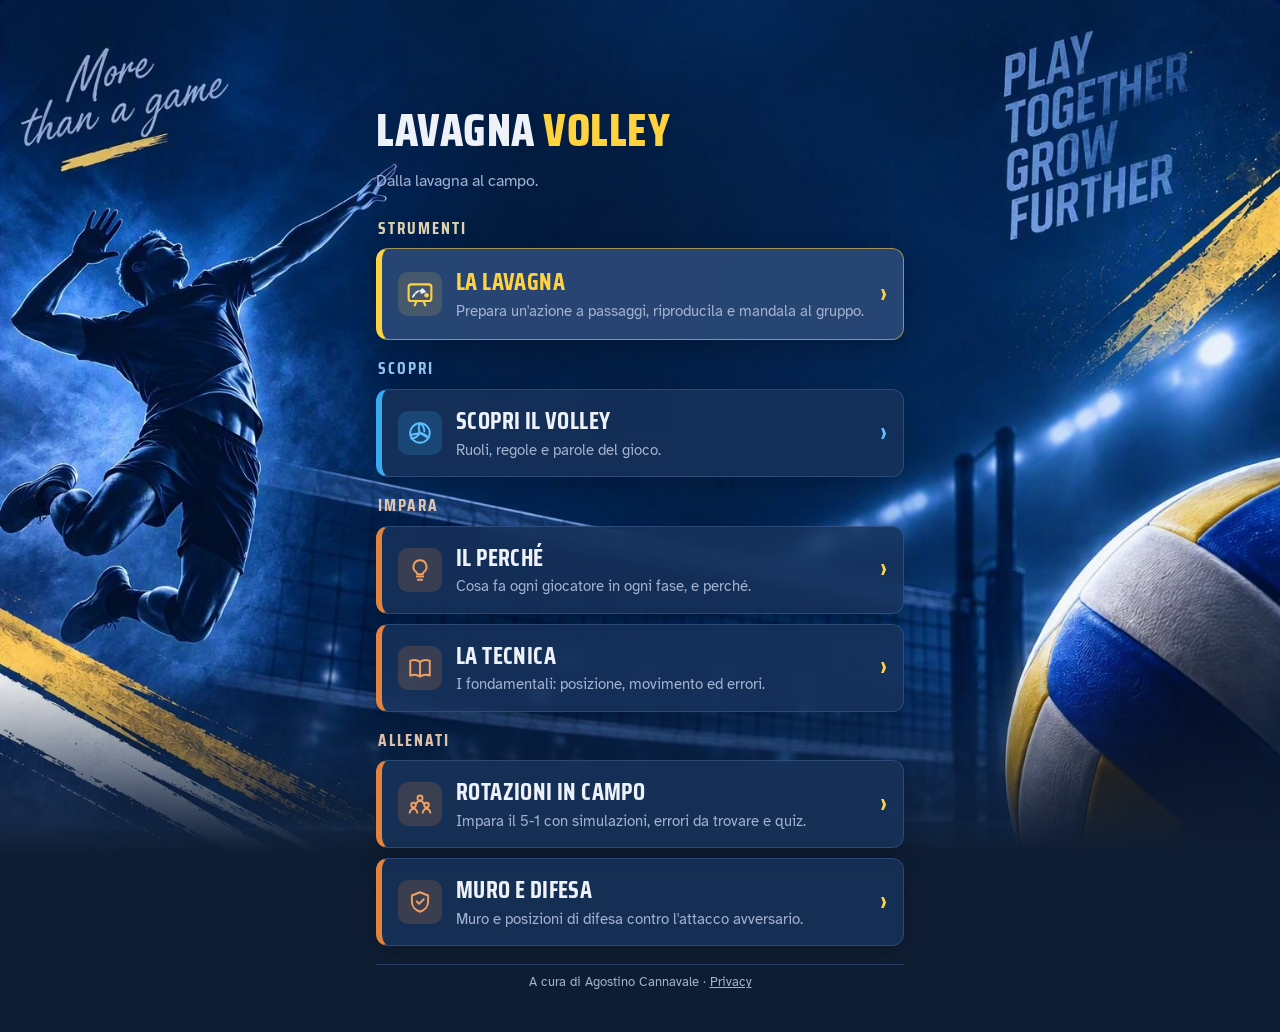
<file: index.html>
<!DOCTYPE html>
<html lang="it">
<head>
<meta charset="utf-8">
<meta name="viewport" content="width=device-width, initial-scale=1">
<title>Lavagna Volley</title>
<link rel="stylesheet" href="fonts/fonts.css">
<meta name="description" content="Dalla lavagna al campo: ruoli, regole, tecnica, rotazioni e una lavagna tattica per il gruppo.">
<meta name="theme-color" content="#0b1426">
<link rel="icon" href="favicon.svg" type="image/svg+xml">
<link rel="icon" href="favicon-32.png" sizes="32x32" type="image/png">
<link rel="apple-touch-icon" href="apple-touch-icon.png">
<link rel="manifest" href="manifest.webmanifest">
<meta property="og:type" content="website">
<meta property="og:site_name" content="Lavagna Volley">
<meta property="og:locale" content="it_IT">
<meta property="og:title" content="Lavagna Volley">
<meta property="og:description" content="Dalla lavagna al campo: ruoli, regole, tecnica, rotazioni e una lavagna tattica per il gruppo.">
<meta property="og:url" content="https://neoramses14031984.github.io/lavagna-volley/">
<meta property="og:image" content="https://neoramses14031984.github.io/lavagna-volley/og-image.jpg">
<meta property="og:image:width" content="1200">
<meta property="og:image:height" content="630">
<meta property="og:image:alt" content="Lavagna Volley: dalla lavagna al campo">
<meta name="twitter:card" content="summary_large_image">
<style>
:root{
  --night:#0f1d33; --panel:#172a4b; --line:#2a4069; --text:#eef2f8; --muted:#a3b3cf;
  --court:#e2843f; --ball:#ffd23f;
  --display:"Saira Condensed","Arial Narrow",sans-serif;
  --body:"Atkinson Hyperlegible",system-ui,-apple-system,"Segoe UI",sans-serif;
  color-scheme:dark;
}
*{box-sizing:border-box}
html,body{margin:0}
body{background:var(--night);color:var(--text);font-family:var(--body);line-height:1.45;min-height:100vh}


.wrap{max-width:560px;margin:0 auto;padding:28px 16px 40px;display:flex;flex-direction:column;gap:18px}
h1{font-family:var(--display);font-weight:800;font-size:46px;line-height:.95;margin:0;text-transform:uppercase;letter-spacing:.5px}
h1 span{color:var(--ball)}
p{margin:0}
.sub{color:var(--muted)}
.list{display:flex;flex-direction:column;gap:12px}
.group{display:flex;flex-direction:column;gap:10px}
.glabel{font-family:var(--display);font-weight:700;font-size:17px;letter-spacing:2px;text-transform:uppercase;color:#f5d3b3;opacity:.9;margin:4px 0 -2px 2px}
.glabel.gy{color:#f3e7b8}
.glabel.gb{color:#9fd6ff}
a.item .ico{flex:0 0 auto;width:44px;height:44px;border-radius:10px;background:rgba(226,132,63,.18);display:flex;align-items:center;justify-content:center}
a.item.blue{border-left-color:#38aaf0}
a.item.blue .ico{background:rgba(56,170,240,.18)}
a.item.blue .go{color:#5cc0ff}
a.item{display:flex;gap:14px;align-items:center;text-decoration:none;color:var(--text);background:rgba(24,51,91,.82);-webkit-backdrop-filter:blur(7px);backdrop-filter:blur(7px);box-shadow:0 8px 25px rgba(0,0,0,.18);border:1px solid rgba(115,155,215,.25);border-left:6px solid var(--court);border-radius:12px;padding:14px 16px;transition:transform .18s ease,border-color .18s ease,box-shadow .18s ease}
a.item .go{transition:transform .18s ease}
a.item:hover,a.item:focus-visible,a.item:active{transform:translateY(-3px);border-color:var(--ball);box-shadow:0 12px 30px rgba(0,0,0,.25),0 0 18px rgba(255,210,63,.22);outline:none}
a.item:hover .go,a.item:focus-visible .go,a.item:active .go{transform:translateX(4px)}
a.item.star{background:rgba(44,74,120,.9);border-color:rgba(255,210,63,.55);border-left-color:var(--ball);padding:16px 16px}
a.item.star .ico{background:rgba(255,210,63,.14)}
a.item.star b{color:var(--ball)}
@media (prefers-reduced-motion:reduce){a.item,a.item .go{transition:none}a.item:hover,a.item:focus-visible,a.item:active{transform:none}a.item:hover .go,a.item:focus-visible .go,a.item:active .go{transform:none}}
a.item b{display:block;font-family:var(--display);font-size:24px;text-transform:uppercase;letter-spacing:.4px}
a.item small{color:var(--muted);font-size:15px}
a.item .go{margin-left:auto;font-family:var(--display);font-size:28px;color:var(--ball)}
footer{color:var(--muted);font-size:13px;text-align:center;border-top:1px solid var(--line);padding-top:8px}
body{position:relative}
.hero{position:absolute;top:0;left:0;right:0;z-index:-1;line-height:0}
.hero img{display:block;width:100%;height:auto}
.hero::after{content:"";position:absolute;inset:0;background:
  radial-gradient(ellipse 26% 34% at 50% 30%, rgba(5,20,45,.50), rgba(5,20,45,0) 80%),
  linear-gradient(180deg, rgba(15,29,51,0) 78%, #0f1d33 100%)}
.wrap{padding-top:clamp(28px,8.5vw,150px)}
@media (max-width:700px){
  .hero{position:relative;z-index:auto;margin:0 -16px}
  .hero::after{background:linear-gradient(180deg, rgba(15,29,51,0) 72%, #0f1d33 100%)}
  .wrap{padding-top:0 !important;gap:14px}
  h1{text-align:center;margin-top:-6px}
  .sub{text-align:center}
}
</style>
</head>
<body>
<div class="wrap">
  <div class="hero" aria-hidden="true"><img src="volley-bg.jpg" alt=""></div>
  <h1>Lavagna <span>Volley</span></h1>
  <p class="sub">Dalla lavagna al campo.</p>
  <div class="list">
    <div class="group">
      <p class="glabel gy">Strumenti</p>
      <a class="item star" href="lavagna/">
        <span class="ico" aria-hidden="true"><svg viewBox="0 0 32 32" width="28" height="28"><rect x="3" y="5" width="26" height="19" rx="3" fill="none" stroke="#ffd23f" stroke-width="2.4"/><path d="M8 19 Q13 10 20 13" fill="none" stroke="#eef2f8" stroke-width="2.2" stroke-dasharray="3 2.5" stroke-linecap="round"/><path d="M18.5 10.5 L21.5 13.3 L17.6 14.6" fill="none" stroke="#eef2f8" stroke-width="2.2" stroke-linecap="round" stroke-linejoin="round"/><circle cx="23.5" cy="17.5" r="2.6" fill="#ffd23f"/><path d="M12 24 L10 29 M20 24 L22 29" stroke="#ffd23f" stroke-width="2.4" stroke-linecap="round"/></svg></span>
        <div><b>La lavagna</b><small>Prepara un'azione a passaggi, riproducila e mandala al gruppo.</small></div>
        <span class="go" aria-hidden="true">›</span>
      </a>
    </div>
    <div class="group">
      <p class="glabel gb">Scopri</p>
      <a class="item blue" href="scopri/">
        <span class="ico" aria-hidden="true"><svg viewBox="0 0 24 24" width="26" height="26" fill="none" stroke="#5cc0ff" stroke-width="1.8" stroke-linecap="round" stroke-linejoin="round"><circle cx="12" cy="12" r="9"/><path d="M12 3a9 9 0 0 1 4 7.5M12 12l7.6 4.6M12 12l-8.7 1.8M12 12c-1.5-3-1.4-6.3 0-9M12 12c3.3.4 6 2.3 7.6 4.6M12 12c-1.7 2.9-4.6 4.8-8 5"/></svg></span>
        <div><b>Scopri il volley</b><small>Ruoli, regole e parole del gioco.</small></div>
        <span class="go" aria-hidden="true">›</span>
      </a>
    </div>
    <div class="group">
      <p class="glabel">Impara</p>
      <a class="item" href="il-perche/">
        <span class="ico" aria-hidden="true"><svg viewBox="0 0 24 24" width="26" height="26" fill="none" stroke="#f0a060" stroke-width="1.8" stroke-linecap="round" stroke-linejoin="round"><path d="M9 18h6M10 21h4"/><path d="M12 3a6 6 0 0 0-3.6 10.8c.6.5 1 1.2 1 2V16h5.2v-.2c0-.8.4-1.5 1-2A6 6 0 0 0 12 3z"/></svg></span>
        <div><b>Il perché</b><small>Cosa fa ogni giocatore in ogni fase, e perché.</small></div>
        <span class="go" aria-hidden="true">›</span>
      </a>
      <a class="item" href="tecnica/">
        <span class="ico" aria-hidden="true"><svg viewBox="0 0 24 24" width="26" height="26" fill="none" stroke="#f0a060" stroke-width="1.8" stroke-linecap="round" stroke-linejoin="round"><path d="M3 5.5c3-1.2 6-1.2 9 .8 3-2 6-2 9-.8V19c-3-1.2-6-1.2-9 .8-3-2-6-2-9-.8z"/><path d="M12 6.3v13.5"/></svg></span>
        <div><b>La tecnica</b><small>I fondamentali: posizione, movimento ed errori.</small></div>
        <span class="go" aria-hidden="true">›</span>
      </a>
    </div>
    <div class="group">
      <p class="glabel">Allenati</p>
      <a class="item" href="rotazioni-in-campo/">
        <span class="ico" aria-hidden="true"><svg viewBox="0 0 24 24" width="26" height="26" fill="none" stroke="#f0a060" stroke-width="1.8" stroke-linecap="round" stroke-linejoin="round"><circle cx="12" cy="6.5" r="2.3"/><circle cx="6" cy="13" r="2.1"/><circle cx="18" cy="13" r="2.1"/><path d="M8.5 11.5c.8-1.6 2-2.4 3.5-2.4s2.7.8 3.5 2.4M2.5 20c.6-2.4 2-3.6 3.5-3.6S8.9 17.6 9.5 20M14.5 20c.6-2.4 2-3.6 3.5-3.6s2.9 1.2 3.5 3.6"/></svg></span>
        <div><b>Rotazioni in campo</b><small>Impara il 5-1 con simulazioni, errori da trovare e quiz.</small></div>
        <span class="go" aria-hidden="true">›</span>
      </a>
      <a class="item" href="muro-e-difesa/">
        <span class="ico" aria-hidden="true"><svg viewBox="0 0 24 24" width="26" height="26" fill="none" stroke="#f0a060" stroke-width="1.8" stroke-linecap="round" stroke-linejoin="round"><path d="M12 3l7.5 3v5.5c0 4.6-3.2 8.2-7.5 9.5-4.3-1.3-7.5-4.9-7.5-9.5V6z"/><path d="M9 11.5l2.2 2.2L15.5 9.5"/></svg></span>
        <div><b>Muro e difesa</b><small>Muro e posizioni di difesa contro l'attacco avversario.</small></div>
        <span class="go" aria-hidden="true">›</span>
      </a>
    </div>
  </div>
  <footer>A cura di Agostino Cannavale · <a href="privacy/" style="color:inherit">Privacy</a></footer>
</div>
</body>
</html>
</file>
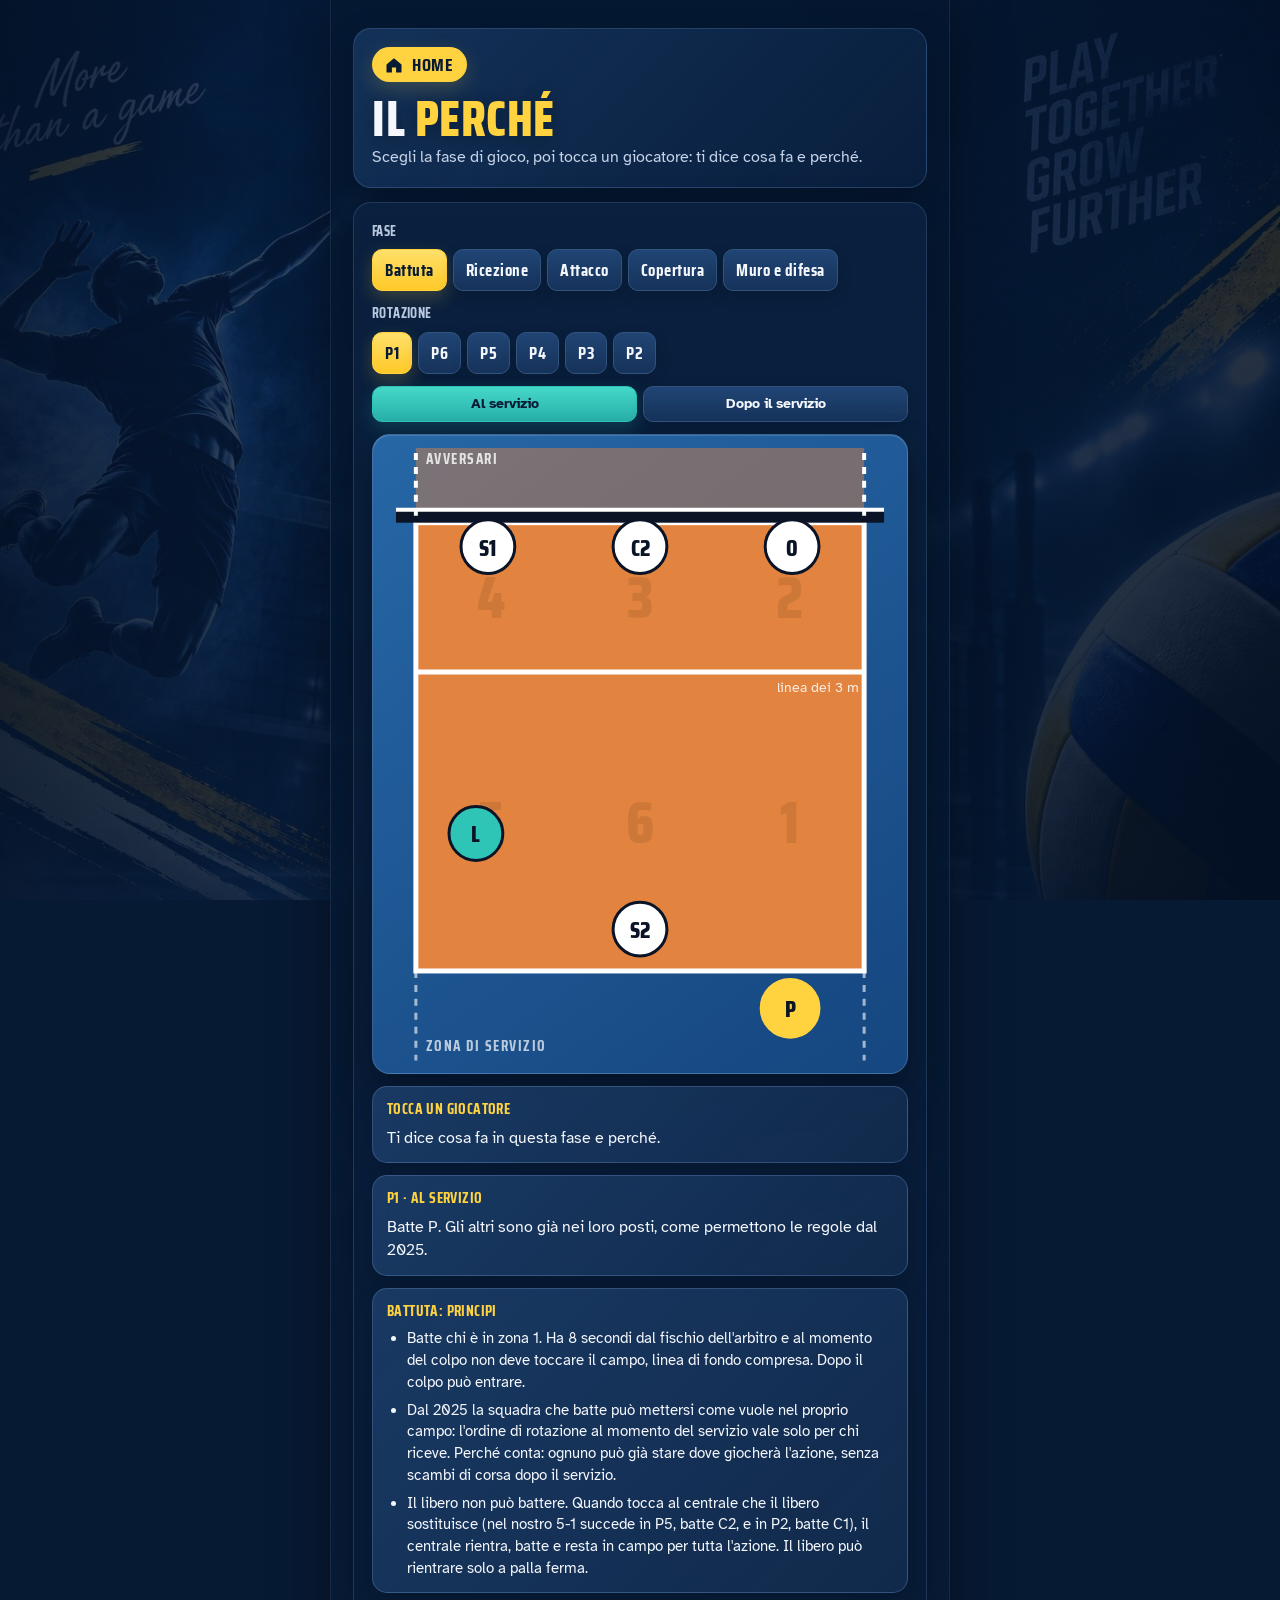
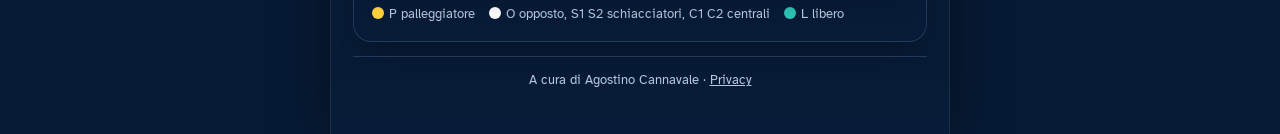
<file: il-perche/index.html>
<!DOCTYPE html>
<html lang="it">
<head>
<meta charset="utf-8">
<meta name="viewport" content="width=device-width, initial-scale=1">
<title>Il perché</title>
<link rel="stylesheet" href="../fonts/fonts.css">
<meta name="description" content="Cosa fa ogni giocatore in ogni fase, e perché.">
<meta name="theme-color" content="#0b1426">
<link rel="icon" href="../favicon.svg" type="image/svg+xml">
<link rel="icon" href="../favicon-32.png" sizes="32x32" type="image/png">
<link rel="apple-touch-icon" href="../apple-touch-icon.png">
<link rel="manifest" href="../manifest.webmanifest">
<meta property="og:type" content="website">
<meta property="og:site_name" content="Lavagna Volley">
<meta property="og:locale" content="it_IT">
<meta property="og:title" content="Il perché · Lavagna Volley">
<meta property="og:description" content="Cosa fa ogni giocatore in ogni fase, e perché.">
<meta property="og:url" content="https://neoramses14031984.github.io/lavagna-volley/il-perche/">
<meta property="og:image" content="https://neoramses14031984.github.io/lavagna-volley/og-image.jpg">
<meta property="og:image:width" content="1200">
<meta property="og:image:height" content="630">
<meta property="og:image:alt" content="Lavagna Volley: dalla lavagna al campo">
<meta name="twitter:card" content="summary_large_image">
<style>
:root{
  --night:#0f1d33;
  --panel:#172a4b;
  --line:#2a4069;
  --text:#eef2f8;
  --muted:#a3b3cf;
  --court:#e2843f;
  --freezone:#2563a8;
  --ball:#ffd23f;
  --libero:#2ec4b6;
  --good:#4cc38a;
  --bad:#ff6b6b;
  --display:"Saira Condensed","Arial Narrow",sans-serif;
  --body:"Atkinson Hyperlegible",system-ui,-apple-system,"Segoe UI",sans-serif;
  color-scheme:dark;
}
*{box-sizing:border-box}
html,body{margin:0}
body{background:var(--night);color:var(--text);font-family:var(--body);font-size:16px;line-height:1.45;-webkit-text-size-adjust:100%}
.wrap{max-width:560px;margin:0 auto;padding:16px 16px 40px;display:flex;flex-direction:column;gap:14px}
header{display:flex;flex-direction:column;gap:2px}
a.home{align-self:flex-start;display:inline-flex;align-items:center;gap:8px;font-family:var(--display);font-weight:700;font-size:18px;text-transform:uppercase;letter-spacing:.5px;color:var(--night);background:var(--ball);text-decoration:none;border-radius:10px;padding:8px 14px 7px 12px;margin-bottom:10px;line-height:1}
a.home:hover{filter:brightness(1.06)}
a.home:focus-visible{outline:3px solid var(--libero);outline-offset:2px}
h1{font-family:var(--display);font-weight:800;font-size:40px;line-height:1;margin:0;letter-spacing:.5px;text-transform:uppercase;text-wrap:balance}
h1 span{color:var(--ball)}
.sub{color:var(--muted);font-size:15px;margin:0}
nav{display:grid;grid-template-columns:repeat(5,1fr);gap:5px;position:sticky;top:0;z-index:5;background:var(--night);padding:8px 0}
nav a{font-family:var(--display);font-weight:700;font-size:15px;text-transform:uppercase;letter-spacing:.4px;text-align:center;text-decoration:none;color:var(--muted);background:var(--panel);border:1px solid var(--line);border-radius:10px;padding:9px 4px;line-height:1.05}
nav a[aria-current="page"]{color:var(--night);background:var(--ball);border-color:var(--ball)}
nav a:focus-visible,button:focus-visible{outline:3px solid var(--libero);outline-offset:2px}
section[hidden]{display:none}
section{display:flex;flex-direction:column;gap:12px}
h2{font-family:var(--display);font-weight:700;font-size:26px;text-transform:uppercase;margin:0;line-height:1.05}
.lead{margin:0;color:var(--muted)}
.chips{display:flex;flex-wrap:wrap;gap:6px}
button{font-family:var(--body);font-size:15px;font-weight:700;color:var(--text);background:var(--panel);border:1px solid var(--line);border-radius:10px;padding:10px 14px;cursor:pointer;touch-action:manipulation}
button.chip{padding:7px 12px;font-family:var(--display);font-size:17px;letter-spacing:.5px}
button.chip[aria-pressed="true"]{background:var(--ball);color:var(--night);border-color:var(--ball)}
button.primary{background:var(--ball);color:var(--night);border-color:var(--ball)}
button:disabled{opacity:.45;cursor:default}
.row{display:flex;gap:8px;flex-wrap:wrap}
.row button{flex:1 1 auto}
.stage{display:grid;grid-template-columns:repeat(3,1fr);gap:6px}
.stage button{padding:9px 6px;font-size:14px;line-height:1.15}
.stage button[aria-pressed="true"]{background:var(--libero);color:var(--night);border-color:var(--libero)}
.courtbox{background:var(--freezone);border-radius:14px;padding:6px;box-shadow:0 10px 30px rgba(0,0,0,.35)}
svg.court{display:block;width:100%;height:auto;user-select:none;-webkit-user-select:none}
svg.drag{touch-action:none}
.tok{transition:transform .75s cubic-bezier(.45,.05,.25,1),opacity .5s}
.tok.dragging{transition:none}
.tok circle{stroke-width:6}
.tok text{font-family:var(--display);font-weight:800;font-size:46px;text-anchor:middle;dominant-baseline:central;pointer-events:none}
.tok.hit circle{stroke:var(--bad);stroke-width:14}
.tok.ok circle{stroke:var(--good);stroke-width:14}
.card{background:var(--panel);border:1px solid var(--line);border-radius:12px;padding:12px 14px;display:flex;flex-direction:column;gap:6px}
.card p{margin:0}
.card .k{font-family:var(--display);font-weight:700;text-transform:uppercase;letter-spacing:.4px;color:var(--ball);font-size:15px}
.lines{display:grid;grid-template-columns:auto 1fr;gap:3px 10px;font-size:15px}
.lines b{font-family:var(--display);font-weight:700;color:var(--muted);text-transform:uppercase;letter-spacing:.3px}
.zonegrid{display:grid;grid-template-columns:repeat(3,1fr);gap:4px;font-size:14px;text-align:center}
.zonegrid div{background:var(--night);border-radius:8px;padding:5px 2px}
.zonegrid small{display:block;color:var(--muted);font-size:12px}
.zonegrid strong{font-family:var(--display);font-size:20px}
.score{display:flex;justify-content:space-between;font-family:var(--display);font-size:20px;font-weight:700;text-transform:uppercase}
.score span:last-child{color:var(--ball)}
.feedback{border-left:5px solid var(--line)}
.feedback.good{border-left-color:var(--good)}
.feedback.bad{border-left-color:var(--bad)}
.feedback .verdict{font-family:var(--display);font-size:22px;font-weight:800;text-transform:uppercase}
.feedback.good .verdict{color:var(--good)}
.feedback.bad .verdict{color:var(--bad)}
.opts{display:flex;flex-direction:column;gap:8px}
.opts button{text-align:left;font-weight:400;padding:12px 14px}
.opts button.right{border-color:var(--good);background:rgba(76,195,138,.18)}
.opts button.wrong{border-color:var(--bad);background:rgba(255,107,107,.16)}
.q{font-size:18px;font-weight:700;margin:0}
.legend{display:flex;flex-wrap:wrap;gap:6px 14px;font-size:13px;color:var(--muted)}
.legend i{display:inline-block;width:12px;height:12px;border-radius:50%;margin-right:5px;vertical-align:-1px}
.save{display:flex;gap:8px;flex-wrap:wrap}
.save input{flex:1 1 160px;font:inherit;font-size:16px;color:var(--text);background:var(--night);border:1px solid var(--line);border-radius:10px;padding:10px 12px}
.save input:focus-visible{outline:3px solid var(--libero);outline-offset:1px}
.board{width:100%;border-collapse:collapse;font-size:15px}
.board th{font-family:var(--display);text-transform:uppercase;letter-spacing:.3px;color:var(--muted);text-align:left;font-weight:700;padding:4px 6px;border-bottom:1px solid var(--line)}
.board td{padding:7px 6px;border-bottom:1px solid var(--line);font-variant-numeric:tabular-nums}
.board td.n{text-align:right;font-family:var(--display);font-size:20px;font-weight:800;color:var(--ball)}
.board tr:first-child td{font-weight:700}
footer{color:var(--muted);font-size:13px;text-align:center;padding-top:6px;border-top:1px solid var(--line)}
@media (prefers-reduced-motion:reduce){.tok{transition:none}}
</style>

<style id="visual-restyling-only">
:root{--night:#071a34;--panel:#112b4e;--line:#31547f;--text:#f4f7fc;--muted:#b8c8df;--ball:#ffd23f;--libero:#2ec4b6}
html{min-height:100%;background:#071a34}
body{min-height:100vh;background-color:#071a34;background-image:linear-gradient(90deg,rgba(4,18,38,.84),rgba(7,26,52,.59) 29%,rgba(7,26,52,.74) 52%,rgba(3,15,33,.79)),linear-gradient(180deg,rgba(6,22,45,.15),rgba(6,22,45,.58)),url("../volley-bg.jpg");background-size:cover;background-position:center top;background-repeat:no-repeat;background-attachment:fixed}
.wrap{position:relative;max-width:620px;min-height:100vh;padding:28px 22px 44px;background:linear-gradient(180deg,rgba(5,23,47,.70),rgba(8,29,57,.84));border-left:1px solid rgba(255,255,255,.08);border-right:1px solid rgba(255,255,255,.08);box-shadow:0 0 55px rgba(0,0,0,.4);backdrop-filter:blur(8px);-webkit-backdrop-filter:blur(8px)}
header{padding:18px;border:1px solid rgba(129,171,230,.22);border-radius:18px;background:linear-gradient(135deg,rgba(22,53,94,.88),rgba(11,34,65,.72));box-shadow:0 14px 35px rgba(0,0,0,.22)}
a.home{border-radius:999px;box-shadow:0 7px 20px rgba(255,210,63,.18);transition:transform .18s ease,filter .18s ease,box-shadow .18s ease}a.home:hover{transform:translateY(-1px);box-shadow:0 10px 24px rgba(255,210,63,.25)}
h1{font-size:clamp(38px,8vw,50px);text-shadow:0 3px 18px rgba(0,0,0,.28)}.sub{font-size:16px;color:#c5d3e8}
nav{top:8px;padding:8px;border:1px solid rgba(129,171,230,.22);border-radius:16px;background:rgba(7,25,51,.88);box-shadow:0 12px 30px rgba(0,0,0,.25);backdrop-filter:blur(12px);-webkit-backdrop-filter:blur(12px)}
nav a{border-radius:11px;background:rgba(29,63,108,.72);transition:transform .16s ease,background .16s ease,border-color .16s ease}nav a:hover{transform:translateY(-1px);background:rgba(39,81,137,.9);color:#fff}nav a[aria-current="page"]{box-shadow:0 6px 18px rgba(255,210,63,.18)}
section:not([hidden]){padding:18px;border:1px solid rgba(129,171,230,.20);border-radius:18px;background:linear-gradient(180deg,rgba(11,34,65,.84),rgba(8,28,55,.91));box-shadow:0 16px 40px rgba(0,0,0,.25)}
h2{font-size:30px;color:#fff}
button{background:linear-gradient(180deg,rgba(33,70,118,.97),rgba(22,51,91,.97));box-shadow:0 6px 15px rgba(0,0,0,.14);transition:transform .16s ease,filter .16s ease,border-color .16s ease}button:hover:not(:disabled){transform:translateY(-1px);filter:brightness(1.08);border-color:rgba(255,255,255,.3)}button:active:not(:disabled){transform:translateY(0)}
button.primary,button.chip[aria-pressed="true"]{background:linear-gradient(180deg,#ffe06a,#ffc928);box-shadow:0 7px 18px rgba(255,210,63,.2)}.stage button[aria-pressed="true"]{background:linear-gradient(180deg,#45d8c8,#28afaa);box-shadow:0 7px 18px rgba(46,196,182,.18)}
.card{background:linear-gradient(135deg,rgba(28,61,104,.9),rgba(18,44,79,.85));border-color:rgba(134,177,235,.27);border-radius:15px;box-shadow:0 10px 25px rgba(0,0,0,.16);backdrop-filter:blur(7px);-webkit-backdrop-filter:blur(7px)}
.courtbox{padding:8px;border:1px solid rgba(255,255,255,.14);border-radius:18px;background:linear-gradient(145deg,rgba(41,108,173,.94),rgba(22,72,131,.96));box-shadow:0 18px 38px rgba(0,0,0,.33),inset 0 1px 0 rgba(255,255,255,.14);overflow:hidden}
.save input{background:rgba(4,20,42,.72);border-color:rgba(132,174,232,.28)}footer{padding:14px 8px 0;border-top-color:rgba(129,171,230,.22);color:#b9c8de}
@media(max-width:700px){body{background-position:36% top;background-attachment:scroll}.wrap{max-width:none;padding:12px 10px 30px;border:0;background:linear-gradient(180deg,rgba(5,22,45,.87),rgba(7,27,53,.94));backdrop-filter:blur(5px);-webkit-backdrop-filter:blur(5px)}header,section:not([hidden]){padding:14px;border-radius:15px}nav{top:4px;gap:4px;padding:6px}nav a{font-size:13px;padding:9px 2px}h1{font-size:39px}h2{font-size:27px}}
@media(max-width:420px){nav{grid-template-columns:repeat(5,minmax(0,1fr))}nav a{font-size:12px;letter-spacing:0}.lines{grid-template-columns:1fr;gap:1px}.lines span{margin-bottom:7px}}
@media(prefers-reduced-motion:reduce){a.home,nav a,button{transition:none}}
</style>

<style>
.ctrl{display:flex;flex-direction:column;gap:8px}
.ctrl .k{font-family:var(--display);font-weight:700;text-transform:uppercase;letter-spacing:.4px;color:var(--muted);font-size:14px;margin:0}
[hidden]{display:none !important}
.tok{cursor:pointer}
.tok.near circle{stroke:var(--libero);stroke-width:14}
.tok.far circle{stroke:#8aa0c2;stroke-width:14;stroke-dasharray:14 10}
.tok.att circle{stroke:var(--ball);stroke-width:14}
.tok.ghost{opacity:.35}
.tok.off{opacity:0;pointer-events:none}
.tok.sel circle{stroke:#ffffff;stroke-width:16;stroke-dasharray:none}
.tok.opp{cursor:default}
ul.pr{margin:0;padding-left:20px;display:flex;flex-direction:column;gap:6px;font-size:15px}
.why{color:var(--text)}
.why b{color:var(--ball);font-family:var(--display);text-transform:uppercase;letter-spacing:.3px;font-weight:700}
#who .k{margin:0}
</style>
</head>
<body>
<div class="wrap">
  <header>
    <a class="home" href="https://neoramses14031984.github.io/lavagna-volley/" aria-label="Torna alla home di Lavagna Volley"><svg viewBox="0 0 24 24" width="20" height="20" aria-hidden="true"><path d="M3 11.5 12 4l9 7.5V20a1 1 0 0 1-1 1h-5.5v-6h-5v6H4a1 1 0 0 1-1-1z" fill="currentColor"/></svg>Home</a>
    <h1>Il <span>perché</span></h1>
    <p class="sub">Scegli la fase di gioco, poi tocca un giocatore: ti dice cosa fa e perché.</p>
  </header>

  <section aria-labelledby="t-why">
    <h2 id="t-why" hidden>Il perché</h2>
    <div class="ctrl"><p class="k">Fase</p><div class="chips" id="phaseChips" role="group" aria-label="Fase di gioco"></div></div>
    <div class="ctrl" id="rotBox"><p class="k">Rotazione</p><div class="chips" id="rotChips" role="group" aria-label="Rotazione"></div></div>
    <div class="ctrl" id="attBox"><p class="k" id="attK">Attacco</p><div class="chips" id="attChips" role="group" aria-label="Attacco"></div></div>
    <div class="stage" id="stageBox" role="group" aria-label="Momento"></div>
    <div class="courtbox"><svg class="court" id="svg" viewBox="-70 -160 1040 1250" role="img" aria-label="Campo con i giocatori: toccane uno per la spiegazione"></svg></div>
    <div class="card" id="who" aria-live="polite"></div>
    <div class="card" id="rotCard"></div>
    <div class="card" id="prCard"></div>
    <div class="legend" id="legend"></div>
  </section>

  <footer>A cura di Agostino Cannavale · <a href="../privacy/" style="color:inherit">Privacy</a></footer>
</div>

<script>
(function(){
"use strict";
const NS="http://www.w3.org/2000/svg";
const START={1:"P",2:"S1",3:"C2",4:"O",5:"S2",6:"C1"};
const SEQ=["P1","P6","P5","P4","P3","P2"];
const toCm=([fx,fy])=>[fx*900/224,fy*6];
function zonesOf(idx){ let z=Object.assign({},START); for(let i=0;i<idx;i++){ const n={}; for(const k in z){ const kk=+k; n[kk===1?6:kk-1]=z[k]; } z=n; } return z; }
function liberoFor(z){ return [5,6,1].map(k=>z[k]).find(p=>p[0]==="C"); }
function shownZones(idx){ const z=zonesOf(idx), c=liberoFor(z), s={}; for(const k in z){ s[k]=([5,6,1].includes(+k)&&z[k]===c)?"L":z[k]; } return s; }
function zoneOf(idx,id){ const z=shownZones(idx); for(const k in z) if(z[k]===id) return +k; return null; }
function defIds(idx){
  const z=shownZones(idx), front=[4,3,2].map(k=>z[k]), back=[5,6,1].map(k=>z[k]);
  const sf=front.find(p=>p[0]==="S"), cf=front.find(p=>p[0]==="C"), sb=back.find(p=>p[0]==="S");
  const avanti=front.includes("P");
  return {F4:sf,F3:cf,F2:avanti?"P":"O",B5:"L",B6:sb,B1:avanti?"O":"P"};
}
const SLOTS=["F4","F3","F2","B5","B6","B1"];
const SLOTZONE={F4:4,F3:3,F2:2,B5:5,B6:6,B1:1};
const WAIT={F4:[36,8],F3:[112,8],F2:[188,8],B5:[30,104],B6:[112,136],B1:[194,104]};
const NAMES={P:"il palleggiatore",O:"l'opposto",S1:"lo schiacciatore S1",S2:"lo schiacciatore S2",C1:"il centrale C1",C2:"il centrale C2",L:"il libero"};
const cap=s=>s.charAt(0).toUpperCase()+s.slice(1);

const RECV={
  P1:{O:[30,18],C2:[100,18],S1:[166,96],P:[206,122],L:[112,116],S2:[40,104]},
  P6:{S2:[36,96],O:[106,16],C2:[192,18],P:[128,46],L:[96,116],S1:[184,108]},
  P5:{C1:[36,14],P:[24,42],S2:[78,100],O:[192,18],S1:[124,116],L:[186,104]},
  P4:{P:[14,12],C1:[30,30],S2:[48,98],S1:[112,110],L:[180,104],O:[208,132]},
  P3:{P:[108,16],C1:[190,16],S1:[36,98],L:[90,116],O:[140,132],S2:[190,104]},
  P2:{C2:[30,16],S1:[74,100],P:[160,16],O:[20,132],S2:[124,118],L:[186,106]}
};
const RECEIVERS={P1:["S2","L","S1"],P6:["S2","L","S1"],P5:["S2","S1","L"],P4:["S2","S1","L"],P3:["S1","L","S2"],P2:["S1","S2","L"]};
const AT={left:[6,62],mid:[128,40],right:[218,60],pipe:[112,82],back1:[205,80],cover:[64,116],set:[152,20]};
const ATTACK={
  P1:{P:"set",O:"left",C2:"mid",S1:"right",S2:"pipe",L:"cover"},
  P6:{P:"set",S2:"left",C2:"mid",O:"right",S1:"pipe",L:"cover"},
  P5:{P:"set",S2:"left",C1:"mid",O:"right",S1:"pipe",L:"cover"},
  P4:{P:"set",S2:"left",C1:"mid",O:"back1",S1:"pipe",L:"cover"},
  P3:{P:"set",S1:"left",C1:"mid",O:"back1",S2:"pipe",L:"cover"},
  P2:{P:"set",S1:"left",C2:"mid",O:"back1",S2:"pipe",L:"cover"}
};
const VIA={P2:{O:[200,136]}};
const DEF={
  "4":{F4:[44,50],F3:[160,7],F2:[190,7],B5:[24,96],B6:[100,138],B1:[206,92]},
  "3":{F4:[56,10],F3:[112,7],F2:[168,10],B5:[32,94],B6:[112,138],B1:[192,94]},
  "2":{F4:[34,7],F3:[64,7],F2:[180,50],B5:[18,92],B6:[124,138],B1:[200,96]}
};
const ATTPOS={"4":[196,-17],"3":[112,-17],"2":[28,-17]};
const SHOTS={"4":[[212,128],[22,128],[56,46]],"3":[[40,124],[184,124],[112,132]],"2":[[12,128],[202,128],[168,46]]};

const TXT={
battuta:{
  pr:["Batte chi è in zona 1. Ha 8 secondi dal fischio dell'arbitro e al momento del colpo non deve toccare il campo, linea di fondo compresa. Dopo il colpo può entrare.",
      "Dal 2025 la squadra che batte può mettersi come vuole nel proprio campo: l'ordine di rotazione al momento del servizio vale solo per chi riceve. Perché conta: ognuno può già stare dove giocherà l'azione, senza scambi di corsa dopo il servizio.",
      "Il libero non può battere. Quando tocca al centrale che il libero sostituisce (nel nostro 5-1 succede in P5, batte C2, e in P2, batte C1), il centrale rientra, batte e resta in campo per tutta l'azione. Il libero può rientrare solo a palla ferma."],
  server:"Prima di tutto la palla deve entrare: un errore in battuta è un punto regalato. Poi deve rendere difficile la ricezione: tra due ricevitori, su chi riceve peggio, lunga nell'angolo di zona 1 o 5, oppure corta davanti ai 3 metri.",
  F4:["è in zona 4, già a rete nel posto di muro","è il posto da cui attacca quando recuperiamo la palla."],
  F3:["è in zona 3, già a rete nel posto di muro","da lì arriva sia in zona 4 sia in zona 2 per chiudere il muro, e mura il primo tempo."],
  F2P:["è in zona 2, a rete","così il palleggiatore è già vicino al punto di alzata."],
  F2O:["è in zona 2, a rete nel posto di muro","l'attacco avversario arriva dopo pochi secondi e chi è già al suo posto è pronto a murare."],
  B1P:["è in zona 1","da lì la corsa verso il punto di alzata è la più corta."],
  B1O:["è in zona 1, il suo posto in seconda linea","difende la sua zona e da lì può attaccare da dietro i 3 metri."],
  B6:["è in zona 6","copre il fondo e da lì può attaccare la pipe."],
  B5:["è in zona 5","lì arriva la diagonale da zona 4 avversaria, l'attacco più frequente, e ci va il difensore migliore."],
  out:"Il libero non può battere: esce mentre batte il centrale e rientra solo a palla ferma."
},
ricezione:{
  pr:["Al colpo di servizio chi riceve deve rispettare l'ordine di rotazione. Ogni avanti è più vicino alla rete del suo difensore (4 con 5, 3 con 6, 2 con 1), e in ogni linea si sta in ordine da sinistra a destra (4, 3, 2 davanti e 5, 6, 1 dietro). Conta dove sono i piedi.",
      "Appena l'avversario colpisce la palla in battuta ci si può muovere liberamente. Prima no: sarebbe fallo di posizione.",
      "Ricevono in 3: i due schiacciatori e il libero. Perché: il campo si divide in tre corsie e ognuno ne copre una. Meglio tre bravi in ricezione che sei che si ostacolano.",
      "Non ricevono il palleggiatore, perché deve alzare (se riceve lui, non c'è chi alza), l'opposto, che si concentra sull'attacco, e il centrale a rete, che si prepara al primo tempo. Si nascondono: a rete o in un angolo, fuori dalla traiettoria della battuta.",
      "I ricevitori stanno in linea a circa 6 metri dalla rete. Perché: una battuta corta si prende correndo in avanti, cosa più facile che correre all'indietro su una battuta lunga."],
  rot:{P1:"Il palleggiatore è in fondo a destra, dietro S1. Ricevono S2, L e S1: S1 è di prima linea in zona 2 ma arretra a ricevere, perché gli schiacciatori ricevono sempre. Il palleggiatore parte da destra, il punto più vicino a quello di alzata. O e C2 restano a rete, fuori dalla ricezione.",
       P6:"Il palleggiatore è al centro, subito dietro O. Ricevono S2, L e S1. Dal centro va dritto verso la rete, appena a destra. O e C2 restano a rete.",
       P5:"Il palleggiatore è a sinistra, nascosto dietro C1 vicino alla rete. È la corsa più lunga: deve attraversare il campo fino al punto di alzata, per questo parte già avanti. Ricevono S2, S1 e L.",
       P4:"Il palleggiatore è a rete in zona 4, stretto a sinistra con C1. S2 scende a ricevere sul lato sinistro, S1 al centro e L a destra. O si nasconde nell'angolo in fondo a destra perché attaccherà da zona 1, dietro i 3 metri. Il palleggiatore scorre lungo la rete verso il punto di alzata.",
       P3:"Il palleggiatore è a rete al centro, a un passo dal punto di alzata. Ricevono S1, L e S2. O si nasconde in fondo al centro, dietro il palleggiatore, e attaccherà da zona 1.",
       P2:"Il palleggiatore è già a rete a destra, sul punto di alzata: è la rotazione più comoda per lui. Ricevono S1, S2 e L. O si nasconde in fondo a sinistra, dietro C2, poi passa dietro i ricevitori fino a zona 1 per attaccare."}
},
attacco:{
  pr:["Il palleggiatore va al punto di alzata: a rete, un po' a destra del centro. Perché: da lì alza in avanti in zona 4, al centro e dietro di sé in zona 2 con la stessa facilità. Per questo la ricezione va mandata lì, alta.",
      "Il centrale va sempre al centro, vicino al palleggiatore, per il primo tempo, anche quando parte da zona 2 o 4. Perché: il primo tempo è l'attacco più veloce, e anche quando non riceve la palla obbliga il centrale avversario a saltare con lui. Così gli schiacciatori trovano un muro con un giocatore in meno.",
      "Gli schiacciatori partono larghi e lontani dalla rete, a circa 3 o 4 metri, vicino alla linea laterale. Perché: servono tre passi di spazio per arrivare veloci al salto, e partendo da fuori si attacca verso il centro del campo, dove ci sono più angoli liberi.",
      "Chi attacca da seconda linea (pipe o zona 1) deve staccare dietro la linea dei 3 metri. Perché: un giocatore di seconda linea può colpire sopra la rete solo se stacca da dietro quella linea. In volo può atterrare oltre.",
      "In P1 si attacca da dove si è: O in 4 e S1 in 2. Ci si scambia (S1 in 4, O in 2) solo quando la nostra palla è passata di là e il gioco continua. Perché: scambiarsi subito costringe a correre incrociandosi proprio mentre arriva la ricezione.",
      "Chi non attacca va a coprire l'attaccante: lo vedi nella fase Copertura."],
  rot:{P1:"P alza partendo da zona 1, a destra. O attacca in 4, C2 primo tempo, S1 in 2, S2 pipe. È la rotazione più scomoda: lo schiacciatore S1 attacca dal lato destro, che non è il suo.",
       P6:"P alza entrando dal centro. S2 in 4, C2 primo tempo, O in 2, S1 pipe.",
       P5:"P fa la corsa più lunga, da sinistra. S2 in 4, C1 primo tempo, O in 2, S1 pipe.",
       P4:"Il palleggiatore è in prima linea, quindi davanti ci sono solo due attaccanti, S2 in 4 e C1 primo tempo. Per questo servono gli attacchi da seconda linea: O da zona 1 e S1 pipe.",
       P3:"Anche qui due attaccanti davanti, S1 in 4 e C1 primo tempo. O attacca da zona 1, S2 pipe.",
       P2:"S1 in 4, C2 primo tempo. O passa dietro i ricevitori e attacca da zona 1, S2 pipe. Il palleggiatore è già sul punto di alzata."},
  role:{set:["va al punto di alzata, a rete un po' a destra del centro","da lì alza in zona 4, al centro e dietro di sé in zona 2 con la stessa facilità."],
        mid:["fa il primo tempo, vicino al palleggiatore","il centrale va sempre al centro, da qualunque zona parta: anche quando non riceve la palla obbliga il centrale avversario a saltare con lui, e gli schiacciatori trovano un muro con un giocatore in meno."],
        left:["attacca in zona 4, partendo largo a circa 3 o 4 metri dalla rete","servono tre passi di spazio per arrivare veloce al salto, e da fuori si attacca verso il centro del campo, dove ci sono più angoli liberi."],
        right:["attacca in zona 2, partendo largo","servono tre passi di spazio per arrivare veloce al salto, e da fuori si attacca verso il centro del campo."],
        pipe:["attacca la pipe, da seconda linea al centro","deve staccare dietro la linea dei 3 metri: un giocatore di seconda linea può colpire sopra la rete solo se stacca da lì. In volo può atterrare oltre."],
        back1:["attacca da zona 1, dietro i 3 metri","è di seconda linea, quindi deve staccare dietro la linea dei 3 metri. In volo può atterrare oltre."],
        cover:["non attacca: copre l'attaccante","se il muro rimanda la palla nel nostro campo, qualcuno deve essere lì a recuperarla (lo vedi nella fase Copertura)."]}
},
copertura:{
  pr:["Perché si copre: il muro avversario spesso rimanda la palla nel nostro campo, vicino alla rete e in un attimo. Se nessuno è lì è punto loro. Con la copertura la palla murata diventa una seconda occasione per attaccare.",
      "Lo schema 3-2: tre giocatori vicini all'attaccante, a mezzo cerchio a circa 1,5-2 metri, e due più lontani che coprono il resto del campo.",
      "Ci si muove appena il palleggiatore alza: si capisce subito chi attacca, e tutti vanno verso di lui.",
      "Si sta bassi, fermi al momento del colpo, braccia pronte, e si guardano le mani del muro, non l'attaccante. Perché: la palla murata scende ripida e veloce, e chi è in piedi non fa in tempo ad abbassarsi.",
      "Vicini ma senza intralciare la rincorsa e l'atterraggio dell'attaccante.",
      "Chi recupera alza alta verso il centro del campo: così il palleggiatore, o chi è libero, può rigiocarla in attacco."]
},
difesa:{
  pr:["Possono murare solo i tre di prima linea. Il libero e i giocatori di seconda linea non possono murare né tentare il muro: sarebbe fallo.",
      "Il muro chiude una parte del campo: dietro le sue mani c'è la sua ombra, dove la palla difficilmente arriva. I difensori si mettono fuori dall'ombra, dove la palla può davvero arrivare.",
      "Muro aperto: se tra i due muranti resta più di un metro e mezzo, la palla passa in mezzo. In più i difensori, che si sono messi fuori dall'ombra di un muro chiuso, quel buco non lo coprono.",
      "Ci si sposta dall'attesa alla difesa quando parte l'alzata avversaria: l'alzata dice da dove arriverà l'attacco."],
  role:{
  "4":{F4:"si stacca dalla rete fino ai 3 metri sul lato sinistro: prende la diagonale stretta e i pallonetti",F3:"chiude il muro a due accanto al compagno, dal lato del centro",F2:"mura vicino all'asta di destra, davanti al braccio dell'attaccante",B5:"difende la diagonale lunga, sul lato sinistro",B6:"sta in fondo al campo, al centro: palle lunghe e palle toccate dal muro",B1:"difende la parallela sul lato destro, fuori dall'ombra del muro"},
  "3":{F4:"resta a rete accanto al centrale, pronto a chiudere se serve",F3:"mura da solo sul primo tempo, saltando quasi insieme all'attaccante",F2:"resta a rete accanto al centrale, pronto a chiudere se serve",B5:"difende sul lato sinistro",B6:"sta in fondo al campo, al centro",B1:"difende sul lato destro"},
  "2":{F4:"mura vicino all'asta di sinistra, davanti al braccio dell'attaccante",F3:"chiude il muro a due accanto al compagno, dal lato del centro",F2:"si stacca dalla rete fino ai 3 metri sul lato destro: prende la diagonale stretta e i pallonetti",B5:"difende la parallela sul lato sinistro, fuori dall'ombra del muro",B6:"sta in fondo al campo, al centro: palle lunghe e palle toccate dal muro",B1:"difende la diagonale lunga, sul lato destro"}},
  why:{
  "4":{F2:"ha davanti l'attaccante. Mettendo le mani davanti al suo braccio toglie il colpo più forte, e stando vicino all'asta non lascia spazio per far passare la palla tra muro e asta.",
       F3:"da solo un murante copre poco, in due si chiude una fetta più grande di campo. Se resta lontano dal compagno, tra le mani dei due si apre un buco da cui passa la palla.",
       F4:"l'attacco è lontano da lui, a muro non arriverebbe. Arretrando prende i colpi corti e angolati (diagonale stretta e pallonetti), che il muro non tocca e che dal fondo nessuno raggiunge in tempo.",
       B5:"per chi attacca da zona 4 è il colpo più naturale. Passa a fianco del muro e finisce nel nostro angolo in fondo a sinistra: se lì non c'è nessuno, è punto loro.",
       B6:"con il muro a rete e i difensori sui lati, il fondo del campo resta scoperto. Lì arrivano le palle spinte lunghe e quelle che toccano le mani del muro e volano dietro.",
       B1:"il muro chiude il colpo dritto ma non tutta la riga laterale, e l'attaccante può tirare lungo la linea. Sta fuori dall'ombra del muro: dietro il muro aspetterebbe una palla che il muro ha già fermato."},
  "2":{F4:"ha davanti l'attaccante. Mettendo le mani davanti al suo braccio toglie il colpo più forte, e stando vicino all'asta non lascia spazio per far passare la palla tra muro e asta.",
       F3:"in due si chiude una fetta più grande di campo. Se resta lontano dal compagno, tra le mani si apre un buco.",
       F2:"a muro non arriverebbe. Arretrando prende diagonale stretta e pallonetti, che il muro non tocca e che dal fondo nessuno raggiunge in tempo.",
       B5:"il muro non chiude tutta la riga laterale sinistra. Sta fuori dall'ombra del muro, dove la palla può davvero arrivare.",
       B6:"prende le palle lunghe e quelle che toccano il muro e volano dietro.",
       B1:"è il colpo più naturale per chi attacca da zona 2. Finisce nel nostro angolo in fondo a destra."},
  "3":{F3:"il primo tempo è velocissimo e non c'è tempo di arrivare in due. Salta quasi insieme all'attaccante perché la palla parte subito dopo l'alzata: se salta tardi, la palla è già passata.",
       F4:"se l'attacco è un po' più lento può chiudere il muro. E se l'alzatore avversario finta e alza in banda, è già pronto a murare: staccandosi non ci arriverebbe più.",
       F2:"se l'attacco è un po' più lento può chiudere il muro. E se l'alzatore avversario finta e alza in banda, è già pronto a murare: staccandosi non ci arriverebbe più.",
       B5:"il muro del centrale copre il centro, quindi i colpi passano a destra e a sinistra delle sue mani.",
       B6:"prende le palle che il muro tocca e manda lunghe, e quelle spinte sopra il muro.",
       B1:"il muro del centrale copre il centro, quindi i colpi passano a destra e a sinistra delle sue mani."}}
}
};

const COVER={
  "4":{name:"Attacco da zona 4",toks:[
    ["A","ATT",[20,12],"att","attacca da zona 4","gli altri cinque si muovono verso di lui appena il palleggiatore alza."],
    ["C","C",[62,24],"near","vicino: dopo la finta del primo tempo si abbassa accanto all'attaccante, dal lato del centro","la palla murata scende vicino alla rete: chi è già lì la prende."],
    ["Z5","5",[24,46],"near","vicino: il difensore di zona 5 si mette dietro l'attaccante","copre la palla che il muro rimanda dritta dietro l'attaccante."],
    ["P","P",[56,44],"near","vicino: dopo l'alzata segue la palla e si mette tra l'attaccante e il centro del campo","è il terzo del mezzo cerchio, dal lato interno."],
    ["Z6","6",[100,84],"far","lontano: il difensore di zona 6 sta al centro, a metà campo","prende le palle murate alte e lunghe."],
    ["DX","DX",[150,70],"far","lontano: il giocatore di destra (zona 2 o zona 1) si sposta verso il centro","prende le palle che il muro manda dall'altra parte."]]},
  "2":{name:"Attacco da zona 2",toks:[
    ["A","ATT",[204,12],"att","attacca da zona 2","gli altri cinque si muovono verso di lui appena il palleggiatore alza."],
    ["C","C",[162,24],"near","vicino: si abbassa accanto all'attaccante, dal lato del centro","la palla murata scende vicino alla rete: chi è già lì la prende."],
    ["Z1","1",[200,46],"near","vicino: il difensore di zona 1 si mette dietro l'attaccante","copre la palla che il muro rimanda dritta dietro l'attaccante."],
    ["P","P",[168,44],"near","vicino: è già lì vicino e si abbassa tra l'attaccante e il centro","è il terzo del mezzo cerchio, dal lato interno."],
    ["Z6","6",[124,84],"far","lontano: il difensore di zona 6 sta al centro, a metà campo","prende le palle murate alte e lunghe."],
    ["SX","SX",[74,70],"far","lontano: il giocatore di sinistra (zona 4 o zona 5) si sposta verso il centro","prende le palle che il muro manda dall'altra parte."]]},
  "3":{name:"Primo tempo al centro",toks:[
    ["A","C",[112,10],"att","il centrale attacca il primo tempo","l'attacco è così veloce che la palla murata torna in un attimo."],
    ["P","P",[146,26],"near","vicino: è già lì dopo l'alzata e si abbassa","copre chi è già vicino: non c'è tempo per arrivare da lontano."],
    ["SX","SX",[74,28],"near","vicino: ha fatto la rincorsa in zona 4 e si abbassa al lato del centrale","copre chi è già vicino: non c'è tempo per arrivare da lontano."],
    ["DX","DX",[176,34],"near","vicino: ha fatto la rincorsa in zona 2 e si abbassa al lato del centrale","copre chi è già vicino: non c'è tempo per arrivare da lontano."],
    ["Z5","5",[36,84],"far","la seconda linea fa un passo avanti dalla posizione di difesa, senza correre","resta pronta anche per il gioco che continua."],
    ["Z1","1",[188,84],"far","la seconda linea fa un passo avanti dalla posizione di difesa, senza correre","resta pronta anche per il gioco che continua."]]},
  "pipe":{name:"Pipe (seconda linea al centro)",toks:[
    ["A","S",[112,58],"att","attacca la pipe, staccando dietro i 3 metri","come per il primo tempo copre chi è vicino, ma l'attacco parte da più lontano e la seconda linea ha il tempo di avvicinarsi."],
    ["P","P",[150,28],"near","vicino: dopo l'alzata si abbassa davanti all'attaccante","la palla murata scende vicino alla rete."],
    ["C","C",[96,26],"near","vicino: dopo la finta del primo tempo si abbassa vicino alla rete","la palla murata scende vicino alla rete."],
    ["SX","SX",[62,42],"near","vicino: si stringe verso il centro dal lato sinistro","chiude il mezzo cerchio dal lato sinistro."],
    ["DX","DX",[166,48],"near","vicino: si stringe verso il centro dal lato destro","chiude il mezzo cerchio dal lato destro."],
    ["D","D",[112,104],"far","lontano: il difensore rimasto si avvicina dietro l'attaccante","l'attacco parte da più lontano: la seconda linea ha il tempo di avvicinarsi."]]}
};

function el(tag,attrs,parent){ const e=document.createElementNS(NS,tag); for(const k in attrs) e.setAttribute(k,attrs[k]); if(parent) parent.appendChild(e); return e; }
const svg=document.getElementById("svg");
el("rect",{x:0,y:-150,width:900,height:124,fill:"var(--court)",opacity:".45"},svg);
el("rect",{x:0,y:0,width:900,height:900,fill:"var(--court)"},svg);
const zg=el("g",{"font-family":"Saira Condensed, sans-serif","font-weight":"800","font-size":"120",fill:"#000","fill-opacity":".09","text-anchor":"middle","dominant-baseline":"central"},svg);
[[4,150,150],[3,450,150],[2,750,150],[5,150,600],[6,450,600],[1,750,600]].forEach(([n,x,y])=>{ el("text",{x,y},zg).textContent=n; });
el("rect",{x:0,y:0,width:900,height:900,fill:"none",stroke:"#fff","stroke-width":10},svg);
el("line",{x1:0,x2:900,y1:300,y2:300,stroke:"#fff","stroke-width":10},svg);
el("rect",{x:-40,y:-26,width:980,height:26,fill:"#0b1426"},svg);
el("line",{x1:-40,x2:940,y1:-26,y2:-26,stroke:"#fff","stroke-width":8},svg);
el("line",{x1:0,x2:0,y1:-140,y2:0,stroke:"#fff","stroke-width":8,"stroke-dasharray":"14 14"},svg);
el("line",{x1:900,x2:900,y1:-140,y2:0,stroke:"#fff","stroke-width":8,"stroke-dasharray":"14 14"},svg);
el("text",{x:890,y:340,"text-anchor":"end","font-family":"Atkinson Hyperlegible, sans-serif","font-size":"28",fill:"#fff","fill-opacity":".85"},svg).textContent="linea dei 3 m";
el("text",{x:20,y:-118,"font-family":"Saira Condensed, sans-serif","font-weight":"700","font-size":"30",fill:"#fff","fill-opacity":".8","letter-spacing":"3"},svg).textContent="AVVERSARI";
el("text",{x:20,y:1060,"font-family":"Saira Condensed, sans-serif","font-weight":"700","font-size":"30",fill:"#fff","fill-opacity":".7","letter-spacing":"3"},svg).textContent="ZONA DI SERVIZIO";
el("line",{x1:0,x2:0,y1:900,y2:1080,stroke:"#fff","stroke-width":6,"stroke-dasharray":"14 14",opacity:".6"},svg);
el("line",{x1:900,x2:900,y1:900,y2:1080,stroke:"#fff","stroke-width":6,"stroke-dasharray":"14 14",opacity:".6"},svg);
const fx=el("g",{},svg);
const layer=el("g",{},svg);
const opp=el("g",{class:"tok opp off"},layer);
el("circle",{r:46,fill:"var(--bad)",stroke:"#0b1426","stroke-width":6},opp);
el("text",{x:0,y:2,fill:"#0b1426"},opp).textContent="A";
const toks={};
function tok(key,label,fill){
  if(!toks[key]){
    const g=el("g",{class:"tok off","data-k":key},layer);
    el("circle",{r:54,fill:fill,stroke:"#0b1426"},g);
    el("text",{x:0,y:2,fill:"#0b1426"},g);
    g.addEventListener("click",()=>pick(key));
    toks[key]=g;
  }
  const g=toks[key]; g.querySelector("text").textContent=label; g.querySelector("circle").setAttribute("fill",fill);
  return g;
}
function fillOf(id){ return id==="P"?"var(--ball)":id==="L"?"var(--libero)":"#fff"; }
function place(g,x,y){ g.style.transform=`translate(${x}px, ${y}px)`; }

const st={phase:"battuta",rot:0,att:"4",cov:"4",stage:0,sel:null,info:{},timer:null};
const PHASES=[["battuta","Battuta"],["ricezione","Ricezione"],["attacco","Attacco"],["copertura","Copertura"],["difesa","Muro e difesa"]];

function show(list){
  const used=new Set(list.map(x=>x.key));
  for(const k in toks){ if(!used.has(k)) toks[k].classList.add("off"); }
  for(const x of list){
    const g=tok(x.key,x.label,x.fill);
    g.classList.remove("off","near","far","att","ghost");
    if(x.cls) g.classList.add(x.cls);
    place(g,x.pos[0],x.pos[1]);
  }
}
function arrows(att){
  fx.textContent="";
  if(att==null) return;
  const a=toCm(ATTPOS[att]);
  for(const s of SHOTS[att]){ const b=toCm(s);
    el("line",{x1:a[0],y1:a[1],x2:b[0],y2:b[1],stroke:"var(--bad)","stroke-width":6,"stroke-dasharray":"18 14","stroke-linecap":"round",opacity:".75"},fx);
    el("circle",{cx:b[0],cy:b[1],r:12,fill:"var(--bad)",opacity:".75"},fx); }
}

function buildBattuta(){
  const idx=st.rot, rot=SEQ[idx], z=zonesOf(idx), d=defIds(idx), server=z[1], mid=liberoFor(z);
  const midServes=server===mid;
  const T=TXT.battuta, list=[], info={};
  for(const s of SLOTS){
    let id=d[s];
    if(midServes&&s==="B5") id=server;
    const isServer=id===server;
    const pos=isServer&&st.stage===0?[toCm([187,0])[0],975]:toCm(WAIT[s]);
    list.push({key:id,label:id,fill:fillOf(id),pos,cls:isServer?"att":""});
    let what,why;
    if(s==="F2"){ [what,why]=id==="P"?T.F2P:T.F2O; }
    else if(s==="B1"){ [what,why]=id==="P"?T.B1P:T.B1O; }
    else [what,why]=T[s];
    if(isServer){
      const dest= midServes ? "difende in zona 5 al posto del libero" : `va nel suo posto di difesa, in zona ${SLOTZONE[s]}`;
      info[id]={t:`${id} · batte`,what:`batte da dietro la linea di fondo (era in zona 1). Dopo il colpo entra in campo e ${dest}`,why:T.server};
    } else info[id]={t:`${id} · zona ${SLOTZONE[s]}`,what,why};
  }
  if(midServes){ list.push({key:"L",label:"L",fill:fillOf("L"),pos:[905,1010],cls:"ghost"}); info.L={t:"L · fuori",what:"è fuori dal campo",why:T.out}; }
  show(list); opp.classList.add("off"); arrows(null);
  st.info=info;
  return {rot:`<p class="k">${rot} · al servizio</p><p>Batte ${server}${midServes?`, il centrale che di solito il libero sostituisce: il libero esce e rientra a palla ferma`:""}. ${st.stage===0?"Gli altri sono già nei loro posti, come permettono le regole dal 2025.":"Dopo il colpo chi ha battuto entra nel suo posto di difesa."}</p>`};
}
function buildRicezione(){
  const idx=st.rot, rot=SEQ[idx], z=zonesOf(idx), mid=liberoFor(z), T=TXT.ricezione, list=[], info={};
  for(const id in RECV[rot]){
    list.push({key:id,label:id,fill:fillOf(id),pos:toCm(RECV[rot][id]),cls:RECEIVERS[rot].includes(id)?"near":""});
    const zn=zoneOf(idx,id), front=[2,3,4].includes(zn);
    let what,why;
    if(id==="L"){ what="riceve"; why=`è lo specialista di ricezione e difesa: riceve sempre. Gioca al posto di ${mid}, il centrale di seconda linea.`; }
    else if(id[0]==="S"){ what=front?"riceve, anche se è di prima linea":"riceve"; why="gli schiacciatori ricevono sempre: il campo si divide in tre corsie e ognuno ne copre una."+(front?" Al colpo di servizio deve solo restare più vicino alla rete del suo difensore e nell'ordine della sua linea, poi arretra.":""); }
    else if(id==="P"){ what="non riceve: si prepara ad alzare"; why="se ricevesse lui non ci sarebbe chi alza. "+T.rot[rot].split(".")[0]+"."; }
    else if(id==="O"){ what="non riceve: si nasconde fuori dalla traiettoria della battuta"; why="si concentra sull'attacco. "+({P1:"In P1 attacca da zona 4, da dove si trova.",P6:"Attaccherà in zona 2.",P5:"Attaccherà in zona 2.",P4:"Attaccherà da zona 1, dietro i 3 metri.",P3:"Attaccherà da zona 1, dietro i 3 metri.",P2:"Passerà dietro i ricevitori fino a zona 1 per attaccare."})[rot]; }
    else { what="resta a rete, fuori dalla ricezione"; why="si prepara al primo tempo: deve essere pronto a saltare appena la palla arriva al palleggiatore."; }
    info[id]={t:`${id} · zona ${zn} di rotazione`,what,why};
  }
  show(list); opp.classList.add("off"); arrows(null); st.info=info;
  return {rot:`<p class="k">${rot} · ricezione</p><p>${T.rot[rot]}</p><p class="lead">Bordo verde: chi riceve.</p>`};
}
function buildAttacco(){
  const idx=st.rot, rot=SEQ[idx], T=TXT.attacco, list=[], info={};
  if(st.timer){ clearTimeout(st.timer); st.timer=null; }
  for(const id in ATTACK[rot]){
    const k=ATTACK[rot][id];
    let pos=st.stage===0?toCm(RECV[rot][id]):toCm(AT[k]);
    list.push({key:id,label:id,fill:fillOf(id),pos,cls:""});
    let [what,why]=T.role[k];
    if(rot==="P1"&&(id==="O"||id==="S1")) why+=" In P1 si attacca da dove si è: O e S1 si scambiano solo quando la nostra palla è passata di là e il gioco continua.";
    if(id==="O"&&(rot==="P6"||rot==="P5")) why+=" L'opposto è già comodo per andare in zona 2.";
    if(rot==="P2"&&id==="O") what+=", passando dietro i ricevitori";
    info[id]={t:`${id} · ${({set:"alza",mid:"primo tempo",left:"zona 4",right:"zona 2",pipe:"pipe",back1:"zona 1",cover:"copre"})[k]}`,what,why};
  }
  show(list);
  if(st.stage===1&&VIA[rot]){ for(const id in VIA[rot]){ const v=toCm(VIA[rot][id]), f=toCm(AT[ATTACK[rot][id]]); place(toks[id],v[0],v[1]); st.timer=setTimeout(()=>{ place(toks[id],f[0],f[1]); st.timer=null; },760); } }
  opp.classList.add("off"); arrows(null); st.info=info;
  return {rot:`<p class="k">${rot} · attacco</p><p>${T.rot[rot]}</p>`};
}
function buildCopertura(){
  const c=COVER[st.cov], list=[], info={};
  for(const [key,label,p,cls,what,why] of c.toks){
    list.push({key:"cv"+key,label,fill:label==="P"?"var(--ball)":"#fff",pos:toCm(p),cls});
    info["cv"+key]={t:`${label} · ${cls==="att"?"attaccante":cls==="near"?"copertura vicina":"copertura lontana"}`,what,why};
  }
  show(list); opp.classList.add("off"); arrows(null); st.info=info;
  return {rot:`<p class="k">${c.name}</p><p>Bordo verde: i tre vicini. Bordo tratteggiato: i due lontani. Bordo giallo: chi attacca.</p>`};
}
function buildDifesa(){
  const idx=st.rot, rot=SEQ[idx], d=defIds(idx), T=TXT.difesa, list=[], info={};
  for(const s of SLOTS){
    const id=d[s];
    list.push({key:id,label:id,fill:fillOf(id),pos:toCm(DEF[st.att][s]),cls:""});
    info[id]={t:`${id} · zona ${SLOTZONE[s]}`,what:T.role[st.att][s],why:T.why[st.att][s]};
  }
  show(list);
  const a=toCm(ATTPOS[st.att]); opp.classList.remove("off"); place(opp,a[0],a[1]); arrows(st.att);
  st.info=info;
  const pset=d.F2==="P"?"palleggiatore in prima linea":"palleggiatore in seconda linea";
  return {rot:`<p class="k">${rot} · ${({"4":"attacco da zona 4","3":"attacco dal centro","2":"attacco da zona 2"})[st.att]}</p><p>Ognuno è già nel suo ruolo (${pset}). Le frecce rosse sono i colpi più probabili.</p>`};
}

function pick(key){
  st.sel=key;
  for(const k in toks) toks[k].classList.toggle("sel",k===key);
  const i=st.info[key], w=document.getElementById("who");
  if(!i){ w.innerHTML=`<p class="k">Tocca un giocatore</p><p>Ti dice cosa fa in questa fase e perché.</p>`; return; }
  w.innerHTML=`<p class="k">${i.t}</p><p>${cap(i.what)}.</p><p class="why"><b>Perché:</b> ${cap(i.why)}</p>`;
}
function chips(box,items,cur,cb){
  box.textContent="";
  items.forEach(([k,t])=>{ const b=document.createElement("button"); b.className="chip"; b.textContent=t; b.setAttribute("aria-pressed",k===cur); b.addEventListener("click",()=>cb(k)); box.appendChild(b); });
}
function render(){
  const ph=st.phase;
  chips(document.getElementById("phaseChips"),PHASES,ph,k=>{ st.phase=k; st.stage=k==="attacco"?1:0; st.sel=null; render(); });
  document.getElementById("rotBox").hidden=ph==="copertura";
  chips(document.getElementById("rotChips"),SEQ.map((r,i)=>[i,r]),st.rot,k=>{ st.rot=k; render(); });
  const ab=document.getElementById("attBox");
  ab.hidden=!(ph==="copertura"||ph==="difesa");
  if(ph==="difesa"){ document.getElementById("attK").textContent="Attacco avversario"; chips(document.getElementById("attChips"),[["4","Da zona 4"],["3","Dal centro"],["2","Da zona 2"]],st.att,k=>{ st.att=k; render(); }); }
  if(ph==="copertura"){ document.getElementById("attK").textContent="Chi attacca"; chips(document.getElementById("attChips"),[["4","Da zona 4"],["3","Primo tempo"],["2","Da zona 2"],["pipe","Pipe"]],st.cov,k=>{ st.cov=k; st.sel=null; render(); }); }
  const sb=document.getElementById("stageBox");
  const stages=ph==="battuta"?["Al servizio","Dopo il servizio"]:ph==="attacco"?["In ricezione","In attacco"]:null;
  sb.hidden=!stages; sb.textContent="";
  sb.style.gridTemplateColumns="repeat(2,1fr)";
  if(stages) stages.forEach((t,i)=>{ const b=document.createElement("button"); b.textContent=t; b.setAttribute("aria-pressed",i===st.stage); b.addEventListener("click",()=>{ st.stage=i; render(); }); sb.appendChild(b); });
  const r=({battuta:buildBattuta,ricezione:buildRicezione,attacco:buildAttacco,copertura:buildCopertura,difesa:buildDifesa})[ph]();
  document.getElementById("rotCard").innerHTML=r.rot;
  document.getElementById("prCard").innerHTML=`<p class="k">${({battuta:"Battuta",ricezione:"Ricezione",attacco:"Attacco (cambio palla)",copertura:"Copertura d'attacco",difesa:"Muro e difesa"})[ph]}: principi</p><ul class="pr">${TXT[ph].pr.map(t=>`<li>${t}</li>`).join("")}</ul>`;
  document.getElementById("legend").innerHTML=ph==="copertura"?`<span><i style="background:var(--ball)"></i>P palleggiatore</span><span><i style="background:#fff"></i>C centrale, SX e DX i giocatori ai lati, 5 6 1 i difensori</span>`:`<span><i style="background:var(--ball)"></i>P palleggiatore</span><span><i style="background:#fff"></i>O opposto, S1 S2 schiacciatori, C1 C2 centrali</span><span><i style="background:var(--libero)"></i>L libero</span>${ph==="difesa"?`<span><i style="background:var(--bad)"></i>A attaccante avversario</span>`:""}`;
  if(st.sel&&!st.info[st.sel]) st.sel=null;
  pick(st.sel);
}
render();
})();
</script>
</body>
</html>
</file>
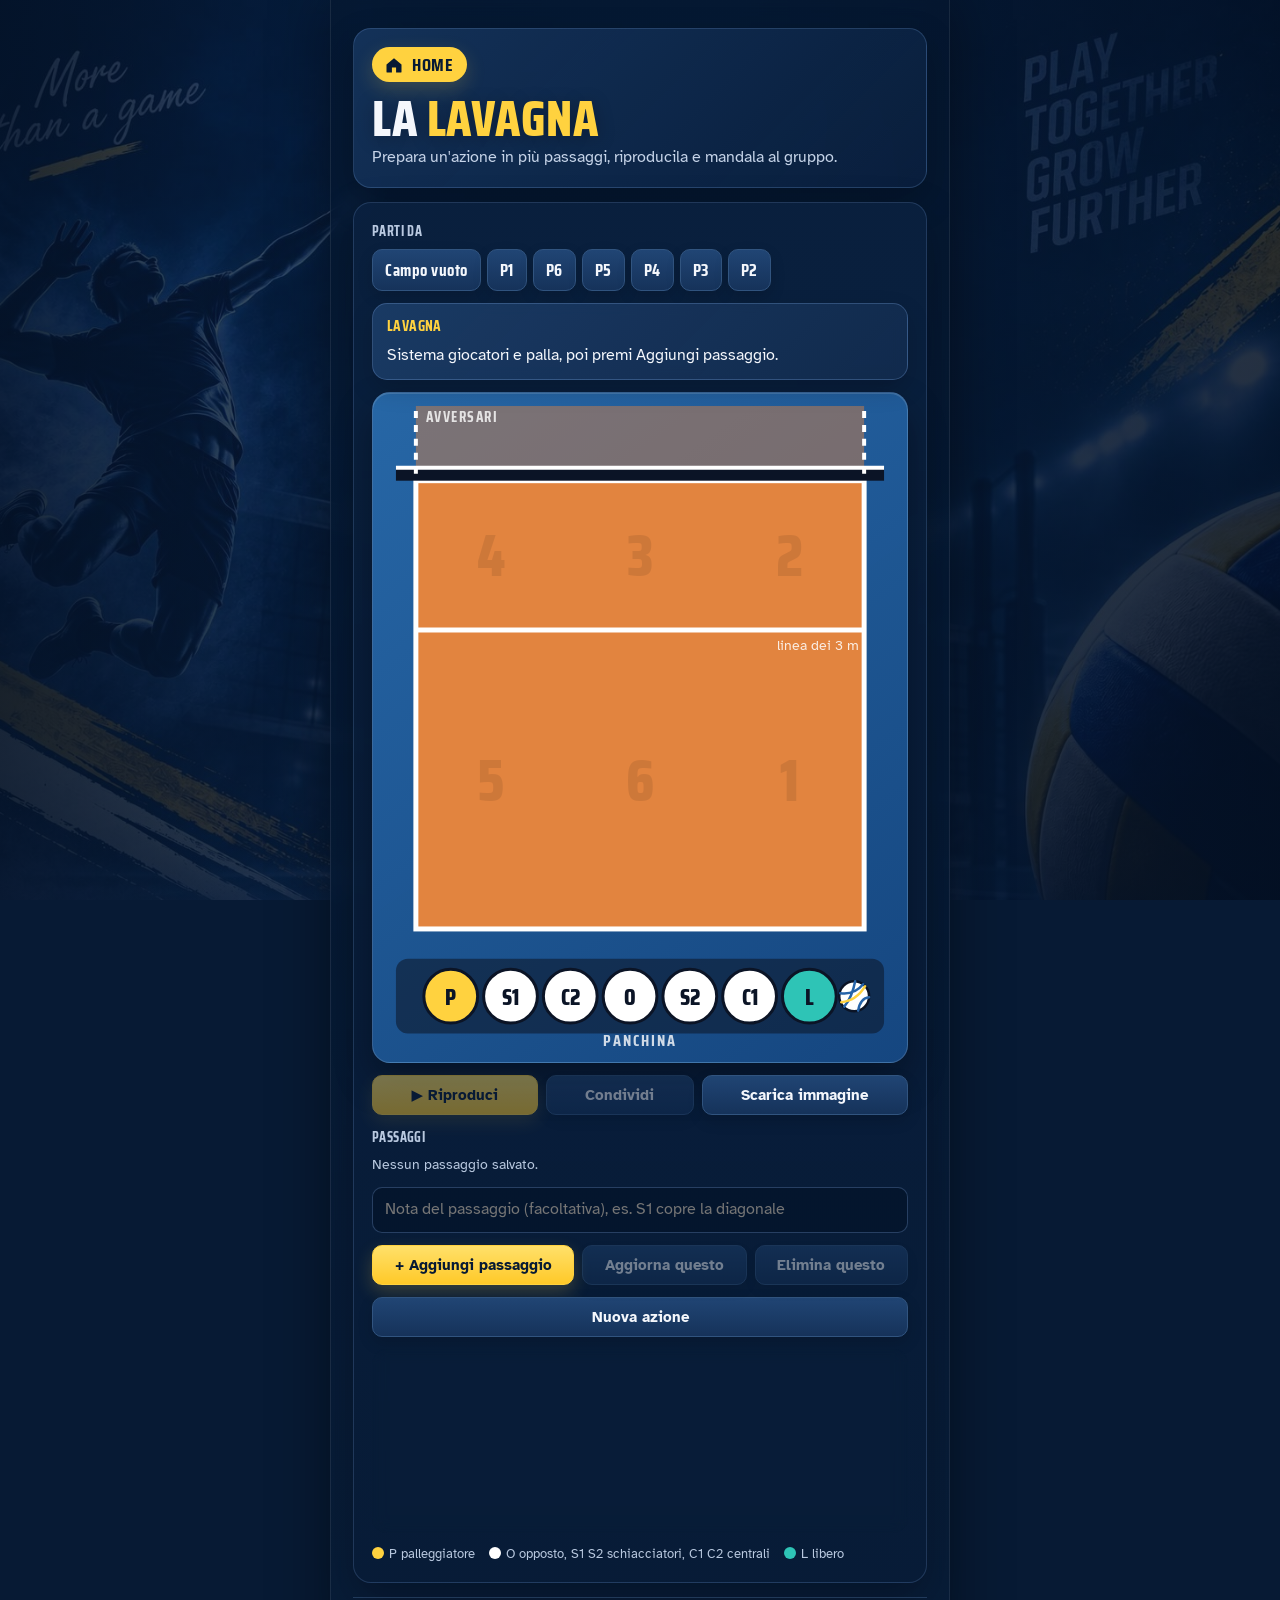
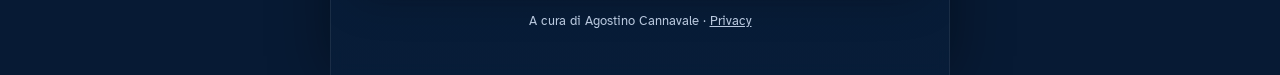
<file: lavagna/index.html>
<!DOCTYPE html>
<html lang="it">
<head>
<meta charset="utf-8">
<meta name="viewport" content="width=device-width, initial-scale=1">
<title>Lavagna</title>
<link rel="stylesheet" href="../fonts/fonts.css">
<meta name="description" content="Prepara un'azione a passaggi, riproducila e mandala al gruppo.">
<meta name="theme-color" content="#0b1426">
<link rel="icon" href="../favicon.svg" type="image/svg+xml">
<link rel="icon" href="../favicon-32.png" sizes="32x32" type="image/png">
<link rel="apple-touch-icon" href="../apple-touch-icon.png">
<link rel="manifest" href="../manifest.webmanifest">
<meta property="og:type" content="website">
<meta property="og:site_name" content="Lavagna Volley">
<meta property="og:locale" content="it_IT">
<meta property="og:title" content="La lavagna · Lavagna Volley">
<meta property="og:description" content="Prepara un'azione a passaggi, riproducila e mandala al gruppo.">
<meta property="og:url" content="https://neoramses14031984.github.io/lavagna-volley/lavagna/">
<meta property="og:image" content="https://neoramses14031984.github.io/lavagna-volley/og-image.jpg">
<meta property="og:image:width" content="1200">
<meta property="og:image:height" content="630">
<meta property="og:image:alt" content="Lavagna Volley: dalla lavagna al campo">
<meta name="twitter:card" content="summary_large_image">
<style>
:root{
  --night:#0f1d33;
  --panel:#172a4b;
  --line:#2a4069;
  --text:#eef2f8;
  --muted:#a3b3cf;
  --court:#e2843f;
  --freezone:#2563a8;
  --ball:#ffd23f;
  --libero:#2ec4b6;
  --good:#4cc38a;
  --bad:#ff6b6b;
  --display:"Saira Condensed","Arial Narrow",sans-serif;
  --body:"Atkinson Hyperlegible",system-ui,-apple-system,"Segoe UI",sans-serif;
  color-scheme:dark;
}
*{box-sizing:border-box}
html,body{margin:0}
body{background:var(--night);color:var(--text);font-family:var(--body);font-size:16px;line-height:1.45;-webkit-text-size-adjust:100%}
.wrap{max-width:560px;margin:0 auto;padding:16px 16px 40px;display:flex;flex-direction:column;gap:14px}
header{display:flex;flex-direction:column;gap:2px}
a.home{align-self:flex-start;display:inline-flex;align-items:center;gap:8px;font-family:var(--display);font-weight:700;font-size:18px;text-transform:uppercase;letter-spacing:.5px;color:var(--night);background:var(--ball);text-decoration:none;border-radius:10px;padding:8px 14px 7px 12px;margin-bottom:10px;line-height:1}
a.home:hover{filter:brightness(1.06)}
a.home:focus-visible{outline:3px solid var(--libero);outline-offset:2px}
h1{font-family:var(--display);font-weight:800;font-size:40px;line-height:1;margin:0;letter-spacing:.5px;text-transform:uppercase;text-wrap:balance}
h1 span{color:var(--ball)}
.sub{color:var(--muted);font-size:15px;margin:0}
nav{display:grid;grid-template-columns:repeat(5,1fr);gap:5px;position:sticky;top:0;z-index:5;background:var(--night);padding:8px 0}
nav a{font-family:var(--display);font-weight:700;font-size:15px;text-transform:uppercase;letter-spacing:.4px;text-align:center;text-decoration:none;color:var(--muted);background:var(--panel);border:1px solid var(--line);border-radius:10px;padding:9px 4px;line-height:1.05}
nav a[aria-current="page"]{color:var(--night);background:var(--ball);border-color:var(--ball)}
nav a:focus-visible,button:focus-visible{outline:3px solid var(--libero);outline-offset:2px}
section[hidden]{display:none}
section{display:flex;flex-direction:column;gap:12px}
h2{font-family:var(--display);font-weight:700;font-size:26px;text-transform:uppercase;margin:0;line-height:1.05}
.lead{margin:0;color:var(--muted)}
.chips{display:flex;flex-wrap:wrap;gap:6px}
button{font-family:var(--body);font-size:15px;font-weight:700;color:var(--text);background:var(--panel);border:1px solid var(--line);border-radius:10px;padding:10px 14px;cursor:pointer;touch-action:manipulation}
button.chip{padding:7px 12px;font-family:var(--display);font-size:17px;letter-spacing:.5px}
button.chip[aria-pressed="true"]{background:var(--ball);color:var(--night);border-color:var(--ball)}
button.primary{background:var(--ball);color:var(--night);border-color:var(--ball)}
button:disabled{opacity:.45;cursor:default}
.row{display:flex;gap:8px;flex-wrap:wrap}
.row button{flex:1 1 auto}
.stage{display:grid;grid-template-columns:repeat(3,1fr);gap:6px}
.stage button{padding:9px 6px;font-size:14px;line-height:1.15}
.stage button[aria-pressed="true"]{background:var(--libero);color:var(--night);border-color:var(--libero)}
.courtbox{background:var(--freezone);border-radius:14px;padding:6px;box-shadow:0 10px 30px rgba(0,0,0,.35)}
svg.court{display:block;width:100%;height:auto;user-select:none;-webkit-user-select:none}
svg.drag{touch-action:none}
.tok{transition:transform .75s cubic-bezier(.45,.05,.25,1),opacity .5s}
.tok.dragging{transition:none}
.tok circle{stroke-width:6}
.tok text{font-family:var(--display);font-weight:800;font-size:46px;text-anchor:middle;dominant-baseline:central;pointer-events:none}
.tok.hit circle{stroke:var(--bad);stroke-width:14}
.tok.ok circle{stroke:var(--good);stroke-width:14}
.card{background:var(--panel);border:1px solid var(--line);border-radius:12px;padding:12px 14px;display:flex;flex-direction:column;gap:6px}
.card p{margin:0}
.card .k{font-family:var(--display);font-weight:700;text-transform:uppercase;letter-spacing:.4px;color:var(--ball);font-size:15px}
.lines{display:grid;grid-template-columns:auto 1fr;gap:3px 10px;font-size:15px}
.lines b{font-family:var(--display);font-weight:700;color:var(--muted);text-transform:uppercase;letter-spacing:.3px}
.zonegrid{display:grid;grid-template-columns:repeat(3,1fr);gap:4px;font-size:14px;text-align:center}
.zonegrid div{background:var(--night);border-radius:8px;padding:5px 2px}
.zonegrid small{display:block;color:var(--muted);font-size:12px}
.zonegrid strong{font-family:var(--display);font-size:20px}
.score{display:flex;justify-content:space-between;font-family:var(--display);font-size:20px;font-weight:700;text-transform:uppercase}
.score span:last-child{color:var(--ball)}
.feedback{border-left:5px solid var(--line)}
.feedback.good{border-left-color:var(--good)}
.feedback.bad{border-left-color:var(--bad)}
.feedback .verdict{font-family:var(--display);font-size:22px;font-weight:800;text-transform:uppercase}
.feedback.good .verdict{color:var(--good)}
.feedback.bad .verdict{color:var(--bad)}
.opts{display:flex;flex-direction:column;gap:8px}
.opts button{text-align:left;font-weight:400;padding:12px 14px}
.opts button.right{border-color:var(--good);background:rgba(76,195,138,.18)}
.opts button.wrong{border-color:var(--bad);background:rgba(255,107,107,.16)}
.q{font-size:18px;font-weight:700;margin:0}
.legend{display:flex;flex-wrap:wrap;gap:6px 14px;font-size:13px;color:var(--muted)}
.legend i{display:inline-block;width:12px;height:12px;border-radius:50%;margin-right:5px;vertical-align:-1px}
.save{display:flex;gap:8px;flex-wrap:wrap}
.save input{flex:1 1 160px;font:inherit;font-size:16px;color:var(--text);background:var(--night);border:1px solid var(--line);border-radius:10px;padding:10px 12px}
.save input:focus-visible{outline:3px solid var(--libero);outline-offset:1px}
.board{width:100%;border-collapse:collapse;font-size:15px}
.board th{font-family:var(--display);text-transform:uppercase;letter-spacing:.3px;color:var(--muted);text-align:left;font-weight:700;padding:4px 6px;border-bottom:1px solid var(--line)}
.board td{padding:7px 6px;border-bottom:1px solid var(--line);font-variant-numeric:tabular-nums}
.board td.n{text-align:right;font-family:var(--display);font-size:20px;font-weight:800;color:var(--ball)}
.board tr:first-child td{font-weight:700}
footer{color:var(--muted);font-size:13px;text-align:center;padding-top:6px;border-top:1px solid var(--line)}
@media (prefers-reduced-motion:reduce){.tok{transition:none}}
</style>

<style id="visual-restyling-only">
:root{--night:#071a34;--panel:#112b4e;--line:#31547f;--text:#f4f7fc;--muted:#b8c8df;--ball:#ffd23f;--libero:#2ec4b6}
html{min-height:100%;background:#071a34}
body{min-height:100vh;background-color:#071a34;background-image:linear-gradient(90deg,rgba(4,18,38,.84),rgba(7,26,52,.59) 29%,rgba(7,26,52,.74) 52%,rgba(3,15,33,.79)),linear-gradient(180deg,rgba(6,22,45,.15),rgba(6,22,45,.58)),url("../volley-bg.jpg");background-size:cover;background-position:center top;background-repeat:no-repeat;background-attachment:fixed}
.wrap{position:relative;max-width:620px;min-height:100vh;padding:28px 22px 44px;background:linear-gradient(180deg,rgba(5,23,47,.70),rgba(8,29,57,.84));border-left:1px solid rgba(255,255,255,.08);border-right:1px solid rgba(255,255,255,.08);box-shadow:0 0 55px rgba(0,0,0,.4);backdrop-filter:blur(8px);-webkit-backdrop-filter:blur(8px)}
header{padding:18px;border:1px solid rgba(129,171,230,.22);border-radius:18px;background:linear-gradient(135deg,rgba(22,53,94,.88),rgba(11,34,65,.72));box-shadow:0 14px 35px rgba(0,0,0,.22)}
a.home{border-radius:999px;box-shadow:0 7px 20px rgba(255,210,63,.18);transition:transform .18s ease,filter .18s ease,box-shadow .18s ease}a.home:hover{transform:translateY(-1px);box-shadow:0 10px 24px rgba(255,210,63,.25)}
h1{font-size:clamp(38px,8vw,50px);text-shadow:0 3px 18px rgba(0,0,0,.28)}.sub{font-size:16px;color:#c5d3e8}
nav{top:8px;padding:8px;border:1px solid rgba(129,171,230,.22);border-radius:16px;background:rgba(7,25,51,.88);box-shadow:0 12px 30px rgba(0,0,0,.25);backdrop-filter:blur(12px);-webkit-backdrop-filter:blur(12px)}
nav a{border-radius:11px;background:rgba(29,63,108,.72);transition:transform .16s ease,background .16s ease,border-color .16s ease}nav a:hover{transform:translateY(-1px);background:rgba(39,81,137,.9);color:#fff}nav a[aria-current="page"]{box-shadow:0 6px 18px rgba(255,210,63,.18)}
section:not([hidden]){padding:18px;border:1px solid rgba(129,171,230,.20);border-radius:18px;background:linear-gradient(180deg,rgba(11,34,65,.84),rgba(8,28,55,.91));box-shadow:0 16px 40px rgba(0,0,0,.25)}
h2{font-size:30px;color:#fff}
button{background:linear-gradient(180deg,rgba(33,70,118,.97),rgba(22,51,91,.97));box-shadow:0 6px 15px rgba(0,0,0,.14);transition:transform .16s ease,filter .16s ease,border-color .16s ease}button:hover:not(:disabled){transform:translateY(-1px);filter:brightness(1.08);border-color:rgba(255,255,255,.3)}button:active:not(:disabled){transform:translateY(0)}
button.primary,button.chip[aria-pressed="true"]{background:linear-gradient(180deg,#ffe06a,#ffc928);box-shadow:0 7px 18px rgba(255,210,63,.2)}.stage button[aria-pressed="true"]{background:linear-gradient(180deg,#45d8c8,#28afaa);box-shadow:0 7px 18px rgba(46,196,182,.18)}
.card{background:linear-gradient(135deg,rgba(28,61,104,.9),rgba(18,44,79,.85));border-color:rgba(134,177,235,.27);border-radius:15px;box-shadow:0 10px 25px rgba(0,0,0,.16);backdrop-filter:blur(7px);-webkit-backdrop-filter:blur(7px)}
.courtbox{padding:8px;border:1px solid rgba(255,255,255,.14);border-radius:18px;background:linear-gradient(145deg,rgba(41,108,173,.94),rgba(22,72,131,.96));box-shadow:0 18px 38px rgba(0,0,0,.33),inset 0 1px 0 rgba(255,255,255,.14);overflow:hidden}
.save input{background:rgba(4,20,42,.72);border-color:rgba(132,174,232,.28)}footer{padding:14px 8px 0;border-top-color:rgba(129,171,230,.22);color:#b9c8de}
@media(max-width:700px){body{background-position:36% top;background-attachment:scroll}.wrap{max-width:none;padding:12px 10px 30px;border:0;background:linear-gradient(180deg,rgba(5,22,45,.87),rgba(7,27,53,.94));backdrop-filter:blur(5px);-webkit-backdrop-filter:blur(5px)}header,section:not([hidden]){padding:14px;border-radius:15px}nav{top:4px;gap:4px;padding:6px}nav a{font-size:13px;padding:9px 2px}h1{font-size:39px}h2{font-size:27px}}
@media(max-width:420px){nav{grid-template-columns:repeat(5,minmax(0,1fr))}nav a{font-size:12px;letter-spacing:0}.lines{grid-template-columns:1fr;gap:1px}.lines span{margin-bottom:7px}}
@media(prefers-reduced-motion:reduce){a.home,nav a,button{transition:none}}
</style>

<style>
.ballg{transition:transform .75s cubic-bezier(.45,.05,.25,1);cursor:grab}
.ballg.dragging{transition:none}
.ctrl{display:flex;flex-direction:column;gap:8px}
.ctrl .k{font-family:var(--display);font-weight:700;text-transform:uppercase;letter-spacing:.4px;color:var(--muted);font-size:14px;margin:0}
.ctrl[hidden]{display:none}
[hidden]{display:none !important}
.steps{display:flex;flex-wrap:wrap;gap:6px;align-items:center}
.steps button.chip{min-width:44px}
.steps .empty{color:var(--muted);font-size:14px}
.note{font:inherit;font-size:16px;color:var(--text);background:rgba(4,20,42,.72);border:1px solid rgba(132,174,232,.28);border-radius:10px;padding:10px 12px;width:100%}
.note:focus-visible{outline:3px solid var(--libero);outline-offset:1px}
.cap{min-height:52px}
.cap .k{margin:0}
.link{word-break:break-all;font-size:14px;color:var(--muted)}
ol.how{margin:0;padding-left:20px;color:var(--muted);font-size:15px}
</style>
</head>
<body>
<div class="wrap">
  <header>
    <a class="home" href="https://neoramses14031984.github.io/lavagna-volley/" aria-label="Torna alla home di Lavagna Volley"><svg viewBox="0 0 24 24" width="20" height="20" aria-hidden="true"><path d="M3 11.5 12 4l9 7.5V20a1 1 0 0 1-1 1h-5.5v-6h-5v6H4a1 1 0 0 1-1-1z" fill="currentColor"/></svg>Home</a>
    <h1>La <span>lavagna</span></h1>
    <p class="sub">Prepara un'azione in più passaggi, riproducila e mandala al gruppo.</p>
  </header>

  <section aria-labelledby="t-lav">
    <h2 id="t-lav" hidden>Lavagna</h2>
    <div class="card" id="recv" hidden><p class="k">Azione ricevuta</p><p>Premi Riproduci per vederla muoversi, oppure tocca i numeri dei passaggi.</p></div>
    <div class="ctrl"><p class="k">Parti da</p><div class="chips" id="startChips" role="group" aria-label="Posizione di partenza"></div></div>
    <div class="card cap" id="cap" aria-live="polite"></div>
    <div class="courtbox"><svg class="court drag" id="svg" viewBox="-70 -160 1040 1310" role="img" aria-label="Lavagna con il campo, i giocatori e la palla da trascinare"></svg></div>
    <div class="row">
      <button id="btnPlay" class="primary">▶ Riproduci</button>
      <button id="btnShare">Condividi</button>
      <button id="btnImg">Scarica immagine</button>
    </div>
    <div class="card" id="shareBox" hidden></div>
    <div class="ctrl"><p class="k">Passaggi</p><div class="steps" id="stepChips"></div></div>
    <input class="note" id="note" type="text" maxlength="120" placeholder="Nota del passaggio (facoltativa), es. S1 copre la diagonale">
    <div class="row">
      <button id="btnAdd" class="primary">+ Aggiungi passaggio</button>
      <button id="btnUpd">Aggiorna questo</button>
      <button id="btnDel">Elimina questo</button>
    </div>
    <div class="row"><button id="btnNew">Nuova azione</button></div>
    <div class="card">
      <p class="k">Come si usa</p>
      <ol class="how">
        <li>Sistema giocatori e palla, poi premi Aggiungi passaggio.</li>
        <li>Spostali dove vanno dopo e aggiungi il passaggio successivo. Ripeti quante volte vuoi.</li>
        <li>Riproduci l'azione: le frecce mostrano chi si è mosso.</li>
        <li>Con Condividi mandi il link su WhatsApp: chi lo apre vede la stessa azione.</li>
      </ol>
    </div>
    <div class="legend">
      <span><i style="background:var(--ball)"></i>P palleggiatore</span>
      <span><i style="background:#fff"></i>O opposto, S1 S2 schiacciatori, C1 C2 centrali</span>
      <span><i style="background:var(--libero)"></i>L libero</span>
    </div>
  </section>

  <footer>A cura di Agostino Cannavale · <a href="../privacy/" style="color:inherit">Privacy</a></footer>
</div>

<script>
(function(){
"use strict";
const NS="http://www.w3.org/2000/svg";
const START={1:"P",2:"S1",3:"C2",4:"O",5:"S2",6:"C1"};
const SEQ=["P1","P6","P5","P4","P3","P2"];
const ZC={4:[37,25],3:[112,25],2:[187,25],5:[37,100],6:[112,100],1:[187,100]};
const IDS=["P","S1","C2","O","S2","C1","L"];
const ITEMS=IDS.concat("ball");
const BENCH_Y=1035;
const STEP_MS=1500;
const toCm=([fx,fy])=>[fx*900/224,fy*6];
function zonesOf(idx){ let z=Object.assign({},START); for(let i=0;i<idx;i++){ const n={}; for(const k in z){ const kk=+k; n[kk===1?6:kk-1]=z[k]; } z=n; } return z; }
function liberoFor(z){ return [5,6,1].map(k=>z[k]).find(p=>p[0]==="C"); }

function el(tag,attrs,parent){ const e=document.createElementNS(NS,tag); for(const k in attrs) e.setAttribute(k,attrs[k]); if(parent) parent.appendChild(e); return e; }
const svg=document.getElementById("svg");
const defs=el("defs",{},svg);
[["mw","#ffffff"],["mb","#ffd23f"]].forEach(([id,c])=>{ const m=el("marker",{id,viewBox:"0 0 10 10",refX:"8",refY:"5",markerWidth:"5",markerHeight:"5",orient:"auto-start-reverse"},defs); el("path",{d:"M0 0 L10 5 L0 10 z",fill:c},m); });
el("rect",{x:0,y:-150,width:900,height:124,fill:"#e2843f",opacity:".45"},svg);
el("rect",{x:0,y:0,width:900,height:900,fill:"#e2843f"},svg);
const zg=el("g",{"font-family":"Saira Condensed, Arial Narrow, sans-serif","font-weight":"800","font-size":"120",fill:"#000","fill-opacity":".09","text-anchor":"middle","dominant-baseline":"central"},svg);
[[4,150,150],[3,450,150],[2,750,150],[5,150,600],[6,450,600],[1,750,600]].forEach(([n,x,y])=>{ el("text",{x,y},zg).textContent=n; });
el("rect",{x:0,y:0,width:900,height:900,fill:"none",stroke:"#fff","stroke-width":10},svg);
el("line",{x1:0,x2:900,y1:300,y2:300,stroke:"#fff","stroke-width":10},svg);
el("rect",{x:-40,y:-26,width:980,height:26,fill:"#0b1426"},svg);
el("line",{x1:-40,x2:940,y1:-26,y2:-26,stroke:"#fff","stroke-width":8},svg);
el("line",{x1:0,x2:0,y1:-140,y2:0,stroke:"#fff","stroke-width":8,"stroke-dasharray":"14 14"},svg);
el("line",{x1:900,x2:900,y1:-140,y2:0,stroke:"#fff","stroke-width":8,"stroke-dasharray":"14 14"},svg);
el("text",{x:890,y:340,"text-anchor":"end","font-family":"Atkinson Hyperlegible, Arial, sans-serif","font-size":"28",fill:"#fff","fill-opacity":".85"},svg).textContent="linea dei 3 m";
el("text",{x:20,y:-118,"font-family":"Saira Condensed, Arial Narrow, sans-serif","font-weight":"700","font-size":"30",fill:"#fff","fill-opacity":".8","letter-spacing":"3"},svg).textContent="AVVERSARI";
el("rect",{x:-40,y:960,width:980,height:150,rx:24,fill:"#0b1426","fill-opacity":".55"},svg);
el("text",{x:450,y:1135,"text-anchor":"middle","font-family":"Saira Condensed, Arial Narrow, sans-serif","font-weight":"700","font-size":"32",fill:"#fff","fill-opacity":".8","letter-spacing":"4"},svg).textContent="PANCHINA";
const fx=el("g",{},svg);
const layer=el("g",{},svg);
const toks={};
for(const id of IDS){
  const g=el("g",{class:"tok"},layer);
  el("circle",{r:54,cx:0,cy:0,fill:id==="P"?"#ffd23f":id==="L"?"#2ec4b6":"#fff",stroke:"#0b1426","stroke-width":6},g);
  el("text",{x:0,y:2,fill:"#0b1426","font-family":"Saira Condensed, Arial Narrow, sans-serif","font-weight":"800","font-size":"46","text-anchor":"middle","dominant-baseline":"central"},g).textContent=id;
  toks[id]=g;
}
const ball=el("g",{class:"ballg"},layer);
el("circle",{r:30,fill:"#fff",stroke:"#0b1426","stroke-width":5},ball);
el("path",{d:"M-28 -6 Q0 -2 18 -24 M-20 21 Q-4 2 2 -30 M8 29 Q12 4 30 2",fill:"none",stroke:"#2563a8","stroke-width":5,"stroke-linecap":"round"},ball);
el("path",{d:"M-26 12 Q4 10 22 -20",fill:"none",stroke:"#ffd23f","stroke-width":5,"stroke-linecap":"round"},ball);
toks.ball=ball;

function place(g,x,y){ g.style.transform=`translate(${x}px, ${y}px)`; g._x=x; g._y=y; }
function board(){ return ITEMS.map(id=>[Math.round(toks[id]._x),Math.round(toks[id]._y)]); }
function setBoard(b){ ITEMS.forEach((id,i)=>place(toks[id],b[i][0],b[i][1])); }
function emptyBoard(){ return ITEMS.map((id,i)=>[70+i*120,BENCH_Y].map((v,k)=>k===0&&id==="ball"?880:v)); }
function rotationBoard(idx){
  const z=zonesOf(idx), c=liberoFor(z), pos={};
  for(const k in z){ const id=([5,6,1].includes(+k)&&z[k]===c)?"L":z[k]; pos[id]=toCm(ZC[k]); }
  pos[c]=[450,BENCH_Y]; pos.ball=[880,BENCH_Y];
  return ITEMS.map(id=>pos[id].map(Math.round));
}

const st={steps:[],sel:-1,playing:false,timer:null,newArmed:false};

function arrowsBetween(a,b){
  fx.textContent="";
  if(!a||!b) return;
  ITEMS.forEach((id,i)=>{
    const p=a[i], q=b[i], d=Math.hypot(q[0]-p[0],q[1]-p[1]);
    if(d<60) return;
    const r=id==="ball"?34:60, ux=(q[0]-p[0])/d, uy=(q[1]-p[1])/d;
    el("line",{x1:p[0]+ux*r,y1:p[1]+uy*r,x2:q[0]-ux*r,y2:q[1]-uy*r,stroke:id==="ball"?"#ffd23f":"#ffffff","stroke-width":id==="ball"?6:7,"stroke-dasharray":"18 12","stroke-linecap":"round",opacity:".85","marker-end":`url(#${id==="ball"?"mb":"mw"})`},fx);
  });
}
function caption(){
  const c=document.getElementById("cap"), n=st.steps.length;
  if(st.sel<0){ c.innerHTML=n?`<p class="k">Passaggio ${n+1} in preparazione</p><p>${n===1?"Il passaggio 1 è salvato":`Hai salvato ${n} passaggi`}. Sposta giocatori e palla e premi Aggiungi passaggio${n>1?", oppure Riproduci":""}.</p>`:`<p class="k">Lavagna</p><p>Sistema giocatori e palla, poi premi Aggiungi passaggio.</p>`; return; }
  const note=st.steps[st.sel].n;
  c.innerHTML=`<p class="k">Passaggio ${st.sel+1} di ${n}</p>${note?`<p>${esc(note)}</p>`:""}`;
}
function esc(t){ return t.replace(/[&<>"]/g,ch=>({"&":"&amp;","<":"&lt;",">":"&gt;",'"':"&quot;"}[ch])); }
function ui(){
  const box=document.getElementById("stepChips"); box.textContent="";
  if(!st.steps.length){ const s=document.createElement("span"); s.className="empty"; s.textContent="Nessun passaggio salvato."; box.appendChild(s); }
  st.steps.forEach((x,i)=>{ const b=document.createElement("button"); b.className="chip"; b.textContent=i+1; b.setAttribute("aria-pressed",i===st.sel); b.setAttribute("aria-label","Passaggio "+(i+1)); b.addEventListener("click",()=>{ stop(); select(i); }); box.appendChild(b); });
  const has=st.steps.length>0, sel=st.sel>=0;
  document.getElementById("btnUpd").disabled=!sel||st.playing;
  document.getElementById("btnDel").disabled=!sel||st.playing;
  document.getElementById("btnAdd").disabled=st.playing;
  document.getElementById("btnPlay").disabled=st.steps.length<2&&!st.playing;
  document.getElementById("btnPlay").textContent=st.playing?"■ Ferma":"▶ Riproduci";
  document.getElementById("btnShare").disabled=!has;
  document.getElementById("btnNew").textContent=st.newArmed?"Sicuro? Premi di nuovo per cancellare tutto":"Nuova azione";
  document.querySelectorAll("#startChips button").forEach(b=>b.disabled=st.playing);
  caption();
}
function select(i){
  st.sel=i; setBoard(st.steps[i].b);
  arrowsBetween(i>0?st.steps[i-1].b:null, st.steps[i].b);
  document.getElementById("note").value=st.steps[i].n||"";
  ui();
}
function deselect(){ st.sel=-1; fx.textContent=""; ui(); }

function enc(steps){
  const flat=steps.map(s=>[s.b.flat().map(v=>Math.round(v/5)),s.n||""]);
  const json=JSON.stringify({v:1,s:flat});
  const bytes=new TextEncoder().encode(json); let bin=""; bytes.forEach(b=>bin+=String.fromCharCode(b));
  return btoa(bin).replace(/\+/g,"-").replace(/\//g,"_").replace(/=+$/,"");
}
function dec(str){
  try{
    let b=str.replace(/-/g,"+").replace(/_/g,"/"); while(b.length%4) b+="=";
    const bin=atob(b), bytes=Uint8Array.from(bin,c=>c.charCodeAt(0));
    const o=JSON.parse(new TextDecoder().decode(bytes));
    if(!o||!Array.isArray(o.s)) return null;
    const out=[];
    for(const [f,n] of o.s.slice(0,40)){
      if(!Array.isArray(f)||f.length!==ITEMS.length*2) return null;
      const bd=[]; for(let i=0;i<ITEMS.length;i++){ const x=+f[2*i]*5, y=+f[2*i+1]*5; if(!isFinite(x)||!isFinite(y)) return null; bd.push([Math.max(-30,Math.min(930,x)),Math.max(-140,Math.min(1090,y))]); }
      out.push({b:bd,n:typeof n==="string"?n.slice(0,120):""});
    }
    return out.length?out:null;
  }catch(e){ return null; }
}
function saveHash(){
  const h=st.steps.length?"#a="+enc(st.steps):" ";
  try{ history.replaceState(null,"",st.steps.length?h:location.pathname+location.search); }catch(e){}
}
function shareUrl(){ return location.origin+location.pathname+"#a="+enc(st.steps); }

function stop(){ if(st.timer){ clearTimeout(st.timer); st.timer=null; } if(st.playing){ st.playing=false; ui(); } }
function play(){
  if(st.playing){ stop(); return; }
  if(st.steps.length<2) return;
  st.playing=true; document.getElementById("recv").hidden=true;
  fx.textContent=""; st.sel=0; setBoard(st.steps[0].b); document.getElementById("note").value=st.steps[0].n||""; ui();
  const next=i=>{ st.timer=setTimeout(()=>{
    if(i>=st.steps.length){ st.playing=false; st.timer=null; ui(); return; }
    select(i); next(i+1);
  }, i===1?900:STEP_MS); };
  next(1);
}

const sc=document.getElementById("startChips");
[["vuoto","Campo vuoto"]].concat(SEQ.map((r,i)=>[i,r])).forEach(([k,t])=>{
  const b=document.createElement("button"); b.className="chip"; b.textContent=t;
  b.addEventListener("click",()=>{ stop(); fx.textContent=""; setBoard(k==="vuoto"?emptyBoard():rotationBoard(k)); st.sel=-1; document.getElementById("note").value=""; ui(); });
  sc.appendChild(b);
});
document.getElementById("btnAdd").addEventListener("click",()=>{
  stop(); const n=document.getElementById("note").value.trim();
  st.steps.push({b:board(),n}); st.newArmed=false; saveHash();
  st.sel=-1; fx.textContent="";
  document.getElementById("note").value=""; ui();
});
document.getElementById("btnUpd").addEventListener("click",()=>{
  if(st.sel<0) return; st.steps[st.sel]={b:board(),n:document.getElementById("note").value.trim()}; saveHash(); select(st.sel);
});
document.getElementById("btnDel").addEventListener("click",()=>{
  if(st.sel<0) return; st.steps.splice(st.sel,1); saveHash();
  if(st.steps.length) select(Math.min(st.sel,st.steps.length-1)); else { document.getElementById("note").value=""; deselect(); }
});
document.getElementById("btnNew").addEventListener("click",()=>{
  if(!st.newArmed){ st.newArmed=true; ui(); setTimeout(()=>{ st.newArmed=false; ui(); },4000); return; }
  stop(); st.newArmed=false; st.steps=[]; saveHash(); setBoard(emptyBoard()); document.getElementById("note").value=""; document.getElementById("shareBox").hidden=true; document.getElementById("recv").hidden=true; deselect();
});
document.getElementById("note").addEventListener("input",e=>{ if(st.sel>=0){ st.steps[st.sel].n=e.target.value.trim(); saveHash(); caption(); } });
document.getElementById("btnPlay").addEventListener("click",play);
document.getElementById("btnShare").addEventListener("click",async()=>{
  const url=shareUrl(), box=document.getElementById("shareBox");
  const text="Guarda questa azione sulla Lavagna Volley";
  if(navigator.share){ try{ await navigator.share({title:"Lavagna Volley",text,url}); return; }catch(e){ if(e&&e.name==="AbortError") return; } }
  let copied=false; try{ await navigator.clipboard.writeText(url); copied=true; }catch(e){}
  box.hidden=false;
  box.innerHTML=`<p class="k">${copied?"Link copiato":"Copia questo link"}</p><p>${copied?"Incollalo su WhatsApp.":"Tienilo premuto per copiarlo e incollalo su WhatsApp."}</p><p class="link"></p><div class="row"><a class="primary" id="waLink" target="_blank" rel="noopener"></a></div>`;
  box.querySelector(".link").textContent=url;
  const wa=box.querySelector("#waLink"); wa.href="https://wa.me/?text="+encodeURIComponent(text+": "+url); wa.textContent="Apri WhatsApp";
  wa.style.cssText="display:block;text-align:center;flex:1;font-weight:700;color:#071a34;background:#ffd23f;border-radius:10px;padding:10px 14px;text-decoration:none";
});
document.getElementById("btnImg").addEventListener("click",()=>{
  const clone=svg.cloneNode(true);
  clone.setAttribute("xmlns",NS); clone.setAttribute("width","1040"); clone.setAttribute("height","1310");
  const live=svg.querySelectorAll("g.tok, g.ballg"), cl=clone.querySelectorAll("g.tok, g.ballg");
  live.forEach((g,i)=>{ cl[i].removeAttribute("style"); cl[i].setAttribute("transform",`translate(${g._x},${g._y})`); });
  const bg=el("rect",{x:-70,y:-160,width:1040,height:1310,fill:"#2563a8"}); clone.insertBefore(bg,clone.firstChild);
  const data="data:image/svg+xml;charset=utf-8,"+encodeURIComponent(new XMLSerializer().serializeToString(clone));
  const img=new Image();
  img.onload=()=>{
    const c=document.createElement("canvas"); c.width=1040; c.height=1310;
    const ctx=c.getContext("2d"); ctx.drawImage(img,0,0);
    const a=document.createElement("a"); a.download=st.sel>=0?`lavagna-passaggio-${st.sel+1}.png`:"lavagna.png"; a.href=c.toDataURL("image/png");
    document.body.appendChild(a); a.click(); a.remove();
  };
  img.src=data;
});

let drag=null;
function pt(e){ const p=svg.createSVGPoint(); p.x=e.clientX; p.y=e.clientY; return p.matrixTransform(svg.getScreenCTM().inverse()); }
ITEMS.forEach(id=>{
  const g=toks[id]; g.style.cursor="grab";
  g.addEventListener("pointerdown",e=>{ e.preventDefault(); stop(); if(g.parentNode.lastChild!==g) g.parentNode.appendChild(g); g.setPointerCapture(e.pointerId); const p=pt(e); drag={g,dx:g._x-p.x,dy:g._y-p.y}; g.classList.add("dragging"); });
  g.addEventListener("pointermove",e=>{ if(!drag||drag.g!==g) return; const p=pt(e); place(g,Math.max(-30,Math.min(930,p.x+drag.dx)),Math.max(-140,Math.min(1090,p.y+drag.dy))); });
  const end=()=>{ if(drag&&drag.g===g){ g.classList.remove("dragging"); drag=null; } };
  g.addEventListener("pointerup",end); g.addEventListener("pointercancel",end);
});

const m=(location.hash||"").match(/^#a=([A-Za-z0-9_-]+)/);
const got=m?dec(m[1]):null;
if(got){ st.steps=got; document.getElementById("recv").hidden=false; select(0); }
else { setBoard(emptyBoard()); ui(); }
})();
</script>
</body>
</html>
</file>
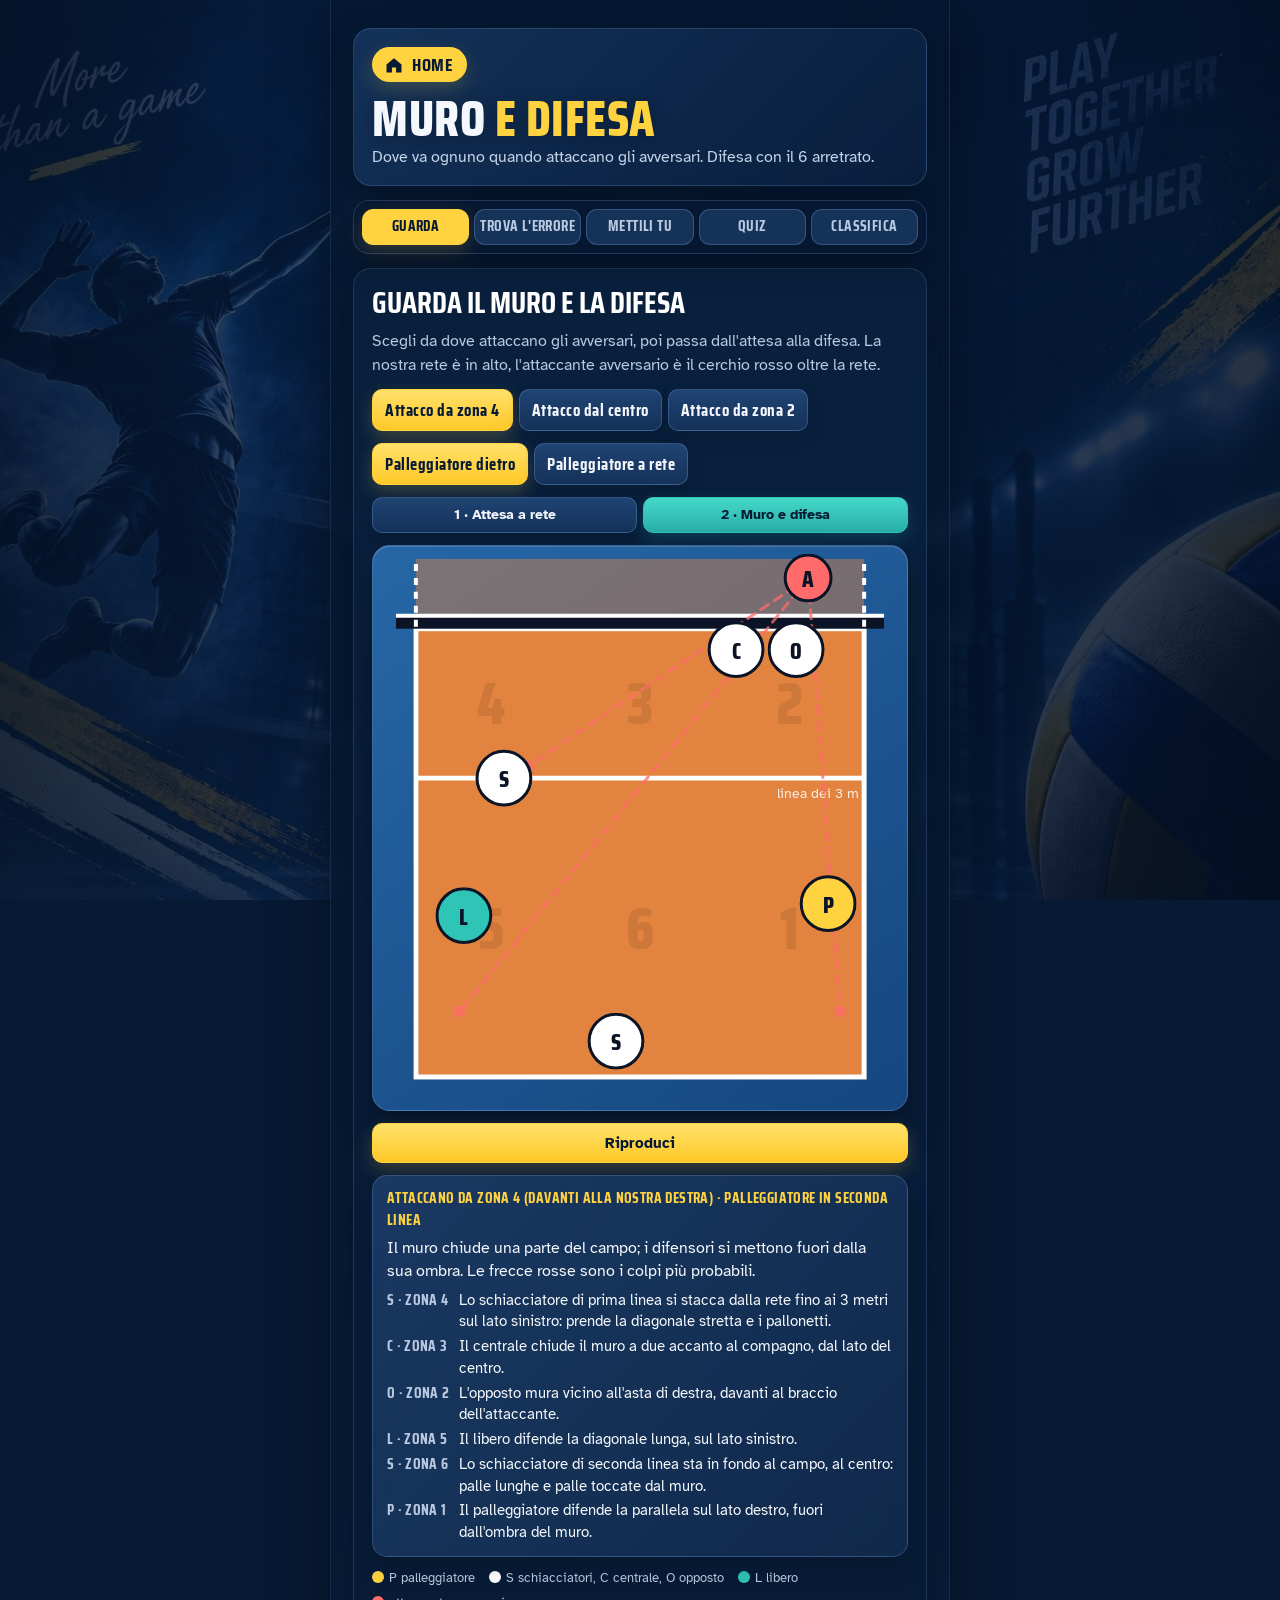
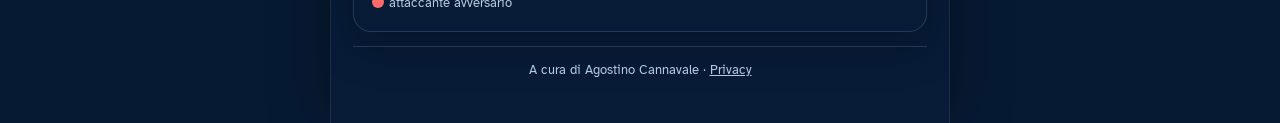
<file: muro-e-difesa/index.html>
<!DOCTYPE html>
<html lang="it">
<head>
<meta charset="utf-8">
<meta name="viewport" content="width=device-width, initial-scale=1">
<title>Muro e difesa</title>
<link rel="stylesheet" href="../fonts/fonts.css">
<meta name="description" content="Muro e posizioni di difesa contro l'attacco avversario.">
<meta name="theme-color" content="#0b1426">
<link rel="icon" href="../favicon.svg" type="image/svg+xml">
<link rel="icon" href="../favicon-32.png" sizes="32x32" type="image/png">
<link rel="apple-touch-icon" href="../apple-touch-icon.png">
<link rel="manifest" href="../manifest.webmanifest">
<meta property="og:type" content="website">
<meta property="og:site_name" content="Lavagna Volley">
<meta property="og:locale" content="it_IT">
<meta property="og:title" content="Muro e difesa · Lavagna Volley">
<meta property="og:description" content="Muro e posizioni di difesa contro l'attacco avversario.">
<meta property="og:url" content="https://neoramses14031984.github.io/lavagna-volley/muro-e-difesa/">
<meta property="og:image" content="https://neoramses14031984.github.io/lavagna-volley/og-image.jpg">
<meta property="og:image:width" content="1200">
<meta property="og:image:height" content="630">
<meta property="og:image:alt" content="Lavagna Volley: dalla lavagna al campo">
<meta name="twitter:card" content="summary_large_image">
<style>
:root{
  --night:#0f1d33;
  --panel:#172a4b;
  --line:#2a4069;
  --text:#eef2f8;
  --muted:#a3b3cf;
  --court:#e2843f;
  --freezone:#2563a8;
  --ball:#ffd23f;
  --libero:#2ec4b6;
  --good:#4cc38a;
  --bad:#ff6b6b;
  --display:"Saira Condensed","Arial Narrow",sans-serif;
  --body:"Atkinson Hyperlegible",system-ui,-apple-system,"Segoe UI",sans-serif;
  color-scheme:dark;
}
*{box-sizing:border-box}
html,body{margin:0}
body{background:var(--night);color:var(--text);font-family:var(--body);font-size:16px;line-height:1.45;-webkit-text-size-adjust:100%}
.wrap{max-width:560px;margin:0 auto;padding:16px 16px 40px;display:flex;flex-direction:column;gap:14px}
header{display:flex;flex-direction:column;gap:2px}
a.home{align-self:flex-start;display:inline-flex;align-items:center;gap:8px;font-family:var(--display);font-weight:700;font-size:18px;text-transform:uppercase;letter-spacing:.5px;color:var(--night);background:var(--ball);text-decoration:none;border-radius:10px;padding:8px 14px 7px 12px;margin-bottom:10px;line-height:1}
a.home:hover{filter:brightness(1.06)}
a.home:focus-visible{outline:3px solid var(--libero);outline-offset:2px}
h1{font-family:var(--display);font-weight:800;font-size:40px;line-height:1;margin:0;letter-spacing:.5px;text-transform:uppercase;text-wrap:balance}
h1 span{color:var(--ball)}
.sub{color:var(--muted);font-size:15px;margin:0}
nav{display:grid;grid-template-columns:repeat(5,1fr);gap:5px;position:sticky;top:0;z-index:5;background:var(--night);padding:8px 0}
nav a{font-family:var(--display);font-weight:700;font-size:15px;text-transform:uppercase;letter-spacing:.4px;text-align:center;text-decoration:none;color:var(--muted);background:var(--panel);border:1px solid var(--line);border-radius:10px;padding:9px 4px;line-height:1.05}
nav a[aria-current="page"]{color:var(--night);background:var(--ball);border-color:var(--ball)}
nav a:focus-visible,button:focus-visible{outline:3px solid var(--libero);outline-offset:2px}
section[hidden]{display:none}
section{display:flex;flex-direction:column;gap:12px}
h2{font-family:var(--display);font-weight:700;font-size:26px;text-transform:uppercase;margin:0;line-height:1.05}
.lead{margin:0;color:var(--muted)}
.chips{display:flex;flex-wrap:wrap;gap:6px}
button{font-family:var(--body);font-size:15px;font-weight:700;color:var(--text);background:var(--panel);border:1px solid var(--line);border-radius:10px;padding:10px 14px;cursor:pointer;touch-action:manipulation}
button.chip{padding:7px 12px;font-family:var(--display);font-size:17px;letter-spacing:.5px}
button.chip[aria-pressed="true"]{background:var(--ball);color:var(--night);border-color:var(--ball)}
button.primary{background:var(--ball);color:var(--night);border-color:var(--ball)}
button:disabled{opacity:.45;cursor:default}
.row{display:flex;gap:8px;flex-wrap:wrap}
.row button{flex:1 1 auto}
.stage{display:grid;grid-template-columns:repeat(3,1fr);gap:6px}
.stage button{padding:9px 6px;font-size:14px;line-height:1.15}
.stage button[aria-pressed="true"]{background:var(--libero);color:var(--night);border-color:var(--libero)}
.courtbox{background:var(--freezone);border-radius:14px;padding:6px;box-shadow:0 10px 30px rgba(0,0,0,.35)}
svg.court{display:block;width:100%;height:auto;user-select:none;-webkit-user-select:none}
svg.drag{touch-action:none}
.tok{transition:transform .75s cubic-bezier(.45,.05,.25,1),opacity .5s}
.tok.dragging{transition:none}
.tok circle{stroke-width:6}
.tok text{font-family:var(--display);font-weight:800;font-size:46px;text-anchor:middle;dominant-baseline:central;pointer-events:none}
.tok.hit circle{stroke:var(--bad);stroke-width:14}
.tok.ok circle{stroke:var(--good);stroke-width:14}
.card{background:var(--panel);border:1px solid var(--line);border-radius:12px;padding:12px 14px;display:flex;flex-direction:column;gap:6px}
.card p{margin:0}
.card .k{font-family:var(--display);font-weight:700;text-transform:uppercase;letter-spacing:.4px;color:var(--ball);font-size:15px}
.lines{display:grid;grid-template-columns:auto 1fr;gap:3px 10px;font-size:15px}
.lines b{font-family:var(--display);font-weight:700;color:var(--muted);text-transform:uppercase;letter-spacing:.3px}
.zonegrid{display:grid;grid-template-columns:repeat(3,1fr);gap:4px;font-size:14px;text-align:center}
.zonegrid div{background:var(--night);border-radius:8px;padding:5px 2px}
.zonegrid small{display:block;color:var(--muted);font-size:12px}
.zonegrid strong{font-family:var(--display);font-size:20px}
.score{display:flex;justify-content:space-between;font-family:var(--display);font-size:20px;font-weight:700;text-transform:uppercase}
.score span:last-child{color:var(--ball)}
.feedback{border-left:5px solid var(--line)}
.feedback.good{border-left-color:var(--good)}
.feedback.bad{border-left-color:var(--bad)}
.feedback .verdict{font-family:var(--display);font-size:22px;font-weight:800;text-transform:uppercase}
.feedback.good .verdict{color:var(--good)}
.feedback.bad .verdict{color:var(--bad)}
.opts{display:flex;flex-direction:column;gap:8px}
.opts button{text-align:left;font-weight:400;padding:12px 14px}
.opts button.right{border-color:var(--good);background:rgba(76,195,138,.18)}
.opts button.wrong{border-color:var(--bad);background:rgba(255,107,107,.16)}
.q{font-size:18px;font-weight:700;margin:0}
.legend{display:flex;flex-wrap:wrap;gap:6px 14px;font-size:13px;color:var(--muted)}
.legend i{display:inline-block;width:12px;height:12px;border-radius:50%;margin-right:5px;vertical-align:-1px}
.save{display:flex;gap:8px;flex-wrap:wrap}
.save input{flex:1 1 160px;font:inherit;font-size:16px;color:var(--text);background:var(--night);border:1px solid var(--line);border-radius:10px;padding:10px 12px}
.save input:focus-visible{outline:3px solid var(--libero);outline-offset:1px}
.board{width:100%;border-collapse:collapse;font-size:15px}
.board th{font-family:var(--display);text-transform:uppercase;letter-spacing:.3px;color:var(--muted);text-align:left;font-weight:700;padding:4px 6px;border-bottom:1px solid var(--line)}
.board td{padding:7px 6px;border-bottom:1px solid var(--line);font-variant-numeric:tabular-nums}
.board td.n{text-align:right;font-family:var(--display);font-size:20px;font-weight:800;color:var(--ball)}
.board tr:first-child td{font-weight:700}
footer{color:var(--muted);font-size:13px;text-align:center;padding-top:6px;border-top:1px solid var(--line)}
@media (prefers-reduced-motion:reduce){.tok{transition:none}}
</style>

<style id="visual-restyling-only">
:root{
  --night:#071a34;
  --panel:rgba(17,43,78,.88);
  --line:rgba(129,171,230,.28);
  --text:#f4f7fc;
  --muted:#b8c8df;
  --ball:#ffd23f;
}
html{
  min-height:100%;
  background:#071a34;
}
body{
  min-height:100vh;
  background-color:#071a34;
  background-image:
    linear-gradient(90deg,rgba(4,18,38,.82) 0%,rgba(7,26,52,.60) 24%,rgba(7,26,52,.72) 50%,rgba(5,20,43,.68) 76%,rgba(3,15,33,.78) 100%),
    linear-gradient(180deg,rgba(6,22,45,.18),rgba(6,22,45,.54)),
    url("../volley-bg.jpg");
  background-size:cover;
  background-position:center top;
  background-repeat:no-repeat;
  background-attachment:fixed;
}
.wrap{
  position:relative;
  max-width:620px;
  min-height:100vh;
  padding:28px 22px 44px;
  background:linear-gradient(180deg,rgba(5,23,47,.72),rgba(8,29,57,.82));
  border-left:1px solid rgba(255,255,255,.08);
  border-right:1px solid rgba(255,255,255,.08);
  box-shadow:0 0 55px rgba(0,0,0,.38);
  backdrop-filter:blur(8px);
  -webkit-backdrop-filter:blur(8px);
}
header{
  padding:18px 18px 16px;
  border:1px solid rgba(129,171,230,.22);
  border-radius:18px;
  background:linear-gradient(135deg,rgba(22,53,94,.88),rgba(11,34,65,.72));
  box-shadow:0 14px 35px rgba(0,0,0,.22);
}
a.home{
  border-radius:999px;
  box-shadow:0 7px 20px rgba(255,210,63,.18);
  transition:transform .18s ease,filter .18s ease,box-shadow .18s ease;
}
a.home:hover{transform:translateY(-1px);box-shadow:0 10px 24px rgba(255,210,63,.25)}
h1{font-size:clamp(38px,8vw,50px);text-shadow:0 3px 18px rgba(0,0,0,.28)}
.sub{font-size:16px;color:#c5d3e8}
nav{
  top:8px;
  padding:8px;
  border:1px solid rgba(129,171,230,.22);
  border-radius:16px;
  background:rgba(7,25,51,.86);
  box-shadow:0 12px 30px rgba(0,0,0,.25);
  backdrop-filter:blur(12px);
  -webkit-backdrop-filter:blur(12px);
}
nav a{
  border-radius:11px;
  background:rgba(29,63,108,.70);
  transition:transform .16s ease,background .16s ease,border-color .16s ease;
}
nav a:hover{transform:translateY(-1px);background:rgba(39,81,137,.88);color:#fff}
nav a[aria-current="page"]{
  box-shadow:0 6px 18px rgba(255,210,63,.18);
}
section:not([hidden]){
  padding:18px;
  border:1px solid rgba(129,171,230,.20);
  border-radius:18px;
  background:linear-gradient(180deg,rgba(11,34,65,.82),rgba(8,28,55,.90));
  box-shadow:0 16px 40px rgba(0,0,0,.25);
}
h2{font-size:30px;color:#fff}
button{
  background:linear-gradient(180deg,rgba(33,70,118,.95),rgba(22,51,91,.95));
  box-shadow:0 6px 15px rgba(0,0,0,.14);
  transition:transform .16s ease,filter .16s ease,border-color .16s ease;
}
button:hover:not(:disabled){transform:translateY(-1px);filter:brightness(1.08);border-color:rgba(255,255,255,.30)}
button:active:not(:disabled){transform:translateY(0)}
button.primary,button.chip[aria-pressed="true"]{
  background:linear-gradient(180deg,#ffe06a,#ffc928);
  box-shadow:0 7px 18px rgba(255,210,63,.20);
}
.stage button[aria-pressed="true"]{
  background:linear-gradient(180deg,#45d8c8,#28afaa);
  box-shadow:0 7px 18px rgba(46,196,182,.18);
}
.card{
  background:linear-gradient(135deg,rgba(28,61,104,.88),rgba(18,44,79,.82));
  border-color:rgba(134,177,235,.26);
  border-radius:15px;
  box-shadow:0 10px 25px rgba(0,0,0,.16);
  backdrop-filter:blur(7px);
  -webkit-backdrop-filter:blur(7px);
}
.courtbox{
  padding:8px;
  border:1px solid rgba(255,255,255,.14);
  border-radius:18px;
  background:linear-gradient(145deg,rgba(41,108,173,.94),rgba(22,72,131,.96));
  box-shadow:0 18px 38px rgba(0,0,0,.33),inset 0 1px 0 rgba(255,255,255,.14);
  overflow:hidden;
}
.save input{
  background:rgba(4,20,42,.70);
  border-color:rgba(132,174,232,.28);
}
footer{
  padding:14px 8px 0;
  border-top-color:rgba(129,171,230,.22);
  color:#b9c8de;
}
@media (max-width:700px){
  body{
    background-position:36% top;
    background-attachment:scroll;
  }
  .wrap{
    max-width:none;
    padding:12px 10px 30px;
    border:0;
    background:linear-gradient(180deg,rgba(5,22,45,.86),rgba(7,27,53,.93));
    backdrop-filter:blur(5px);
    -webkit-backdrop-filter:blur(5px);
  }
  header,section:not([hidden]){padding:14px;border-radius:15px}
  nav{top:4px;gap:4px;padding:6px}
  nav a{font-size:13px;padding:9px 2px}
  h1{font-size:39px}
  h2{font-size:27px}
}
@media (max-width:420px){
  nav{grid-template-columns:repeat(5,minmax(0,1fr))}
  nav a{font-size:12px;letter-spacing:0}
  .lines{grid-template-columns:1fr;gap:1px}
  .lines span{margin-bottom:7px}
}
@media (prefers-reduced-motion:reduce){
  a.home,nav a,button{transition:none}
}
</style>

</head>
<body>
<div class="wrap">
  <header>
    <a class="home" href="https://neoramses14031984.github.io/lavagna-volley/" aria-label="Torna alla home di Lavagna Volley"><svg viewBox="0 0 24 24" width="20" height="20" aria-hidden="true"><path d="M3 11.5 12 4l9 7.5V20a1 1 0 0 1-1 1h-5.5v-6h-5v6H4a1 1 0 0 1-1-1z" fill="currentColor"/></svg>Home</a>
    <h1>Muro <span>e difesa</span></h1>
    <p class="sub">Dove va ognuno quando attaccano gli avversari. Difesa con il 6 arretrato.</p>
  </header>

  <nav aria-label="Sezioni">
    <a href="#guarda" data-view="guarda">Guarda</a>
    <a href="#errore" data-view="errore">Trova l'errore</a>
    <a href="#mettili" data-view="mettili">Mettili tu</a>
    <a href="#quiz" data-view="quiz">Quiz</a>
    <a href="#classifica" data-view="classifica">Classi&shy;fica</a>
  </nav>

  <section id="v-guarda" aria-labelledby="t-g">
    <h2 id="t-g">Guarda il muro e la difesa</h2>
    <p class="lead">Scegli da dove attaccano gli avversari, poi passa dall'attesa alla difesa. La nostra rete è in alto, l'attaccante avversario è il cerchio rosso oltre la rete.</p>
    <div class="chips" id="attChips" role="group" aria-label="Da dove attaccano"></div>
    <div class="chips" id="setChips" role="group" aria-label="Il nostro palleggiatore"></div>
    <div class="stage" role="group" aria-label="Fase" style="grid-template-columns:repeat(2,1fr)">
      <button data-stage="0">1 · Attesa a rete</button>
      <button data-stage="1">2 · Muro e difesa</button>
    </div>
    <div class="courtbox"><svg class="court" id="gSvg" viewBox="-70 -150 1040 1100" role="img" aria-label="Campo con muro e difesa"></svg></div>
    <div class="row"><button id="btnPlay" class="primary">Riproduci</button></div>
    <div class="card" id="gInfo" aria-live="polite"></div>
    <div class="legend">
      <span><i style="background:var(--ball)"></i>P palleggiatore</span>
      <span><i style="background:#fff"></i>S schiacciatori, C centrale, O opposto</span>
      <span><i style="background:var(--libero)"></i>L libero</span>
      <span><i style="background:var(--bad)"></i>attaccante avversario</span>
    </div>
  </section>

  <section id="v-errore" aria-labelledby="t-e" hidden>
    <h2 id="t-e">Trova l'errore</h2>
    <p class="lead">Gli avversari stanno attaccando. Se qualcuno è nel posto sbagliato, toccalo. Se è tutto giusto, premi il pulsante sotto il campo.</p>
    <div class="score"><span id="errRound">Turno 1 di 10</span><span id="errPts">0 punti</span></div>
    <div class="card"><p class="k" id="errSit">Situazione</p></div>
    <div class="courtbox"><svg class="court" id="eSvg" viewBox="-70 -150 1040 1100" role="img" aria-label="Difesa da controllare"></svg></div>
    <div class="row">
      <button id="btnRegular">È tutto giusto</button>
      <button id="btnNext" class="primary" disabled>Avanti</button>
    </div>
    <div class="card feedback" id="errFb" aria-live="polite"><p>Tocca il giocatore nel posto sbagliato, oppure dichiara che è tutto giusto.</p></div>
  </section>

  <section id="v-mettili" aria-labelledby="t-m" hidden>
    <h2 id="t-m">Mettili tu</h2>
    <p class="lead">Gli avversari attaccano dal punto indicato. Trascina i sei giocatori dalla panchina al campo, nelle posizioni di muro e difesa. Nella sfida fai punto se è tutto giusto al primo Controlla.</p>
    <div class="row"><button id="btnChallenge" class="primary">Sfida: tutte e 6 le situazioni</button></div>
    <div class="score" id="chScore" hidden><span id="chRound">Situazione 1 di 6</span><span id="chPts">0 punti</span></div>
    <div class="card"><p class="k" id="putSit">Situazione</p><p id="putWho" class="lead"></p></div>
    <div class="courtbox"><svg class="court drag" id="mSvg" viewBox="-70 -150 1040 1290" role="img" aria-label="Campo su cui trascinare i giocatori"></svg></div>
    <div class="row">
      <button id="btnCheck" class="primary">Controlla</button>
      <button id="btnShow">Mostra la soluzione</button>
      <button id="btnReset">Ricomincia</button>
      <button id="btnRandom">Nuova situazione a caso</button>
    </div>
    <div class="card feedback" id="putFb" aria-live="polite"><p>Quando hai sistemato tutti, premi Controlla.</p></div>
  </section>

  <section id="v-quiz" aria-labelledby="t-q" hidden>
    <h2 id="t-q">Quiz</h2>
    <div class="score"><span id="qCount">Domanda 1 di 8</span><span id="qPts">0 punti</span></div>
    <div class="card" id="qBox"></div>
    <div class="row"><button id="qNext" class="primary" disabled>Avanti</button></div>
  </section>

  <section id="v-classifica" aria-labelledby="t-c" hidden>
    <h2 id="t-c">Classifica del gruppo</h2>
    <p class="lead">Il miglior punteggio di ognuno. A fine partita scrivi il tuo nome e premi "Salva in classifica".</p>
    <div class="row"><button id="clsRefresh">Aggiorna</button></div>
    <div class="card"><p class="k">Quiz · su 8</p><div id="cls-md-quiz"><p class="lead">Caricamento...</p></div></div>
    <div class="card"><p class="k">Trova l'errore · su 10</p><div id="cls-md-errore"><p class="lead">Caricamento...</p></div></div>
    <div class="card"><p class="k">Mettili tu · sfida su 6</p><div id="cls-md-mettili"><p class="lead">Caricamento...</p></div></div>
  </section>

  <footer>A cura di Agostino Cannavale · <a href="../privacy/" style="color:inherit">Privacy</a></footer>
</div>

<script>
(function(){
"use strict";
const NS="http://www.w3.org/2000/svg";

const SLOTS=["F4","F3","F2","B5","B6","B1"];
const BACK=["B5","B6","B1"];
const LINEUP={
  dietro:{F4:"SA",F3:"C",F2:"O",B5:"L",B6:"SD",B1:"P"},
  avanti:{F4:"SA",F3:"C",F2:"P",B5:"L",B6:"SD",B1:"O"}
};
const LABEL={SA:"S",SD:"S",C:"C",O:"O",P:"P",L:"L"};
const NAMES={SA:"lo schiacciatore di prima linea",SD:"lo schiacciatore di seconda linea",C:"il centrale",O:"l'opposto",P:"il palleggiatore",L:"il libero"};
const ALL=["SA","C","O","P","L","SD"];
const WAIT={F4:[36,8],F3:[112,8],F2:[188,8],B5:[30,104],B6:[112,136],B1:[194,104]};
const DEF={
  "4":{F4:[44,50],F3:[160,7],F2:[190,7],B5:[24,96],B6:[100,138],B1:[206,92]},
  "3":{F4:[56,10],F3:[112,7],F2:[168,10],B5:[32,94],B6:[112,138],B1:[192,94]},
  "2":{F4:[34,7],F3:[64,7],F2:[180,50],B5:[18,92],B6:[124,138],B1:[200,96]}
};
const ATT={ "4":[196,-17], "3":[112,-17], "2":[28,-17] };
const SHOTS={
  "4":[[212,128],[22,128],[56,46]],
  "3":[[40,124],[184,124],[112,132]],
  "2":[[12,128],[202,128],[168,46]]
};
const BLOCKERS={ "4":["F3","F2"], "3":["F3"], "2":["F4","F3"] };
const ATTNAME={ "4":"Attaccano da zona 4 (davanti alla nostra destra)", "3":"Attaccano dal centro (primo tempo)", "2":"Attaccano da zona 2 (davanti alla nostra sinistra)" };
const ATTSHORT={ "4":"da zona 4", "3":"dal centro", "2":"da zona 2" };
const SETNAME={ dietro:"palleggiatore in seconda linea", avanti:"palleggiatore in prima linea" };
const ROLE={
  "4":{F4:"si stacca dalla rete fino ai 3 metri sul lato sinistro: prende la diagonale stretta e i pallonetti",
       F3:"chiude il muro a due accanto al compagno, dal lato del centro",
       F2:"mura vicino all'asta di destra, davanti al braccio dell'attaccante",
       B5:"difende la diagonale lunga, sul lato sinistro",
       B6:"sta in fondo al campo, al centro: palle lunghe e palle toccate dal muro",
       B1:"difende la parallela sul lato destro, fuori dall'ombra del muro"},
  "3":{F4:"resta a rete accanto al centrale, pronto a chiudere se serve",
       F3:"mura da solo sul primo tempo, saltando quasi insieme all'attaccante",
       F2:"resta a rete accanto al centrale, pronto a chiudere se serve",
       B5:"difende sul lato sinistro",
       B6:"sta in fondo al campo, al centro",
       B1:"difende sul lato destro"},
  "2":{F4:"mura vicino all'asta di sinistra, davanti al braccio dell'attaccante",
       F3:"chiude il muro a due accanto al compagno, dal lato del centro",
       F2:"si stacca dalla rete fino ai 3 metri sul lato destro: prende la diagonale stretta e i pallonetti",
       B5:"difende la parallela sul lato sinistro, fuori dall'ombra del muro",
       B6:"sta in fondo al campo, al centro: palle lunghe e palle toccate dal muro",
       B1:"difende la diagonale lunga, sul lato destro"}
};
const toCm=([fx,fy])=>[fx*900/224, fy*6];
const cap=s=>s.charAt(0).toUpperCase()+s.slice(1);
const rnd=(a,b)=>a+Math.random()*(b-a);
function shuffle(a){ for(let i=a.length-1;i>0;i--){ const j=Math.floor(Math.random()*(i+1)); [a[i],a[j]]=[a[j],a[i]]; } return a; }
function who(setter, slot){ return LINEUP[setter][slot]; }
function slotOf(setter, id){ return SLOTS.find(s=>LINEUP[setter][s]===id); }

function el(tag, attrs, parent){ const e=document.createElementNS(NS,tag); for(const k in attrs) e.setAttribute(k,attrs[k]); if(parent) parent.appendChild(e); return e; }
function drawCourt(svg, opt){
  svg.textContent="";
  el("rect",{x:0,y:0,width:900,height:900,fill:"var(--court)"},svg);
  const zg=el("g",{"font-family":"Saira Condensed, sans-serif","font-weight":"800","font-size":"120",fill:"#000","fill-opacity":".09","text-anchor":"middle","dominant-baseline":"central"},svg);
  [[4,150,150],[3,450,150],[2,750,150],[5,150,600],[6,450,600],[1,750,600]].forEach(([n,x,y])=>{ const t=el("text",{x:x,y:y},zg); t.textContent=n; });
  el("rect",{x:0,y:0,width:900,height:900,fill:"none",stroke:"#fff","stroke-width":10},svg);
  el("line",{x1:0,x2:900,y1:300,y2:300,stroke:"#fff","stroke-width":10},svg);
  el("rect",{x:0,y:-140,width:900,height:114,fill:"var(--court)",opacity:".45"},svg);
  el("rect",{x:-40,y:-26,width:980,height:26,fill:"#0b1426"},svg);
  el("line",{x1:-40,x2:940,y1:-26,y2:-26,stroke:"#fff","stroke-width":8},svg);
  el("line",{x1:0,x2:0,y1:-130,y2:0,stroke:"#fff","stroke-width":8,"stroke-dasharray":"14 14"},svg);
  el("line",{x1:900,x2:900,y1:-130,y2:0,stroke:"#fff","stroke-width":8,"stroke-dasharray":"14 14"},svg);
  const l3=el("text",{x:890,y:340,"text-anchor":"end","font-family":"Atkinson Hyperlegible, sans-serif","font-size":"28",fill:"#fff","fill-opacity":".85"},svg);
  l3.textContent="linea dei 3 m";
  if(opt && opt.bench){
    el("rect",{x:-40,y:960,width:980,height:150,rx:24,fill:"#0b1426","fill-opacity":".55"},svg);
    const b=el("text",{x:450,y:1135,"text-anchor":"middle","font-family":"Saira Condensed, sans-serif","font-weight":"700","font-size":"32",fill:"#fff","fill-opacity":".8","letter-spacing":"4"},svg);
    b.textContent="PANCHINA";
  }
  const fx=el("g",{},svg);
  const opp=el("g",{class:"tok"},svg);
  el("circle",{r:46,fill:"var(--bad)",stroke:"#0b1426","stroke-width":6},opp);
  const ot=el("text",{x:0,y:2,fill:"#0b1426"},opp); ot.textContent="A";
  const layer=el("g",{},svg);
  const toks={};
  for(const id of ALL){
    const g=el("g",{class:"tok","data-id":id},layer);
    const fill = id==="P" ? "var(--ball)" : id==="L" ? "var(--libero)" : "#fff";
    el("circle",{r:54,cx:0,cy:0,fill:fill,stroke:"#0b1426"},g);
    const t=el("text",{x:0,y:2,fill:"#0b1426"},g); t.textContent=LABEL[id];
    toks[id]=g;
  }
  return {toks, fx, opp};
}
function place(g,x,y){ g.style.transform=`translate(${x}px, ${y}px)`; g._x=x; g._y=y; }
function showAttack(c, att, arrows){
  const a=toCm(ATT[att]); place(c.opp,a[0],a[1]); c.fx.textContent="";
  if(!arrows) return;
  for(const s of SHOTS[att]){ const b=toCm(s);
    el("line",{x1:a[0],y1:a[1],x2:b[0],y2:b[1],stroke:"var(--bad)","stroke-width":6,"stroke-dasharray":"18 14","stroke-linecap":"round",opacity:".75"},c.fx);
    el("circle",{cx:b[0],cy:b[1],r:12,fill:"var(--bad)",opacity:".75"},c.fx); }
}

const VIEWS=["guarda","errore","mettili","quiz","classifica"];
const state={view:"guarda", att:"4", setter:"dietro", stage:1};
function route(){
  let v=(location.hash||"").replace("#",""); if(!VIEWS.includes(v)) v="guarda";
  VIEWS.forEach(n=>{ document.getElementById("v-"+n).hidden = n!==v; });
  document.querySelectorAll("nav a").forEach(a=>{ if(a.dataset.view===v) a.setAttribute("aria-current","page"); else a.removeAttribute("aria-current"); });
  state.view=v;
}

const G=drawCourt(document.getElementById("gSvg"));
const attChips=document.getElementById("attChips"), setChips=document.getElementById("setChips");
[["4","Attacco da zona 4"],["3","Attacco dal centro"],["2","Attacco da zona 2"]].forEach(([k,t])=>{ const b=document.createElement("button"); b.className="chip"; b.textContent=t; b.dataset.k=k; b.addEventListener("click",()=>{ state.att=k; renderG(); }); attChips.appendChild(b); });
[["dietro","Palleggiatore dietro"],["avanti","Palleggiatore a rete"]].forEach(([k,t])=>{ const b=document.createElement("button"); b.className="chip"; b.textContent=t; b.dataset.k=k; b.addEventListener("click",()=>{ state.setter=k; renderG(); }); setChips.appendChild(b); });
document.querySelectorAll("#v-guarda .stage button").forEach(b=>b.addEventListener("click",()=>{ stopPlay(); state.stage=+b.dataset.stage; renderG(); }));
let playT=null; function stopPlay(){ if(playT){ clearTimeout(playT); playT=null; } }
document.getElementById("btnPlay").addEventListener("click",()=>{ stopPlay(); state.stage=0; renderG(); playT=setTimeout(()=>{ state.stage=1; renderG(); playT=null; },1400); });
function renderG(){
  [...attChips.children].forEach(b=>b.setAttribute("aria-pressed", b.dataset.k===state.att));
  [...setChips.children].forEach(b=>b.setAttribute("aria-pressed", b.dataset.k===state.setter));
  document.querySelectorAll("#v-guarda .stage button").forEach(b=>b.setAttribute("aria-pressed", +b.dataset.stage===state.stage));
  const pos = state.stage===0 ? WAIT : DEF[state.att];
  for(const s of SLOTS){ const id=who(state.setter,s), [x,y]=toCm(pos[s]); place(G.toks[id],x,y); }
  showAttack(G, state.att, state.stage===1);
  const lu=LINEUP[state.setter];
  let html=`<p class="k">${ATTNAME[state.att]} · ${SETNAME[state.setter]}</p>`;
  if(state.stage===0){
    html+=`<p>In attesa i tre di prima linea stanno a rete, distribuiti su tutta la larghezza. I difensori stanno sui lati in zona 5 e 1, il 6 in fondo. Quando parte l'alzata avversaria, tutti si spostano.</p>`;
  } else {
    html+=`<p>Il muro chiude una parte del campo; i difensori si mettono fuori dalla sua ombra. Le frecce rosse sono i colpi più probabili.</p><div class="lines">`;
    for(const s of SLOTS){ const id=lu[s]; html+=`<b>${LABEL[id]} · zona ${s.slice(1)}</b><span>${cap(NAMES[id])} ${ROLE[state.att][s]}.</span>`; }
    html+=`</div>`;
  }
  document.getElementById("gInfo").innerHTML=html;
}

const R=190;
function evaluate(pos, att, setter){
  const problems=[];
  for(const s of SLOTS){
    const id=who(setter,s), p=pos[id], t=toCm(DEF[att][s]);
    const isBack=BACK.includes(s), atNet=p[1]<=110;
    if(isBack && atNet && p[0]>=0 && p[0]<=900){
      problems.push({id, rule:true, text: id==="L" ? `${cap(NAMES[id])} è a rete come per murare: il libero non può murare né tentare il muro.` : `${cap(NAMES[id])} è a rete come per murare, ma è di seconda linea: non può murare.`});
      continue;
    }
    if(BLOCKERS[att].includes(s) && p[1]>110 && Math.hypot(p[0]-t[0],p[1]-t[1])>R){
      problems.push({id, text:`${cap(NAMES[id])} deve andare a muro: ${ROLE[att][s]}.`}); continue;
    }
    if(Math.hypot(p[0]-t[0],p[1]-t[1])>R) problems.push({id, text:`${cap(NAMES[id])} ${ROLE[att][s]}.`});
  }
  if(BLOCKERS[att].length===2){
    const [a,b]=BLOCKERS[att].map(s=>pos[who(setter,s)]);
    if(a[1]<=110 && b[1]<=110 && Math.abs(a[0]-b[0])>150){
      const id=who(setter,"F3");
      if(!problems.some(x=>x.id===id)) problems.push({id, text:`Il muro è aperto: ${NAMES[id]} deve chiudere accanto al compagno, senza lasciare un buco.`});
    }
  }
  return problems;
}

const E=drawCourt(document.getElementById("eSvg"));
const err={round:0,pts:0,done:false,cur:null,final:false};
function makeRound(){
  const att=["4","3","2"][Math.floor(Math.random()*3)], setter=Math.random()<.5?"dietro":"avanti";
  const pos={}; for(const s of SLOTS){ pos[who(setter,s)]=toCm(DEF[att][s]); }
  const kinds=[];
  if(att!=="3"){ kinds.push("ombra","laterale","aperto"); }
  kinds.push("sei","difensore","libero");
  if(Math.random()<0.3){
    for(const id in pos){ pos[id]=[pos[id][0]+rnd(-12,12), pos[id][1]+(pos[id][1]<60?0:rnd(-12,12))]; }
    return {att,setter,pos,culprits:[],text:"Era tutto giusto: muro chiuso e difensori fuori dalla sua ombra."};
  }
  const k=kinds[Math.floor(Math.random()*kinds.length)];
  const set=(slot,xy)=>{ const id=who(setter,slot); pos[id]=toCm(xy); return id; };
  let culprits=[], text="";
  if(k==="ombra"){ const slot=att==="4"?"B1":"B5"; const id=set(slot, att==="4"?[172,36]:[52,36]);
    culprits=[id]; text=`${cap(NAMES[id])} si è messo subito dietro il muro, nella sua ombra: lì la palla difficilmente arriva. Doveva difendere la parallela, sulla linea laterale.`; }
  if(k==="laterale"){ const slot=att==="4"?"F4":"F2"; const id=set(slot, att==="4"?[36,8]:[188,8]);
    culprits=[id]; text=`${cap(NAMES[id])} è rimasto attaccato alla rete: doveva staccarsi fino ai 3 metri per prendere la diagonale stretta e i pallonetti.`; }
  if(k==="aperto"){ const id=set("F3", att==="4"?[118,7]:[106,7]); const outer=who(setter, att==="4"?"F2":"F4");
    culprits=[id,outer]; text=`Il muro è aperto: ${NAMES[id]} è rimasto lontano dal compagno e tra i due c'è un buco da cui passa la palla.`; }
  if(k==="sei"){ const id=set("B6",[112,70]);
    culprits=[id]; text=`${cap(NAMES[id])} in zona 6 è a metà campo: con il 6 arretrato deve stare in fondo, per le palle lunghe e quelle toccate dal muro.`; }
  if(k==="difensore"){ const slot = att==="2" ? "B6" : "B1"; const xy = att==="4"?[128,7]: att==="3"?[140,7]:[96,7];
    const id=set(slot,xy); culprits=[id]; text=`${cap(NAMES[id])} è di seconda linea e si è messo a muro: un difensore non può murare, sarebbe fallo.`; }
  if(k==="libero"){ const xy = att==="4"?[128,7]: att==="3"?[84,7]:[96,7];
    const id=set("B5",xy); culprits=[id]; text=`Il libero si è messo a muro: il libero non può murare né tentare il muro.`; }
  return {att,setter,pos,culprits,text};
}
function newErr(){
  err.cur=makeRound(); err.done=false;
  const r=err.cur;
  document.getElementById("errRound").textContent=`Turno ${err.round+1} di 10`;
  document.getElementById("errPts").textContent=`${err.pts} punti`;
  document.getElementById("errSit").textContent=`${ATTNAME[r.att]} · ${SETNAME[r.setter]}`;
  for(const id of ALL){ E.toks[id].classList.remove("hit","ok"); place(E.toks[id], r.pos[id][0], r.pos[id][1]); }
  showAttack(E, r.att, false);
  document.getElementById("btnNext").disabled=true; document.getElementById("btnRegular").disabled=false;
  const fb=document.getElementById("errFb"); fb.className="card feedback"; fb.innerHTML="<p>Tocca il giocatore nel posto sbagliato, oppure dichiara che è tutto giusto.</p>";
}
function answerErr(tapped){
  if(err.done) return; err.done=true;
  const r=err.cur, fb=document.getElementById("errFb");
  const right = tapped===null ? r.culprits.length===0 : r.culprits.includes(tapped);
  if(right) err.pts++;
  r.culprits.forEach(id=>E.toks[id].classList.add("hit"));
  if(tapped && !r.culprits.includes(tapped)) E.toks[tapped].classList.add("ok");
  showAttack(E, r.att, true);
  fb.className="card feedback "+(right?"good":"bad");
  fb.innerHTML=`<p class="verdict">${right?"Giusto":"Sbagliato"}</p><p>${r.text}</p>`;
  document.getElementById("errPts").textContent=`${err.pts} punti`;
  document.getElementById("btnRegular").disabled=true;
  const nx=document.getElementById("btnNext"); nx.disabled=false; if(err.round===9) nx.textContent="Vedi il risultato";
}
for(const id of ALL){ E.toks[id].style.cursor="pointer"; E.toks[id].addEventListener("click",()=>answerErr(id)); }
document.getElementById("btnRegular").addEventListener("click",()=>answerErr(null));
document.getElementById("btnNext").addEventListener("click",()=>{
  const nx=document.getElementById("btnNext");
  if(err.round===9 && err.done && !err.final){
    err.final=true; const fb=document.getElementById("errFb"); fb.className="card feedback good";
    fb.innerHTML=`<p class="verdict">${err.pts} su 10</p><p>${err.pts>=9?"Difesa da serie A.":err.pts>=6?"Buona base: ripassa la sezione Guarda.":"Riguarda la sezione Guarda e riprova."}</p>`;
    fb.appendChild(saveBox("md-errore", err.pts));
    nx.textContent="Gioca di nuovo"; return;
  }
  if(err.final){ err.round=0; err.pts=0; err.final=false; nx.textContent="Avanti"; newErr(); return; }
  err.round++; newErr();
});

const mSvg=document.getElementById("mSvg");
const M=drawCourt(mSvg,{bench:true});
const SITS=[]; ["4","3","2"].forEach(a=>["dietro","avanti"].forEach(s=>SITS.push([a,s])));
const put={sit:Math.floor(Math.random()*6)};
function resetPut(){
  const [att,setter]=SITS[put.sit];
  document.getElementById("putSit").textContent=`${ATTNAME[att]} · ${SETNAME[setter]}`;
  const lu=LINEUP[setter];
  document.getElementById("putWho").textContent=`Prima linea: ${LABEL[lu.F4]} in zona 4, ${LABEL[lu.F3]} in zona 3, ${LABEL[lu.F2]} in zona 2. Seconda linea: ${LABEL[lu.B5]} in zona 5, ${LABEL[lu.B6]} in zona 6, ${LABEL[lu.B1]} in zona 1.`;
  shuffle(ALL.slice()).forEach((id,i)=>{ M.toks[id].classList.remove("hit","ok"); place(M.toks[id], 100+i*140, 1035); });
  showAttack(M, att, false);
  const fb=document.getElementById("putFb"); fb.className="card feedback"; fb.innerHTML="<p>Quando hai sistemato tutti, premi Controlla.</p>";
}
let drag=null;
function svgPoint(svg,e){ const p=svg.createSVGPoint(); p.x=e.clientX; p.y=e.clientY; return p.matrixTransform(svg.getScreenCTM().inverse()); }
for(const id of ALL){
  const g=M.toks[id]; g.style.cursor="grab";
  g.addEventListener("pointerdown",e=>{ e.preventDefault(); if(g.parentNode.lastChild!==g) g.parentNode.appendChild(g); g.setPointerCapture(e.pointerId); const p=svgPoint(mSvg,e); drag={g,dx:g._x-p.x,dy:g._y-p.y}; g.classList.add("dragging"); g.classList.remove("hit","ok"); });
  g.addEventListener("pointermove",e=>{ if(!drag||drag.g!==g) return; const p=svgPoint(mSvg,e); place(g, Math.max(-20,Math.min(920,p.x+drag.dx)), Math.max(0,Math.min(1080,p.y+drag.dy))); });
  const end=()=>{ if(drag&&drag.g===g){ g.classList.remove("dragging"); drag=null; } };
  g.addEventListener("pointerup",end); g.addEventListener("pointercancel",end);
}
const ch={on:false,order:[],i:0,pts:0,checked:false};
function chUI(){
  document.getElementById("chScore").hidden=!ch.on;
  ["btnShow","btnRandom"].forEach(id=>document.getElementById(id).disabled=ch.on);
  document.getElementById("btnChallenge").textContent= ch.on ? "Esci dalla sfida" : "Sfida: tutte e 6 le situazioni";
  if(ch.on){ document.getElementById("chRound").textContent=`Situazione ${ch.i+1} di 6`; document.getElementById("chPts").textContent=`${ch.pts} punti`; }
}
document.getElementById("btnChallenge").addEventListener("click",()=>{
  if(ch.on){ ch.on=false; chUI(); resetPut(); return; }
  ch.on=true; ch.order=shuffle([0,1,2,3,4,5]); ch.i=0; ch.pts=0; ch.checked=false; put.sit=ch.order[0]; resetPut(); chUI();
});
document.getElementById("btnReset").addEventListener("click",resetPut);
document.getElementById("btnRandom").addEventListener("click",()=>{ let n; do{ n=Math.floor(Math.random()*6); }while(n===put.sit); put.sit=n; resetPut(); });
document.getElementById("btnShow").addEventListener("click",()=>{
  const [att,setter]=SITS[put.sit];
  for(const s of SLOTS){ const id=who(setter,s), [x,y]=toCm(DEF[att][s]); M.toks[id].classList.remove("hit","ok"); place(M.toks[id],x,y); }
  showAttack(M, att, true);
  const fb=document.getElementById("putFb"); fb.className="card feedback good";
  fb.innerHTML=`<p class="verdict">Soluzione</p><div class="lines">${SLOTS.map(s=>{ const id=who(setter,s); return `<b>${LABEL[id]} · zona ${s.slice(1)}</b><span>${cap(NAMES[id])} ${ROLE[att][s]}.</span>`; }).join("")}</div>`;
});
function chAfter(ok){
  if(!ch.on || ch.checked) return; ch.checked=true; if(ok) ch.pts++; chUI();
  const fb=document.getElementById("putFb");
  const p=document.createElement("p"); p.className="lead"; p.textContent= ok ? "Punto!" : "Niente punto per questa situazione: puoi correggere e ricontrollare per imparare."; fb.appendChild(p);
  const row=document.createElement("div"); row.className="row"; const b=document.createElement("button"); b.className="primary";
  if(ch.i<5){ b.textContent="Prossima situazione"; b.addEventListener("click",()=>{ ch.i++; ch.checked=false; put.sit=ch.order[ch.i]; resetPut(); chUI(); }); }
  else { b.textContent="Vedi il risultato"; b.addEventListener("click",()=>{ const tot=ch.pts; ch.on=false; chUI();
    fb.className="card feedback good"; fb.innerHTML=`<p class="verdict">${tot} su 6</p><p>${tot===6?"Muro e difesa perfetti.":tot>=4?"Buono: ripassa le situazioni sbagliate nella sezione Guarda.":"Riguarda la sezione Guarda e riprova la sfida."}</p>`;
    fb.appendChild(saveBox("md-mettili", tot)); }); }
  row.appendChild(b); fb.appendChild(row);
}
document.getElementById("btnCheck").addEventListener("click",()=>{
  const [att,setter]=SITS[put.sit], fb=document.getElementById("putFb");
  const pos={}, out=[];
  for(const id of ALL){ const g=M.toks[id]; pos[id]=[g._x,g._y]; g.classList.remove("hit","ok"); if(g._x<0||g._x>900||g._y<0||g._y>900) out.push(id); }
  if(out.length){ out.forEach(id=>M.toks[id].classList.add("hit")); fb.className="card feedback bad";
    fb.innerHTML=`<p class="verdict">Manca qualcuno</p><p>${out.map(id=>cap(NAMES[id])).join(", ")} ${out.length>1?"non sono":"non è"} ancora in campo.</p>`; return; }
  const pr=evaluate(pos,att,setter);
  showAttack(M, att, true);
  if(!pr.length){ ALL.forEach(id=>M.toks[id].classList.add("ok")); fb.className="card feedback good";
    fb.innerHTML=`<p class="verdict">Giusto</p><p>Muro chiuso e difensori nei posti giusti.</p>`; chAfter(true); return; }
  pr.forEach(x=>M.toks[x.id].classList.add("hit"));
  fb.className="card feedback bad";
  fb.innerHTML=`<p class="verdict">${pr.some(x=>x.rule)?"Fallo":"Da sistemare"}</p>${pr.map(x=>`<p>${x.text}</p>`).join("")}`;
  chAfter(false);
});

const QUIZ=[
{q:"Chi può fare muro?",o:["Solo i tre giocatori di prima linea","Tutti e sei","Anche il libero","Solo i centrali"],e:"I difensori e il libero non possono murare."},
{q:"Il libero può tentare il muro?",o:["No, mai","Sì, se è in zona 6","Solo sul primo tempo","Sì, ma non può schiacciare"],e:"Il libero non può murare né tentare il muro."},
{q:"Il palleggiatore di seconda linea arriva a rete. Può murare?",o:["No, resta un difensore","Sì, una volta a rete","Solo sul primo tempo","Solo se il muro è a tre"],e:"Chi è di seconda linea al momento della battuta resta difensore per tutta l'azione."},
{q:"Il tocco di muro conta tra i tre tocchi di squadra?",o:["No","Sì","Conta come mezzo tocco","Solo se il muro è a due"],e:"Dopo il muro la squadra ha ancora tre tocchi."},
{q:"Dopo un tocco di muro, quanti tocchi restano alla squadra?",o:["3","2","1","Nessuno"],e:"Il muro non si conta."},
{q:"Chi ha murato può toccare di nuovo la palla subito dopo?",o:["Sì","No, è doppia","Solo se è il centrale","Solo dopo un tocco di un compagno"],e:"Il tocco di muro non fa scattare il doppio tocco."},
{q:"Si può murare la battuta avversaria?",o:["No","Sì","Solo se è lenta","Solo il centrale"],e:"Murare il servizio è fallo."},
{q:"A muro si può mettere le mani oltre la rete?",o:["Sì, ma senza toccare la palla prima dell'attacco avversario","No, mai","Sì, sempre e comunque","Solo con una mano"],e:"Toccare la palla nello spazio avversario prima o insieme al colpo d'attacco è fallo."},
{q:"Il murante tocca la rete tra le aste durante l'azione. Cosa succede?",o:["È fallo","È regolare","Si ripete l'azione","È fallo solo se fa punto"],e:"Il contatto con la rete tra le aste durante l'azione è fallo."},
{q:"La palla tocca il muro ed esce dal campo. Di chi è il punto?",o:["Di chi ha attaccato","Di chi ha murato","Si ripete","Dipende da dove esce"],e:"È il mani e fuori: l'ultimo tocco è del muro."},
{q:"Quanti giocatori possono partecipare al muro al massimo?",o:["Tre, quelli di prima linea","Due","Quattro","Sei"],e:"Possono murare solo i tre di prima linea."},
{q:"Gli avversari attaccano da zona 4. Chi forma il nostro muro a due?",o:["Il nostro giocatore di zona 2 e il centrale","Il nostro zona 4 e il centrale","I due laterali","Il centrale da solo"],e:"La zona 4 avversaria sta davanti alla nostra destra, cioè alla nostra zona 2."},
{q:"Gli avversari attaccano da zona 2. Chi forma il nostro muro a due?",o:["Il nostro giocatore di zona 4 e il centrale","Il nostro zona 2 e il centrale","I due laterali","Il libero e il centrale"],e:"La zona 2 avversaria sta davanti alla nostra sinistra."},
{q:"Gli avversari attaccano da zona 4. Cosa fa il nostro giocatore di zona 4?",o:["Si stacca dalla rete fino ai 3 metri","Va a murare a destra","Resta fermo a rete","Va in fondo al campo"],e:"Non serve a muro: copre la diagonale stretta e i pallonetti."},
{q:"Perché il laterale che non mura si stacca dalla rete?",o:["Per prendere la diagonale stretta e i pallonetti","Per prepararsi a battere","Per lasciare spazio al libero","Perché è obbligatorio"],e:"Sono i colpi che arrivano vicino alla rete, lontano dal muro."},
{q:"Nella difesa con il 6 arretrato, dove sta il giocatore di zona 6?",o:["In fondo al campo, al centro","Dietro il muro","Sulla linea dei 3 metri","A rete"],e:"È il sistema descritto nel manuale."},
{q:"Cosa copre il 6 arretrato?",o:["Le palle lunghe e quelle toccate dal muro","I pallonetti","La diagonale stretta","Il primo tempo"],e:"I pallonetti li prende il laterale che si stacca."},
{q:"Gli avversari attaccano da zona 4. Chi difende la parallela?",o:["Il nostro difensore di zona 1","Il nostro difensore di zona 5","Il 6","Il laterale di zona 4"],e:"La parallela di un attacco da zona 4 avversaria finisce lungo la nostra linea laterale destra."},
{q:"Gli avversari attaccano da zona 4. Chi difende la diagonale lunga?",o:["Il nostro difensore di zona 5","Il nostro difensore di zona 1","Il centrale","Il 6"],e:"La diagonale lunga va verso la nostra sinistra in fondo."},
{q:"Gli avversari attaccano da zona 2. Chi difende la parallela?",o:["Il nostro difensore di zona 5","Il nostro difensore di zona 1","Il 6","Il laterale di zona 2"],e:"È la situazione speculare: la parallela finisce lungo la nostra linea laterale sinistra."},
{q:"Cos'è l'ombra del muro?",o:["La zona dietro il muro dove la palla difficilmente arriva diretta","La parte di campo vicino alla rete","Un tipo di muro","La zona del libero"],e:"I difensori si mettono fuori dall'ombra, dove la palla può arrivare."},
{q:"Dove non deve mettersi un difensore?",o:["Nell'ombra del muro","Sulla linea laterale","In fondo al campo","In zona 5"],e:"Lì la palla difficilmente arriva: sarebbe un difensore sprecato."},
{q:"Dove si mette il murante vicino all'asta?",o:["Davanti al braccio d'attacco dell'attaccante","Al centro della rete","Dietro il centrale","Dove vuole"],e:"Così chiude il colpo principale."},
{q:"Nel muro a due, chi va a chiudere vicino al compagno?",o:["Il centrale","Il libero","Il difensore di zona 6","Il palleggiatore di seconda linea"],e:"Il centrale si sposta lungo la rete verso il laterale."},
{q:"Cosa vuol dire muro aperto?",o:["Tra i due muranti c'è un buco","Il muro salta in anticipo","Le mani sono troppo larghe","Il muro è a tre"],e:"La palla passa in mezzo ai due muranti."},
{q:"Su una palla alta in banda, quando salta il muro?",o:["Dopo l'attaccante","Prima dell'attaccante","Quando l'alzatore tocca la palla","Non salta"],e:"Sulla palla alta l'attaccante salta per primo."},
{q:"Sul primo tempo avversario, chi mura di solito?",o:["Il centrale, quasi insieme all'attaccante","I due laterali","Il libero","Nessuno"],e:"Il primo tempo è veloce: c'è tempo solo per il centrale."},
{q:"Gli avversari attaccano dal centro con un primo tempo. Cosa fanno i nostri laterali di prima linea?",o:["Restano a rete accanto al centrale, pronti a chiudere","Vanno in fondo al campo","Si staccano fino ai 3 metri","Escono dal campo"],e:"Se il primo tempo è veloce, il centrale mura da solo."},
{q:"Cos'è il muro a lettura?",o:["Si aspetta di vedere dove va l'alzata e poi ci si sposta","Si salta sempre sul centrale","Si mura senza saltare","Si legge il numero di maglia"],e:"È il modo più sicuro per chi è all'inizio."},
{q:"Cos'è il muro a opzione?",o:["Il centrale decide prima di saltare sul primo tempo","Si sceglie chi mura con il sorteggio","Si mura solo sulle palle alte","Murano tutti e tre sempre"],e:"Si rischia per fermare il primo tempo."},
{q:"Come deve essere il difensore al momento del colpo avversario?",o:["Basso e fermo","In corsa verso la palla","In piedi e dritto","Girato verso la rete"],e:"Chi si sta ancora muovendo difende male."},
{q:"In difesa, dove conviene mandare la palla?",o:["Alta e verso il centro del campo","Subito di là","Fuori dal campo","Bassa e veloce sull'alzatore"],e:"Una palla alta è sempre rigiocabile."},
{q:"Come orienta la mano esterna il murante vicino all'asta?",o:["Verso il campo, per evitare il mani e fuori","Verso l'esterno","Verso l'alto","Non conta"],e:"Così la palla toccata resta in campo."},
{q:"In fase break, dove difende di solito il libero?",o:["In zona 5","In zona 1","A rete","In zona 6"],e:"È lo schema standard del manuale."},
{q:"In fase break, dove difende il palleggiatore di seconda linea?",o:["In zona 1","In zona 5","In zona 6","A rete"],e:"Da zona 1 la corsa al punto di alzata è la più corta."},
{q:"In attesa del muro, dove stanno i tre di prima linea?",o:["A rete, distribuiti su tutta la larghezza","Tutti al centro","Sui 3 metri","In fondo al campo"],e:"Da lì possono spostarsi verso qualsiasi zona d'attacco."},
{q:"Quando si spostano i giocatori dall'attesa alla difesa?",o:["Quando parte l'alzata avversaria","Al fischio dell'arbitro","Quando la palla supera la rete","Dopo il punto"],e:"L'alzata dice da dove arriverà l'attacco."},
{q:"Cos'è la copertura dell'attacco?",o:["I compagni si avvicinano all'attaccante per recuperare la palla murata","Un muro a tre","La difesa del libero","Coprire la rete con le mani"],e:"Lo schema base è con tre giocatori vicini e due più indietro."},
{q:"Dopo una difesa riuscita, cosa succede?",o:["Si contrattacca: l'alzatore corre al punto di alzata","Si aspetta il fischio","Si rimanda subito di là","Si cambia campo"],e:"La difesa diventa subito attacco."},
{q:"Se la difesa è imprecisa, cosa conviene alzare?",o:["Una palla alta in banda o all'opposto","Un primo tempo","Una fast","Niente: si rimanda di là di bagher"],e:"La palla alta dà tempo all'attaccante."},
{q:"Un difensore salta a muro vicino alla rete e tocca la palla attaccata. Cosa succede?",o:["È fallo: muro di un difensore","È regolare","È regolare se fa punto","Si ripete l'azione"],e:"Solo i giocatori di prima linea possono murare."},
{q:"Perché il 6 arretrato non sta dietro al muro?",o:["Perché i pallonetti li copre il laterale staccato da rete","Perché il regolamento lo vieta","Perché deve battere","Perché è il libero"],e:"In fondo al campo copre le palle lunghe, il pericolo più grande."},
{q:"Attacco avversario da zona 4: in che zona si stacca il nostro laterale che non mura?",o:["Ai 3 metri, sul lato sinistro","Ai 3 metri, sul lato destro","In fondo a destra","Al centro della rete"],e:"È il nostro zona 4, che si trova a sinistra."}
];
const quiz={list:[],i:0,pts:0,answered:false};
function startQuiz(){ quiz.list=shuffle(QUIZ.slice()).slice(0,8).map(q=>{ const idx=shuffle([0,1,2,3]); return {q:q.q,e:q.e,o:idx.map(k=>q.o[k]),a:idx.indexOf(0)}; }); quiz.i=0; quiz.pts=0; renderQ(); }
function renderQ(){
  const box=document.getElementById("qBox"), nx=document.getElementById("qNext");
  document.getElementById("qPts").textContent=`${quiz.pts} punti`;
  if(quiz.i>=quiz.list.length){
    document.getElementById("qCount").textContent="Fine";
    box.innerHTML=`<p style="font-family:var(--display);font-size:30px;font-weight:800;color:var(--ball);margin:0">${quiz.pts} su ${quiz.list.length}</p><p>${quiz.pts===quiz.list.length?"Perfetto.":quiz.pts>=6?"Bene: ripassa solo quelle sbagliate.":"Riguarda la sezione Guarda e riprova."}</p>`;
    box.appendChild(saveBox("md-quiz", quiz.pts));
    nx.textContent="Nuovo quiz"; nx.disabled=false; return;
  }
  const q=quiz.list[quiz.i]; quiz.answered=false;
  document.getElementById("qCount").textContent=`Domanda ${quiz.i+1} di ${quiz.list.length}`;
  box.innerHTML=`<p class="q">${q.q}</p><div class="opts">${q.o.map((t,k)=>`<button data-k="${k}">${t}</button>`).join("")}</div><p id="qExp" class="lead" aria-live="polite"></p>`;
  box.querySelectorAll(".opts button").forEach(b=>b.addEventListener("click",()=>{
    if(quiz.answered) return; quiz.answered=true; const k=+b.dataset.k; if(k===q.a) quiz.pts++;
    box.querySelectorAll(".opts button").forEach(x=>{ const kk=+x.dataset.k; if(kk===q.a) x.classList.add("right"); else if(kk===k) x.classList.add("wrong"); x.disabled=true; x.style.opacity="1"; });
    document.getElementById("qExp").textContent=(k===q.a?"Giusto. ":"Sbagliato. ")+q.e;
    document.getElementById("qPts").textContent=`${quiz.pts} punti`; nx.disabled=false;
  }));
  nx.textContent= quiz.i===quiz.list.length-1 ? "Vedi il risultato" : "Avanti"; nx.disabled=true;
}
document.getElementById("qNext").addEventListener("click",()=>{ if(quiz.i>=quiz.list.length){ startQuiz(); return; } quiz.i++; renderQ(); });

const FORM_URL="https://docs.google.com/forms/d/e/1FAIpQLSeoBKGKZ9ho7xn4QdgMTyGoWLD7bphUE9ISE8ZzMyUqsAV8xQ/formResponse";
const F_NOME="entry.870443580", F_GIOCO="entry.816963454", F_PUNTI="entry.916483719";
const SHEET_URL="https://docs.google.com/spreadsheets/d/1Pnt6-Z_t76KyywXV4TSuCRX8pqZkldjfLWj0Q6hdLUY/gviz/tq?tqx=out:json&headers=1&tq="+encodeURIComponent("select A,B,C,D");
const MAXP={"md-quiz":8,"md-errore":10,"md-mettili":6};
function getName(){ try{ return localStorage.getItem("lv-nome")||""; }catch(e){ return ""; } }
function setName(n){ try{ localStorage.setItem("lv-nome",n); }catch(e){} }
function cleanName(n){ return n.replace(/\s+/g," ").trim().slice(0,20); }
function saveBox(gioco, punti){
  const id="save-"+gioco, wrap=document.createElement("div");
  wrap.innerHTML=`<div class="save"><label for="${id}-in" class="lead" style="flex-basis:100%">Il tuo nome per la classifica</label><input id="${id}-in" maxlength="20" autocomplete="nickname" placeholder="Nome o soprannome"><button id="${id}-btn" class="primary">Salva in classifica</button></div><p id="${id}-msg" class="lead" aria-live="polite"></p>`;
  const inp=wrap.querySelector("input"), btn=wrap.querySelector("button"), msg=wrap.querySelector("#"+id+"-msg");
  inp.value=getName();
  btn.addEventListener("click", async ()=>{
    const n=cleanName(inp.value);
    if(n.length<2){ msg.textContent="Scrivi un nome di almeno 2 lettere."; inp.focus(); return; }
    btn.disabled=true; msg.textContent="Salvataggio..."; setName(n);
    try{ await fetch(FORM_URL,{method:"POST",mode:"no-cors",body:new URLSearchParams({[F_NOME]:n,[F_GIOCO]:gioco,[F_PUNTI]:String(punti)})});
      msg.textContent=`Salvato: ${n}, ${punti} su ${MAXP[gioco]}. Lo trovi nella sezione Classifica.`;
    }catch(e){ btn.disabled=false; msg.textContent="Non sono riuscito a salvare: controlla la connessione e riprova."; }
  });
  return wrap;
}
function renderBoard(box, rows){
  box.textContent="";
  if(!rows.length){ const p=document.createElement("p"); p.className="lead"; p.textContent="Ancora nessun punteggio: inizia tu."; box.appendChild(p); return; }
  const t=document.createElement("table"); t.className="board";
  t.innerHTML='<thead><tr><th>#</th><th>Nome</th><th>Partite</th><th style="text-align:right">Record</th></tr></thead>';
  const tb=document.createElement("tbody");
  rows.slice(0,15).forEach((r,i)=>{ const tr=document.createElement("tr");
    [String(i+1), r.nome, String(r.partite)].forEach(v=>{ const td=document.createElement("td"); td.textContent=v; tr.appendChild(td); });
    const td=document.createElement("td"); td.className="n"; td.textContent=r.best; tr.appendChild(td); tb.appendChild(tr); });
  t.appendChild(tb); box.appendChild(t);
}
async function loadBoard(){
  const keys=Object.keys(MAXP), boxes=keys.map(k=>document.getElementById("cls-"+k));
  try{
    const txt=await (await fetch(SHEET_URL+"&t="+Date.now())).text();
    const data=JSON.parse(txt.slice(txt.indexOf("(")+1, txt.lastIndexOf(")")));
    const agg={}; keys.forEach(k=>agg[k]={});
    (data.table.rows||[]).forEach(r=>{
      const c=r.c||[]; const nome=c[1]&&c[1].v, gioco=c[2]&&c[2].v, p=c[3]&&c[3].v;
      if(!nome||!(gioco in agg)||typeof p!=="number") return;
      if(p<0||p>MAXP[gioco]||Math.round(p)!==p) return;
      const n=cleanName(String(nome)); if(n.length<2) return;
      const k=n.toLowerCase(), a=agg[gioco][k]||(agg[gioco][k]={nome:n,best:0,partite:0});
      a.partite++; if(p>a.best) a.best=p;
    });
    keys.forEach((k,i)=>renderBoard(boxes[i], Object.values(agg[k]).sort((x,y)=>y.best-x.best||y.partite-x.partite||x.nome.localeCompare(y.nome))));
  }catch(e){
    boxes.forEach(b=>{ b.innerHTML='<p class="lead">Classifica non raggiungibile da qui. Aprila dal sito Lavagna Volley: neoramses14031984.github.io/lavagna-volley</p>'; });
  }
}
document.getElementById("clsRefresh").addEventListener("click",loadBoard);
window.addEventListener("hashchange",()=>{ route(); if(location.hash==="#classifica") loadBoard(); });

route(); renderG(); newErr(); resetPut(); startQuiz(); if(state.view==="classifica") loadBoard();
})();
</script>
</body>
</html>
</file>
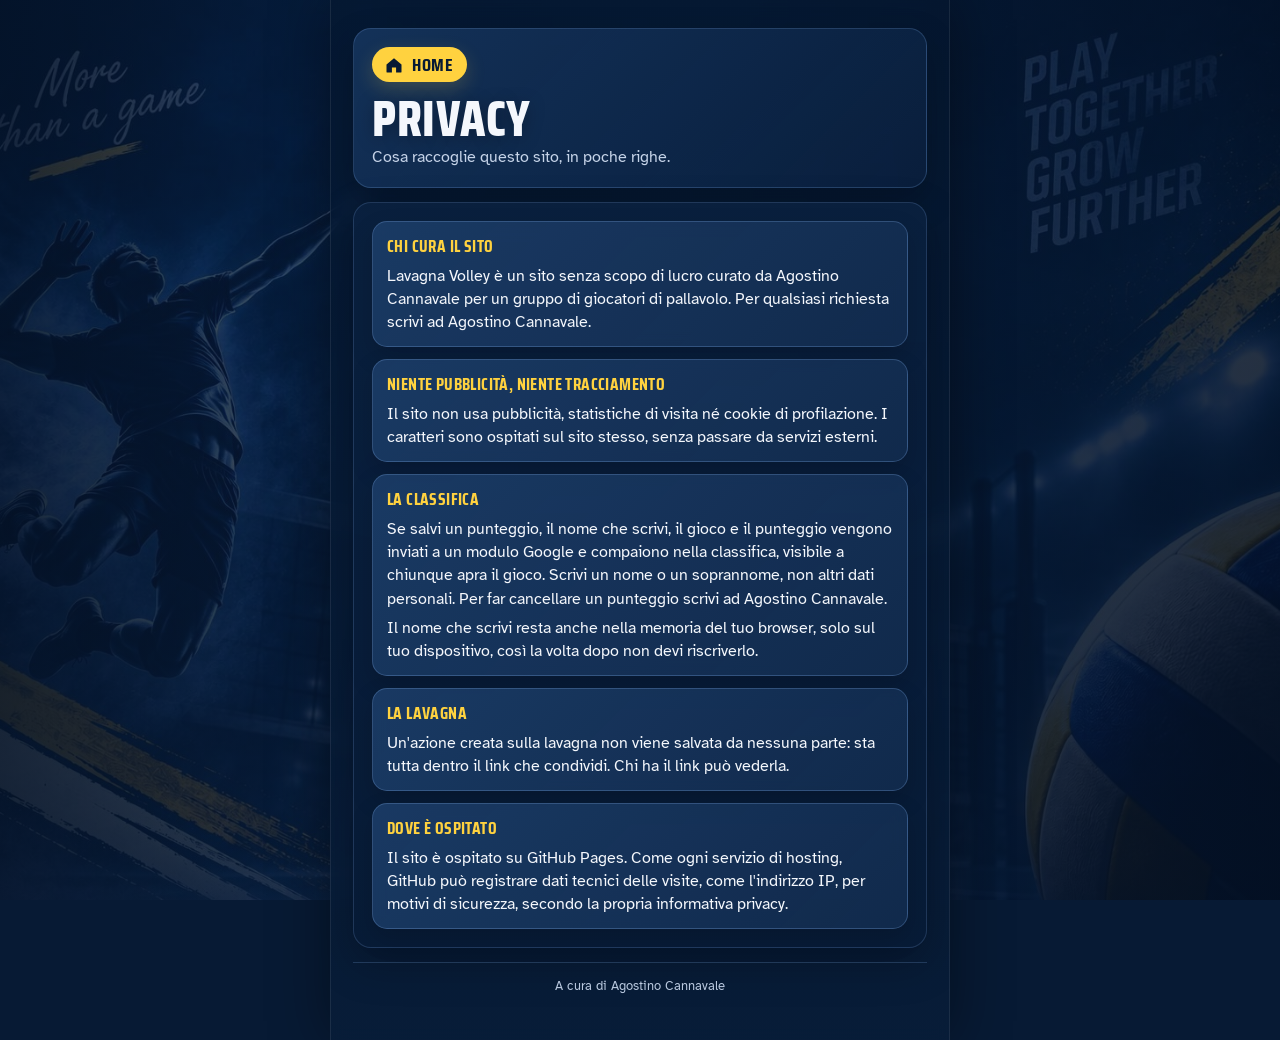
<file: privacy/index.html>
<!DOCTYPE html>
<html lang="it">
<head>
<meta charset="utf-8">
<meta name="viewport" content="width=device-width, initial-scale=1">
<title>Privacy</title>
<link rel="stylesheet" href="../fonts/fonts.css">
<meta name="description" content="Cosa raccoglie il sito Lavagna Volley.">
<meta name="theme-color" content="#0b1426">
<link rel="icon" href="../favicon.svg" type="image/svg+xml">
<link rel="icon" href="../favicon-32.png" sizes="32x32" type="image/png">
<link rel="apple-touch-icon" href="../apple-touch-icon.png">
<link rel="manifest" href="../manifest.webmanifest">
<meta property="og:type" content="website">
<meta property="og:site_name" content="Lavagna Volley">
<meta property="og:locale" content="it_IT">
<meta property="og:title" content="Privacy · Lavagna Volley">
<meta property="og:description" content="Cosa raccoglie il sito Lavagna Volley.">
<meta property="og:url" content="https://neoramses14031984.github.io/lavagna-volley/privacy/">
<meta property="og:image" content="https://neoramses14031984.github.io/lavagna-volley/og-image.jpg">
<meta property="og:image:width" content="1200">
<meta property="og:image:height" content="630">
<meta property="og:image:alt" content="Lavagna Volley: dalla lavagna al campo">
<meta name="twitter:card" content="summary_large_image">
<style>
:root{
  --night:#0f1d33;
  --panel:#172a4b;
  --line:#2a4069;
  --text:#eef2f8;
  --muted:#a3b3cf;
  --court:#e2843f;
  --freezone:#2563a8;
  --ball:#ffd23f;
  --libero:#2ec4b6;
  --good:#4cc38a;
  --bad:#ff6b6b;
  --display:"Saira Condensed","Arial Narrow",sans-serif;
  --body:"Atkinson Hyperlegible",system-ui,-apple-system,"Segoe UI",sans-serif;
  color-scheme:dark;
}
*{box-sizing:border-box}
html,body{margin:0}
body{background:var(--night);color:var(--text);font-family:var(--body);font-size:16px;line-height:1.45;-webkit-text-size-adjust:100%}
.wrap{max-width:560px;margin:0 auto;padding:16px 16px 40px;display:flex;flex-direction:column;gap:14px}
header{display:flex;flex-direction:column;gap:2px}
a.home{align-self:flex-start;display:inline-flex;align-items:center;gap:8px;font-family:var(--display);font-weight:700;font-size:18px;text-transform:uppercase;letter-spacing:.5px;color:var(--night);background:var(--ball);text-decoration:none;border-radius:10px;padding:8px 14px 7px 12px;margin-bottom:10px;line-height:1}
a.home:hover{filter:brightness(1.06)}
a.home:focus-visible{outline:3px solid var(--libero);outline-offset:2px}
h1{font-family:var(--display);font-weight:800;font-size:40px;line-height:1;margin:0;letter-spacing:.5px;text-transform:uppercase;text-wrap:balance}
h1 span{color:var(--ball)}
.sub{color:var(--muted);font-size:15px;margin:0}
nav{display:grid;grid-template-columns:repeat(5,1fr);gap:5px;position:sticky;top:0;z-index:5;background:var(--night);padding:8px 0}
nav a{font-family:var(--display);font-weight:700;font-size:15px;text-transform:uppercase;letter-spacing:.4px;text-align:center;text-decoration:none;color:var(--muted);background:var(--panel);border:1px solid var(--line);border-radius:10px;padding:9px 4px;line-height:1.05}
nav a[aria-current="page"]{color:var(--night);background:var(--ball);border-color:var(--ball)}
nav a:focus-visible,button:focus-visible{outline:3px solid var(--libero);outline-offset:2px}
section[hidden]{display:none}
section{display:flex;flex-direction:column;gap:12px}
h2{font-family:var(--display);font-weight:700;font-size:26px;text-transform:uppercase;margin:0;line-height:1.05}
.lead{margin:0;color:var(--muted)}
.chips{display:flex;flex-wrap:wrap;gap:6px}
button{font-family:var(--body);font-size:15px;font-weight:700;color:var(--text);background:var(--panel);border:1px solid var(--line);border-radius:10px;padding:10px 14px;cursor:pointer;touch-action:manipulation}
button.chip{padding:7px 12px;font-family:var(--display);font-size:17px;letter-spacing:.5px}
button.chip[aria-pressed="true"]{background:var(--ball);color:var(--night);border-color:var(--ball)}
button.primary{background:var(--ball);color:var(--night);border-color:var(--ball)}
button:disabled{opacity:.45;cursor:default}
.row{display:flex;gap:8px;flex-wrap:wrap}
.row button{flex:1 1 auto}
.stage{display:grid;grid-template-columns:repeat(3,1fr);gap:6px}
.stage button{padding:9px 6px;font-size:14px;line-height:1.15}
.stage button[aria-pressed="true"]{background:var(--libero);color:var(--night);border-color:var(--libero)}
.courtbox{background:var(--freezone);border-radius:14px;padding:6px;box-shadow:0 10px 30px rgba(0,0,0,.35)}
svg.court{display:block;width:100%;height:auto;user-select:none;-webkit-user-select:none}
svg.drag{touch-action:none}
.tok{transition:transform .75s cubic-bezier(.45,.05,.25,1),opacity .5s}
.tok.dragging{transition:none}
.tok circle{stroke-width:6}
.tok text{font-family:var(--display);font-weight:800;font-size:46px;text-anchor:middle;dominant-baseline:central;pointer-events:none}
.tok.hit circle{stroke:var(--bad);stroke-width:14}
.tok.ok circle{stroke:var(--good);stroke-width:14}
.card{background:var(--panel);border:1px solid var(--line);border-radius:12px;padding:12px 14px;display:flex;flex-direction:column;gap:6px}
.card p{margin:0}
.card .k{font-family:var(--display);font-weight:700;text-transform:uppercase;letter-spacing:.4px;color:var(--ball);font-size:15px}
.lines{display:grid;grid-template-columns:auto 1fr;gap:3px 10px;font-size:15px}
.lines b{font-family:var(--display);font-weight:700;color:var(--muted);text-transform:uppercase;letter-spacing:.3px}
.zonegrid{display:grid;grid-template-columns:repeat(3,1fr);gap:4px;font-size:14px;text-align:center}
.zonegrid div{background:var(--night);border-radius:8px;padding:5px 2px}
.zonegrid small{display:block;color:var(--muted);font-size:12px}
.zonegrid strong{font-family:var(--display);font-size:20px}
.score{display:flex;justify-content:space-between;font-family:var(--display);font-size:20px;font-weight:700;text-transform:uppercase}
.score span:last-child{color:var(--ball)}
.feedback{border-left:5px solid var(--line)}
.feedback.good{border-left-color:var(--good)}
.feedback.bad{border-left-color:var(--bad)}
.feedback .verdict{font-family:var(--display);font-size:22px;font-weight:800;text-transform:uppercase}
.feedback.good .verdict{color:var(--good)}
.feedback.bad .verdict{color:var(--bad)}
.opts{display:flex;flex-direction:column;gap:8px}
.opts button{text-align:left;font-weight:400;padding:12px 14px}
.opts button.right{border-color:var(--good);background:rgba(76,195,138,.18)}
.opts button.wrong{border-color:var(--bad);background:rgba(255,107,107,.16)}
.q{font-size:18px;font-weight:700;margin:0}
.legend{display:flex;flex-wrap:wrap;gap:6px 14px;font-size:13px;color:var(--muted)}
.legend i{display:inline-block;width:12px;height:12px;border-radius:50%;margin-right:5px;vertical-align:-1px}
.save{display:flex;gap:8px;flex-wrap:wrap}
.save input{flex:1 1 160px;font:inherit;font-size:16px;color:var(--text);background:var(--night);border:1px solid var(--line);border-radius:10px;padding:10px 12px}
.save input:focus-visible{outline:3px solid var(--libero);outline-offset:1px}
.board{width:100%;border-collapse:collapse;font-size:15px}
.board th{font-family:var(--display);text-transform:uppercase;letter-spacing:.3px;color:var(--muted);text-align:left;font-weight:700;padding:4px 6px;border-bottom:1px solid var(--line)}
.board td{padding:7px 6px;border-bottom:1px solid var(--line);font-variant-numeric:tabular-nums}
.board td.n{text-align:right;font-family:var(--display);font-size:20px;font-weight:800;color:var(--ball)}
.board tr:first-child td{font-weight:700}
footer{color:var(--muted);font-size:13px;text-align:center;padding-top:6px;border-top:1px solid var(--line)}
@media (prefers-reduced-motion:reduce){.tok{transition:none}}
</style>

<style id="visual-restyling-only">
:root{--night:#071a34;--panel:#112b4e;--line:#31547f;--text:#f4f7fc;--muted:#b8c8df;--ball:#ffd23f;--libero:#2ec4b6}
html{min-height:100%;background:#071a34}
body{min-height:100vh;background-color:#071a34;background-image:linear-gradient(90deg,rgba(4,18,38,.84),rgba(7,26,52,.59) 29%,rgba(7,26,52,.74) 52%,rgba(3,15,33,.79)),linear-gradient(180deg,rgba(6,22,45,.15),rgba(6,22,45,.58)),url("../volley-bg.jpg");background-size:cover;background-position:center top;background-repeat:no-repeat;background-attachment:fixed}
.wrap{position:relative;max-width:620px;min-height:100vh;padding:28px 22px 44px;background:linear-gradient(180deg,rgba(5,23,47,.70),rgba(8,29,57,.84));border-left:1px solid rgba(255,255,255,.08);border-right:1px solid rgba(255,255,255,.08);box-shadow:0 0 55px rgba(0,0,0,.4);backdrop-filter:blur(8px);-webkit-backdrop-filter:blur(8px)}
header{padding:18px;border:1px solid rgba(129,171,230,.22);border-radius:18px;background:linear-gradient(135deg,rgba(22,53,94,.88),rgba(11,34,65,.72));box-shadow:0 14px 35px rgba(0,0,0,.22)}
a.home{border-radius:999px;box-shadow:0 7px 20px rgba(255,210,63,.18);transition:transform .18s ease,filter .18s ease,box-shadow .18s ease}a.home:hover{transform:translateY(-1px);box-shadow:0 10px 24px rgba(255,210,63,.25)}
h1{font-size:clamp(38px,8vw,50px);text-shadow:0 3px 18px rgba(0,0,0,.28)}.sub{font-size:16px;color:#c5d3e8}
nav{top:8px;padding:8px;border:1px solid rgba(129,171,230,.22);border-radius:16px;background:rgba(7,25,51,.88);box-shadow:0 12px 30px rgba(0,0,0,.25);backdrop-filter:blur(12px);-webkit-backdrop-filter:blur(12px)}
nav a{border-radius:11px;background:rgba(29,63,108,.72);transition:transform .16s ease,background .16s ease,border-color .16s ease}nav a:hover{transform:translateY(-1px);background:rgba(39,81,137,.9);color:#fff}nav a[aria-current="page"]{box-shadow:0 6px 18px rgba(255,210,63,.18)}
section:not([hidden]){padding:18px;border:1px solid rgba(129,171,230,.20);border-radius:18px;background:linear-gradient(180deg,rgba(11,34,65,.84),rgba(8,28,55,.91));box-shadow:0 16px 40px rgba(0,0,0,.25)}
h2{font-size:30px;color:#fff}
button{background:linear-gradient(180deg,rgba(33,70,118,.97),rgba(22,51,91,.97));box-shadow:0 6px 15px rgba(0,0,0,.14);transition:transform .16s ease,filter .16s ease,border-color .16s ease}button:hover:not(:disabled){transform:translateY(-1px);filter:brightness(1.08);border-color:rgba(255,255,255,.3)}button:active:not(:disabled){transform:translateY(0)}
button.primary,button.chip[aria-pressed="true"]{background:linear-gradient(180deg,#ffe06a,#ffc928);box-shadow:0 7px 18px rgba(255,210,63,.2)}.stage button[aria-pressed="true"]{background:linear-gradient(180deg,#45d8c8,#28afaa);box-shadow:0 7px 18px rgba(46,196,182,.18)}
.card{background:linear-gradient(135deg,rgba(28,61,104,.9),rgba(18,44,79,.85));border-color:rgba(134,177,235,.27);border-radius:15px;box-shadow:0 10px 25px rgba(0,0,0,.16);backdrop-filter:blur(7px);-webkit-backdrop-filter:blur(7px)}
.courtbox{padding:8px;border:1px solid rgba(255,255,255,.14);border-radius:18px;background:linear-gradient(145deg,rgba(41,108,173,.94),rgba(22,72,131,.96));box-shadow:0 18px 38px rgba(0,0,0,.33),inset 0 1px 0 rgba(255,255,255,.14);overflow:hidden}
.save input{background:rgba(4,20,42,.72);border-color:rgba(132,174,232,.28)}footer{padding:14px 8px 0;border-top-color:rgba(129,171,230,.22);color:#b9c8de}
@media(max-width:700px){body{background-position:36% top;background-attachment:scroll}.wrap{max-width:none;padding:12px 10px 30px;border:0;background:linear-gradient(180deg,rgba(5,22,45,.87),rgba(7,27,53,.94));backdrop-filter:blur(5px);-webkit-backdrop-filter:blur(5px)}header,section:not([hidden]){padding:14px;border-radius:15px}nav{top:4px;gap:4px;padding:6px}nav a{font-size:13px;padding:9px 2px}h1{font-size:39px}h2{font-size:27px}}
@media(max-width:420px){nav{grid-template-columns:repeat(5,minmax(0,1fr))}nav a{font-size:12px;letter-spacing:0}.lines{grid-template-columns:1fr;gap:1px}.lines span{margin-bottom:7px}}
@media(prefers-reduced-motion:reduce){a.home,nav a,button{transition:none}}
</style>

<style>
.ctrl{display:flex;flex-direction:column;gap:8px}
.ctrl .k{font-family:var(--display);font-weight:700;text-transform:uppercase;letter-spacing:.4px;color:var(--muted);font-size:14px;margin:0}
.draw{background:rgba(4,20,42,.55);border:1px solid rgba(132,174,232,.22);border-radius:14px;padding:10px}
.draw svg{display:block;width:100%;height:auto}
.intro{font-size:16px}
ul.pts{margin:0;padding-left:20px;display:flex;flex-direction:column;gap:7px;font-size:15px}
.card h3{font-family:var(--display);font-weight:700;text-transform:uppercase;letter-spacing:.4px;color:var(--ball);font-size:17px;margin:0}
.nav2{display:flex;gap:8px}
.nav2 button{flex:1}
</style>
</head>
<body>
<div class="wrap">
  <header>
    <a class="home" href="https://neoramses14031984.github.io/lavagna-volley/" aria-label="Torna alla home di Lavagna Volley"><svg viewBox="0 0 24 24" width="20" height="20" aria-hidden="true"><path d="M3 11.5 12 4l9 7.5V20a1 1 0 0 1-1 1h-5.5v-6h-5v6H4a1 1 0 0 1-1-1z" fill="currentColor"/></svg>Home</a>
    <h1>Privacy</h1>
    <p class="sub">Cosa raccoglie questo sito, in poche righe.</p>
  </header>
  <section>
    <div class="card"><h3>Chi cura il sito</h3><p>Lavagna Volley è un sito senza scopo di lucro curato da Agostino Cannavale per un gruppo di giocatori di pallavolo. Per qualsiasi richiesta scrivi ad Agostino Cannavale.</p></div>
    <div class="card"><h3>Niente pubblicità, niente tracciamento</h3><p>Il sito non usa pubblicità, statistiche di visita né cookie di profilazione. I caratteri sono ospitati sul sito stesso, senza passare da servizi esterni.</p></div>
    <div class="card"><h3>La classifica</h3><p>Se salvi un punteggio, il nome che scrivi, il gioco e il punteggio vengono inviati a un modulo Google e compaiono nella classifica, visibile a chiunque apra il gioco. Scrivi un nome o un soprannome, non altri dati personali. Per far cancellare un punteggio scrivi ad Agostino Cannavale.</p><p>Il nome che scrivi resta anche nella memoria del tuo browser, solo sul tuo dispositivo, così la volta dopo non devi riscriverlo.</p></div>
    <div class="card"><h3>La lavagna</h3><p>Un'azione creata sulla lavagna non viene salvata da nessuna parte: sta tutta dentro il link che condividi. Chi ha il link può vederla.</p></div>
    <div class="card"><h3>Dove è ospitato</h3><p>Il sito è ospitato su GitHub Pages. Come ogni servizio di hosting, GitHub può registrare dati tecnici delle visite, come l'indirizzo IP, per motivi di sicurezza, secondo la propria informativa privacy.</p></div>
  </section>
  <footer>A cura di Agostino Cannavale</footer>
</div>
</body>
</html>
</file>
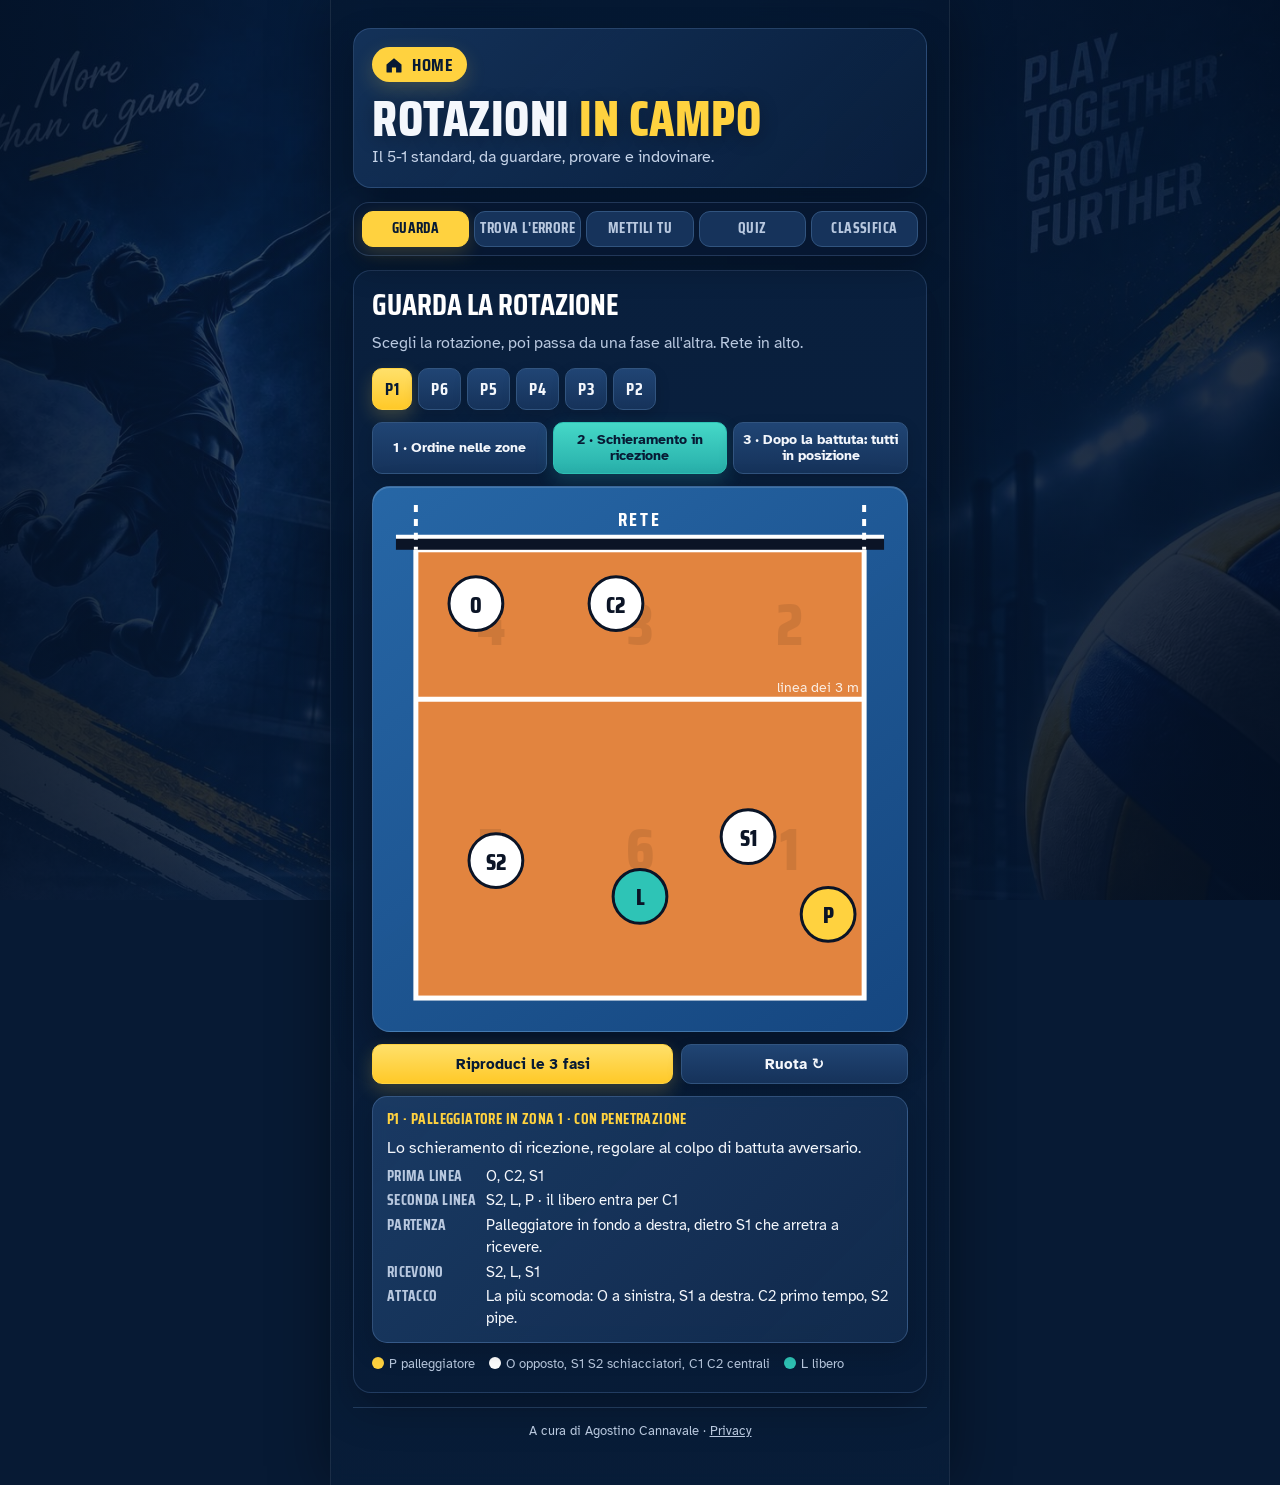
<file: rotazioni-in-campo/index.html>
<!DOCTYPE html>
<html lang="it">
<head>
<meta charset="utf-8">
<meta name="viewport" content="width=device-width, initial-scale=1">
<title>Rotazioni in campo</title>
<link rel="stylesheet" href="../fonts/fonts.css">
<meta name="description" content="Impara il 5-1 con simulazioni, errori da trovare e quiz.">
<meta name="theme-color" content="#0b1426">
<link rel="icon" href="../favicon.svg" type="image/svg+xml">
<link rel="icon" href="../favicon-32.png" sizes="32x32" type="image/png">
<link rel="apple-touch-icon" href="../apple-touch-icon.png">
<link rel="manifest" href="../manifest.webmanifest">
<meta property="og:type" content="website">
<meta property="og:site_name" content="Lavagna Volley">
<meta property="og:locale" content="it_IT">
<meta property="og:title" content="Rotazioni in campo · Lavagna Volley">
<meta property="og:description" content="Impara il 5-1 con simulazioni, errori da trovare e quiz.">
<meta property="og:url" content="https://neoramses14031984.github.io/lavagna-volley/rotazioni-in-campo/">
<meta property="og:image" content="https://neoramses14031984.github.io/lavagna-volley/og-image.jpg">
<meta property="og:image:width" content="1200">
<meta property="og:image:height" content="630">
<meta property="og:image:alt" content="Lavagna Volley: dalla lavagna al campo">
<meta name="twitter:card" content="summary_large_image">
<style>
:root{
  --night:#0f1d33;
  --panel:#172a4b;
  --line:#2a4069;
  --text:#eef2f8;
  --muted:#a3b3cf;
  --court:#e2843f;
  --freezone:#2563a8;
  --ball:#ffd23f;
  --libero:#2ec4b6;
  --good:#4cc38a;
  --bad:#ff6b6b;
  --display:"Saira Condensed","Arial Narrow",sans-serif;
  --body:"Atkinson Hyperlegible",system-ui,-apple-system,"Segoe UI",sans-serif;
  color-scheme:dark;
}
*{box-sizing:border-box}
html,body{margin:0}
body{background:var(--night);color:var(--text);font-family:var(--body);font-size:16px;line-height:1.45;-webkit-text-size-adjust:100%}
.wrap{max-width:560px;margin:0 auto;padding:16px 16px 40px;display:flex;flex-direction:column;gap:14px}
header{display:flex;flex-direction:column;gap:2px}
a.home{align-self:flex-start;display:inline-flex;align-items:center;gap:8px;font-family:var(--display);font-weight:700;font-size:18px;text-transform:uppercase;letter-spacing:.5px;color:var(--night);background:var(--ball);text-decoration:none;border-radius:10px;padding:8px 14px 7px 12px;margin-bottom:10px;line-height:1}
a.home:hover{filter:brightness(1.06)}
a.home:focus-visible{outline:3px solid var(--libero);outline-offset:2px}
h1{font-family:var(--display);font-weight:800;font-size:40px;line-height:1;margin:0;letter-spacing:.5px;text-transform:uppercase;text-wrap:balance}
h1 span{color:var(--ball)}
.sub{color:var(--muted);font-size:15px;margin:0}
nav{display:grid;grid-template-columns:repeat(5,1fr);gap:5px;position:sticky;top:0;z-index:5;background:var(--night);padding:8px 0}
nav a{font-family:var(--display);font-weight:700;font-size:15px;text-transform:uppercase;letter-spacing:.4px;text-align:center;text-decoration:none;color:var(--muted);background:var(--panel);border:1px solid var(--line);border-radius:10px;padding:9px 4px;line-height:1.05}
nav a[aria-current="page"]{color:var(--night);background:var(--ball);border-color:var(--ball)}
nav a:focus-visible,button:focus-visible{outline:3px solid var(--libero);outline-offset:2px}
section[hidden]{display:none}
section{display:flex;flex-direction:column;gap:12px}
h2{font-family:var(--display);font-weight:700;font-size:26px;text-transform:uppercase;margin:0;line-height:1.05}
.lead{margin:0;color:var(--muted)}
.chips{display:flex;flex-wrap:wrap;gap:6px}
button{font-family:var(--body);font-size:15px;font-weight:700;color:var(--text);background:var(--panel);border:1px solid var(--line);border-radius:10px;padding:10px 14px;cursor:pointer;touch-action:manipulation}
button.chip{padding:7px 12px;font-family:var(--display);font-size:17px;letter-spacing:.5px}
button.chip[aria-pressed="true"]{background:var(--ball);color:var(--night);border-color:var(--ball)}
button.primary{background:var(--ball);color:var(--night);border-color:var(--ball)}
button:disabled{opacity:.45;cursor:default}
.row{display:flex;gap:8px;flex-wrap:wrap}
.row button{flex:1 1 auto}
.stage{display:grid;grid-template-columns:repeat(3,1fr);gap:6px}
.stage button{padding:9px 6px;font-size:14px;line-height:1.15}
.stage button[aria-pressed="true"]{background:var(--libero);color:var(--night);border-color:var(--libero)}
.courtbox{background:var(--freezone);border-radius:14px;padding:6px;box-shadow:0 10px 30px rgba(0,0,0,.35)}
svg.court{display:block;width:100%;height:auto;user-select:none;-webkit-user-select:none}
svg.drag{touch-action:none}
.tok{transition:transform .75s cubic-bezier(.45,.05,.25,1),opacity .5s}
.tok.dragging{transition:none}
.tok circle{stroke-width:6}
.tok text{font-family:var(--display);font-weight:800;font-size:46px;text-anchor:middle;dominant-baseline:central;pointer-events:none}
.tok.hit circle{stroke:var(--bad);stroke-width:14}
.tok.ok circle{stroke:var(--good);stroke-width:14}
.card{background:var(--panel);border:1px solid var(--line);border-radius:12px;padding:12px 14px;display:flex;flex-direction:column;gap:6px}
.card p{margin:0}
.card .k{font-family:var(--display);font-weight:700;text-transform:uppercase;letter-spacing:.4px;color:var(--ball);font-size:15px}
.lines{display:grid;grid-template-columns:auto 1fr;gap:3px 10px;font-size:15px}
.lines b{font-family:var(--display);font-weight:700;color:var(--muted);text-transform:uppercase;letter-spacing:.3px}
.zonegrid{display:grid;grid-template-columns:repeat(3,1fr);gap:4px;font-size:14px;text-align:center}
.zonegrid div{background:var(--night);border-radius:8px;padding:5px 2px}
.zonegrid small{display:block;color:var(--muted);font-size:12px}
.zonegrid strong{font-family:var(--display);font-size:20px}
.score{display:flex;justify-content:space-between;font-family:var(--display);font-size:20px;font-weight:700;text-transform:uppercase}
.score span:last-child{color:var(--ball)}
.feedback{border-left:5px solid var(--line)}
.feedback.good{border-left-color:var(--good)}
.feedback.bad{border-left-color:var(--bad)}
.feedback .verdict{font-family:var(--display);font-size:22px;font-weight:800;text-transform:uppercase}
.feedback.good .verdict{color:var(--good)}
.feedback.bad .verdict{color:var(--bad)}
.opts{display:flex;flex-direction:column;gap:8px}
.opts button{text-align:left;font-weight:400;padding:12px 14px}
.opts button.right{border-color:var(--good);background:rgba(76,195,138,.18)}
.opts button.wrong{border-color:var(--bad);background:rgba(255,107,107,.16)}
.q{font-size:18px;font-weight:700;margin:0}
.legend{display:flex;flex-wrap:wrap;gap:6px 14px;font-size:13px;color:var(--muted)}
.legend i{display:inline-block;width:12px;height:12px;border-radius:50%;margin-right:5px;vertical-align:-1px}
.save{display:flex;gap:8px;flex-wrap:wrap}
.save input{flex:1 1 160px;font:inherit;font-size:16px;color:var(--text);background:var(--night);border:1px solid var(--line);border-radius:10px;padding:10px 12px}
.save input:focus-visible{outline:3px solid var(--libero);outline-offset:1px}
.board{width:100%;border-collapse:collapse;font-size:15px}
.board th{font-family:var(--display);text-transform:uppercase;letter-spacing:.3px;color:var(--muted);text-align:left;font-weight:700;padding:4px 6px;border-bottom:1px solid var(--line)}
.board td{padding:7px 6px;border-bottom:1px solid var(--line);font-variant-numeric:tabular-nums}
.board td.n{text-align:right;font-family:var(--display);font-size:20px;font-weight:800;color:var(--ball)}
.board tr:first-child td{font-weight:700}
footer{color:var(--muted);font-size:13px;text-align:center;padding-top:6px;border-top:1px solid var(--line)}
@media (prefers-reduced-motion:reduce){.tok{transition:none}}
</style>

<style id="visual-restyling-only">
:root{--night:#071a34;--panel:#112b4e;--line:#31547f;--text:#f4f7fc;--muted:#b8c8df;--ball:#ffd23f;--libero:#2ec4b6}
html{min-height:100%;background:#071a34}
body{min-height:100vh;background-color:#071a34;background-image:linear-gradient(90deg,rgba(4,18,38,.84),rgba(7,26,52,.59) 29%,rgba(7,26,52,.74) 52%,rgba(3,15,33,.79)),linear-gradient(180deg,rgba(6,22,45,.15),rgba(6,22,45,.58)),url("../volley-bg.jpg");background-size:cover;background-position:center top;background-repeat:no-repeat;background-attachment:fixed}
.wrap{position:relative;max-width:620px;min-height:100vh;padding:28px 22px 44px;background:linear-gradient(180deg,rgba(5,23,47,.70),rgba(8,29,57,.84));border-left:1px solid rgba(255,255,255,.08);border-right:1px solid rgba(255,255,255,.08);box-shadow:0 0 55px rgba(0,0,0,.4);backdrop-filter:blur(8px);-webkit-backdrop-filter:blur(8px)}
header{padding:18px;border:1px solid rgba(129,171,230,.22);border-radius:18px;background:linear-gradient(135deg,rgba(22,53,94,.88),rgba(11,34,65,.72));box-shadow:0 14px 35px rgba(0,0,0,.22)}
a.home{border-radius:999px;box-shadow:0 7px 20px rgba(255,210,63,.18);transition:transform .18s ease,filter .18s ease,box-shadow .18s ease}a.home:hover{transform:translateY(-1px);box-shadow:0 10px 24px rgba(255,210,63,.25)}
h1{font-size:clamp(38px,8vw,50px);text-shadow:0 3px 18px rgba(0,0,0,.28)}.sub{font-size:16px;color:#c5d3e8}
nav{top:8px;padding:8px;border:1px solid rgba(129,171,230,.22);border-radius:16px;background:rgba(7,25,51,.88);box-shadow:0 12px 30px rgba(0,0,0,.25);backdrop-filter:blur(12px);-webkit-backdrop-filter:blur(12px)}
nav a{border-radius:11px;background:rgba(29,63,108,.72);transition:transform .16s ease,background .16s ease,border-color .16s ease}nav a:hover{transform:translateY(-1px);background:rgba(39,81,137,.9);color:#fff}nav a[aria-current="page"]{box-shadow:0 6px 18px rgba(255,210,63,.18)}
section:not([hidden]){padding:18px;border:1px solid rgba(129,171,230,.20);border-radius:18px;background:linear-gradient(180deg,rgba(11,34,65,.84),rgba(8,28,55,.91));box-shadow:0 16px 40px rgba(0,0,0,.25)}
h2{font-size:30px;color:#fff}
button{background:linear-gradient(180deg,rgba(33,70,118,.97),rgba(22,51,91,.97));box-shadow:0 6px 15px rgba(0,0,0,.14);transition:transform .16s ease,filter .16s ease,border-color .16s ease}button:hover:not(:disabled){transform:translateY(-1px);filter:brightness(1.08);border-color:rgba(255,255,255,.3)}button:active:not(:disabled){transform:translateY(0)}
button.primary,button.chip[aria-pressed="true"]{background:linear-gradient(180deg,#ffe06a,#ffc928);box-shadow:0 7px 18px rgba(255,210,63,.2)}.stage button[aria-pressed="true"]{background:linear-gradient(180deg,#45d8c8,#28afaa);box-shadow:0 7px 18px rgba(46,196,182,.18)}
.card{background:linear-gradient(135deg,rgba(28,61,104,.9),rgba(18,44,79,.85));border-color:rgba(134,177,235,.27);border-radius:15px;box-shadow:0 10px 25px rgba(0,0,0,.16);backdrop-filter:blur(7px);-webkit-backdrop-filter:blur(7px)}
.courtbox{padding:8px;border:1px solid rgba(255,255,255,.14);border-radius:18px;background:linear-gradient(145deg,rgba(41,108,173,.94),rgba(22,72,131,.96));box-shadow:0 18px 38px rgba(0,0,0,.33),inset 0 1px 0 rgba(255,255,255,.14);overflow:hidden}
.save input{background:rgba(4,20,42,.72);border-color:rgba(132,174,232,.28)}footer{padding:14px 8px 0;border-top-color:rgba(129,171,230,.22);color:#b9c8de}
@media(max-width:700px){body{background-position:36% top;background-attachment:scroll}.wrap{max-width:none;padding:12px 10px 30px;border:0;background:linear-gradient(180deg,rgba(5,22,45,.87),rgba(7,27,53,.94));backdrop-filter:blur(5px);-webkit-backdrop-filter:blur(5px)}header,section:not([hidden]){padding:14px;border-radius:15px}nav{top:4px;gap:4px;padding:6px}nav a{font-size:13px;padding:9px 2px}h1{font-size:39px}h2{font-size:27px}}
@media(max-width:420px){nav{grid-template-columns:repeat(5,minmax(0,1fr))}nav a{font-size:12px;letter-spacing:0}.lines{grid-template-columns:1fr;gap:1px}.lines span{margin-bottom:7px}}
@media(prefers-reduced-motion:reduce){a.home,nav a,button{transition:none}}
</style>

</head>
<body>
<div class="wrap">
  <header>
    <a class="home" href="https://neoramses14031984.github.io/lavagna-volley/" aria-label="Torna alla home di Lavagna Volley"><svg viewBox="0 0 24 24" width="20" height="20" aria-hidden="true"><path d="M3 11.5 12 4l9 7.5V20a1 1 0 0 1-1 1h-5.5v-6h-5v6H4a1 1 0 0 1-1-1z" fill="currentColor"/></svg>Home</a>
    <h1>Rotazioni <span>in campo</span></h1>
    <p class="sub">Il 5-1 standard, da guardare, provare e indovinare.</p>
  </header>

  <nav aria-label="Sezioni">
    <a href="#rotazione" data-view="rotazione">Guarda</a>
    <a href="#errore" data-view="errore">Trova l'errore</a>
    <a href="#mettili" data-view="mettili">Mettili tu</a>
    <a href="#quiz" data-view="quiz">Quiz</a>
    <a href="#classifica" data-view="classifica">Classi&shy;fica</a>
  </nav>

  <section id="v-rotazione" aria-labelledby="t-rot">
    <h2 id="t-rot">Guarda la rotazione</h2>
    <p class="lead">Scegli la rotazione, poi passa da una fase all'altra. Rete in alto.</p>
    <div class="chips" id="rotChips" role="group" aria-label="Rotazione"></div>
    <div class="stage" role="group" aria-label="Fase">
      <button id="st0" data-stage="0">1 · Ordine nelle zone</button>
      <button id="st1" data-stage="1">2 · Schieramento in ricezione</button>
      <button id="st2" data-stage="2">3 · Dopo la battuta: tutti in posizione</button>
    </div>
    <div class="courtbox"><svg class="court" id="simSvg" viewBox="-70 -110 1040 1060" role="img" aria-label="Campo con i giocatori"></svg></div>
    <div class="row">
      <button id="btnPlay" class="primary">Riproduci le 3 fasi</button>
      <button id="btnRotate">Ruota ↻</button>
    </div>
    <div class="card" id="simInfo" aria-live="polite"></div>
    <div class="legend">
      <span><i style="background:var(--ball)"></i>P palleggiatore</span>
      <span><i style="background:#fff"></i>O opposto, S1 S2 schiacciatori, C1 C2 centrali</span>
      <span><i style="background:var(--libero)"></i>L libero</span>
    </div>
  </section>

  <section id="v-errore" aria-labelledby="t-err" hidden>
    <h2 id="t-err">Trova l'errore</h2>
    <p class="lead">Questa squadra sta per ricevere. Se qualcuno è fuori posizione, toccalo. Se è tutto regolare, premi il pulsante sotto il campo.</p>
    <div class="score"><span id="errRound">Turno 1 di 10</span><span id="errPts">0 punti</span></div>
    <div class="card"><p class="k" id="errRot">Rotazione</p><div class="zonegrid" id="errZones"></div></div>
    <div class="courtbox"><svg class="court" id="errSvg" viewBox="-70 -110 1040 1060" role="img" aria-label="Schieramento da controllare"></svg></div>
    <div class="row">
      <button id="btnRegular">È tutto regolare</button>
      <button id="btnNext" class="primary" disabled>Avanti</button>
    </div>
    <div class="card feedback" id="errFb" aria-live="polite"><p>Tocca il giocatore fuori posizione, oppure dichiara lo schieramento regolare.</p></div>
  </section>

  <section id="v-mettili" aria-labelledby="t-put" hidden>
    <h2 id="t-put">Mettili tu</h2>
    <p class="lead">Trascina i sei giocatori dalla panchina al campo e crea uno schieramento di ricezione regolare. Le zone qui sotto dicono chi corrisponde a chi. Nella sfida fai punto se lo schieramento è regolare al primo Controlla.</p>
    <div class="row"><button id="btnChallenge" class="primary">Sfida: tutte e 6 le rotazioni</button></div>
    <div class="score" id="chScore" hidden><span id="chRound">Rotazione 1 di 6</span><span id="chPts">0 punti</span></div>
    <div class="chips" id="putChips" role="group" aria-label="Rotazione"></div>
    <div class="card"><p class="k" id="putRot">Rotazione</p><div class="zonegrid" id="putZones"></div></div>
    <div class="courtbox"><svg class="court drag" id="putSvg" viewBox="-70 -110 1040 1250" role="img" aria-label="Campo su cui trascinare i giocatori"></svg></div>
    <div class="row">
      <button id="btnCheck" class="primary">Controlla</button>
      <button id="btnShow">Mostra la soluzione</button>
      <button id="btnReset">Ricomincia</button>
      <button id="btnRandom">Nuova rotazione a caso</button>
    </div>
    <div class="card feedback" id="putFb" aria-live="polite"><p>Quando hai sistemato tutti, premi Controlla.</p></div>
  </section>

  <section id="v-quiz" aria-labelledby="t-quiz" hidden>
    <h2 id="t-quiz">Quiz</h2>
    <div class="score"><span id="qCount">Domanda 1 di 8</span><span id="qPts">0 punti</span></div>
    <div class="card" id="qBox"></div>
    <div class="row"><button id="qNext" class="primary" disabled>Avanti</button></div>
  </section>

  <section id="v-classifica" aria-labelledby="t-cls" hidden>
    <h2 id="t-cls">Classifica del gruppo</h2>
    <p class="lead">Il miglior punteggio di ognuno. A fine partita scrivi il tuo nome e premi "Salva in classifica".</p>
    <div class="row"><button id="clsRefresh">Aggiorna</button></div>
    <div class="card"><p class="k">Quiz · su 8</p><div id="clsQuiz"><p class="lead">Caricamento...</p></div></div>
    <div class="card"><p class="k">Trova l'errore · su 10</p><div id="clsErr"><p class="lead">Caricamento...</p></div></div>
    <div class="card"><p class="k">Mettili tu · sfida su 6</p><div id="clsPut"><p class="lead">Caricamento...</p></div></div>
  </section>

  <footer>A cura di Agostino Cannavale · <a href="../privacy/" style="color:inherit">Privacy</a></footer>
</div>

<script>
(function(){
"use strict";
const NS = "http://www.w3.org/2000/svg";

const START = {1:"P",2:"S1",3:"C2",4:"O",5:"S2",6:"C1"};
const SEQ = ["P1","P6","P5","P4","P3","P2"];
const RECV = {
  P1:{O:[30,18],C2:[100,18],S1:[166,96],P:[206,122],L:[112,116],S2:[40,104]},
  P6:{S2:[36,96],O:[106,16],C2:[192,18],P:[128,46],L:[96,116],S1:[184,108]},
  P5:{C1:[36,14],P:[24,42],S2:[78,100],O:[192,18],S1:[124,116],L:[186,104]},
  P4:{P:[14,12],C1:[30,30],S2:[48,98],S1:[112,110],L:[180,104],O:[208,132]},
  P3:{P:[108,16],C1:[190,16],S1:[36,98],L:[90,116],O:[140,132],S2:[190,104]},
  P2:{C2:[30,16],S1:[74,100],P:[160,16],O:[20,132],S2:[124,118],L:[186,106]}
};
const INFO = {
  P1:{start:"Palleggiatore in fondo a destra, dietro S1 che arretra a ricevere.",recv:"S2, L, S1",att:"La più scomoda: O a sinistra, S1 a destra. C2 primo tempo, S2 pipe."},
  P6:{start:"Palleggiatore al centro, subito dietro O.",recv:"S2, L, S1",att:"O va ad attaccare in 2, C2 primo tempo, S2 in 4, S1 pipe."},
  P5:{start:"Palleggiatore a sinistra, dietro C1: è la corsa più lunga.",recv:"S2, S1, L",att:"S2 in 4, C1 primo tempo, O in 2, S1 pipe."},
  P4:{start:"Palleggiatore e C1 stretti a sinistra a rete; S2 scende a ricevere sul lato sinistro e gli altri traslano a destra.",recv:"S2, S1, L",att:"S2 in 4, C1 primo tempo, O da seconda linea, S1 pipe."},
  P3:{start:"Palleggiatore in prima linea al centro: un passo a destra.",recv:"S1, L, S2",att:"S1 in 4, C1 primo tempo, O da seconda linea, S2 pipe."},
  P2:{start:"Palleggiatore già al punto di alzata; O in fondo a sinistra, dietro C2.",recv:"S1, S2, L",att:"S1 in 4, C2 primo tempo, O passa dietro e attacca da zona 1, S2 pipe."}
};
const AT = {
  left:[6,62],
  mid:[128,40],
  right:[218,60],
  pipe:[112,82],
  back1:[205,80],
  cover:[64,116]
};
const ATTACK = {
  P1:{P:"set",O:"left",C2:"mid",S1:"right",S2:"pipe",L:"cover"},
  P6:{P:"set",S2:"left",C2:"mid",O:"right",S1:"pipe",L:"cover"},
  P5:{P:"set",S2:"left",C1:"mid",O:"right",S1:"pipe",L:"cover"},
  P4:{P:"set",S2:"left",C1:"mid",O:"back1",S1:"pipe",L:"cover"},
  P3:{P:"set",S1:"left",C1:"mid",O:"back1",S2:"pipe",L:"cover"},
  P2:{P:"set",S1:"left",C2:"mid",O:"back1",S2:"pipe",L:"cover"}
};
const VIA = {P2:{O:[200,136]}};
const ROLEWORD = {left:"attacca in zona 4",mid:"primo tempo",right:"attacca in zona 2",pipe:"pipe da seconda linea",back1:"attacca da zona 1, dietro i 3 m",cover:"copre e difende",set:"alza"};
const NAMES = {P:"il palleggiatore (P)",O:"l'opposto (O)",S1:"lo schiacciatore S1",S2:"lo schiacciatore S2",C1:"il centrale C1",C2:"il centrale C2",L:"il libero (L)"};
const ALL = ["P","S1","C2","O","S2","C1","L"];
const ZC = {4:[37,25],3:[112,25],2:[187,25],5:[37,100],6:[112,100],1:[187,100]};
const SETPT = [152,20];

const toCm = ([fx,fy]) => [fx*900/224, fy*6];

function zonesOf(idx){
  let z = Object.assign({}, START);
  for(let i=0;i<idx;i++){ const n={}; for(const k in z){ const kk=+k; n[kk===1?6:kk-1]=z[k]; } z=n; }
  return z;
}
function liberoFor(z){ return [5,6,1].map(k=>z[k]).find(p=>p[0]==="C"); }
function shownZones(idx){
  const z = zonesOf(idx), c = liberoFor(z), s = {};
  for(const k in z){ s[k] = ([5,6,1].includes(+k) && z[k]===c) ? "L" : z[k]; }
  return s;
}

const FB = [[4,5],[3,6],[2,1]], LAT = [[4,3],[3,2],[5,6],[6,1]];
function violations(pos, sz){
  const out=[];
  for(const [f,b] of FB){ const A=pos[sz[f]], B=pos[sz[b]]; if(B[1] < A[1]) out.push({type:"fb",front:f,back:b,amt:A[1]-B[1]}); }
  for(const [l,r] of LAT){ const A=pos[sz[l]], B=pos[sz[r]]; if(A[0] > B[0]) out.push({type:"lat",left:l,right:r,amt:A[0]-B[0]}); }
  return out;
}
function involved(v, sz){ return v.type==="fb" ? [sz[v.front],sz[v.back]] : [sz[v.left],sz[v.right]]; }
function explain(v, sz){
  if(v.type==="fb"){
    return `${cap(NAMES[sz[v.back]])} (zona ${v.back}) è più vicino alla rete del suo avanti, ${NAMES[sz[v.front]]} (zona ${v.front}).`;
  }
  if(v.left===4||v.left===5) return `${cap(NAMES[sz[v.left]])} (zona ${v.left}) deve stare più a sinistra di ${NAMES[sz[v.right]]} (zona ${v.right}).`;
  return `${cap(NAMES[sz[v.right]])} (zona ${v.right}) deve stare più a destra di ${NAMES[sz[v.left]]} (zona ${v.left}).`;
}
const cap = s => s.charAt(0).toUpperCase()+s.slice(1);

function el(tag, attrs, parent){ const e=document.createElementNS(NS,tag); for(const k in attrs) e.setAttribute(k,attrs[k]); if(parent) parent.appendChild(e); return e; }
function drawCourt(svg, opt){
  svg.textContent="";
  el("rect",{x:0,y:0,width:900,height:900,fill:"var(--court)"},svg);
  const zg=el("g",{"font-family":"Saira Condensed, sans-serif","font-weight":"800","font-size":"120",fill:"#000","fill-opacity":".09","text-anchor":"middle","dominant-baseline":"central"},svg);
  [[4,150,150],[3,450,150],[2,750,150],[5,150,600],[6,450,600],[1,750,600]].forEach(([n,x,y])=>{ const t=el("text",{x:x,y:y},zg); t.textContent=n; });
  el("rect",{x:0,y:0,width:900,height:900,fill:"none",stroke:"#fff","stroke-width":10},svg);
  el("line",{x1:0,x2:900,y1:300,y2:300,stroke:"#fff","stroke-width":10},svg);
  el("rect",{x:-40,y:-26,width:980,height:26,fill:"#0b1426"},svg);
  el("line",{x1:-40,x2:940,y1:-26,y2:-26,stroke:"#fff","stroke-width":8},svg);
  el("line",{x1:0,x2:0,y1:-90,y2:0,stroke:"#fff","stroke-width":8,"stroke-dasharray":"14 14"},svg);
  el("line",{x1:900,x2:900,y1:-90,y2:0,stroke:"#fff","stroke-width":8,"stroke-dasharray":"14 14"},svg);
  const lab=el("text",{x:450,y:-48,"text-anchor":"middle","font-family":"Saira Condensed, sans-serif","font-weight":"700","font-size":"38",fill:"#fff","letter-spacing":"6"},svg);
  lab.textContent="RETE";
  const l3=el("text",{x:890,y:285,"text-anchor":"end","font-family":"Atkinson Hyperlegible, sans-serif","font-size":"28",fill:"#fff","fill-opacity":".85"},svg);
  l3.textContent="linea dei 3 m";
  if(opt && opt.bench){
    el("rect",{x:-40,y:960,width:980,height:150,rx:24,fill:"#0b1426","fill-opacity":".55"},svg);
    const b=el("text",{x:450,y:1135,"text-anchor":"middle","font-family":"Saira Condensed, sans-serif","font-weight":"700","font-size":"32",fill:"#fff","fill-opacity":".8","letter-spacing":"4"},svg);
    b.textContent="PANCHINA";
  }
  el("g",{id:svg.id+"-fx"},svg);
  const layer=el("g",{id:svg.id+"-tok"},svg);
  const toks={};
  for(const id of ALL){
    const g=el("g",{class:"tok","data-id":id},layer);
    const fill = id==="P" ? "var(--ball)" : id==="L" ? "var(--libero)" : "#fff";
    el("circle",{r:54,cx:0,cy:0,fill:fill,stroke:"#0b1426"},g);
    const t=el("text",{x:0,y:2,fill:"#0b1426"},g); t.textContent=id;
    toks[id]=g;
  }
  return toks;
}
function place(g, x, y){ g.style.transform=`translate(${x}px, ${y}px)`; g._x=x; g._y=y; }
function show(g, on){ g.style.opacity = on ? "1" : "0"; g.style.pointerEvents = on ? "" : "none"; }

function zoneCard(box, idx){
  const sz=shownZones(idx), z=zonesOf(idx), c=liberoFor(z);
  box.textContent="";
  [4,3,2,5,6,1].forEach(n=>{
    const d=document.createElement("div");
    d.innerHTML=`<small>zona ${n}</small><strong>${sz[n]}</strong>`;
    box.appendChild(d);
  });
  return c;
}

const VIEWS=["rotazione","errore","mettili","quiz","classifica"];
function route(){
  let v=(location.hash||"").replace("#","");
  if(!VIEWS.includes(v)) v="rotazione";
  VIEWS.forEach(n=>{ document.getElementById("v-"+n).hidden = n!==v; });
  document.querySelectorAll("nav a").forEach(a=>{ if(a.dataset.view===v) a.setAttribute("aria-current","page"); else a.removeAttribute("aria-current"); });
  state.view=v;
}

const state = {view:"rotazione", simIdx:0, simStage:1, putIdx:Math.floor(Math.random()*6)};

const simSvg=document.getElementById("simSvg");
const simToks=drawCourt(simSvg);
const simFx=document.getElementById("simSvg-fx");
const rotChips=document.getElementById("rotChips");
SEQ.forEach((n,i)=>{ const b=document.createElement("button"); b.className="chip"; b.textContent=n; b.addEventListener("click",()=>{ stopPlay(); state.simIdx=i; renderSim(); }); rotChips.appendChild(b); });
document.querySelectorAll(".stage button").forEach(b=>b.addEventListener("click",()=>{ stopPlay(); state.simStage=+b.dataset.stage; renderSim(); }));
let playTimer=null;
function stopPlay(){ if(playTimer){ clearTimeout(playTimer); playTimer=null; } }
document.getElementById("btnPlay").addEventListener("click",()=>{
  stopPlay(); state.simStage=0; renderSim();
  playTimer=setTimeout(()=>{ state.simStage=1; renderSim(); playTimer=setTimeout(()=>{ state.simStage=2; renderSim(); playTimer=null; },1500); },1500);
});
document.getElementById("btnRotate").addEventListener("click",()=>{ stopPlay(); state.simIdx=(state.simIdx+1)%6; state.simStage=0; renderSim(); });

function renderSim(){
  const idx=state.simIdx, name=SEQ[idx], z=zonesOf(idx), sz=shownZones(idx), c=liberoFor(z);
  [...rotChips.children].forEach((b,i)=>b.setAttribute("aria-pressed", i===idx));
  document.querySelectorAll(".stage button").forEach(b=>b.setAttribute("aria-pressed", +b.dataset.stage===state.simStage));
  simFx.textContent="";
  for(const k in z){ if(z[k]===c){ const [x,y]=toCm(ZC[k]); place(simToks[c],x,y); show(simToks[c],false); } }
  const benchC = c;
  for(const id of ALL){
    if(id===benchC) continue;
    let xy;
    if(state.simStage===0){ const zone=+Object.keys(sz).find(k=>sz[k]===id); xy=toCm(ZC[zone]); }
    else if(state.simStage===1){ xy=toCm(RECV[name][id]); }
    else { const r=ATTACK[name][id]; xy = r==="set" ? (name==="P2" ? toCm(RECV.P2.P) : toCm(SETPT)) : toCm(AT[r]); }
    const via = state.simStage===2 && VIA[name] && VIA[name][id];
    if(via){ const v=toCm(via), g=simToks[id], fin=xy; place(g,v[0],v[1]); show(g,true); clearTimeout(g._t); g._t=setTimeout(()=>{ if(state.simStage===2 && SEQ[state.simIdx]===name) place(g,fin[0],fin[1]); },750); }
    else { clearTimeout(simToks[id]._t); place(simToks[id],xy[0],xy[1]); show(simToks[id],true); }
  }
  if(state.simStage===2){
    for(const id in ATTACK[name]){
      const a=toCm(RECV[name][id]), r=ATTACK[name][id];
      const b = r==="set" ? (name==="P2" ? a : toCm(SETPT)) : toCm(AT[r]);
      if(Math.hypot(a[0]-b[0],a[1]-b[1])<30) continue;
      const isP=id==="P";
      const via=VIA[name] && VIA[name][id];
      if(via){ const v=toCm(via); el("polyline",{points:`${a[0]},${a[1]} ${v[0]},${v[1]} ${b[0]},${b[1]}`,fill:"none",stroke:"#fff","stroke-width":7,"stroke-dasharray":"16 14","stroke-linecap":"round","stroke-linejoin":"round",opacity:".7"},simFx); continue; }
      el("line",{x1:a[0],y1:a[1],x2:b[0],y2:b[1],stroke:isP?"var(--ball)":"#fff","stroke-width":isP?10:7,"stroke-dasharray":isP?"26 18":"16 14","stroke-linecap":"round",opacity:isP?".95":".7"},simFx);
    }
    const s=toCm(SETPT);
    el("circle",{cx:s[0],cy:s[1],r:78,fill:"none",stroke:"#fff","stroke-width":5,"stroke-dasharray":"10 10",opacity:".8"},simFx);
  }
  const front=[4,3,2].map(n=>sz[n]).join(", "), back=[5,6,1].map(n=>sz[n]).join(", ");
  const phase = ["Le zone: chi è davanti a chi. Premendo Ruota tutti si spostano di un posto in senso orario.",
                 "Lo schieramento di ricezione, regolare al colpo di battuta avversario.",
                 "Dopo il colpo di battuta ognuno può andare ovunque: " + (name==="P2" ? "il palleggiatore è già al punto di alzata" : (["P1","P6","P5"].includes(name) ? "il palleggiatore penetra fino al punto di alzata" : "il palleggiatore si sposta lungo la rete al punto di alzata")) + ", gli altri vanno nelle posizioni da cui partono per attaccare o coprire."][state.simStage];
  const roles = state.simStage===2 ? `<b>Dopo la battuta</b><span>${Object.keys(ATTACK[name]).filter(id=>id!=="P").map(id=>`${id} ${ROLEWORD[ATTACK[name][id]]}`).join(" · ")}</span>` : "";
  document.getElementById("simInfo").innerHTML =
    `<p class="k">${name} · palleggiatore in zona ${name.slice(1)}${["P1","P6","P5"].includes(name)?" · con penetrazione":""}</p>
     <p>${phase}</p>
     <div class="lines"><b>Prima linea</b><span>${front}</span><b>Seconda linea</b><span>${back} · il libero entra per ${c}</span><b>Partenza</b><span>${INFO[name].start}</span><b>Ricevono</b><span>${INFO[name].recv}</span><b>Attacco</b><span>${INFO[name].att}</span>${roles}</div>`;
}

const errSvg=document.getElementById("errSvg");
const errToks=drawCourt(errSvg);
const err={round:0,pts:0,done:false,cur:null};
const rnd=(a,b)=>a+Math.random()*(b-a);
const dist=(a,b)=>Math.hypot(a[0]-b[0],a[1]-b[1]);
function makeRound(){
  const idx=Math.floor(Math.random()*6), name=SEQ[idx], sz=shownZones(idx);
  const base={}; for(const id in RECV[name]) base[id]=toCm(RECV[name][id]);
  const ids=Object.keys(base);
  const wantFault = Math.random() < 0.72;
  for(let tries=0;tries<4000;tries++){
    const who=ids[Math.floor(Math.random()*ids.length)];
    const np=[rnd(70,830),rnd(70,830)];
    if(ids.some(o=>o!==who && dist(np,base[o])<140)) continue;
    const pos=Object.assign({},base,{[who]:np});
    const v=violations(pos,sz);
    if(wantFault){
      if(!v.length) continue;
      if(v.some(x=>x.amt<70)) continue;
      return {idx,name,sz,pos,v,moved:who};
    } else {
      if(v.length) continue;
      let tight=false;
      for(const [f,b] of FB){ if(pos[sz[b]][1]-pos[sz[f]][1] < 40) tight=true; }
      for(const [l,r] of LAT){ if(pos[sz[r]][0]-pos[sz[l]][0] < 40) tight=true; }
      if(tight) continue;
      return {idx,name,sz,pos,v:[],moved:null};
    }
  }
  const pos=base; return {idx,name,sz,pos,v:[],moved:null};
}
function renderErr(){
  const r=err.cur;
  document.getElementById("errRound").textContent=`Turno ${err.round+1} di 10`;
  document.getElementById("errPts").textContent=`${err.pts} punti`;
  document.getElementById("errRot").textContent=`${r.name} · zone di questa rotazione`;
  zoneCard(document.getElementById("errZones"), r.idx);
  const c=liberoFor(zonesOf(r.idx));
  for(const id of ALL){
    const g=errToks[id]; g.classList.remove("hit","ok");
    if(id===c){ show(g,false); continue; }
    place(g,r.pos[id][0],r.pos[id][1]); show(g,true);
  }
}
function newErr(){ err.cur=makeRound(); err.done=false; renderErr();
  document.getElementById("btnNext").disabled=true; document.getElementById("btnRegular").disabled=false;
  const fb=document.getElementById("errFb"); fb.className="card feedback"; fb.innerHTML="<p>Tocca il giocatore fuori posizione, oppure dichiara lo schieramento regolare.</p>"; }
function answerErr(tapped){
  if(err.done) return; err.done=true;
  const r=err.cur, fb=document.getElementById("errFb");
  const culprits=new Set(); r.v.forEach(v=>involved(v,r.sz).forEach(p=>culprits.add(p)));
  let right;
  if(tapped===null) right = r.v.length===0;
  else right = culprits.has(tapped);
  if(right) err.pts++;
  culprits.forEach(p=>errToks[p].classList.add("hit"));
  if(tapped && !culprits.has(tapped)) errToks[tapped].classList.add("ok");
  let body;
  if(r.v.length===0) body="<p>Lo schieramento era regolare: ogni giocatore rispetta chi ha davanti, dietro e di fianco.</p>";
  else body=r.v.map(v=>`<p>${explain(v,r.sz)}</p>`).join("") + "<p>Vale anche toccare l'altro giocatore della coppia: il fallo riguarda tutti e due.</p>";
  fb.className="card feedback "+(right?"good":"bad");
  fb.innerHTML=`<p class="verdict">${right?"Giusto":"Sbagliato"}</p>${body}`;
  document.getElementById("errPts").textContent=`${err.pts} punti`;
  document.getElementById("btnRegular").disabled=true;
  const nx=document.getElementById("btnNext");
  nx.disabled=false;
  if(err.round===9){ nx.textContent="Vedi il risultato"; }
}
for(const id of ALL){ errToks[id].style.cursor="pointer"; errToks[id].addEventListener("click",()=>answerErr(id)); }
document.getElementById("btnRegular").addEventListener("click",()=>answerErr(null));
document.getElementById("btnNext").addEventListener("click",()=>{
  const nx=document.getElementById("btnNext");
  if(err.round===9 && err.done && !err.final){
    err.final=true;
    const fb=document.getElementById("errFb"); fb.className="card feedback good";
    fb.innerHTML=`<p class="verdict">${err.pts} su 10</p><p>${err.pts>=9?"Occhio da arbitro.":err.pts>=6?"Buona base: ripassa le coppie avanti e dietro.":"Riguarda la sezione Guarda e riprova."}</p><div class="row"><button id="errCopy">Copia il risultato</button></div><p id="errCopied" class="lead"></p>`;
    document.getElementById("errCopy").addEventListener("click",()=>copy(`Rotazioni in campo · Trova l'errore: ${err.pts}/10`,"errCopied"));
    fb.appendChild(saveBox("errore", err.pts));
    nx.textContent="Gioca di nuovo"; return;
  }
  if(err.final){ err.round=0; err.pts=0; err.final=false; nx.textContent="Avanti"; newErr(); return; }
  err.round++; newErr();
});

const putSvg=document.getElementById("putSvg");
const putToks=drawCourt(putSvg,{bench:true});
const putChips=document.getElementById("putChips");
SEQ.forEach((n,i)=>{ const b=document.createElement("button"); b.className="chip"; b.textContent=n; b.addEventListener("click",()=>{ state.putIdx=i; resetPut(); }); putChips.appendChild(b); });
function resetPut(){
  const idx=state.putIdx, c=liberoFor(zonesOf(idx));
  [...putChips.children].forEach((b,i)=>b.setAttribute("aria-pressed", i===idx));
  document.getElementById("putRot").textContent=`${SEQ[idx]} · zone di questa rotazione`;
  zoneCard(document.getElementById("putZones"), idx);
  const order=shuffle(ALL.filter(id=>id!==c));
  show(putToks[c],false); putToks[c].classList.remove("hit","ok");
  order.forEach((id,i)=>{ const g=putToks[id]; g.classList.remove("hit","ok"); place(g, 100+i*140, 1035); show(g,true); });
  const fb=document.getElementById("putFb"); fb.className="card feedback"; fb.innerHTML="<p>Quando hai sistemato tutti, premi Controlla.</p>";
}
let drag=null;
function svgPoint(svg, e){ const p=svg.createSVGPoint(); p.x=e.clientX; p.y=e.clientY; return p.matrixTransform(svg.getScreenCTM().inverse()); }
for(const id of ALL){
  const g=putToks[id]; g.style.cursor="grab";
  g.addEventListener("pointerdown",e=>{
    e.preventDefault(); if(g.parentNode.lastChild!==g) g.parentNode.appendChild(g); g.setPointerCapture(e.pointerId);
    const p=svgPoint(putSvg,e); drag={g,dx:g._x-p.x,dy:g._y-p.y}; g.classList.add("dragging");
    g.classList.remove("hit","ok");
  });
  g.addEventListener("pointermove",e=>{ if(!drag||drag.g!==g) return; const p=svgPoint(putSvg,e);
    const x=Math.max(-20,Math.min(920,p.x+drag.dx)), y=Math.max(-20,Math.min(1080,p.y+drag.dy)); place(g,x,y); });
  const end=()=>{ if(drag&&drag.g===g){ g.classList.remove("dragging"); drag=null; } };
  g.addEventListener("pointerup",end); g.addEventListener("pointercancel",end);
}
document.getElementById("btnReset").addEventListener("click",resetPut);
document.getElementById("btnRandom").addEventListener("click",()=>{ let n; do{ n=Math.floor(Math.random()*6); }while(n===state.putIdx); state.putIdx=n; resetPut(); });
document.getElementById("btnShow").addEventListener("click",()=>{
  const name=SEQ[state.putIdx];
  for(const id in RECV[name]){ const [x,y]=toCm(RECV[name][id]); putToks[id].classList.remove("hit","ok"); place(putToks[id],x,y); }
  const fb=document.getElementById("putFb"); fb.className="card feedback good";
  fb.innerHTML=`<p class="verdict">Soluzione standard</p><p>${INFO[name].start} Ricevono ${INFO[name].recv}.</p>`;
});
const ch={on:false,order:[],i:0,pts:0,checked:false};
function chUI(){
  const on=ch.on;
  document.getElementById("chScore").hidden=!on;
  ["btnShow","btnRandom"].forEach(id=>document.getElementById(id).disabled=on);
  [...putChips.children].forEach(b=>b.disabled=on);
  document.getElementById("btnChallenge").textContent= on ? "Esci dalla sfida" : "Sfida: tutte e 6 le rotazioni";
  if(on){ document.getElementById("chRound").textContent=`Rotazione ${ch.i+1} di 6`; document.getElementById("chPts").textContent=`${ch.pts} punti`; }
}
function chStart(){ ch.on=true; ch.order=shuffle([0,1,2,3,4,5]); ch.i=0; ch.pts=0; ch.checked=false; state.putIdx=ch.order[0]; resetPut(); chUI(); }
function chStop(){ ch.on=false; chUI(); resetPut(); }
document.getElementById("btnChallenge").addEventListener("click",()=>{ ch.on ? chStop() : chStart(); });
function chAfterCheck(ok){
  if(!ch.on || ch.checked) return;
  ch.checked=true; if(ok) ch.pts++;
  chUI();
  const fb=document.getElementById("putFb");
  const p=document.createElement("p"); p.className="lead";
  p.textContent= ok ? "Punto! " : "Niente punto per questa rotazione: puoi correggere e ricontrollare per imparare, ma il punto non conta più.";
  fb.appendChild(p);
  const row=document.createElement("div"); row.className="row";
  const b=document.createElement("button"); b.className="primary";
  if(ch.i<5){ b.textContent="Prossima rotazione"; b.addEventListener("click",()=>{ ch.i++; ch.checked=false; state.putIdx=ch.order[ch.i]; resetPut(); chUI(); }); }
  else { b.textContent="Vedi il risultato"; b.addEventListener("click",()=>{
      const tot=ch.pts; ch.on=false; chUI();
      fb.className="card feedback good";
      fb.innerHTML=`<p class="verdict">${tot} su 6</p><p>${tot===6?"Sei pronto per la partita.":tot>=4?"Buono: ripassa le rotazioni sbagliate nella sezione Guarda.":"Riguarda la sezione Guarda e riprova la sfida."}</p>`;
      fb.appendChild(saveBox("mettili", tot));
    }); }
  row.appendChild(b); fb.appendChild(row);
}
document.getElementById("btnCheck").addEventListener("click",()=>{
  const idx=state.putIdx, sz=shownZones(idx), fb=document.getElementById("putFb");
  const pos={}; const out=[];
  for(const z in sz){ const id=sz[z], g=putToks[id]; pos[id]=[g._x,g._y]; putToks[id].classList.remove("hit","ok");
    if(g._x<0||g._x>900||g._y<0||g._y>900) out.push(id); }
  if(out.length){ out.forEach(id=>putToks[id].classList.add("hit")); fb.className="card feedback bad";
    fb.innerHTML=`<p class="verdict">Manca qualcuno</p><p>${out.map(id=>cap(NAMES[id])).join(", ")} ${out.length>1?"non sono":"non è"} ancora dentro al campo.</p>`; return; }
  const v=violations(pos,sz);
  if(!v.length){
    Object.values(sz).forEach(id=>putToks[id].classList.add("ok"));
    fb.className="card feedback good";
    fb.innerHTML=`<p class="verdict">Regolare</p><p>Ognuno rispetta chi ha davanti, dietro e di fianco. Nella pratica, in ${SEQ[idx]} ricevono ${INFO[SEQ[idx]].recv}.</p>`;
    chAfterCheck(true); return;
  }
  v.forEach(x=>involved(x,sz).forEach(p=>putToks[p].classList.add("hit")));
  fb.className="card feedback bad";
  fb.innerHTML=`<p class="verdict">Fallo di posizione</p>${v.map(x=>`<p>${explain(x,sz)}</p>`).join("")}`;
  chAfterCheck(false);
});

const QUIZ=[
{q:"La tua squadra riceve e vince il punto. Cosa succede?",o:["Ruotate di un posto in senso orario e battete voi","Ruotate in senso antiorario","Non ruotate: batte chi aveva battuto prima","Ruota solo la prima linea"],e:"Chi conquista il servizio dalla ricezione ruota di un posto in senso orario."},
{q:"Dopo la rotazione, chi va a battere?",o:["Chi era in zona 2","Chi era in zona 6","Chi era in zona 1","Chi era in zona 4"],e:"Il giocatore di zona 2 scende in zona 1 e batte."},
{q:"La squadra al servizio vince il punto. Cosa succede?",o:["Non ruota: batte di nuovo lo stesso giocatore","Ruota di un posto","Batte il giocatore di zona 2","Cambia il battitore ma non ruota"],e:"Si ruota solo quando si conquista il servizio partendo dalla ricezione."},
{q:"Dopo una rotazione, il giocatore che era in zona 1 dove va?",o:["In zona 6","In zona 2","In zona 5","Resta in zona 1"],e:"Si ruota in senso orario: 2 va in 1, 1 va in 6, 6 va in 5."},
{q:"Dopo una rotazione, il giocatore che era in zona 5 dove va?",o:["Sale in zona 4","Va in zona 6","Va in zona 1","Resta in seconda linea"],e:"Da 5 si sale in 4: è uno dei due passaggi tra le linee, insieme a quello da 2 a 1."},
{q:"Dopo quante rotazioni ogni giocatore torna al posto di partenza?",o:["6","3","12","4"],e:"Le zone sono sei: dopo sei rotazioni il giro è completo."},
{q:"In quale istante la squadra in ricezione deve essere in posizione regolare?",o:["Al colpo di battuta avversario","Al fischio dell'arbitro","Quando il battitore lancia la palla","Quando la palla passa la rete"],e:"Conta il momento in cui il battitore colpisce la palla. Subito dopo ci si può muovere ovunque."},
{q:"Quali sono le coppie avanti e dietro che si controllano?",o:["4 e 5, 3 e 6, 2 e 1","4 e 1, 3 e 6, 2 e 5","4 e 6, 3 e 5, 2 e 1","Solo 3 e 6"],e:"Ogni difensore non deve essere più vicino alla rete del suo avanti: 5 con 4, 6 con 3, 1 con 2."},
{q:"Il giocatore di zona 6 è alla stessa distanza dalla rete di quello di zona 3. È fallo?",o:["No, alla stessa altezza è regolare","Sì, deve stare almeno un metro dietro","Sì, è sempre fallo","Dipende dall'arbitro"],e:"È fallo solo se il difensore è più vicino alla rete del suo avanti."},
{q:"Il giocatore di zona 1 sta più avanti del giocatore di zona 3. È fallo?",o:["No, 1 e 3 non sono corrispondenti","Sì, è sempre fallo","Sì, se la battuta è in salto","No, ma solo per il libero"],e:"Si controllano solo le coppie corrispondenti. È questa libertà che permette di nascondere l'alzatore."},
{q:"Guardando la rete, dove deve stare il giocatore di zona 4 rispetto a quello di zona 3?",o:["Non più a destra di lui","Più avanti di lui","Più indietro di lui","Non c'è nessun vincolo"],e:"Nella stessa linea il laterale non deve superare il centrale verso l'interno."},
{q:"Guardando la rete, dove deve stare il giocatore di zona 6 rispetto a quello di zona 1?",o:["Non più a destra di lui","Più a destra di lui","Più avanti di lui","Non c'è nessun vincolo"],e:"Il 6 è il centrale della seconda linea: deve restare tra il 5 a sinistra e l'1 a destra."},
{q:"Come si giudica se un giocatore è in posizione?",o:["Dalla posizione dei piedi a terra","Dalla posizione delle mani","Dalla posizione della testa","Dal numero di maglia"],e:"La regola guarda il contatto dei piedi con il terreno."},
{q:"Con le regole 2025-2028, la squadra al servizio deve rispettare l'ordine di rotazione in campo?",o:["No, può schierarsi come vuole","Sì, come la squadra in ricezione","Solo la prima linea","Solo nel tie break"],e:"Il vincolo di posizione vale solo per chi riceve. L'ordine di battuta invece va sempre rispettato."},
{q:"Dopo il colpo di battuta, dove possono andare i giocatori in ricezione?",o:["Ovunque nel proprio campo e nella zona libera","Devono restare nella propria zona","Solo nella propria linea","Solo dopo il primo tocco"],e:"Le posizioni contano solo nell'istante della battuta."},
{q:"Cos'è il fallo di posizione?",o:["Un giocatore in ricezione è fuori posto al colpo di battuta","Va a battere il giocatore sbagliato","Un difensore attacca davanti ai 3 metri","Il libero entra senza autorizzazione"],e:"Riguarda la posizione rispetto ai compagni corrispondenti, nell'istante della battuta."},
{q:"Cos'è il fallo di rotazione?",o:["Va a battere il giocatore sbagliato","Un giocatore è fuori posto in ricezione","La squadra ruota in senso antiorario durante l'azione","Il libero va in prima linea"],e:"È l'errore nell'ordine di servizio."},
{q:"Qual è la conseguenza di un fallo di posizione?",o:["Punto e servizio agli avversari","Si ripete l'azione","Cartellino giallo","Nessuna, solo un richiamo"],e:"Si perde l'azione e si correggono le posizioni."},
{q:"Un giocatore di seconda linea va a giocare a rete dopo la battuta. Cosa diventa?",o:["Resta un difensore per tutta l'azione","Diventa un avanti","Diventa avanti solo se tocca la palla","Diventa avanti se supera i 3 metri"],e:"La linea di appartenenza si decide al colpo di battuta e vale fino al punto."},
{q:"Rotazione P1 significa:",o:["Il palleggiatore è in zona 1","È la prima rotazione del set","Il palleggiatore batte per primo","C'è un solo palleggiatore"],e:"Le rotazioni prendono il nome dalla zona in cui si trova il palleggiatore."},
{q:"Cos'è la penetrazione dell'alzatore?",o:["La corsa dell'alzatore di seconda linea fino al punto di alzata","Un attacco dell'alzatore al secondo tocco","Lo scambio tra alzatore e libero","Il muro dell'alzatore sul centrale avversario"],e:"Serve ad avere tre attaccanti di prima linea invece di due."},
{q:"In quali rotazioni del 5-1 l'alzatore fa la penetrazione?",o:["P1, P6, P5","P4, P3, P2","Solo in P1","In tutte"],e:"Penetra quando è in seconda linea: zone 1, 6 e 5."},
{q:"Quale rotazione ha la penetrazione più lunga?",o:["P5","P1","P6","P2"],e:"In P5 l'alzatore parte da sinistra e attraversa la rete fino al punto di alzata."},
{q:"In P6 l'alzatore si nasconde dietro:",o:["Il giocatore di zona 3","Il giocatore di zona 4","Il libero","Il giocatore di zona 1"],e:"In zona 6 il suo avanti corrispondente è il giocatore di zona 3."},
{q:"Quando parte l'alzatore che penetra?",o:["Sul colpo di battuta, senza superare i suoi corrispondenti prima","Al fischio dell'arbitro","Quando la palla supera la rete","Dopo la ricezione"],e:"Può già muoversi, ma fino al colpo di battuta deve rispettare le posizioni."},
{q:"Dove deve arrivare l'alzatore che penetra?",o:["Vicino a rete, tra zona 2 e zona 3","In zona 4","Al centro del campo","Sulla linea dei 3 metri"],e:"È il punto di alzata, dove arriva la ricezione."},
{q:"L'alzatore di seconda linea è corso a rete. Può murare?",o:["No, resta un difensore per tutta l'azione","Sì, una volta arrivato a rete","Sì, ma solo in zona 2","Solo se lo chiama il capitano"],e:"Un difensore non può murare né partecipare a un muro."},
{q:"L'alzatore di seconda linea è a rete e la palla è tutta sopra il nastro. Può mandarla di là di seconda?",o:["No, sarebbe attacco irregolare di un difensore","Sì, sempre","Sì, ma solo di palleggio","Solo in P1"],e:"Un difensore dentro i 3 metri non può attaccare una palla interamente sopra il bordo della rete."},
{q:"Se il primo tocco lo fa l'alzatore, chi alza di solito?",o:["Un compagno stabilito prima, spesso opposto o libero","Nessuno: si rimanda di là","Il centrale, sempre","Lo stesso alzatore"],e:"Bisogna deciderlo prima, per non perdere tempo."},
{q:"In P4 standard, lo schiacciatore di zona 2 dove riceve?",o:["Sul lato sinistro, così è già in banda per attaccare","Sul lato destro","Non riceve","Vicino a rete"],e:"Palleggiatore e centrale si stringono a sinistra, lo schiacciatore scende a sinistra e gli altri traslano a destra."},
{q:"In P2 standard, l'opposto in zona 5 dove si mette in ricezione?",o:["In fondo a sinistra, poi passa dietro verso zona 1","Sulla linea dei 3 metri","In prima linea","Al centro a ricevere"],e:"Resta fuori dalla ricezione e poi attacca da seconda linea in zona 1."},
{q:"Cosa significa il sistema 5-1?",o:["5 attaccanti e 1 alzatore","5 giocatori e 1 libero","5 set e 1 tie break","5 ricevitori e 1 attaccante"],e:"Un solo alzatore per tutte e sei le rotazioni."},
{q:"Nel sistema 4-2, chi alza?",o:["L'alzatore che è in prima linea","L'alzatore di seconda linea","Sempre lo stesso","Il libero"],e:"I due alzatori sono in diagonale: alza quello che è a rete."},
{q:"Nel sistema 6-2, chi alza?",o:["L'alzatore che è in seconda linea","L'alzatore di prima linea","Il centrale","Sempre lo stesso"],e:"Alza chi è dietro e penetra, così a rete restano sempre tre attaccanti."},
{q:"Quale sistema non prevede la penetrazione?",o:["4-2","6-2","5-1","Tutti la prevedono"],e:"Nel 4-2 alza sempre l'alzatore di prima linea."},
{q:"Nel 5-1, quanti attaccanti di prima linea ci sono quando l'alzatore è a rete?",o:["2","3","1","4"],e:"Per questo l'opposto attacca da seconda linea."},
{q:"Qual è il sistema più usato dalle squadre di buon livello?",o:["5-1","4-2","6-6","3-3"],e:"È lo standard dalla prima divisione alla Serie A."},
{q:"Chi fa di norma il secondo tocco?",o:["Il palleggiatore","Il libero","Il centrale","L'opposto"],e:"Il secondo tocco è l'alzata."},
{q:"In formazione, dove sta l'opposto rispetto al palleggiatore?",o:["In diagonale, a tre posti di distanza","Accanto a lui","Sempre in prima linea","Sempre in zona 1"],e:"I ruoli che si alternano stanno in diagonale."},
{q:"I due centrali, nella formazione, come sono disposti?",o:["In diagonale, a tre posti di distanza","Uno accanto all'altro","Tutti e due in prima linea","Tutti e due in seconda linea"],e:"Così in ogni rotazione c'è un centrale a rete e uno dietro."},
{q:"Qual è l'ordine classico partendo dal palleggiatore?",o:["P, S1, C2, O, S2, C1","P, O, S1, S2, C1, C2","P, C1, C2, S1, S2, O","P, S1, S2, C1, C2, O"],e:"Ruoli uguali in diagonale: P con O, S1 con S2, C1 con C2."},
{q:"Quale ruolo di solito non riceve ed è l'attaccante principale?",o:["L'opposto","Lo schiacciatore","Il libero","Il palleggiatore"],e:"L'opposto viene tenuto fuori dalla ricezione per attaccare."},
{q:"Quale ruolo riceve e attacca, ed è il più completo?",o:["Lo schiacciatore (banda)","Il centrale","L'opposto","Il palleggiatore"],e:"Riceve la battuta e attacca soprattutto da zona 4 e con la pipe."},
{q:"Il primo tempo è l'attacco tipico di:",o:["Centrale","Libero","Opposto","Palleggiatore"],e:"Palla bassa e veloce, attaccata vicino all'alzatore."},
{q:"Chi riceve la battuta nel 5-1 standard?",o:["Il libero e i due schiacciatori","I due centrali e il libero","L'alzatore e l'opposto","Tutti e sei"],e:"Si riceve in tre. L'alzatore non riceve mai, l'opposto di solito no."},
{q:"In fase break, dove difende di solito il palleggiatore di seconda linea?",o:["In zona 1","In zona 5","In zona 6","A rete"],e:"Da zona 1 la corsa verso il punto di alzata è la più corta."},
{q:"Il libero può murare?",o:["No, mai","Sì, se è in zona 6","Solo sulle palle alte","Sì, ma non può attaccare"],e:"Il libero non può murare né tentare il muro."},
{q:"Il libero può battere?",o:["No","Sì, sempre","Solo nel tie break","Solo se è il capitano"],e:"Tra i limiti del libero c'è anche la battuta."},
{q:"Nel 5-1 standard, al posto di chi entra di solito il libero?",o:["Del centrale di seconda linea","Del palleggiatore","Dell'opposto","Dello schiacciatore di prima linea"],e:"Il libero sostituisce il centrale quando va in seconda linea."},
{q:"Il centrale sostituito dal libero ruota fino in zona 4. Cosa succede?",o:["Il libero esce e rientra il centrale","Il libero va in zona 4","Entra un altro libero","Il centrale resta fuori"],e:"Il libero può giocare solo in seconda linea."},
{q:"Il cambio del libero conta come sostituzione?",o:["No","Sì","Conta come mezza sostituzione","Solo dopo il terzo cambio"],e:"Gli scambi del libero sono a parte e non hanno un limite di numero."},
{q:"Tra due ingressi del libero cosa deve passare?",o:["Almeno un'azione di gioco","Niente","Un set intero","Un tempo di riposo"],e:"Non può uscire e rientrare senza un'azione in mezzo."},
{q:"Come si riconosce il libero in campo?",o:["Maglia di colore diverso dai compagni","Numero sempre 1","Fascia al braccio","Cappellino"],e:"Il colore dominante della sua divisa deve essere diverso da quello dei compagni."},
{q:"Il libero può attaccare con la palla interamente sopra il bordo della rete?",o:["No, da nessun punto del campo","Sì, se stacca da dietro i 3 metri","Sì, sempre","Solo di pallonetto"],e:"È uno dei limiti del libero."},
{q:"Il libero alza in palleggio con i piedi dentro i 3 metri. Il compagno può schiacciare la palla sopra il nastro?",o:["No, quell'attacco è fallo","Sì, sempre","Solo se è di prima linea","Solo l'opposto"],e:"La limitazione vale per l'alzata in palleggio dalla zona d'attacco."},
{q:"Il libero alza in bagher da dentro i 3 metri. Il compagno può attaccare sopra il nastro?",o:["Sì, l'attacco è libero","No, mai","Solo se il libero era fermo","Solo da seconda linea"],e:"Il limite riguarda solo l'alzata in palleggio dentro la zona d'attacco."},
{q:"Quanti liberi si possono iscrivere a referto al massimo?",o:["2","1","3","Nessun limite"],e:"Si possono iscrivere due liberi, ma in campo ce n'è uno alla volta."},
{q:"Quanto misura il campo da pallavolo?",o:["18 x 9 metri","18 x 12 metri","16 x 8 metri","20 x 10 metri"],e:"Due metà quadrate di 9 x 9 metri."},
{q:"Quanto è alta la rete maschile?",o:["2,43 m","2,24 m","2,35 m","2,50 m"],e:"Quella femminile è 2,24 m."},
{q:"Quanto è alta la rete femminile?",o:["2,24 m","2,43 m","2,15 m","2,30 m"],e:"Quella maschile è 2,43 m."},
{q:"A che distanza dalla rete è la linea d'attacco?",o:["3 metri","2 metri","4,5 metri","6 metri"],e:"Separa la zona d'attacco dalla zona di difesa."},
{q:"Quanti giocatori ha in campo ogni squadra?",o:["6","7","5","6 più il libero"],e:"Il libero entra al posto di un compagno: in campo sono sempre sei."},
{q:"Quanti punti servono per vincere un set normale?",o:["25, con almeno 2 di scarto","21","25 esatti","30"],e:"Sul 24 pari si continua finché una squadra va a +2."},
{q:"Sul 24 pari cosa succede?",o:["Si continua finché una squadra ha 2 punti di vantaggio","Vince chi fa il 25","Si gioca un punto secco","Si passa al tie break"],e:"Serve sempre uno scarto di almeno due punti."},
{q:"A quanti punti si gioca il quinto set?",o:["15, con 2 di scarto","25","21","15 esatti"],e:"È il tie break."},
{q:"Quanti set bisogna vincere per vincere la partita?",o:["3","2","4","5"],e:"Si gioca al meglio dei cinque set."},
{q:"Con il rally point system, chi fa punto?",o:["Chi vince l'azione, a prescindere da chi ha battuto","Solo la squadra al servizio","Solo la squadra in ricezione","Chi tocca la palla per ultimo"],e:"Ogni azione assegna un punto."},
{q:"Quanti tempi di riposo ha ogni squadra per set?",o:["2","1","3","Illimitati"],e:"Ognuno dura 30 secondi."},
{q:"Quanto dura un tempo di riposo?",o:["30 secondi","60 secondi","45 secondi","15 secondi"],e:"Ogni squadra ne ha due per set."},
{q:"Quante sostituzioni ha ogni squadra per set, secondo la regola base?",o:["6","3","12","Illimitate"],e:"Alcuni campionati possono avere limiti diversi."},
{q:"Un titolare sostituito può rientrare nello stesso set?",o:["Sì, una volta, solo al posto di chi lo aveva sostituito","No, mai","Sì, quante volte vuole","Solo nel set successivo"],e:"Ogni titolare può uscire e rientrare una sola volta per set."},
{q:"Quanti tocchi ha una squadra per rimandare la palla?",o:["3","2","4","Illimitati"],e:"Il tocco di muro non si conta."},
{q:"Quanti tocchi ha una squadra dopo un tocco di muro?",o:["Ancora 3","2","1","Nessuno, la palla va rimandata subito"],e:"Il tocco di muro non conta tra i tre tocchi di squadra."},
{q:"Lo stesso giocatore può toccare la palla due volte di seguito?",o:["No, tranne dopo il proprio tocco di muro","Sì, sempre","Sì, in ricezione","Sì, se è il libero"],e:"È il doppio tocco. Il muro fa eccezione."},
{q:"In ricezione la palla tocca braccio e spalla nella stessa azione. È fallo?",o:["No, al primo tocco di squadra è ammesso","Sì, è doppia","Sì, è palla trattenuta","Si ripete l'azione"],e:"Al primo tocco sono ammessi contatti consecutivi in un'unica azione."},
{q:"Con quali parti del corpo si può colpire la palla?",o:["Con qualsiasi parte","Solo con braccia e mani","Solo sopra la vita","Con tutto tranne i piedi"],e:"Conta che la palla non sia trattenuta o lanciata."},
{q:"Quando c'è palla trattenuta?",o:["Quando la palla viene fermata o lanciata","Quando tocca due mani insieme","Quando tocca la rete","Quando la tocca il libero"],e:"Il contatto deve essere breve."},
{q:"La palla tocca la linea di fondo. È dentro o fuori?",o:["Dentro","Fuori","Si ripete","Dipende dalla velocità"],e:"Le linee fanno parte del campo."},
{q:"La palla tocca l'asta. Cosa succede?",o:["È fuori","È buona","Si ripete l'azione","È buona se poi passa di là"],e:"Le aste segnano lo spazio di passaggio della palla."},
{q:"Toccare la rete tra le aste durante l'azione è:",o:["Fallo","Regolare","Fallo solo con le mani","Fallo solo per chi mura"],e:"Il contatto con la rete tra le aste durante l'azione di gioco è fallo."},
{q:"Il piede supera la linea centrale. Quando è fallo?",o:["Quando il piede la supera completamente","Appena la tocca","Mai","Solo se tocca un avversario"],e:"È regolare finché una parte del piede resta sulla linea o sopra di essa."},
{q:"Una palla del primo tocco va oltre la rete fuori dalle aste. Si può recuperare?",o:["Sì, senza toccare il campo avversario e rimandandola dallo stesso lato","No, mai","Sì, sempre","Solo il libero"],e:"Va riportata indietro passando di nuovo fuori dalle aste, dallo stesso lato."},
{q:"Una palla del terzo tocco passa fuori dalle aste verso il campo avversario. Cosa succede?",o:["È fuori quando supera il piano della rete","Si può recuperare","Si ripete l'azione","È buona se cade dentro"],e:"Solo la palla del primo tocco di squadra si può recuperare."},
{q:"Entro quanti secondi dal fischio bisogna battere?",o:["8","5","10","15"],e:"Oltre gli 8 secondi è fallo di servizio."},
{q:"Il battitore calpesta la linea di fondo prima del colpo. Cosa succede?",o:["Fallo di servizio","È regolare","Si ripete la battuta","Solo un richiamo"],e:"Al momento del colpo non si deve toccare il campo né la linea di fondo."},
{q:"In battuta in salto, si può atterrare dentro il campo dopo il colpo?",o:["Sì","No","Solo il libero","Solo nel femminile"],e:"Conta dove si stacca, non dove si atterra."},
{q:"Si può murare la battuta avversaria?",o:["No","Sì","Solo il centrale","Solo se è lenta"],e:"Murare il servizio è fallo."},
{q:"Si può attaccare direttamente la battuta avversaria?",o:["No, se la palla è in zona d'attacco e interamente sopra la rete","Sì, sempre","No, mai in nessun caso","Solo il libero"],e:"È uno dei falli d'attacco."},
{q:"Cos'è il velo?",o:["La squadra al servizio nasconde battitore e traiettoria","La rete che si abbassa","Un tipo di battuta","Una palla che sfiora la rete"],e:"Gli avversari devono poter vedere il colpo e la traiettoria."},
{q:"Durante la battuta, i compagni del battitore possono alzare le mani sopra la testa?",o:["No, finché la palla non ha superato la rete","Sì","Solo il capitano","Solo in seconda linea"],e:"Con le regole 2025-2028 è vietato: rischia di essere giudicato velo."},
{q:"Che caratteristica ha la battuta float?",o:["Va senza rotazione e la traiettoria cambia","Ha molta rotazione in avanti","È lanciata dal basso","Si batte solo da fermi a un metro dal campo"],e:"Colpo secco al centro della palla con mano rigida."},
{q:"Che caratteristica ha la battuta in salto spin?",o:["Massima potenza, ma con più errori","È la più sicura","Va senza rotazione","Si usa solo nel minivolley"],e:"Cerca l'ace o una ricezione lontana da rete."},
{q:"Dove conviene battere, tatticamente?",o:["Sul ricevitore più debole o tra due ricevitori","Sempre sul libero","Sempre al centro del campo","Sempre in zona 1"],e:"Si cerca di mettere in difficoltà la ricezione."},
{q:"Cos'è un ace?",o:["Un punto diretto in battuta","Un muro vincente","Un attacco in primo tempo","Una ricezione perfetta"],e:"La palla non viene ricevuta o la ricezione non è giocabile."},
{q:"In bagher, dove deve toccare la palla?",o:["Sugli avambracci, sopra i polsi","Sulle mani","Sui gomiti","Sui palmi"],e:"Le braccia unite formano il piano di rimbalzo."},
{q:"In bagher, cosa si muove per primo?",o:["I piedi, per arrivare fermi sotto la palla","Le braccia","Le spalle","Le mani"],e:"Le braccia si uniscono solo all'ultimo momento."},
{q:"Su una battuta molto forte, cosa devono fare le braccia in ricezione?",o:["Ammortizzare, senza spingere","Spingere forte in avanti","Alzarsi sopra la testa","Allargarsi"],e:"La palla ha già velocità: basta orientare il piano."},
{q:"Qual è l'obiettivo della ricezione?",o:["Una palla alta a circa un metro dalla rete, tra zona 2 e 3","Rimandare subito la palla di là","Mandarla verso zona 4","Tenerla bassa e veloce"],e:"È lì che arriva l'alzatore."},
{q:"In palleggio, con quale parte delle mani si tocca la palla?",o:["Con i polpastrelli","Con i palmi","Con il dorso","Con i pugni"],e:"Le dita formano una coppa sopra la fronte."},
{q:"Dove si colpisce la palla in palleggio?",o:["Sopra la fronte","All'altezza del petto","Dietro la testa","All'altezza della vita"],e:"Ci si mette sotto la palla, con la fronte dietro di essa."},
{q:"Da dove parte la spinta del palleggio?",o:["Dalle gambe","Solo dai polsi","Dalle spalle","Dalla schiena"],e:"Le gambe spingono, braccia e polsi completano verso il bersaglio."},
{q:"Rincorsa d'attacco di un destro a tre passi: quale sequenza?",o:["Sinistro, destro, sinistro","Destro, sinistro, destro","Destro, destro, sinistro","Sinistro, sinistro, destro"],e:"Il secondo passo è lungo, il terzo chiude per frenare e saltare."},
{q:"In schiacciata, dove si colpisce la palla?",o:["Nel punto più alto, davanti alla spalla","Dietro la testa","All'altezza del petto","Dopo che è scesa"],e:"Mano aperta, con chiusura del polso."},
{q:"Cos'è il pallonetto?",o:["Un tocco morbido che scavalca il muro","Una battuta dal basso","Un attacco in primo tempo","Una difesa in tuffo"],e:"Si usa per mettere la palla nella zona scoperta dietro il muro."},
{q:"Cos'è il mani e fuori?",o:["Un attacco che cerca le mani del muro per mandare la palla fuori","Un fallo del muro","Una ricezione con le mani","Un'alzata fuori dal campo"],e:"Si colpisce sulla mano esterna del muro."},
{q:"Cos'è la pipe?",o:["Un attacco di seconda linea dal centro","Un primo tempo","Una battuta in salto","Un'alzata alta in zona 4"],e:"La attacca di solito lo schiacciatore che è in zona 6."},
{q:"Cos'è la fast?",o:["Una palla tesa dietro l'alzatore, attaccata staccando su un piede","Una battuta veloce","Una ricezione in palleggio","Un muro a tre"],e:"È tipica del centrale, soprattutto nel femminile."},
{q:"Cos'è la seconda intenzione?",o:["L'alzatore manda la palla di là al secondo tocco","Una seconda battuta","Il secondo tempo di un attacco","Un cambio del libero"],e:"Sorprende il muro che si aspetta l'alzata."},
{q:"Muro su una palla alta: quando si salta?",o:["Dopo l'attaccante","Prima dell'attaccante","Quando tocca l'alzatore","Non si salta"],e:"Sui primi tempi invece si salta quasi insieme all'attaccante."},
{q:"Chi mura all'esterno come orienta la mano esterna?",o:["Verso il campo, per evitare il mani e fuori","Verso l'esterno","Verso l'alto","Non conta"],e:"Così la palla che tocca il muro resta in campo."},
{q:"Il giocatore a muro tocca la palla nello spazio avversario prima dell'attacco avversario. È fallo?",o:["Sì","No","Solo se è a muro da solo","Solo per il centrale"],e:"Non si può toccare la palla di là prima o insieme al colpo d'attacco avversario."},
{q:"Chi può fare il muro?",o:["Solo i giocatori di prima linea","Tutti","Anche il libero","Solo i centrali"],e:"Difensori e libero non possono murare."},
{q:"Dopo il proprio tocco di muro, lo stesso giocatore può ritoccare la palla?",o:["Sì","No","Solo se il muro era a due","Solo il centrale"],e:"Il tocco di muro non conta come tocco di squadra."},
{q:"Un difensore stacca calpestando la linea dei 3 metri e schiaccia sopra la rete. È fallo?",o:["Sì","No","Solo se fa punto","Solo se è l'opposto"],e:"Il difensore deve staccare da dietro la linea, senza toccarla."},
{q:"Un giocatore di prima linea può attaccare saltando da dietro i 3 metri?",o:["Sì, può attaccare da dove vuole","No","Solo se è il centrale","Solo in seconda linea"],e:"I limiti di posizione per l'attacco valgono solo per i difensori."},
{q:"In difesa, com'è la posizione giusta al momento del colpo avversario?",o:["Bassi e fermi","In corsa verso la palla","In piedi e dritti","Con le braccia già unite"],e:"Chi si sta ancora muovendo difende male."},
{q:"In difesa, qual è l'obiettivo principale?",o:["Tenere la palla alta e verso il centro del campo","Rimandarla subito di là","Mandarla precisa sull'alzatore a ogni costo","Mandarla fuori"],e:"Una palla alta è sempre rigiocabile."},
{q:"Cosa si intende per fase break?",o:["La fase in cui la propria squadra batte","La pausa tra due set","Un tempo di riposo","Il tie break"],e:"È la fase in cui si cerca di fare punto con battuta, muro e contrattacco."},
{q:"Cosa si intende per cambio palla?",o:["Punto della squadra in ricezione, che conquista il servizio","La sostituzione del pallone","Lo scambio tra libero e centrale","Il cambio di campo"],e:"È la fase ricezione e attacco."},
{q:"Cos'è la copertura dell'attacco?",o:["I compagni si avvicinano all'attaccante per recuperare la palla murata","Un muro a tre","Una difesa in seconda linea","Coprire il libero"],e:"Lo schema base è con tre giocatori vicini e due più arretrati."},
{q:"Nel muro a due sullo schiacciatore avversario, chi si sposta ad affiancare il laterale?",o:["Il centrale","Il libero","Il difensore di zona 6","Il palleggiatore di seconda linea"],e:"Il centrale si muove lungo la rete per chiudere il muro."}
];
const quiz={list:[],i:0,pts:0,answered:false};
function shuffle(a){ for(let i=a.length-1;i>0;i--){ const j=Math.floor(Math.random()*(i+1)); [a[i],a[j]]=[a[j],a[i]]; } return a; }
function startQuiz(){ quiz.list=shuffle(QUIZ.slice()).slice(0,8).map(q=>{ const idx=shuffle([0,1,2,3]); return {q:q.q,e:q.e,o:idx.map(k=>q.o[k]),a:idx.indexOf(q.a||0)}; }); quiz.i=0; quiz.pts=0; renderQ(); }
function renderQ(){
  const box=document.getElementById("qBox"), nx=document.getElementById("qNext");
  document.getElementById("qPts").textContent=`${quiz.pts} punti`;
  if(quiz.i>=quiz.list.length){
    document.getElementById("qCount").textContent="Fine";
    box.innerHTML=`<p class="verdict" style="font-family:var(--display);font-size:30px;font-weight:800;color:var(--ball)">${quiz.pts} su ${quiz.list.length}</p><p>${quiz.pts===quiz.list.length?"Perfetto.":quiz.pts>=6?"Bene: ripassa solo quelle sbagliate.":"Riguarda il manuale e la sezione Guarda, poi riprova."}</p><div class="row"><button id="qCopy">Copia il risultato</button></div><p id="qCopied" class="lead"></p>`;
    document.getElementById("qCopy").addEventListener("click",()=>copy(`Rotazioni in campo · Quiz: ${quiz.pts}/${quiz.list.length}`,"qCopied"));
    box.appendChild(saveBox("quiz", quiz.pts));
    nx.textContent="Nuovo quiz"; nx.disabled=false; return;
  }
  const q=quiz.list[quiz.i]; quiz.answered=false;
  document.getElementById("qCount").textContent=`Domanda ${quiz.i+1} di ${quiz.list.length}`;
  box.innerHTML=`<p class="q">${q.q}</p><div class="opts">${q.o.map((t,k)=>`<button data-k="${k}">${t}</button>`).join("")}</div><p id="qExp" class="lead" aria-live="polite"></p>`;
  box.querySelectorAll(".opts button").forEach(b=>b.addEventListener("click",()=>{
    if(quiz.answered) return; quiz.answered=true; const k=+b.dataset.k;
    if(k===q.a) quiz.pts++;
    box.querySelectorAll(".opts button").forEach(x=>{ const kk=+x.dataset.k; if(kk===q.a) x.classList.add("right"); else if(kk===k) x.classList.add("wrong"); x.disabled=true; x.style.opacity="1"; });
    document.getElementById("qExp").textContent=(k===q.a?"Giusto. ":"Sbagliato. ")+q.e;
    document.getElementById("qPts").textContent=`${quiz.pts} punti`;
    nx.disabled=false;
  }));
  nx.textContent= quiz.i===quiz.list.length-1 ? "Vedi il risultato" : "Avanti"; nx.disabled=true;
}
document.getElementById("qNext").addEventListener("click",()=>{ if(quiz.i>=quiz.list.length){ startQuiz(); return; } quiz.i++; renderQ(); });

function copy(text, outId){
  const out=document.getElementById(outId);
  try{
    navigator.clipboard.writeText(text).then(()=>{ out.textContent="Copiato: incollalo nel gruppo."; },()=>{ out.textContent="Copia questo testo: "+text; });
  }catch(e){ out.textContent="Copia questo testo: "+text; }
}

const FORM_URL="https://docs.google.com/forms/d/e/1FAIpQLSeoBKGKZ9ho7xn4QdgMTyGoWLD7bphUE9ISE8ZzMyUqsAV8xQ/formResponse";
const F_NOME="entry.870443580", F_GIOCO="entry.816963454", F_PUNTI="entry.916483719";
const SHEET_URL="https://docs.google.com/spreadsheets/d/1Pnt6-Z_t76KyywXV4TSuCRX8pqZkldjfLWj0Q6hdLUY/gviz/tq?tqx=out:json&headers=1&tq="+encodeURIComponent("select A,B,C,D");
const MAXP={quiz:8,errore:10,mettili:6};
function getName(){ try{ return localStorage.getItem("lv-nome")||""; }catch(e){ return ""; } }
function setName(n){ try{ localStorage.setItem("lv-nome",n); }catch(e){} }
function cleanName(n){ return n.replace(/\s+/g," ").trim().slice(0,20); }
function saveBox(gioco, punti){
  const id="save-"+gioco, wrap=document.createElement("div");
  wrap.innerHTML=`<div class="save"><label for="${id}-in" class="lead" style="flex-basis:100%">Il tuo nome per la classifica</label><input id="${id}-in" maxlength="20" autocomplete="nickname" placeholder="Nome o soprannome"><button id="${id}-btn" class="primary">Salva in classifica</button></div><p id="${id}-msg" class="lead" aria-live="polite"></p>`;
  const inp=wrap.querySelector("input"), btn=wrap.querySelector("button"), msg=wrap.querySelector("#"+id+"-msg");
  inp.value=getName();
  btn.addEventListener("click", async ()=>{
    const n=cleanName(inp.value);
    if(n.length<2){ msg.textContent="Scrivi un nome di almeno 2 lettere."; inp.focus(); return; }
    btn.disabled=true; msg.textContent="Salvataggio...";
    setName(n);
    try{
      const body=new URLSearchParams({[F_NOME]:n,[F_GIOCO]:gioco,[F_PUNTI]:String(punti)});
      await fetch(FORM_URL,{method:"POST",mode:"no-cors",body});
      msg.textContent=`Salvato: ${n}, ${punti} su ${MAXP[gioco]}. Lo trovi nella sezione Classifica.`;
    }catch(e){ btn.disabled=false; msg.textContent="Non sono riuscito a salvare: controlla la connessione e riprova."; }
  });
  return wrap;
}
function renderBoard(box, rows){
  box.textContent="";
  if(!rows.length){ const p=document.createElement("p"); p.className="lead"; p.textContent="Ancora nessun punteggio: inizia tu."; box.appendChild(p); return; }
  const t=document.createElement("table"); t.className="board";
  t.innerHTML="<thead><tr><th>#</th><th>Nome</th><th>Partite</th><th style=\"text-align:right\">Record</th></tr></thead>";
  const tb=document.createElement("tbody");
  rows.slice(0,15).forEach((r,i)=>{ const tr=document.createElement("tr");
    [String(i+1), r.nome, String(r.partite)].forEach(v=>{ const td=document.createElement("td"); td.textContent=v; tr.appendChild(td); });
    const td=document.createElement("td"); td.className="n"; td.textContent=r.best; tr.appendChild(td); tb.appendChild(tr); });
  t.appendChild(tb); box.appendChild(t);
}
async function loadBoard(){
  const bq=document.getElementById("clsQuiz"), be=document.getElementById("clsErr"), bp=document.getElementById("clsPut");
  try{
    const txt=await (await fetch(SHEET_URL+"&t="+Date.now())).text();
    const data=JSON.parse(txt.slice(txt.indexOf("(")+1, txt.lastIndexOf(")")));
    const agg={quiz:{},errore:{},mettili:{}};
    (data.table.rows||[]).forEach(r=>{
      const c=r.c||[]; const nome=c[1]&&c[1].v, gioco=c[2]&&c[2].v, p=c[3]&&c[3].v;
      if(!nome||!(gioco in agg)||typeof p!=="number") return;
      if(p<0||p>MAXP[gioco]||Math.round(p)!==p) return;
      const n=cleanName(String(nome)); if(n.length<2) return;
      const k=n.toLowerCase(), a=agg[gioco][k]||(agg[gioco][k]={nome:n,best:0,partite:0});
      a.partite++; if(p>a.best) a.best=p;
    });
    const sort=o=>Object.values(o).sort((x,y)=>y.best-x.best||y.partite-x.partite||x.nome.localeCompare(y.nome));
    renderBoard(bq,sort(agg.quiz)); renderBoard(be,sort(agg.errore)); renderBoard(bp,sort(agg.mettili));
  }catch(e){
    [bq,be,bp].forEach(b=>{ b.innerHTML='<p class="lead">Classifica non raggiungibile da qui. Aprila dal sito Lavagna Volley: neoramses14031984.github.io/lavagna-volley</p>'; });
  }
}
document.getElementById("clsRefresh").addEventListener("click",loadBoard);
window.addEventListener("hashchange",()=>{ if(location.hash==="#classifica") loadBoard(); });

window.addEventListener("hashchange",route);
route(); renderSim(); newErr(); resetPut(); startQuiz(); if(state.view==="classifica") loadBoard();
})();
</script>
</body>
</html>
</file>
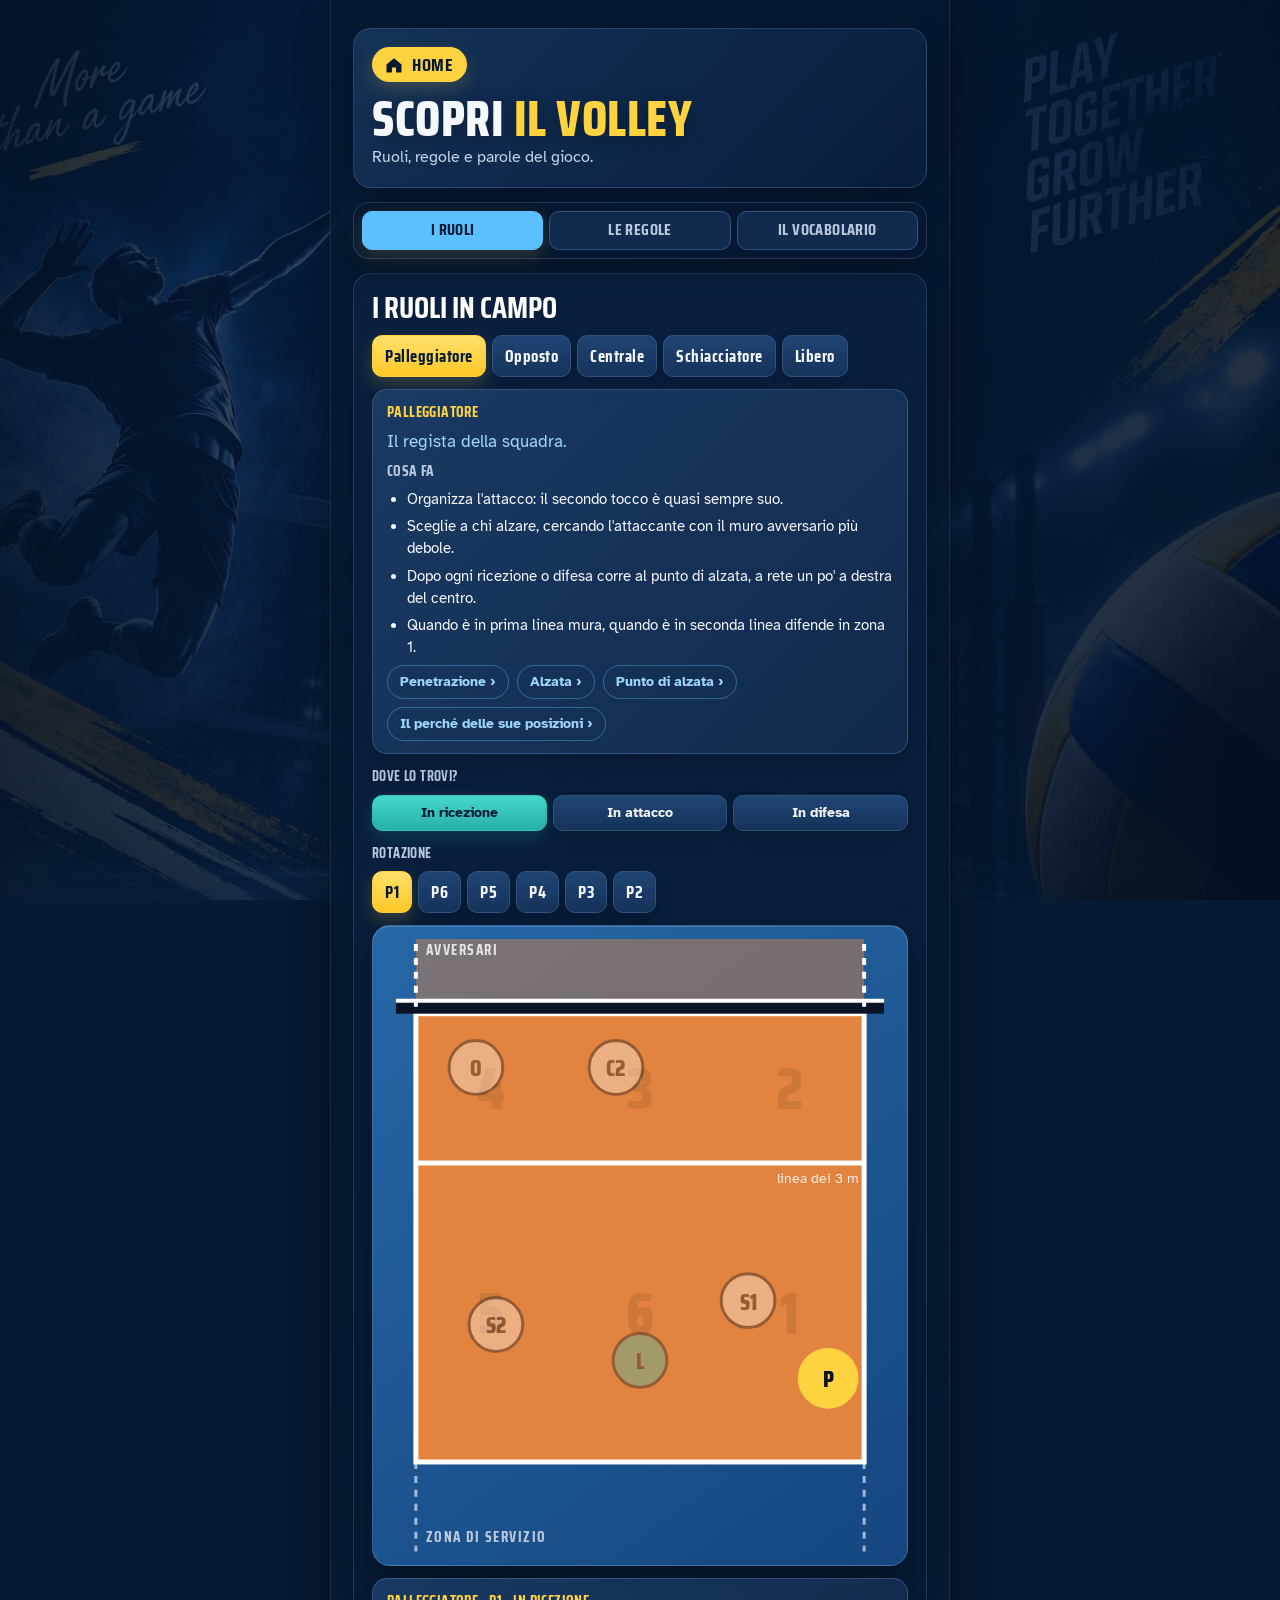
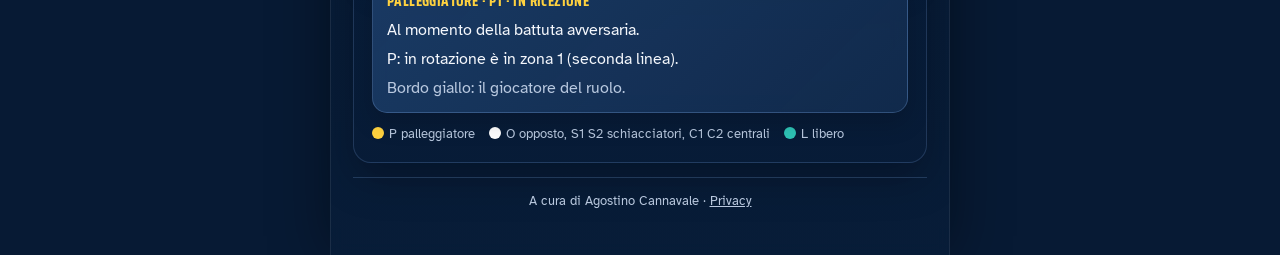
<file: scopri/index.html>
<!DOCTYPE html>
<html lang="it">
<head>
<meta charset="utf-8">
<meta name="viewport" content="width=device-width, initial-scale=1">
<title>Scopri il volley</title>
<link rel="stylesheet" href="../fonts/fonts.css">
<meta name="description" content="Ruoli, regole e parole del gioco.">
<meta name="theme-color" content="#0b1426">
<link rel="icon" href="../favicon.svg" type="image/svg+xml">
<link rel="icon" href="../favicon-32.png" sizes="32x32" type="image/png">
<link rel="apple-touch-icon" href="../apple-touch-icon.png">
<link rel="manifest" href="../manifest.webmanifest">
<meta property="og:type" content="website">
<meta property="og:site_name" content="Lavagna Volley">
<meta property="og:locale" content="it_IT">
<meta property="og:title" content="Scopri il volley · Lavagna Volley">
<meta property="og:description" content="Ruoli, regole e parole del gioco.">
<meta property="og:url" content="https://neoramses14031984.github.io/lavagna-volley/scopri/">
<meta property="og:image" content="https://neoramses14031984.github.io/lavagna-volley/og-image.jpg">
<meta property="og:image:width" content="1200">
<meta property="og:image:height" content="630">
<meta property="og:image:alt" content="Lavagna Volley: dalla lavagna al campo">
<meta name="twitter:card" content="summary_large_image">
<style>
:root{
  --night:#0f1d33;
  --panel:#172a4b;
  --line:#2a4069;
  --text:#eef2f8;
  --muted:#a3b3cf;
  --court:#e2843f;
  --freezone:#2563a8;
  --ball:#ffd23f;
  --libero:#2ec4b6;
  --good:#4cc38a;
  --bad:#ff6b6b;
  --display:"Saira Condensed","Arial Narrow",sans-serif;
  --body:"Atkinson Hyperlegible",system-ui,-apple-system,"Segoe UI",sans-serif;
  color-scheme:dark;
}
*{box-sizing:border-box}
html,body{margin:0}
body{background:var(--night);color:var(--text);font-family:var(--body);font-size:16px;line-height:1.45;-webkit-text-size-adjust:100%}
.wrap{max-width:560px;margin:0 auto;padding:16px 16px 40px;display:flex;flex-direction:column;gap:14px}
header{display:flex;flex-direction:column;gap:2px}
a.home{align-self:flex-start;display:inline-flex;align-items:center;gap:8px;font-family:var(--display);font-weight:700;font-size:18px;text-transform:uppercase;letter-spacing:.5px;color:var(--night);background:var(--ball);text-decoration:none;border-radius:10px;padding:8px 14px 7px 12px;margin-bottom:10px;line-height:1}
a.home:hover{filter:brightness(1.06)}
a.home:focus-visible{outline:3px solid var(--libero);outline-offset:2px}
h1{font-family:var(--display);font-weight:800;font-size:40px;line-height:1;margin:0;letter-spacing:.5px;text-transform:uppercase;text-wrap:balance}
h1 span{color:var(--ball)}
.sub{color:var(--muted);font-size:15px;margin:0}
nav{display:grid;grid-template-columns:repeat(5,1fr);gap:5px;position:sticky;top:0;z-index:5;background:var(--night);padding:8px 0}
nav a{font-family:var(--display);font-weight:700;font-size:15px;text-transform:uppercase;letter-spacing:.4px;text-align:center;text-decoration:none;color:var(--muted);background:var(--panel);border:1px solid var(--line);border-radius:10px;padding:9px 4px;line-height:1.05}
nav a[aria-current="page"]{color:var(--night);background:var(--ball);border-color:var(--ball)}
nav a:focus-visible,button:focus-visible{outline:3px solid var(--libero);outline-offset:2px}
section[hidden]{display:none}
section{display:flex;flex-direction:column;gap:12px}
h2{font-family:var(--display);font-weight:700;font-size:26px;text-transform:uppercase;margin:0;line-height:1.05}
.lead{margin:0;color:var(--muted)}
.chips{display:flex;flex-wrap:wrap;gap:6px}
button{font-family:var(--body);font-size:15px;font-weight:700;color:var(--text);background:var(--panel);border:1px solid var(--line);border-radius:10px;padding:10px 14px;cursor:pointer;touch-action:manipulation}
button.chip{padding:7px 12px;font-family:var(--display);font-size:17px;letter-spacing:.5px}
button.chip[aria-pressed="true"]{background:var(--ball);color:var(--night);border-color:var(--ball)}
button.primary{background:var(--ball);color:var(--night);border-color:var(--ball)}
button:disabled{opacity:.45;cursor:default}
.row{display:flex;gap:8px;flex-wrap:wrap}
.row button{flex:1 1 auto}
.stage{display:grid;grid-template-columns:repeat(3,1fr);gap:6px}
.stage button{padding:9px 6px;font-size:14px;line-height:1.15}
.stage button[aria-pressed="true"]{background:var(--libero);color:var(--night);border-color:var(--libero)}
.courtbox{background:var(--freezone);border-radius:14px;padding:6px;box-shadow:0 10px 30px rgba(0,0,0,.35)}
svg.court{display:block;width:100%;height:auto;user-select:none;-webkit-user-select:none}
svg.drag{touch-action:none}
.tok{transition:transform .75s cubic-bezier(.45,.05,.25,1),opacity .5s}
.tok.dragging{transition:none}
.tok circle{stroke-width:6}
.tok text{font-family:var(--display);font-weight:800;font-size:46px;text-anchor:middle;dominant-baseline:central;pointer-events:none}
.tok.hit circle{stroke:var(--bad);stroke-width:14}
.tok.ok circle{stroke:var(--good);stroke-width:14}
.card{background:var(--panel);border:1px solid var(--line);border-radius:12px;padding:12px 14px;display:flex;flex-direction:column;gap:6px}
.card p{margin:0}
.card .k{font-family:var(--display);font-weight:700;text-transform:uppercase;letter-spacing:.4px;color:var(--ball);font-size:15px}
.lines{display:grid;grid-template-columns:auto 1fr;gap:3px 10px;font-size:15px}
.lines b{font-family:var(--display);font-weight:700;color:var(--muted);text-transform:uppercase;letter-spacing:.3px}
.zonegrid{display:grid;grid-template-columns:repeat(3,1fr);gap:4px;font-size:14px;text-align:center}
.zonegrid div{background:var(--night);border-radius:8px;padding:5px 2px}
.zonegrid small{display:block;color:var(--muted);font-size:12px}
.zonegrid strong{font-family:var(--display);font-size:20px}
.score{display:flex;justify-content:space-between;font-family:var(--display);font-size:20px;font-weight:700;text-transform:uppercase}
.score span:last-child{color:var(--ball)}
.feedback{border-left:5px solid var(--line)}
.feedback.good{border-left-color:var(--good)}
.feedback.bad{border-left-color:var(--bad)}
.feedback .verdict{font-family:var(--display);font-size:22px;font-weight:800;text-transform:uppercase}
.feedback.good .verdict{color:var(--good)}
.feedback.bad .verdict{color:var(--bad)}
.opts{display:flex;flex-direction:column;gap:8px}
.opts button{text-align:left;font-weight:400;padding:12px 14px}
.opts button.right{border-color:var(--good);background:rgba(76,195,138,.18)}
.opts button.wrong{border-color:var(--bad);background:rgba(255,107,107,.16)}
.q{font-size:18px;font-weight:700;margin:0}
.legend{display:flex;flex-wrap:wrap;gap:6px 14px;font-size:13px;color:var(--muted)}
.legend i{display:inline-block;width:12px;height:12px;border-radius:50%;margin-right:5px;vertical-align:-1px}
.save{display:flex;gap:8px;flex-wrap:wrap}
.save input{flex:1 1 160px;font:inherit;font-size:16px;color:var(--text);background:var(--night);border:1px solid var(--line);border-radius:10px;padding:10px 12px}
.save input:focus-visible{outline:3px solid var(--libero);outline-offset:1px}
.board{width:100%;border-collapse:collapse;font-size:15px}
.board th{font-family:var(--display);text-transform:uppercase;letter-spacing:.3px;color:var(--muted);text-align:left;font-weight:700;padding:4px 6px;border-bottom:1px solid var(--line)}
.board td{padding:7px 6px;border-bottom:1px solid var(--line);font-variant-numeric:tabular-nums}
.board td.n{text-align:right;font-family:var(--display);font-size:20px;font-weight:800;color:var(--ball)}
.board tr:first-child td{font-weight:700}
footer{color:var(--muted);font-size:13px;text-align:center;padding-top:6px;border-top:1px solid var(--line)}
@media (prefers-reduced-motion:reduce){.tok{transition:none}}
</style>

<style id="visual-restyling-only">
:root{--night:#071a34;--panel:#112b4e;--line:#31547f;--text:#f4f7fc;--muted:#b8c8df;--ball:#ffd23f;--libero:#2ec4b6}
html{min-height:100%;background:#071a34}
body{min-height:100vh;background-color:#071a34;background-image:linear-gradient(90deg,rgba(4,18,38,.84),rgba(7,26,52,.59) 29%,rgba(7,26,52,.74) 52%,rgba(3,15,33,.79)),linear-gradient(180deg,rgba(6,22,45,.15),rgba(6,22,45,.58)),url("../volley-bg.jpg");background-size:cover;background-position:center top;background-repeat:no-repeat;background-attachment:fixed}
.wrap{position:relative;max-width:620px;min-height:100vh;padding:28px 22px 44px;background:linear-gradient(180deg,rgba(5,23,47,.70),rgba(8,29,57,.84));border-left:1px solid rgba(255,255,255,.08);border-right:1px solid rgba(255,255,255,.08);box-shadow:0 0 55px rgba(0,0,0,.4);backdrop-filter:blur(8px);-webkit-backdrop-filter:blur(8px)}
header{padding:18px;border:1px solid rgba(129,171,230,.22);border-radius:18px;background:linear-gradient(135deg,rgba(22,53,94,.88),rgba(11,34,65,.72));box-shadow:0 14px 35px rgba(0,0,0,.22)}
a.home{border-radius:999px;box-shadow:0 7px 20px rgba(255,210,63,.18);transition:transform .18s ease,filter .18s ease,box-shadow .18s ease}a.home:hover{transform:translateY(-1px);box-shadow:0 10px 24px rgba(255,210,63,.25)}
h1{font-size:clamp(38px,8vw,50px);text-shadow:0 3px 18px rgba(0,0,0,.28)}.sub{font-size:16px;color:#c5d3e8}
nav{top:8px;padding:8px;border:1px solid rgba(129,171,230,.22);border-radius:16px;background:rgba(7,25,51,.88);box-shadow:0 12px 30px rgba(0,0,0,.25);backdrop-filter:blur(12px);-webkit-backdrop-filter:blur(12px)}
nav a{border-radius:11px;background:rgba(29,63,108,.72);transition:transform .16s ease,background .16s ease,border-color .16s ease}nav a:hover{transform:translateY(-1px);background:rgba(39,81,137,.9);color:#fff}nav a[aria-current="page"]{box-shadow:0 6px 18px rgba(255,210,63,.18)}
section:not([hidden]){padding:18px;border:1px solid rgba(129,171,230,.20);border-radius:18px;background:linear-gradient(180deg,rgba(11,34,65,.84),rgba(8,28,55,.91));box-shadow:0 16px 40px rgba(0,0,0,.25)}
h2{font-size:30px;color:#fff}
button{background:linear-gradient(180deg,rgba(33,70,118,.97),rgba(22,51,91,.97));box-shadow:0 6px 15px rgba(0,0,0,.14);transition:transform .16s ease,filter .16s ease,border-color .16s ease}button:hover:not(:disabled){transform:translateY(-1px);filter:brightness(1.08);border-color:rgba(255,255,255,.3)}button:active:not(:disabled){transform:translateY(0)}
button.primary,button.chip[aria-pressed="true"]{background:linear-gradient(180deg,#ffe06a,#ffc928);box-shadow:0 7px 18px rgba(255,210,63,.2)}.stage button[aria-pressed="true"]{background:linear-gradient(180deg,#45d8c8,#28afaa);box-shadow:0 7px 18px rgba(46,196,182,.18)}
.card{background:linear-gradient(135deg,rgba(28,61,104,.9),rgba(18,44,79,.85));border-color:rgba(134,177,235,.27);border-radius:15px;box-shadow:0 10px 25px rgba(0,0,0,.16);backdrop-filter:blur(7px);-webkit-backdrop-filter:blur(7px)}
.courtbox{padding:8px;border:1px solid rgba(255,255,255,.14);border-radius:18px;background:linear-gradient(145deg,rgba(41,108,173,.94),rgba(22,72,131,.96));box-shadow:0 18px 38px rgba(0,0,0,.33),inset 0 1px 0 rgba(255,255,255,.14);overflow:hidden}
.save input{background:rgba(4,20,42,.72);border-color:rgba(132,174,232,.28)}footer{padding:14px 8px 0;border-top-color:rgba(129,171,230,.22);color:#b9c8de}
@media(max-width:700px){body{background-position:36% top;background-attachment:scroll}.wrap{max-width:none;padding:12px 10px 30px;border:0;background:linear-gradient(180deg,rgba(5,22,45,.87),rgba(7,27,53,.94));backdrop-filter:blur(5px);-webkit-backdrop-filter:blur(5px)}header,section:not([hidden]){padding:14px;border-radius:15px}nav{top:4px;gap:4px;padding:6px}nav a{font-size:13px;padding:9px 2px}h1{font-size:39px}h2{font-size:27px}}
@media(max-width:420px){nav{grid-template-columns:repeat(5,minmax(0,1fr))}nav a{font-size:12px;letter-spacing:0}.lines{grid-template-columns:1fr;gap:1px}.lines span{margin-bottom:7px}}
@media(prefers-reduced-motion:reduce){a.home,nav a,button{transition:none}}
</style>

<style>
.ctrl{display:flex;flex-direction:column;gap:8px}
.ctrl .k{font-family:var(--display);font-weight:700;text-transform:uppercase;letter-spacing:.4px;color:var(--muted);font-size:14px;margin:0}
[hidden]{display:none !important}
.tok{cursor:default}
.tabs{display:grid;grid-template-columns:repeat(3,1fr);gap:6px}
.tabs a{font-family:var(--display);font-weight:700;font-size:16px;text-transform:uppercase;letter-spacing:.4px;text-align:center;text-decoration:none;color:var(--muted);background:var(--panel);border:1px solid var(--line);border-radius:10px;padding:10px 4px}
.tabs a[aria-current="page"]{color:#071a34;background:#5cc0ff;border-color:#5cc0ff}
.tag{color:#9fd6ff;font-size:17px;margin:0}
.links{display:flex;flex-wrap:wrap;gap:8px}
.rgrid{display:grid;grid-template-columns:repeat(2,1fr);gap:8px}
.rgrid button{text-align:left;display:flex;flex-direction:column;gap:3px;padding:12px}
.rgrid button b{font-family:var(--display);font-size:19px;text-transform:uppercase;letter-spacing:.3px}
.rgrid button span{font-weight:400;font-size:13px;color:var(--muted)}
.rgrid button[aria-pressed="true"]{border-color:#5cc0ff;box-shadow:0 0 0 2px rgba(92,192,255,.35)}
details.qa{border-top:1px solid var(--line);padding:10px 0}
details.qa:first-of-type{border-top:0}
details.qa summary{cursor:pointer;font-weight:700;font-size:16px;list-style:none;display:flex;justify-content:space-between;gap:10px}
details.qa summary::-webkit-details-marker{display:none}
details.qa summary::after{content:"+";color:#5cc0ff;font-family:var(--display);font-size:22px;line-height:1}
details.qa[open] summary::after{content:"\2212"}
details.qa p{margin:8px 0 0}
.scheme{background:rgba(4,20,42,.55);border:1px solid rgba(132,174,232,.22);border-radius:12px;padding:8px;margin-top:8px}
.scheme svg{display:block;width:100%;height:auto;max-height:420px}
.search{font:inherit;font-size:16px;color:var(--text);background:rgba(4,20,42,.72);border:1px solid rgba(132,174,232,.28);border-radius:10px;padding:11px 14px;width:100%}
.search:focus-visible{outline:3px solid #5cc0ff;outline-offset:1px}
#vChips button.chip{font-size:15px;padding:6px 11px}
.links a,.links button{font:inherit;font-size:14px;font-weight:700;color:#9fd6ff;background:transparent;text-decoration:none;border:1px solid rgba(92,192,255,.4);border-radius:999px;padding:6px 12px;cursor:pointer}

.tok.near circle{stroke:var(--libero);stroke-width:14}
.tok.far circle{stroke:#8aa0c2;stroke-width:14;stroke-dasharray:14 10}
.tok.att circle{stroke:var(--ball);stroke-width:14}
.tok.ghost{opacity:.35}
.tok.off{opacity:0;pointer-events:none}
.tok.sel circle{stroke:#ffffff;stroke-width:16;stroke-dasharray:none}
.tok.opp{cursor:default}
ul.pr{margin:0;padding-left:20px;display:flex;flex-direction:column;gap:6px;font-size:15px}
.why{color:var(--text)}
.why b{color:var(--ball);font-family:var(--display);text-transform:uppercase;letter-spacing:.3px;font-weight:700}
#who .k{margin:0}
</style>
</head>
<body>
<div class="wrap">
  <header>
    <a class="home" href="https://neoramses14031984.github.io/lavagna-volley/" aria-label="Torna alla home di Lavagna Volley"><svg viewBox="0 0 24 24" width="20" height="20" aria-hidden="true"><path d="M3 11.5 12 4l9 7.5V20a1 1 0 0 1-1 1h-5.5v-6h-5v6H4a1 1 0 0 1-1-1z" fill="currentColor"/></svg>Home</a>
    <h1>Scopri <span>il volley</span></h1>
    <p class="sub">Ruoli, regole e parole del gioco.</p>
  </header>
  <nav class="tabs" aria-label="Sezioni">
    <a href="#ruoli" data-v="ruoli">I ruoli</a>
    <a href="#regole" data-v="regole">Le regole</a>
    <a href="#vocabolario" data-v="vocabolario">Il vocabolario</a>
  </nav>

  <section id="v-ruoli" aria-labelledby="t-ruoli">
    <h2 id="t-ruoli">I ruoli in campo</h2>
    <div class="chips" id="roleChips" role="group" aria-label="Ruolo"></div>
    <div class="card" id="roleCard"></div>
    <div class="ctrl"><p class="k">Dove lo trovi?</p><div class="stage" id="stageBox" role="group" aria-label="Fase"></div></div>
    <div class="ctrl"><p class="k">Rotazione</p><div class="chips" id="rotChips" role="group" aria-label="Rotazione"></div></div>
    <div class="courtbox"><svg class="court" id="svg" viewBox="-70 -160 1040 1250" role="img" aria-label="Campo con il ruolo evidenziato"></svg></div>
    <div class="card" id="where" aria-live="polite"></div>
    <div class="legend"><span><i style="background:var(--ball)"></i>P palleggiatore</span><span><i style="background:#fff"></i>O opposto, S1 S2 schiacciatori, C1 C2 centrali</span><span><i style="background:var(--libero)"></i>L libero</span></div>
  </section>

  <section id="v-regole" aria-labelledby="t-regole" hidden>
    <h2 id="t-regole">Le regole</h2>
    <p class="lead">Dubbi durante una partita? Partiamo dalle situazioni reali.</p>
    <div class="rgrid" id="regGrid"></div>
    <div id="regOut" aria-live="polite"></div>
  </section>

  <section id="v-vocabolario" aria-labelledby="t-voc" hidden>
    <h2 id="t-voc">Il vocabolario</h2>
    <p class="lead">Le parole che senti in palestra e in partita.</p>
    <input class="search" id="vq" type="search" placeholder="Cerca una parola..." aria-label="Cerca una parola" autocomplete="off">
    <div class="chips" id="vChips"></div>
    <div id="vOut" aria-live="polite"></div>
  </section>

  <footer>A cura di Agostino Cannavale · <a href="../privacy/" style="color:inherit">Privacy</a></footer>
</div>
<script>
(function(){
"use strict";
const NS="http://www.w3.org/2000/svg";
const START={1:"P",2:"S1",3:"C2",4:"O",5:"S2",6:"C1"};
const SEQ=["P1","P6","P5","P4","P3","P2"];
const toCm=([fx,fy])=>[fx*900/224,fy*6];
function zonesOf(idx){ let z=Object.assign({},START); for(let i=0;i<idx;i++){ const n={}; for(const k in z){ const kk=+k; n[kk===1?6:kk-1]=z[k]; } z=n; } return z; }
function liberoFor(z){ return [5,6,1].map(k=>z[k]).find(p=>p[0]==="C"); }
function shownZones(idx){ const z=zonesOf(idx), c=liberoFor(z), s={}; for(const k in z){ s[k]=([5,6,1].includes(+k)&&z[k]===c)?"L":z[k]; } return s; }
function zoneOf(idx,id){ const z=shownZones(idx); for(const k in z) if(z[k]===id) return +k; return null; }
function defIds(idx){
  const z=shownZones(idx), front=[4,3,2].map(k=>z[k]), back=[5,6,1].map(k=>z[k]);
  const sf=front.find(p=>p[0]==="S"), cf=front.find(p=>p[0]==="C"), sb=back.find(p=>p[0]==="S");
  const avanti=front.includes("P");
  return {F4:sf,F3:cf,F2:avanti?"P":"O",B5:"L",B6:sb,B1:avanti?"O":"P"};
}
const SLOTS=["F4","F3","F2","B5","B6","B1"];
const SLOTZONE={F4:4,F3:3,F2:2,B5:5,B6:6,B1:1};
const WAIT={F4:[36,8],F3:[112,8],F2:[188,8],B5:[30,104],B6:[112,136],B1:[194,104]};
const NAMES={P:"il palleggiatore",O:"l'opposto",S1:"lo schiacciatore S1",S2:"lo schiacciatore S2",C1:"il centrale C1",C2:"il centrale C2",L:"il libero"};
const cap=s=>s.charAt(0).toUpperCase()+s.slice(1);

const RECV={
  P1:{O:[30,18],C2:[100,18],S1:[166,96],P:[206,122],L:[112,116],S2:[40,104]},
  P6:{S2:[36,96],O:[106,16],C2:[192,18],P:[128,46],L:[96,116],S1:[184,108]},
  P5:{C1:[36,14],P:[24,42],S2:[78,100],O:[192,18],S1:[124,116],L:[186,104]},
  P4:{P:[14,12],C1:[30,30],S2:[48,98],S1:[112,110],L:[180,104],O:[208,132]},
  P3:{P:[108,16],C1:[190,16],S1:[36,98],L:[90,116],O:[140,132],S2:[190,104]},
  P2:{C2:[30,16],S1:[74,100],P:[160,16],O:[20,132],S2:[124,118],L:[186,106]}
};
const RECEIVERS={P1:["S2","L","S1"],P6:["S2","L","S1"],P5:["S2","S1","L"],P4:["S2","S1","L"],P3:["S1","L","S2"],P2:["S1","S2","L"]};
const AT={left:[6,62],mid:[128,40],right:[218,60],pipe:[112,82],back1:[205,80],cover:[64,116],set:[152,20]};
const ATTACK={
  P1:{P:"set",O:"left",C2:"mid",S1:"right",S2:"pipe",L:"cover"},
  P6:{P:"set",S2:"left",C2:"mid",O:"right",S1:"pipe",L:"cover"},
  P5:{P:"set",S2:"left",C1:"mid",O:"right",S1:"pipe",L:"cover"},
  P4:{P:"set",S2:"left",C1:"mid",O:"back1",S1:"pipe",L:"cover"},
  P3:{P:"set",S1:"left",C1:"mid",O:"back1",S2:"pipe",L:"cover"},
  P2:{P:"set",S1:"left",C2:"mid",O:"back1",S2:"pipe",L:"cover"}
};
const VIA={P2:{O:[200,136]}};
const DEF={
  "4":{F4:[44,50],F3:[160,7],F2:[190,7],B5:[24,96],B6:[100,138],B1:[206,92]},
  "3":{F4:[56,10],F3:[112,7],F2:[168,10],B5:[32,94],B6:[112,138],B1:[192,94]},
  "2":{F4:[34,7],F3:[64,7],F2:[180,50],B5:[18,92],B6:[124,138],B1:[200,96]}
};
const ATTPOS={"4":[196,-17],"3":[112,-17],"2":[28,-17]};
const SHOTS={"4":[[212,128],[22,128],[56,46]],"3":[[40,124],[184,124],[112,132]],"2":[[12,128],[202,128],[168,46]]};


function el(tag,attrs,parent){ const e=document.createElementNS(NS,tag); for(const k in attrs) e.setAttribute(k,attrs[k]); if(parent) parent.appendChild(e); return e; }
const svg=document.getElementById("svg");
el("rect",{x:0,y:-150,width:900,height:124,fill:"var(--court)",opacity:".45"},svg);
el("rect",{x:0,y:0,width:900,height:900,fill:"var(--court)"},svg);
const zg=el("g",{"font-family":"Saira Condensed, sans-serif","font-weight":"800","font-size":"120",fill:"#000","fill-opacity":".09","text-anchor":"middle","dominant-baseline":"central"},svg);
[[4,150,150],[3,450,150],[2,750,150],[5,150,600],[6,450,600],[1,750,600]].forEach(([n,x,y])=>{ el("text",{x,y},zg).textContent=n; });
el("rect",{x:0,y:0,width:900,height:900,fill:"none",stroke:"#fff","stroke-width":10},svg);
el("line",{x1:0,x2:900,y1:300,y2:300,stroke:"#fff","stroke-width":10},svg);
el("rect",{x:-40,y:-26,width:980,height:26,fill:"#0b1426"},svg);
el("line",{x1:-40,x2:940,y1:-26,y2:-26,stroke:"#fff","stroke-width":8},svg);
el("line",{x1:0,x2:0,y1:-140,y2:0,stroke:"#fff","stroke-width":8,"stroke-dasharray":"14 14"},svg);
el("line",{x1:900,x2:900,y1:-140,y2:0,stroke:"#fff","stroke-width":8,"stroke-dasharray":"14 14"},svg);
el("text",{x:890,y:340,"text-anchor":"end","font-family":"Atkinson Hyperlegible, sans-serif","font-size":"28",fill:"#fff","fill-opacity":".85"},svg).textContent="linea dei 3 m";
el("text",{x:20,y:-118,"font-family":"Saira Condensed, sans-serif","font-weight":"700","font-size":"30",fill:"#fff","fill-opacity":".8","letter-spacing":"3"},svg).textContent="AVVERSARI";
el("text",{x:20,y:1060,"font-family":"Saira Condensed, sans-serif","font-weight":"700","font-size":"30",fill:"#fff","fill-opacity":".7","letter-spacing":"3"},svg).textContent="ZONA DI SERVIZIO";
el("line",{x1:0,x2:0,y1:900,y2:1080,stroke:"#fff","stroke-width":6,"stroke-dasharray":"14 14",opacity:".6"},svg);
el("line",{x1:900,x2:900,y1:900,y2:1080,stroke:"#fff","stroke-width":6,"stroke-dasharray":"14 14",opacity:".6"},svg);
const fx=el("g",{},svg);
const layer=el("g",{},svg);
const opp=el("g",{class:"tok opp off"},layer);
el("circle",{r:46,fill:"var(--bad)",stroke:"#0b1426","stroke-width":6},opp);
el("text",{x:0,y:2,fill:"#0b1426"},opp).textContent="A";
const toks={};
function tok(key,label,fill){
  if(!toks[key]){
    const g=el("g",{class:"tok off","data-k":key},layer);
    el("circle",{r:54,fill:fill,stroke:"#0b1426"},g);
    el("text",{x:0,y:2,fill:"#0b1426"},g);
    toks[key]=g;
  }
  const g=toks[key]; g.querySelector("text").textContent=label; g.querySelector("circle").setAttribute("fill",fill);
  return g;
}
function fillOf(id){ return id==="P"?"var(--ball)":id==="L"?"var(--libero)":"#fff"; }
function place(g,x,y){ g.style.transform=`translate(${x}px, ${y}px)`; }


function show(list){
  const used=new Set(list.map(x=>x.key));
  for(const k in toks){ if(!used.has(k)) toks[k].classList.add("off"); }
  for(const x of list){
    const g=tok(x.key,x.label,x.fill);
    g.classList.remove("off","near","far","att","ghost");
    if(x.cls) g.classList.add(x.cls);
    place(g,x.pos[0],x.pos[1]);
  }
}
function arrows(att){
  fx.textContent="";
  if(att==null) return;
  const a=toCm(ATTPOS[att]);
  for(const s of SHOTS[att]){ const b=toCm(s);
    el("line",{x1:a[0],y1:a[1],x2:b[0],y2:b[1],stroke:"var(--bad)","stroke-width":6,"stroke-dasharray":"18 14","stroke-linecap":"round",opacity:".75"},fx);
    el("circle",{cx:b[0],cy:b[1],r:12,fill:"var(--bad)",opacity:".75"},fx); }
}

const ROLES=[
 {k:"P",name:"Palleggiatore",ids:["P"],tag:"Il regista della squadra.",does:["Organizza l'attacco: il secondo tocco è quasi sempre suo.","Sceglie a chi alzare, cercando l'attaccante con il muro avversario più debole.","Dopo ogni ricezione o difesa corre al punto di alzata, a rete un po' a destra del centro.","Quando è in prima linea mura, quando è in seconda linea difende in zona 1."],why:"il-perche/"},
 {k:"O",name:"Opposto",ids:["O"],tag:"L'attaccante che non riceve.",does:["Attacca da zona 2, oppure da zona 1 dietro i 3 metri quando è in seconda linea.","Non riceve: si nasconde per pensare solo all'attacco.","Nella rotazione è sempre opposto al palleggiatore: quando uno è in prima linea, l'altro è in seconda.","Mura in zona 2 e in difesa sta in zona 1 quando il palleggiatore è a rete."],why:"il-perche/"},
 {k:"C",name:"Centrale",ids:["C1","C2"],tag:"Il giocatore di rete.",does:["Attacca il primo tempo, vicino al palleggiatore.","È il perno del muro: mura su tutti gli attacchi e va a chiudere il muro a due a destra o a sinistra.","Non riceve.","Quando va in seconda linea esce, e al suo posto entra il libero. Sono due, opposti tra loro nella rotazione."],why:"il-perche/"},
 {k:"S",name:"Schiacciatore",ids:["S1","S2"],tag:"L'attaccante completo.",does:["Riceve la battuta insieme al libero.","Attacca da zona 4 e, quando è in seconda linea, dal centro dietro i 3 metri (pipe).","Mura in zona 4 e in difesa sta in zona 6.","Sono due, opposti tra loro nella rotazione: uno è sempre in prima linea e uno in seconda."],why:"il-perche/"},
 {k:"L",name:"Libero",ids:["L"],tag:"Lo specialista di ricezione e difesa.",does:["Entra al posto del centrale di seconda linea, senza contare come sostituzione.","Riceve e difende: è il miglior difensore della squadra.","Ha la maglia di un colore diverso dai compagni.","Non può battere, murare o tentare di murare, né attaccare una palla che è tutta sopra il bordo della rete."],why:"il-perche/"}
];
const XS="http://www.w3.org/2000/svg";
const SC={W:"#eef2f8",Y:"#ffd23f",R:"#ff6b6b",T:"#2ec4b6",G:"#8aa0c2",N:"#0b1426"};
function mk(){ return `<defs><marker id="ah" viewBox="0 0 10 10" refX="8" refY="5" markerWidth="5" markerHeight="5" orient="auto-start-reverse"><path d="M0 0L10 5L0 10z" fill="context-stroke"/></marker></defs>`; }
function court(){ return `<rect x="30" y="20" width="540" height="720" fill="#e2843f"/><rect x="30" y="20" width="540" height="360" fill="#e2843f" opacity=".55"/><rect x="30" y="20" width="540" height="720" fill="none" stroke="#fff" stroke-width="5"/><line x1="30" y1="180" x2="570" y2="180" stroke="#fff" stroke-width="4"/><line x1="30" y1="580" x2="570" y2="580" stroke="#fff" stroke-width="4"/><rect x="14" y="374" width="572" height="12" fill="${SC.N}"/><text x="40" y="44" font-family="Saira Condensed, sans-serif" font-size="22" fill="#fff" fill-opacity=".85" letter-spacing="2">AVVERSARI</text><text x="40" y="726" font-family="Saira Condensed, sans-serif" font-size="22" fill="#fff" fill-opacity=".85" letter-spacing="2">NOI</text>`; }
function tk(x,y,l,f,ring){ return `<g><circle cx="${x}" cy="${y}" r="24" fill="${f||"#fff"}" stroke="${ring||SC.N}" stroke-width="${ring?7:4}"/><text x="${x}" y="${y+1}" text-anchor="middle" dominant-baseline="central" font-family="Saira Condensed, sans-serif" font-weight="800" font-size="24" fill="${SC.N}">${l}</text></g>`; }
function ar(d,c,dash){ return `<path d="${d}" fill="none" stroke="${c}" stroke-width="5" stroke-linecap="round" ${dash?'stroke-dasharray="12 9"':''} marker-end="url(#ah)"/>`; }
function lbl(x,y,t,c){ return `<text x="${x}" y="${y}" font-family="Atkinson Hyperlegible, Arial, sans-serif" font-size="22" font-weight="700" fill="${c||"#fff"}" stroke="${SC.N}" stroke-width="5" paint-order="stroke">${t}</text>`; }
function sv(body,h){ return `<svg viewBox="0 0 600 ${h||800}" role="img">${mk()}${court()}${body}</svg>`; }
const SCHEME={
 ace: sv(tk(200,250,"",SC.G)+tk(400,260,"",SC.G)+ar("M470 770 Q300 300 110 92",SC.Y)+tk(470,770,"B",SC.Y)+lbl(120,130,"Nessuno la tocca",SC.Y),800),
 pipe: sv(tk(390,400,"P",SC.Y)+ar("M300 720 L300 640",SC.W,true)+tk(300,612,"S","#fff",SC.Y)+ar("M392 376 Q360 470 312 584",SC.Y,true)+ar("M300 586 L250 130",SC.R)+lbl(318,640,"Stacco dietro i 3 m")),
 "primo-tempo": sv(tk(390,410,"P",SC.Y)+tk(320,420,"C","#fff",SC.Y)+ar("M390 386 Q372 340 334 392",SC.Y,true)+ar("M318 396 L220 140",SC.R)+lbl(340,470,"Alzata corta e bassa")),
 fast: sv(tk(390,410,"P",SC.Y)+ar("M320 480 Q420 470 490 432",SC.W,true)+tk(505,420,"C","#fff",SC.Y)+ar("M392 386 Q450 350 494 396",SC.Y,true)+ar("M505 396 L380 120",SC.R)+lbl(250,530,"Corre dietro al palleggiatore")),
 diagonale: sv(tk(70,410,"S","#fff",SC.Y)+ar("M80 388 L520 70",SC.R)+ar("M86 392 L548 318",SC.R,true)+lbl(350,120,"lunga",SC.R)+lbl(420,290,"stretta",SC.R)),
 parallela: sv(tk(70,410,"S","#fff",SC.Y)+ar("M70 386 L70 60",SC.R)+lbl(90,140,"lungo la riga",SC.R)),
 pallonetto: sv(tk(70,410,"S","#fff",SC.Y)+tk(64,350,"M",SC.G)+tk(128,350,"M",SC.G)+ar("M84 388 Q120 220 200 300",SC.Y,true)+lbl(210,290,"Dietro il muro, piano",SC.Y)),
 "mani-out": sv(tk(70,410,"S","#fff",SC.Y)+tk(64,350,"M",SC.G)+ar("M74 388 L66 372",SC.R)+ar("M56 340 L8 210",SC.R)+lbl(100,230,"Fuori: punto nostro",SC.Y)),
 penetrazione: sv(tk(140,620,"S")+tk(300,640,"L","#2ec4b6")+tk(450,620,"S")+ar("M480 690 Q470 520 400 422",SC.Y,true)+tk(480,700,"P",SC.Y)+tk(390,402,"",SC.Y)+lbl(240,470,"Appena l'avversario batte",SC.Y)),
 copertura: sv(tk(80,404,"S","#fff",SC.Y)+tk(150,440,"C","#fff",SC.T)+tk(90,500,"5","#fff",SC.T)+tk(165,500,"P",SC.Y,SC.T)+tk(300,560,"6","#fff",SC.G)+tk(450,520,"1","#fff",SC.G)+lbl(200,640,"3 vicini, 2 lontani"))
};
function netSide(){ const one=(x0,ok)=>{ const by=ok?118:78; return `<g transform="translate(${x0},0)"><line x1="150" y1="120" x2="150" y2="260" stroke="#fff" stroke-width="6"/><line x1="60" y1="120" x2="240" y2="120" stroke="#fff" stroke-width="2" stroke-dasharray="8 6" opacity=".7"/><circle cx="132" cy="${by}" r="18" fill="${SC.Y}" stroke="${SC.N}" stroke-width="3"/><line x1="80" y1="200" x2="118" y2="${by+8}" stroke="#fff" stroke-width="8" stroke-linecap="round"/><circle cx="72" cy="214" r="16" fill="none" stroke="#fff" stroke-width="6"/><text x="150" y="300" text-anchor="middle" font-family="Atkinson Hyperlegible, Arial, sans-serif" font-size="22" font-weight="700" fill="${ok?"#4cc38a":SC.R}">${ok?"Si può":"Fallo"}</text><text x="150" y="328" text-anchor="middle" font-family="Atkinson Hyperlegible, Arial, sans-serif" font-size="18" fill="#a3b3cf">${ok?"parte della palla sotto":"palla tutta sopra"}</text><text x="150" y="350" text-anchor="middle" font-family="Atkinson Hyperlegible, Arial, sans-serif" font-size="18" fill="#a3b3cf">il bordo della rete</text></g>`; }; return `<svg viewBox="0 0 600 370" role="img">${one(0,true)}${one(300,false)}</svg>`; }

const REG=[
 {k:"tocchi",t:"Tocchi",s:"Quanti tocchi? Il muro conta? Doppio tocco?",qa:[
  ["Quanti tocchi?","Tre per squadra per rimandare la palla, più l'eventuale tocco di muro."],
  ["Il muro conta?","No: dopo il muro restano tre tocchi, e chi ha murato può toccare di nuovo subito."],
  ["Doppio tocco?","Lo stesso giocatore non può toccare due volte di fila. Eccezioni: dopo il muro, e al primo tocco di squadra (ricezione o difesa), dove la palla può toccare più parti del corpo una dopo l'altra, purché in un'unica azione."],
  ["Si può colpire con i piedi?","Sì, la palla può toccare qualsiasi parte del corpo."],
  ["Palla trattenuta?","La palla va colpita, non può essere fermata né lanciata."],
  ["Due compagni la toccano insieme?","Contano come due tocchi (a muro invece no)."]],links:[["voc","doppia","Doppia"],["voc","trattenuta","Trattenuta"]]},
 {k:"rete",t:"Rete",s:"Quando è fallo? Posso passare sotto?",qa:[
  ["Toccare la rete è sempre fallo?","È fallo toccarla tra le antenne mentre si gioca la palla (stacco, colpo, atterraggio)."],
  ["Posso passare sotto la rete?","Si può entrare sotto la rete senza disturbare gli avversari. Con il piede si può toccare il campo avversario solo se una parte del piede resta sulla linea centrale."],
  ["Posso passare le mani oltre la rete?","A muro sì, ma senza toccare la palla prima del colpo d'attacco avversario. In attacco la mano può passare oltre solo dopo aver colpito la palla."],
  ["La palla che tocca la rete è buona?","Sì, anche in battuta, se passa dall'altra parte tra le antenne."],
  ["La palla che tocca l'antenna?","È fuori."]],links:[["voc","invasione","Invasione"],["voc","muro","Muro"]]},
 {k:"posizioni",t:"Posizioni e rotazione",s:"Quando è fallo di posizione?",qa:[
  ["Quando conta la posizione?","Solo al colpo di servizio, e solo per chi riceve. Chi batte può mettersi come vuole."],
  ["Come si controlla?","Ogni avanti più vicino alla rete del suo difensore, e in ogni linea l'ordine da sinistra a destra. Contano i piedi a terra."],
  ["Dopo il colpo di servizio?","Ci si muove liberamente."],
  ["Quando si ruota?","Quando chi riceve conquista il servizio: un posto in senso orario."],
  ["Cosa succede se si sbaglia?","Fallo di posizione o di rotazione: punto e servizio agli avversari."]],links:[["voc","rotazione","Rotazione"],["ext","../rotazioni-in-campo/","Gioca: Rotazioni in campo"]]},
 {k:"attacco",t:"Attacco",s:"Chi può attaccare e da dove?",qa:[
  ["Chi può attaccare?","La prima linea, a qualsiasi altezza. La seconda linea, sopra la rete, solo staccando da dietro la linea dei 3 metri. Può atterrare oltre la linea."],
  ["Un giocatore di seconda linea dentro i 3 metri?","Dipende: può colpire solo se una parte della palla è sotto il bordo della rete.",true],
  ["Si può attaccare la battuta avversaria?","No, se la palla è nella zona d'attacco e tutta sopra la rete."],
  ["Si può colpire la palla sopra il campo avversario?","No, va colpita nel proprio spazio."],
  ["Il pallonetto è regolare?","Sì, purché la palla sia colpita e non trattenuta."]],links:[["voc","pipe","Pipe"],["voc","zona-attacco","Zona d'attacco"],["voc","seconda-linea","Seconda linea"]]},
 {k:"libero",t:"Libero",s:"Cosa può e non può fare?",qa:[
  ["Chi sostituisce?","Qualsiasi giocatore di seconda linea, di solito il centrale. Non conta come sostituzione e si fa quante volte si vuole, ma tra un cambio e l'altro deve esserci un'azione completa."],
  ["Chi può rientrare al suo posto?","Solo il giocatore che aveva sostituito, oppure il secondo libero."],
  ["Il libero può attaccare?","Dipende: sì, se al momento del colpo una parte della palla è sotto il bordo della rete. No, se la palla è tutta sopra.",true],
  ["Il libero può alzare?","Sì. Ma se alza in palleggio dentro la zona dei 3 metri, il compagno non può attaccare quella palla sopra la rete. Se alza da dietro i 3 metri, o in bagher, sì."],
  ["Può battere o murare?","No."],
  ["Perché ha la maglia diversa?","Così gli arbitri lo riconoscono subito. Si scambia solo a palla ferma, prima del fischio per il servizio."]],links:[["ruoli","L","Ruolo: Libero"],["voc","libero","Vocabolario: Libero"]]},
 {k:"battuta",t:"Battuta",s:"Tempi, posizione e falli.",qa:[
  ["Quanto tempo ho?","8 secondi dal fischio dell'arbitro."],
  ["Da dove?","Dietro la linea di fondo, tra i prolungamenti delle linee laterali. Al colpo non devi toccare il campo, linea di fondo compresa. Dopo il colpo puoi entrare."],
  ["Quanti lanci?","Uno solo: lanciata la palla, va colpita. Prima del lancio la puoi far rimbalzare o passare tra le mani."],
  ["Con cosa si colpisce?","Con una mano o con il braccio."],
  ["La battuta tocca la rete?","Se passa è buona. Se resta di qua, va fuori o tocca un compagno: fallo."],
  ["Cos'è il velo?","I compagni non possono nascondere chi batte o la traiettoria della palla agli avversari: è fallo."],
  ["Si può murare la battuta?","No: è vietato murare la battuta avversaria."],
  ["Batte il giocatore sbagliato?","Fallo di rotazione, punto agli avversari."]],links:[["voc","ace","Ace"],["voc","float","Float"],["voc","velo","Velo"],["ext","../tecnica/#basso","Tecnica: la battuta"]]}
];

const VOC=[
 {k:"ace",n:"Ace",d:"Punto diretto in battuta: la palla cade nel campo avversario senza che riescano a giocarla.",rel:["ricezione","float"],go:[["reg","battuta","Regole: la battuta"]]},
 {k:"alzata",n:"Alzata",d:"Il secondo tocco, di solito in palleggio: prepara la palla per l'attaccante. La fa il palleggiatore.",rel:["punto-alzata","primo-tempo","palleggio"],go:[["ruoli","P","Ruolo: Palleggiatore"]]},
 {k:"bagher",n:"Bagher",d:"Il tocco con gli avambracci uniti: si usa per ricevere e difendere.",rel:["ricezione","free-ball"],go:[["ext","../tecnica/#bagher","Tecnica: il bagher"]]},
 {k:"banda",n:"Banda",d:"Il lato sinistro del campo, in zona 4. Lo schiacciatore di banda attacca da lì; \"palla in banda\" è l'alzata alta verso la zona 4.",rel:["diagonale","parallela"],go:[["ruoli","S","Ruolo: Schiacciatore"]]},
 {k:"break",n:"Break",d:"Punto conquistato dalla squadra che sta battendo: tiene il servizio e batte ancora lo stesso giocatore.",rel:["cambio-palla","contrattacco"],go:[]},
 {k:"cambio-palla",n:"Cambio palla (side-out)",d:"Punto conquistato dalla squadra che riceve: guadagna il servizio e ruota di un posto.",rel:["break","rotazione"],go:[["ext","../il-perche/","Il perché: l'attacco"]]},
 {k:"contrattacco",n:"Contrattacco",d:"L'attacco che parte dopo una nostra difesa su un attacco avversario.",rel:["break","copertura"],go:[]},
 {k:"copertura",n:"Copertura",d:"Quando attacchiamo, i compagni si mettono vicino all'attaccante per recuperare la palla se il muro la rimanda nel nostro campo.",rel:["muro","contrattacco"],go:[["ext","../il-perche/","Il perché: la copertura"]]},
 {k:"diagonale",n:"Diagonale",d:"Attacco che attraversa il campo in obliquo. Lunga: verso l'angolo di fondo opposto. Stretta: corta e molto angolata, vicino alla rete.",rel:["parallela","banda"],go:[]},
 {k:"doppia",n:"Doppia",d:"Fallo: lo stesso giocatore tocca la palla due volte di fila, oppure nel palleggio la palla parte dalle due mani in momenti diversi.",rel:["trattenuta","palleggio"],go:[["reg","tocchi","Regole: i tocchi"]]},
 {k:"fast",n:"Fast",d:"Attacco veloce del centrale che corre dietro al palleggiatore e stacca su un piede solo.",rel:["primo-tempo","alzata"],go:[["ruoli","C","Ruolo: Centrale"]]},
 {k:"float",n:"Float (flottante)",d:"Battuta senza rotazione: la palla oscilla in volo ed è difficile da ricevere.",rel:["ace","ricezione"],go:[["ext","../tecnica/#alto","Tecnica: battuta dall'alto"]]},
 {k:"free-ball",n:"Free ball",d:"Palla facile che gli avversari rimandano senza attaccare, di bagher o di palleggio. Chi la riceve ha tempo per costruire un buon attacco.",rel:["bagher","contrattacco"],go:[]},
 {k:"invasione",n:"Invasione",d:"Fallo: superare del tutto la linea centrale con il piede, o disturbare gli avversari passando sotto la rete.",rel:["muro"],go:[["reg","rete","Regole: la rete"]]},
 {k:"libero",n:"Libero",d:"Lo specialista di ricezione e difesa, con la maglia di un altro colore. Entra al posto di un giocatore di seconda linea.",rel:["ricezione","seconda-linea"],go:[["ruoli","L","Ruolo: Libero"],["reg","libero","Regole: il libero"]]},
 {k:"mani-out",n:"Mani-out (mani e fuori)",d:"L'attaccante colpisce le mani del muro e la palla va fuori: il punto è di chi attacca.",rel:["muro","parallela"],go:[["ext","../tecnica/#muro","Tecnica: il muro"]]},
 {k:"muro",n:"Muro",d:"Il salto a rete per fermare l'attacco avversario. Può essere a uno, a due o a tre. Possono murare solo i giocatori di prima linea.",rel:["mani-out","prima-linea"],go:[["ext","../tecnica/#muro","Tecnica: il muro"],["ext","../muro-e-difesa/","Gioca: Muro e difesa"]]},
 {k:"palleggio",n:"Palleggio",d:"Il tocco con le dita, sopra la fronte: il modo per alzare.",rel:["alzata","doppia","trattenuta"],go:[["ext","../tecnica/#palleggio","Tecnica: il palleggio"]]},
 {k:"pallonetto",n:"Pallonetto",d:"Attacco \"finto\": invece di schiacciare, l'attaccante appoggia la palla piano oltre il muro, nella zona vuota.",rel:["muro","diagonale"],go:[]},
 {k:"parallela",n:"Parallela (lungolinea)",d:"Attacco lungo la linea laterale, dritto davanti all'attaccante.",rel:["diagonale","mani-out"],go:[]},
 {k:"penetrazione",n:"Penetrazione",d:"La corsa del palleggiatore di seconda linea verso il punto di alzata, appena l'avversario batte.",rel:["punto-alzata","alzata"],go:[["ruoli","P","Ruolo: Palleggiatore"]]},
 {k:"pipe",n:"Pipe",d:"Attacco di seconda linea dal centro del campo, staccando dietro la linea dei 3 metri.",rel:["seconda-linea","zona-attacco"],go:[["ruoli","S","Ruolo: Schiacciatore"],["reg","attacco","Regole: l'attacco"]]},
 {k:"prima-linea",n:"Prima linea",d:"I tre giocatori nelle zone 4, 3 e 2, vicino alla rete. Sono gli unici che possono murare.",rel:["seconda-linea","muro"],go:[["reg","posizioni","Regole: le posizioni"]]},
 {k:"primo-tempo",n:"Primo tempo",d:"Attacco velocissimo del centrale: salta mentre la palla arriva al palleggiatore, e l'alzata è corta e bassa.",rel:["fast","alzata"],go:[["ruoli","C","Ruolo: Centrale"]]},
 {k:"punto-alzata",n:"Punto di alzata",d:"Il punto a rete, un po' a destra del centro, dove il palleggiatore alza. La ricezione va mandata lì.",rel:["penetrazione","ricezione"],go:[]},
 {k:"ricezione",n:"Ricezione",d:"Il primo tocco sulla battuta avversaria, di solito in bagher. Ricevono i due schiacciatori e il libero.",rel:["bagher","punto-alzata"],go:[["ext","../il-perche/","Il perché: la ricezione"]]},
 {k:"rotazione",n:"Rotazione",d:"Lo spostamento di un posto in senso orario quando si conquista il servizio. Indica anche come si è disposti in campo (da P1 a P6).",rel:["cambio-palla","prima-linea"],go:[["reg","posizioni","Regole: le posizioni"],["ext","../rotazioni-in-campo/","Gioca: Rotazioni in campo"]]},
 {k:"seconda-linea",n:"Seconda linea",d:"I tre giocatori nelle zone 5, 6 e 1, verso il fondo. Possono attaccare sopra la rete solo staccando da dietro la linea dei 3 metri.",rel:["prima-linea","pipe","zona-attacco"],go:[["reg","attacco","Regole: l'attacco"]]},
 {k:"set",n:"Set",d:"Si vince arrivando a 25 punti con almeno 2 punti di vantaggio. La partita è al meglio dei 5 set: vince chi ne conquista 3.",rel:["tie-break","time-out"],go:[]},
 {k:"tie-break",n:"Tie-break",d:"Il quinto set: si gioca a 15 punti, sempre con almeno 2 punti di vantaggio.",rel:["set"],go:[]},
 {k:"time-out",n:"Time-out",d:"Pausa chiesta dall'allenatore: dura 30 secondi, al massimo due per squadra in ogni set.",rel:["set"],go:[]},
 {k:"trattenuta",n:"Trattenuta",d:"Fallo: la palla viene fermata o accompagnata invece di essere colpita.",rel:["doppia","palleggio"],go:[["reg","tocchi","Regole: i tocchi"]]},
 {k:"velo",n:"Velo",d:"Fallo della squadra che batte: i compagni nascondono agli avversari chi batte o la traiettoria della palla.",rel:["ace"],go:[["reg","battuta","Regole: la battuta"]]},
 {k:"zona-attacco",n:"Zona d'attacco",d:"La parte di campo tra la rete e la linea dei 3 metri. Un giocatore di seconda linea non può attaccare sopra la rete staccando da lì.",rel:["seconda-linea","pipe"],go:[["reg","attacco","Regole: l'attacco"]]}
];
const ROLELINKS={P:[["voc","penetrazione","Penetrazione"],["voc","alzata","Alzata"],["voc","punto-alzata","Punto di alzata"]],O:[["voc","seconda-linea","Seconda linea"],["voc","diagonale","Diagonale"]],C:[["voc","primo-tempo","Primo tempo"],["voc","fast","Fast"],["voc","muro","Muro"]],S:[["voc","banda","Banda"],["voc","pipe","Pipe"],["voc","ricezione","Ricezione"]],L:[["reg","libero","Regole del libero"],["voc","libero","Libero"]]};

const STAGES=[["ricezione","In ricezione"],["attacco","In attacco"],["difesa","In difesa"]];
const st={role:0,stage:"ricezione",rot:0};

function positions(){
  const idx=st.rot, rot=SEQ[idx], pos={};
  if(st.stage==="ricezione") for(const id in RECV[rot]) pos[id]=toCm(RECV[rot][id]);
  if(st.stage==="attacco") for(const id in ATTACK[rot]) pos[id]=toCm(AT[ATTACK[rot][id]]);
  if(st.stage==="difesa"){ const d=defIds(idx); for(const s of SLOTS) pos[d[s]]=toCm(DEF["4"][s]); }
  return pos;
}
function zoneText(idx,id){ const z=zoneOf(idx,id); return z?`zona ${z} (${[2,3,4].includes(z)?"prima linea":"seconda linea"})`:null; }
function render(){
  const R=ROLES[st.role], idx=st.rot, rot=SEQ[idx], z=zonesOf(idx), mid=liberoFor(z);
  const rc=document.getElementById("roleChips"); rc.textContent="";
  ROLES.forEach((r,i)=>{ const b=document.createElement("button"); b.className="chip"; b.textContent=r.name; b.setAttribute("aria-pressed",i===st.role); b.addEventListener("click",()=>{ st.role=i; render(); }); rc.appendChild(b); });
  document.getElementById("roleCard").innerHTML=`<p class="k">${R.name}</p><p class="tag">${R.tag}</p><p class="k" style="color:var(--muted)">Cosa fa</p><ul class="pr">${R.does.map(x=>`<li>${x}</li>`).join("")}</ul><div class="links">${linksHtml((ROLELINKS[R.k]||[]).concat([["ext","../"+R.why,"Il perché delle sue posizioni"]]))}</div>`;
  const sb=document.getElementById("stageBox"); sb.textContent=""; sb.style.gridTemplateColumns="repeat(3,1fr)";
  STAGES.forEach(([k,t])=>{ const b=document.createElement("button"); b.textContent=t; b.setAttribute("aria-pressed",k===st.stage); b.addEventListener("click",()=>{ st.stage=k; render(); }); sb.appendChild(b); });
  const rcs=document.getElementById("rotChips"); rcs.textContent="";
  SEQ.forEach((r,i)=>{ const b=document.createElement("button"); b.className="chip"; b.textContent=r; b.setAttribute("aria-pressed",i===idx); b.addEventListener("click",()=>{ st.rot=i; render(); }); rcs.appendChild(b); });
  const pos=positions(), list=[];
  for(const id in pos){ list.push({key:id,label:id,fill:fillOf(id),pos:pos[id],cls:R.ids.includes(id)?"att":"ghost"}); }
  show(list);
  if(st.stage==="difesa"){ const a=toCm(ATTPOS["4"]); opp.classList.remove("off"); place(opp,a[0],a[1]); } else opp.classList.add("off");
  arrows(null);
  const lines=[];
  for(const id of R.ids){
    if(id==="L"){ lines.push(`In ${rot} il libero gioca al posto di ${mid}, il centrale di seconda linea.`); continue; }
    if(id===mid){ lines.push(`${id} è in zona ${Object.keys(z).find(k=>z[k]===id)} (seconda linea) di rotazione, ma è fuori: al suo posto gioca il libero.`); continue; }
    lines.push(`${id}: in rotazione è in ${zoneText(idx,id)}.`);
  }
  const what={ricezione:"Al momento della battuta avversaria.",attacco:"Dopo la ricezione, quando si attacca.",difesa:"Quando attaccano gli avversari, qui da zona 4: ognuno nel suo posto di difesa."}[st.stage];
  document.getElementById("where").innerHTML=`<p class="k">${R.name} · ${rot} · ${STAGES.find(x=>x[0]===st.stage)[1].toLowerCase()}</p><p>${what}</p>${lines.map(l=>`<p>${l}</p>`).join("")}<p class="lead">Bordo giallo: ${R.ids.length>1?"i giocatori":"il giocatore"} del ruolo.</p>`;
}
function linksHtml(list){
  return list.map(([t,k,lab])=>{
    if(t==="ext") return `<a href="${k}">${lab} ›</a>`;
    const h=t==="voc"?"#vocabolario/"+k:t==="reg"?"#regole/"+k:"#ruoli/"+k;
    return `<a href="${h}">${lab} ›</a>`;
  }).join("");
}
const vs={reg:null,term:null,q:""};
function renderReg(){
  const g=document.getElementById("regGrid"); g.textContent="";
  REG.forEach(r=>{ const b=document.createElement("button"); b.innerHTML=`<b>${r.t}</b><span>${r.s}</span>`; b.setAttribute("aria-pressed",r.k===vs.reg); b.addEventListener("click",()=>{ location.hash="regole/"+r.k; }); g.appendChild(b); });
  const o=document.getElementById("regOut");
  const r=REG.find(x=>x.k===vs.reg);
  if(!r){ o.innerHTML=`<div class="card"><p>Scegli un argomento.</p></div>`; return; }
  o.innerHTML=`<div class="card"><p class="k">${r.t}</p>${r.qa.map(([q,a,sch])=>`<details class="qa"><summary>${q}</summary><p>${a}</p>${sch?`<div class="scheme">${netSide()}</div>`:""}</details>`).join("")}<div class="links" style="margin-top:6px">${linksHtml(r.links)}</div></div>`;
}
function renderVoc(){
  const box=document.getElementById("vChips"); box.textContent="";
  const q=vs.q.trim().toLowerCase();
  const list=VOC.slice().sort((a,b)=>a.n.localeCompare(b.n,"it")).filter(v=>!q||v.n.toLowerCase().includes(q)||v.d.toLowerCase().includes(q));
  if(!list.length){ const s=document.createElement("p"); s.className="lead"; s.textContent="Nessuna parola trovata."; box.appendChild(s); }
  list.forEach(v=>{ const b=document.createElement("button"); b.className="chip"; b.textContent=v.n; b.setAttribute("aria-pressed",v.k===vs.term); b.addEventListener("click",()=>{ location.hash="vocabolario/"+v.k; }); box.appendChild(b); });
  const o=document.getElementById("vOut"), v=VOC.find(x=>x.k===vs.term);
  if(!v){ o.innerHTML=""; return; }
  const rel=v.rel.map(k=>VOC.find(x=>x.k===k)).filter(Boolean);
  o.innerHTML=`<div class="card"><p class="k">${v.n}</p><p>${v.d}</p>${SCHEME[v.k]?`<p class="k" style="color:var(--muted);margin-top:4px">Vedila sul campo</p><div class="scheme">${SCHEME[v.k]}</div>`:""}${rel.length?`<p class="k" style="color:var(--muted);margin-top:4px">Correlati</p><div class="links">${linksHtml(rel.map(x=>["voc",x.k,x.n]))}</div>`:""}${v.go.length?`<p class="k" style="color:var(--muted);margin-top:4px">Approfondisci</p><div class="links">${linksHtml(v.go)}</div>`:""}</div>`;
}
document.getElementById("vq").addEventListener("input",e=>{ vs.q=e.target.value; renderVoc(); });
function route(){
  const parts=(location.hash||"").replace("#","").split("/");
  let v=parts[0]; if(!["ruoli","regole","vocabolario"].includes(v)) v="ruoli";
  ["ruoli","regole","vocabolario"].forEach(n=>document.getElementById("v-"+n).hidden=n!==v);
  document.querySelectorAll(".tabs a").forEach(a=>{ if(a.dataset.v===v) a.setAttribute("aria-current","page"); else a.removeAttribute("aria-current"); });
  const sub=parts[1]||null;
  if(v==="ruoli"&&sub){ const i=ROLES.findIndex(r=>r.k===sub); if(i>=0){ st.role=i; render(); } }
  if(v==="regole"){ vs.reg=REG.some(r=>r.k===sub)?sub:null; renderReg(); }
  if(v==="vocabolario"){ vs.term=VOC.some(x=>x.k===sub)?sub:null; renderVoc(); }
  if(sub){ const target=document.getElementById(v==="ruoli"?"roleCard":v==="regole"?"regOut":"vOut"); if(target) setTimeout(()=>target.scrollIntoView({block:"start",behavior:"smooth"}),30); }
}
window.addEventListener("hashchange",route);
render(); route();
})();
</script>
</body>
</html>
</file>
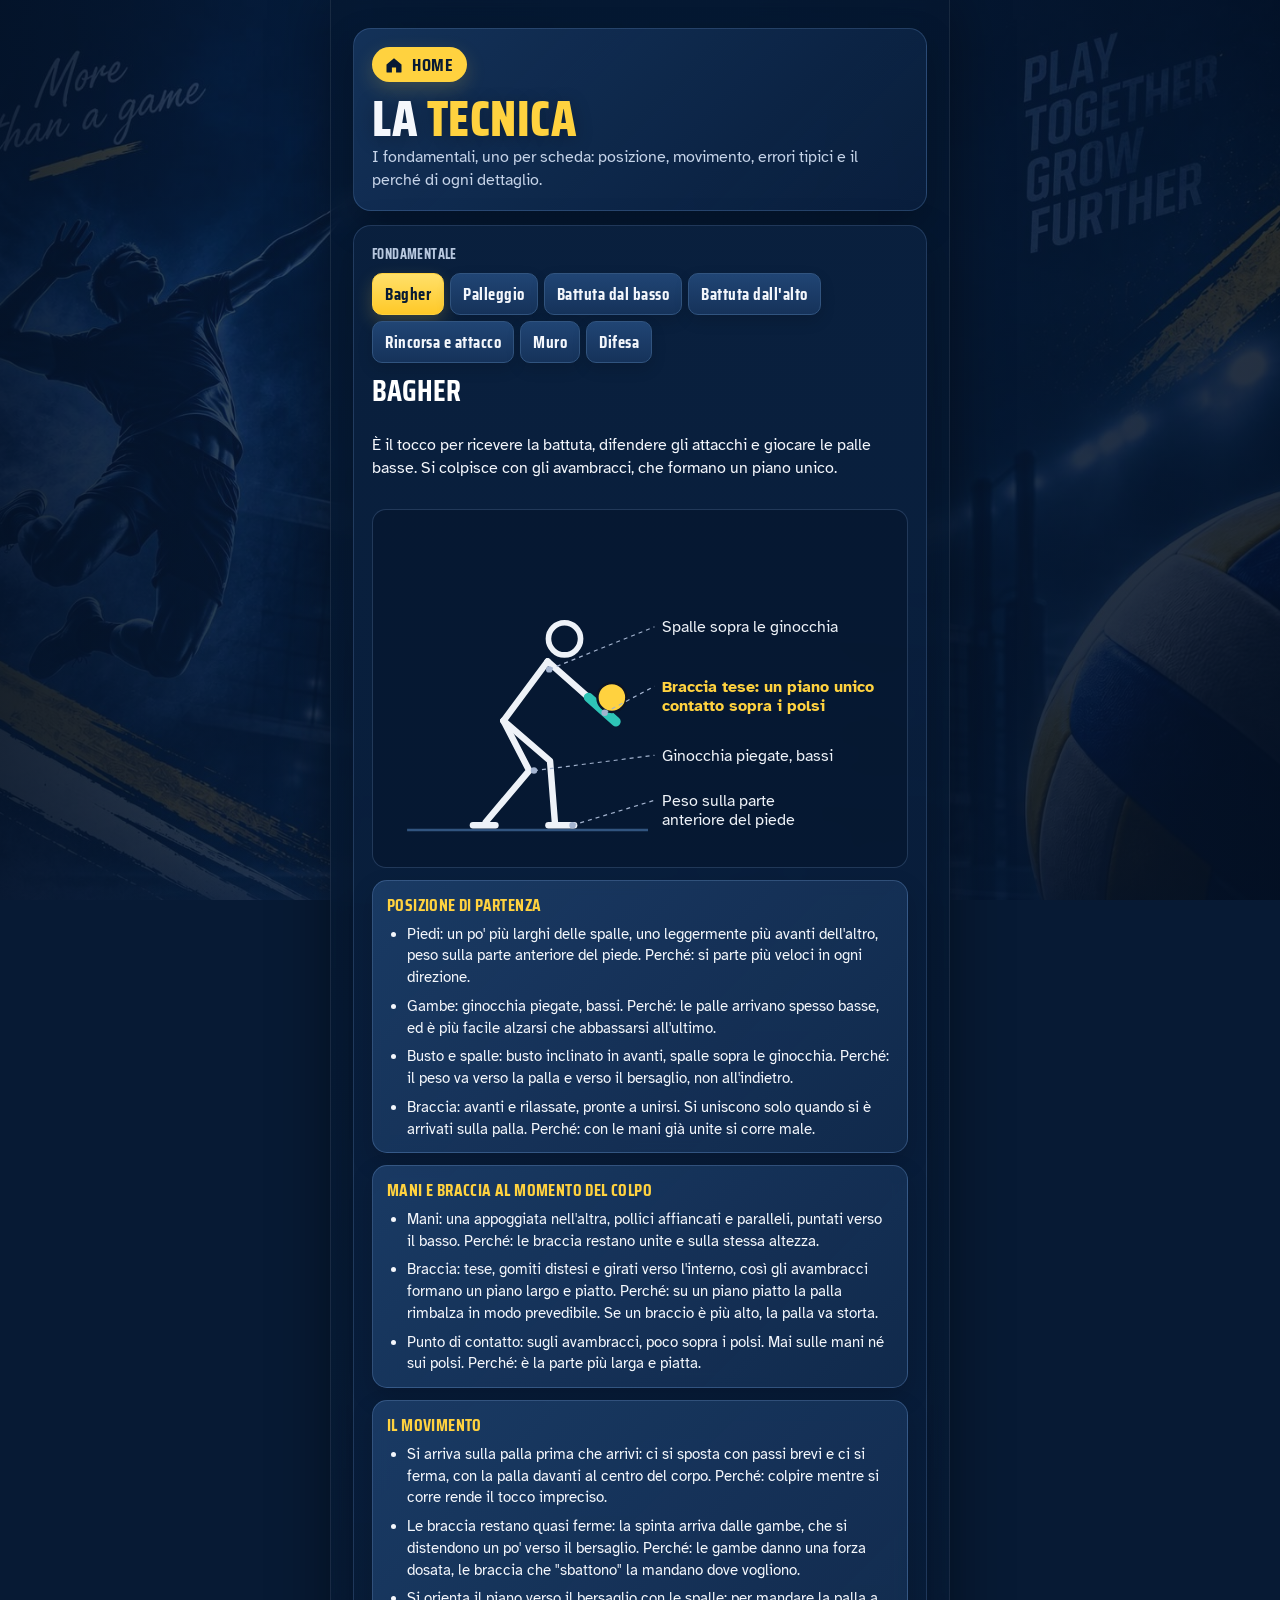
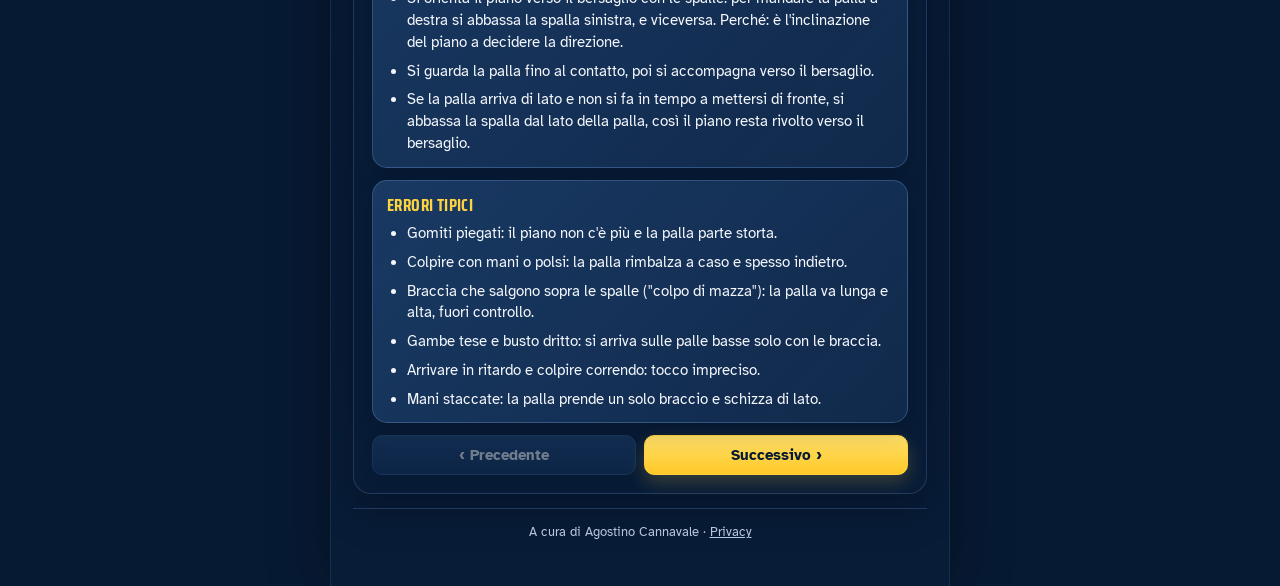
<file: tecnica/index.html>
<!DOCTYPE html>
<html lang="it">
<head>
<meta charset="utf-8">
<meta name="viewport" content="width=device-width, initial-scale=1">
<title>Tecnica</title>
<link rel="stylesheet" href="../fonts/fonts.css">
<meta name="description" content="I fondamentali: posizione, movimento ed errori.">
<meta name="theme-color" content="#0b1426">
<link rel="icon" href="../favicon.svg" type="image/svg+xml">
<link rel="icon" href="../favicon-32.png" sizes="32x32" type="image/png">
<link rel="apple-touch-icon" href="../apple-touch-icon.png">
<link rel="manifest" href="../manifest.webmanifest">
<meta property="og:type" content="website">
<meta property="og:site_name" content="Lavagna Volley">
<meta property="og:locale" content="it_IT">
<meta property="og:title" content="La tecnica · Lavagna Volley">
<meta property="og:description" content="I fondamentali: posizione, movimento ed errori.">
<meta property="og:url" content="https://neoramses14031984.github.io/lavagna-volley/tecnica/">
<meta property="og:image" content="https://neoramses14031984.github.io/lavagna-volley/og-image.jpg">
<meta property="og:image:width" content="1200">
<meta property="og:image:height" content="630">
<meta property="og:image:alt" content="Lavagna Volley: dalla lavagna al campo">
<meta name="twitter:card" content="summary_large_image">
<style>
:root{
  --night:#0f1d33;
  --panel:#172a4b;
  --line:#2a4069;
  --text:#eef2f8;
  --muted:#a3b3cf;
  --court:#e2843f;
  --freezone:#2563a8;
  --ball:#ffd23f;
  --libero:#2ec4b6;
  --good:#4cc38a;
  --bad:#ff6b6b;
  --display:"Saira Condensed","Arial Narrow",sans-serif;
  --body:"Atkinson Hyperlegible",system-ui,-apple-system,"Segoe UI",sans-serif;
  color-scheme:dark;
}
*{box-sizing:border-box}
html,body{margin:0}
body{background:var(--night);color:var(--text);font-family:var(--body);font-size:16px;line-height:1.45;-webkit-text-size-adjust:100%}
.wrap{max-width:560px;margin:0 auto;padding:16px 16px 40px;display:flex;flex-direction:column;gap:14px}
header{display:flex;flex-direction:column;gap:2px}
a.home{align-self:flex-start;display:inline-flex;align-items:center;gap:8px;font-family:var(--display);font-weight:700;font-size:18px;text-transform:uppercase;letter-spacing:.5px;color:var(--night);background:var(--ball);text-decoration:none;border-radius:10px;padding:8px 14px 7px 12px;margin-bottom:10px;line-height:1}
a.home:hover{filter:brightness(1.06)}
a.home:focus-visible{outline:3px solid var(--libero);outline-offset:2px}
h1{font-family:var(--display);font-weight:800;font-size:40px;line-height:1;margin:0;letter-spacing:.5px;text-transform:uppercase;text-wrap:balance}
h1 span{color:var(--ball)}
.sub{color:var(--muted);font-size:15px;margin:0}
nav{display:grid;grid-template-columns:repeat(5,1fr);gap:5px;position:sticky;top:0;z-index:5;background:var(--night);padding:8px 0}
nav a{font-family:var(--display);font-weight:700;font-size:15px;text-transform:uppercase;letter-spacing:.4px;text-align:center;text-decoration:none;color:var(--muted);background:var(--panel);border:1px solid var(--line);border-radius:10px;padding:9px 4px;line-height:1.05}
nav a[aria-current="page"]{color:var(--night);background:var(--ball);border-color:var(--ball)}
nav a:focus-visible,button:focus-visible{outline:3px solid var(--libero);outline-offset:2px}
section[hidden]{display:none}
section{display:flex;flex-direction:column;gap:12px}
h2{font-family:var(--display);font-weight:700;font-size:26px;text-transform:uppercase;margin:0;line-height:1.05}
.lead{margin:0;color:var(--muted)}
.chips{display:flex;flex-wrap:wrap;gap:6px}
button{font-family:var(--body);font-size:15px;font-weight:700;color:var(--text);background:var(--panel);border:1px solid var(--line);border-radius:10px;padding:10px 14px;cursor:pointer;touch-action:manipulation}
button.chip{padding:7px 12px;font-family:var(--display);font-size:17px;letter-spacing:.5px}
button.chip[aria-pressed="true"]{background:var(--ball);color:var(--night);border-color:var(--ball)}
button.primary{background:var(--ball);color:var(--night);border-color:var(--ball)}
button:disabled{opacity:.45;cursor:default}
.row{display:flex;gap:8px;flex-wrap:wrap}
.row button{flex:1 1 auto}
.stage{display:grid;grid-template-columns:repeat(3,1fr);gap:6px}
.stage button{padding:9px 6px;font-size:14px;line-height:1.15}
.stage button[aria-pressed="true"]{background:var(--libero);color:var(--night);border-color:var(--libero)}
.courtbox{background:var(--freezone);border-radius:14px;padding:6px;box-shadow:0 10px 30px rgba(0,0,0,.35)}
svg.court{display:block;width:100%;height:auto;user-select:none;-webkit-user-select:none}
svg.drag{touch-action:none}
.tok{transition:transform .75s cubic-bezier(.45,.05,.25,1),opacity .5s}
.tok.dragging{transition:none}
.tok circle{stroke-width:6}
.tok text{font-family:var(--display);font-weight:800;font-size:46px;text-anchor:middle;dominant-baseline:central;pointer-events:none}
.tok.hit circle{stroke:var(--bad);stroke-width:14}
.tok.ok circle{stroke:var(--good);stroke-width:14}
.card{background:var(--panel);border:1px solid var(--line);border-radius:12px;padding:12px 14px;display:flex;flex-direction:column;gap:6px}
.card p{margin:0}
.card .k{font-family:var(--display);font-weight:700;text-transform:uppercase;letter-spacing:.4px;color:var(--ball);font-size:15px}
.lines{display:grid;grid-template-columns:auto 1fr;gap:3px 10px;font-size:15px}
.lines b{font-family:var(--display);font-weight:700;color:var(--muted);text-transform:uppercase;letter-spacing:.3px}
.zonegrid{display:grid;grid-template-columns:repeat(3,1fr);gap:4px;font-size:14px;text-align:center}
.zonegrid div{background:var(--night);border-radius:8px;padding:5px 2px}
.zonegrid small{display:block;color:var(--muted);font-size:12px}
.zonegrid strong{font-family:var(--display);font-size:20px}
.score{display:flex;justify-content:space-between;font-family:var(--display);font-size:20px;font-weight:700;text-transform:uppercase}
.score span:last-child{color:var(--ball)}
.feedback{border-left:5px solid var(--line)}
.feedback.good{border-left-color:var(--good)}
.feedback.bad{border-left-color:var(--bad)}
.feedback .verdict{font-family:var(--display);font-size:22px;font-weight:800;text-transform:uppercase}
.feedback.good .verdict{color:var(--good)}
.feedback.bad .verdict{color:var(--bad)}
.opts{display:flex;flex-direction:column;gap:8px}
.opts button{text-align:left;font-weight:400;padding:12px 14px}
.opts button.right{border-color:var(--good);background:rgba(76,195,138,.18)}
.opts button.wrong{border-color:var(--bad);background:rgba(255,107,107,.16)}
.q{font-size:18px;font-weight:700;margin:0}
.legend{display:flex;flex-wrap:wrap;gap:6px 14px;font-size:13px;color:var(--muted)}
.legend i{display:inline-block;width:12px;height:12px;border-radius:50%;margin-right:5px;vertical-align:-1px}
.save{display:flex;gap:8px;flex-wrap:wrap}
.save input{flex:1 1 160px;font:inherit;font-size:16px;color:var(--text);background:var(--night);border:1px solid var(--line);border-radius:10px;padding:10px 12px}
.save input:focus-visible{outline:3px solid var(--libero);outline-offset:1px}
.board{width:100%;border-collapse:collapse;font-size:15px}
.board th{font-family:var(--display);text-transform:uppercase;letter-spacing:.3px;color:var(--muted);text-align:left;font-weight:700;padding:4px 6px;border-bottom:1px solid var(--line)}
.board td{padding:7px 6px;border-bottom:1px solid var(--line);font-variant-numeric:tabular-nums}
.board td.n{text-align:right;font-family:var(--display);font-size:20px;font-weight:800;color:var(--ball)}
.board tr:first-child td{font-weight:700}
footer{color:var(--muted);font-size:13px;text-align:center;padding-top:6px;border-top:1px solid var(--line)}
@media (prefers-reduced-motion:reduce){.tok{transition:none}}
</style>

<style id="visual-restyling-only">
:root{--night:#071a34;--panel:#112b4e;--line:#31547f;--text:#f4f7fc;--muted:#b8c8df;--ball:#ffd23f;--libero:#2ec4b6}
html{min-height:100%;background:#071a34}
body{min-height:100vh;background-color:#071a34;background-image:linear-gradient(90deg,rgba(4,18,38,.84),rgba(7,26,52,.59) 29%,rgba(7,26,52,.74) 52%,rgba(3,15,33,.79)),linear-gradient(180deg,rgba(6,22,45,.15),rgba(6,22,45,.58)),url("../volley-bg.jpg");background-size:cover;background-position:center top;background-repeat:no-repeat;background-attachment:fixed}
.wrap{position:relative;max-width:620px;min-height:100vh;padding:28px 22px 44px;background:linear-gradient(180deg,rgba(5,23,47,.70),rgba(8,29,57,.84));border-left:1px solid rgba(255,255,255,.08);border-right:1px solid rgba(255,255,255,.08);box-shadow:0 0 55px rgba(0,0,0,.4);backdrop-filter:blur(8px);-webkit-backdrop-filter:blur(8px)}
header{padding:18px;border:1px solid rgba(129,171,230,.22);border-radius:18px;background:linear-gradient(135deg,rgba(22,53,94,.88),rgba(11,34,65,.72));box-shadow:0 14px 35px rgba(0,0,0,.22)}
a.home{border-radius:999px;box-shadow:0 7px 20px rgba(255,210,63,.18);transition:transform .18s ease,filter .18s ease,box-shadow .18s ease}a.home:hover{transform:translateY(-1px);box-shadow:0 10px 24px rgba(255,210,63,.25)}
h1{font-size:clamp(38px,8vw,50px);text-shadow:0 3px 18px rgba(0,0,0,.28)}.sub{font-size:16px;color:#c5d3e8}
nav{top:8px;padding:8px;border:1px solid rgba(129,171,230,.22);border-radius:16px;background:rgba(7,25,51,.88);box-shadow:0 12px 30px rgba(0,0,0,.25);backdrop-filter:blur(12px);-webkit-backdrop-filter:blur(12px)}
nav a{border-radius:11px;background:rgba(29,63,108,.72);transition:transform .16s ease,background .16s ease,border-color .16s ease}nav a:hover{transform:translateY(-1px);background:rgba(39,81,137,.9);color:#fff}nav a[aria-current="page"]{box-shadow:0 6px 18px rgba(255,210,63,.18)}
section:not([hidden]){padding:18px;border:1px solid rgba(129,171,230,.20);border-radius:18px;background:linear-gradient(180deg,rgba(11,34,65,.84),rgba(8,28,55,.91));box-shadow:0 16px 40px rgba(0,0,0,.25)}
h2{font-size:30px;color:#fff}
button{background:linear-gradient(180deg,rgba(33,70,118,.97),rgba(22,51,91,.97));box-shadow:0 6px 15px rgba(0,0,0,.14);transition:transform .16s ease,filter .16s ease,border-color .16s ease}button:hover:not(:disabled){transform:translateY(-1px);filter:brightness(1.08);border-color:rgba(255,255,255,.3)}button:active:not(:disabled){transform:translateY(0)}
button.primary,button.chip[aria-pressed="true"]{background:linear-gradient(180deg,#ffe06a,#ffc928);box-shadow:0 7px 18px rgba(255,210,63,.2)}.stage button[aria-pressed="true"]{background:linear-gradient(180deg,#45d8c8,#28afaa);box-shadow:0 7px 18px rgba(46,196,182,.18)}
.card{background:linear-gradient(135deg,rgba(28,61,104,.9),rgba(18,44,79,.85));border-color:rgba(134,177,235,.27);border-radius:15px;box-shadow:0 10px 25px rgba(0,0,0,.16);backdrop-filter:blur(7px);-webkit-backdrop-filter:blur(7px)}
.courtbox{padding:8px;border:1px solid rgba(255,255,255,.14);border-radius:18px;background:linear-gradient(145deg,rgba(41,108,173,.94),rgba(22,72,131,.96));box-shadow:0 18px 38px rgba(0,0,0,.33),inset 0 1px 0 rgba(255,255,255,.14);overflow:hidden}
.save input{background:rgba(4,20,42,.72);border-color:rgba(132,174,232,.28)}footer{padding:14px 8px 0;border-top-color:rgba(129,171,230,.22);color:#b9c8de}
@media(max-width:700px){body{background-position:36% top;background-attachment:scroll}.wrap{max-width:none;padding:12px 10px 30px;border:0;background:linear-gradient(180deg,rgba(5,22,45,.87),rgba(7,27,53,.94));backdrop-filter:blur(5px);-webkit-backdrop-filter:blur(5px)}header,section:not([hidden]){padding:14px;border-radius:15px}nav{top:4px;gap:4px;padding:6px}nav a{font-size:13px;padding:9px 2px}h1{font-size:39px}h2{font-size:27px}}
@media(max-width:420px){nav{grid-template-columns:repeat(5,minmax(0,1fr))}nav a{font-size:12px;letter-spacing:0}.lines{grid-template-columns:1fr;gap:1px}.lines span{margin-bottom:7px}}
@media(prefers-reduced-motion:reduce){a.home,nav a,button{transition:none}}
</style>

<style>
.ctrl{display:flex;flex-direction:column;gap:8px}
.ctrl .k{font-family:var(--display);font-weight:700;text-transform:uppercase;letter-spacing:.4px;color:var(--muted);font-size:14px;margin:0}
.draw{background:rgba(4,20,42,.55);border:1px solid rgba(132,174,232,.22);border-radius:14px;padding:10px}
.draw svg{display:block;width:100%;height:auto}
.intro{font-size:16px}
ul.pts{margin:0;padding-left:20px;display:flex;flex-direction:column;gap:7px;font-size:15px}
.card h3{font-family:var(--display);font-weight:700;text-transform:uppercase;letter-spacing:.4px;color:var(--ball);font-size:17px;margin:0}
.nav2{display:flex;gap:8px}
.nav2 button{flex:1}
</style>
</head>
<body>
<div class="wrap">
  <header>
    <a class="home" href="https://neoramses14031984.github.io/lavagna-volley/" aria-label="Torna alla home di Lavagna Volley"><svg viewBox="0 0 24 24" width="20" height="20" aria-hidden="true"><path d="M3 11.5 12 4l9 7.5V20a1 1 0 0 1-1 1h-5.5v-6h-5v6H4a1 1 0 0 1-1-1z" fill="currentColor"/></svg>Home</a>
    <h1>La <span>tecnica</span></h1>
    <p class="sub">I fondamentali, uno per scheda: posizione, movimento, errori tipici e il perché di ogni dettaglio.</p>
  </header>
  <section aria-labelledby="t-tec">
    <h2 id="t-tec" hidden>Tecnica</h2>
    <div class="ctrl"><p class="k">Fondamentale</p><div class="chips" id="chips" role="group" aria-label="Fondamentale"></div></div>
    <div id="out" aria-live="polite"></div>
    <div class="nav2"><button id="prev">‹ Precedente</button><button id="next" class="primary">Successivo ›</button></div>
  </section>
  <footer>A cura di Agostino Cannavale · <a href="../privacy/" style="color:inherit">Privacy</a></footer>
</div>
<script>
(function(){
"use strict";
const W="#eef2f8", B="#ffd23f", T="#2ec4b6", M="#a3b3cf", G="#31547f";
function fig(parts){ return parts.join(""); }
function line(x1,y1,x2,y2,c,w){ return `<line x1="${x1}" y1="${y1}" x2="${x2}" y2="${y2}" stroke="${c||W}" stroke-width="${w||8}" stroke-linecap="round"/>`; }
function pl(pts,c,w){ return `<polyline points="${pts}" fill="none" stroke="${c||W}" stroke-width="${w||8}" stroke-linecap="round" stroke-linejoin="round"/>`; }
function head(x,y){ return `<circle cx="${x}" cy="${y}" r="20" fill="none" stroke="${W}" stroke-width="7"/>`; }
function ball(x,y){ return `<circle cx="${x}" cy="${y}" r="18" fill="${B}" stroke="#0b1426" stroke-width="3"/>`; }
function ground(){ return `<line x1="30" y1="386" x2="330" y2="386" stroke="${G}" stroke-width="3"/>`; }
function lab(px,py,y,lines,strong){ const t=lines.map((s,i)=>`<tspan x="348" dy="${i?24:0}">${s}</tspan>`).join(""); return `<line x1="${px}" y1="${py}" x2="338" y2="${y-7}" stroke="${M}" stroke-width="1.5" stroke-dasharray="5 5"/><circle cx="${px}" cy="${py}" r="4" fill="${M}"/><text x="348" y="${y}" font-family="Atkinson Hyperlegible, Arial, sans-serif" font-size="20" fill="${strong?B:W}" ${strong?'font-weight="700"':''}>${t}</text>`; }
function svg(body,h){ return `<svg viewBox="0 0 640 ${h||420}" role="img">${body}</svg>`; }

const DRAW={
bagher: svg(fig([ground(), pl("150,250 182,312 128,376"), pl("150,250 208,300 214,376"), line(112,380,140,380), line(206,380,238,380), line(150,250,205,176), line(205,176,256,221), line(256,221,290,251,T,12), head(226,148), ball(285,221),
  lab(207,186,140,["Spalle sopra le ginocchia"]), lab(276,240,214,["Braccia tese: un piano unico","contatto sopra i polsi"],true), lab(188,312,300,["Ginocchia piegate, bassi"]), lab(236,380,356,["Peso sulla parte","anteriore del piede"])])),
palleggio: svg(fig([ground(), pl("170,240 198,306 210,376"), pl("170,240 158,310 136,376"), line(196,380,226,380), line(122,380,150,380), line(170,240,176,150), pl("176,150 224,138 214,96"), line(202,96,228,88,T,10), head(186,120), ball(222,66),
  lab(220,90,74,["Mani sopra la fronte,","a coppa, dita rilassate"],true), lab(224,138,150,["Gomiti larghi, in fuori"]), lab(174,200,214,["Busto dritto, rivolto","verso il bersaglio"]), lab(198,306,310,["Ginocchia piegate,","pronte a spingere"])])),
basso: svg(fig([ground(), pl("170,240 205,305 225,376"), pl("170,240 150,310 128,376"), line(214,380,244,380), line(114,380,142,380), line(170,240,185,155), line(185,155,232,232), line(185,155,122,248,T,10), head(196,126), ball(244,246),
  `<path d="M128 262 Q186 316 232 268" fill="none" stroke="${T}" stroke-width="4" stroke-dasharray="10 8"/>`, `<path d="M150 404 L222 404" stroke="${M}" stroke-width="3"/><path d="M214 398 L224 404 L214 410" fill="none" stroke="${M}" stroke-width="3"/>`,
  lab(160,292,250,["Braccio teso, va e torna","come un pendolo"],true), lab(252,240,170,["Palla nella mano sinistra,","all'altezza della vita"]), lab(225,376,336,["Il peso passa dal piede","dietro a quello davanti"])]),432),
alto: svg(fig([ground(), pl("170,240 205,305 225,376"), pl("170,240 150,310 128,376"), line(214,380,244,380), line(114,380,142,380), line(170,240,180,150), pl("180,150 140,132 146,84",T,10), line(180,150,236,90), head(174,120), ball(230,40),
  lab(230,40,40,["Lancio basso, davanti alla","spalla, senza rotazione"],true), lab(140,132,130,["Gomito alto, mano","vicino all'orecchio"]), lab(146,86,210,["Colpo secco al centro","della palla, polso fermo"]), lab(225,376,330,["Nel colpo il peso","va sul piede avanti"])])),
attacco: svg(fig([`<line x1="30" y1="36" x2="330" y2="36" stroke="${W}" stroke-width="6" stroke-dasharray="14 8"/>`, `<text x="40" y="24" font-family="Saira Condensed, Arial Narrow, sans-serif" font-size="20" fill="${M}" letter-spacing="2">RETE</text>`,
  `<path d="M70 372 L120 300 L196 196 L212 120" fill="none" stroke="${M}" stroke-width="2.5" stroke-dasharray="6 8"/>`,
  `<ellipse cx="120" cy="300" rx="13" ry="24" transform="rotate(35 120 300)" fill="none" stroke="${W}" stroke-width="5"/>`, `<text x="88" y="296" font-family="Saira Condensed, sans-serif" font-weight="800" font-size="30" fill="${B}">1</text>`,
  `<ellipse cx="196" cy="200" rx="13" ry="26" transform="rotate(35 196 200)" fill="none" stroke="${W}" stroke-width="5"/>`, `<text x="216" y="214" font-family="Saira Condensed, sans-serif" font-weight="800" font-size="30" fill="${B}">2</text>`,
  `<ellipse cx="168" cy="178" rx="13" ry="24" transform="rotate(35 168 178)" fill="${T}" fill-opacity=".35" stroke="${T}" stroke-width="5"/>`, `<text x="132" y="172" font-family="Saira Condensed, sans-serif" font-weight="800" font-size="30" fill="${B}">3</text>`,
  `<circle cx="204" cy="112" r="10" fill="${B}"/><path d="M196 196 L204 124" stroke="${B}" stroke-width="3"/>`,
  lab(120,300,300,["1 sinistro: corto,","di direzione"]), lab(196,200,214,["2 destro: lungo e veloce,","braccia indietro"],true), lab(168,178,128,["3 sinistro: chiude accanto","al destro, stacco a due piedi"]), lab(70,372,380,["Partenza larga, a 3-4 m","dalla rete (destri)"])]),420),
muro: svg(fig([ground(), `<line x1="300" y1="106" x2="300" y2="204" stroke="${W}" stroke-width="4"/><line x1="300" y1="204" x2="300" y2="386" stroke="${G}" stroke-width="4"/><rect x="292" y="100" width="16" height="10" fill="${W}"/>`,
  pl("238,214 254,268 246,330"), pl("238,214 226,272 222,332"), line(234,334,260,334), line(208,336,234,336), line(238,214,252,132), line(252,132,318,62), line(306,70,330,54,T,10), head(226,104),
  `<text x="306" y="226" font-family="Saira Condensed, sans-serif" font-size="18" fill="${M}">rete</text>`,
  lab(322,58,50,["Mani oltre la rete:","dita aperte e tese"],true), lab(284,98,150,["Braccia dritte e vicine","alla rete, senza","caricarle indietro"]), lab(246,334,320,["Piedi paralleli alla rete,","salto a due piedi"])])),
difesa: svg(fig([ground(), pl("165,268 135,322 105,376"), pl("165,268 222,312 242,376"), line(90,380,118,380), line(232,380,262,380), line(165,268,225,202), line(225,202,288,262), line(262,238,288,262,T,10), head(246,176),
  lab(200,232,172,["Busto avanti,","peso sugli avampiedi"]), lab(278,252,250,["Braccia avanti,","staccate dal corpo"],true), lab(140,318,320,["Molto bassi:","ginocchia piegate"]), lab(250,380,376,["Fermi al momento del colpo"])]))
};

const SCHEDE=[
{id:"bagher",name:"Bagher",intro:"È il tocco per ricevere la battuta, difendere gli attacchi e giocare le palle basse. Si colpisce con gli avambracci, che formano un piano unico.",sec:[
["Posizione di partenza",["Piedi: un po' più larghi delle spalle, uno leggermente più avanti dell'altro, peso sulla parte anteriore del piede. Perché: si parte più veloci in ogni direzione.","Gambe: ginocchia piegate, bassi. Perché: le palle arrivano spesso basse, ed è più facile alzarsi che abbassarsi all'ultimo.","Busto e spalle: busto inclinato in avanti, spalle sopra le ginocchia. Perché: il peso va verso la palla e verso il bersaglio, non all'indietro.","Braccia: avanti e rilassate, pronte a unirsi. Si uniscono solo quando si è arrivati sulla palla. Perché: con le mani già unite si corre male."]],
["Mani e braccia al momento del colpo",["Mani: una appoggiata nell'altra, pollici affiancati e paralleli, puntati verso il basso. Perché: le braccia restano unite e sulla stessa altezza.","Braccia: tese, gomiti distesi e girati verso l'interno, così gli avambracci formano un piano largo e piatto. Perché: su un piano piatto la palla rimbalza in modo prevedibile. Se un braccio è più alto, la palla va storta.","Punto di contatto: sugli avambracci, poco sopra i polsi. Mai sulle mani né sui polsi. Perché: è la parte più larga e piatta."]],
["Il movimento",["Si arriva sulla palla prima che arrivi: ci si sposta con passi brevi e ci si ferma, con la palla davanti al centro del corpo. Perché: colpire mentre si corre rende il tocco impreciso.","Le braccia restano quasi ferme: la spinta arriva dalle gambe, che si distendono un po' verso il bersaglio. Perché: le gambe danno una forza dosata, le braccia che \"sbattono\" la mandano dove vogliono.","Si orienta il piano verso il bersaglio con le spalle: per mandare la palla a destra si abbassa la spalla sinistra, e viceversa. Perché: è l'inclinazione del piano a decidere la direzione.","Si guarda la palla fino al contatto, poi si accompagna verso il bersaglio.","Se la palla arriva di lato e non si fa in tempo a mettersi di fronte, si abbassa la spalla dal lato della palla, così il piano resta rivolto verso il bersaglio."]],
["Errori tipici",["Gomiti piegati: il piano non c'è più e la palla parte storta.","Colpire con mani o polsi: la palla rimbalza a caso e spesso indietro.","Braccia che salgono sopra le spalle (\"colpo di mazza\"): la palla va lunga e alta, fuori controllo.","Gambe tese e busto dritto: si arriva sulle palle basse solo con le braccia.","Arrivare in ritardo e colpire correndo: tocco impreciso.","Mani staccate: la palla prende un solo braccio e schizza di lato."]]]},
{id:"palleggio",name:"Palleggio",intro:"È il tocco per alzare, il fondamentale del palleggiatore. Si usa anche per ricevere le palle alte e facili. Si colpisce con le dita, sopra la fronte.",sec:[
["Posizione di partenza",["Piedi: alla larghezza delle spalle, uno leggermente avanti. Perché: si sta in equilibrio e si può spingere in avanti.","Gambe: ginocchia leggermente piegate, pronte a spingere.","Busto: dritto, rivolto verso dove deve andare la palla. Perché: la palla parte nella direzione in cui guarda il corpo.","Mani: si alzano presto, sopra e davanti alla fronte, prima che arrivi la palla. Perché: alzarle all'ultimo fa toccare la palla bassa e storta."]],
["Mani al momento del colpo",["Le mani formano una coppa, come se tenessero un pallone: dita aperte e rilassate, pollici e indici che formano un triangolo da cui si guarda la palla. Perché: più dita toccano la palla, più il tocco è morbido e preciso.","Pollici rivolti verso gli occhi, non in avanti. Perché: un pollice in avanti prende la palla di punta, la devia e fa male.","Gomiti larghi, in fuori. Perché: le mani restano aperte e le braccia possono spingere.","Contatto con i polpastrelli e le prime falangi, mai con i palmi. Perché: con i palmi la palla si ferma ed è \"trattenuta\", cioè fallo.","Le due mani toccano la palla insieme. Se parte prima da una e poi dall'altra è una \"doppia\": in alzata è fallo."]],
["Il movimento",["Si arriva sotto la palla prima che arrivi e ci si ferma, con la palla sopra la fronte. Perché: colpirla di lato o in corsa la manda storta.","La spinta parte dalle gambe, passa nelle braccia che si distendono e finisce nei polsi e nelle dita, tutto in un unico movimento. Perché: le sole braccia non danno né forza né controllo.","Si accompagna la palla: alla fine le braccia sono distese verso il bersaglio.","Alzata dietro: la palla va un po' più sopra la testa, la schiena si inarca e le mani spingono verso l'alto e indietro."]],
["Errori tipici",["Mani basse, davanti al viso o al petto: la palla parte bassa e la si trattiene.","Palmi sulla palla: palla trattenuta, fallo.","Pollici in avanti e gomiti chiusi: la palla scivola tra le mani.","Palla di lato al corpo: l'alzata va storta.","Solo braccia, senza gambe: l'alzata è corta.","Dita rigide: la palla rimbalza invece di essere accompagnata."]]]},
{id:"basso",name:"Battuta dal basso",intro:"È la battuta più sicura per chi inizia: poco potente, ma entra quasi sempre. All'inizio conta di più una battuta che entra di una forte che finisce in rete. Scritta per chi colpisce con la destra: per i mancini è tutto a specchio.",sec:[
["Posizione di partenza",["Dietro la linea di fondo, senza toccarla, con il corpo rivolto verso dove vuoi mandare la palla.","Piedi: il sinistro avanti, il destro dietro, alla larghezza delle spalle. Perché: si sposta il peso in avanti nella direzione della battuta.","Gambe e busto: ginocchia leggermente piegate, busto un po' in avanti, peso sul piede dietro.","Palla: nella mano sinistra, a braccio quasi teso, davanti al fianco destro, all'altezza della vita. Perché: così è già sulla traiettoria del braccio che colpisce.","Mano che colpisce: pugno chiuso, si colpisce con la parte piatta (lato del palmo), oppure mano aperta e rigida, colpendo con la base del palmo."]],
["Il movimento",["Il braccio destro, teso, va indietro e torna avanti come un pendolo. Perché: è un movimento semplice da ripetere sempre uguale, e la precisione nasce da lì.","Mentre il braccio torna avanti, il peso passa dal piede dietro al piede davanti. Perché: la forza viene dal corpo che avanza, non dal braccio che spinge.","Appena prima del colpo la mano sinistra lascia la palla, o la alza appena. Per regola la palla va lanciata o lasciata dalla mano prima di colpirla: non si può colpirla mentre è ancora appoggiata.","Si colpisce la palla un po' sotto il centro. Perché: così sale quanto basta per superare la rete.","Si guarda la palla fino al contatto, poi si accompagna: il braccio finisce in avanti, verso il bersaglio, all'altezza delle spalle.","Dopo il colpo si entra subito in campo nel proprio posto."]],
["Errori tipici",["Colpire troppo sotto: la palla va alta e corta, facile da ricevere.","Colpire al centro o sopra: la palla va in rete.","Braccio piegato: ogni battuta esce diversa.","Lanciare la palla in alto: è più difficile colpirla bene. Basta lasciarla o alzarla di poco.","Restare con il peso dietro: la palla non arriva.","Pestare la linea di fondo al momento del colpo: fallo."]]]},
{id:"alto",name:"Battuta dall'alto",intro:"È più tesa e più veloce di quella dal basso. Si chiama flottante perché la palla viaggia senza ruotare e negli ultimi metri oscilla in modo imprevedibile: è difficile da ricevere anche se non è potentissima. Scritta per chi colpisce con la destra.",sec:[
["Posizione di partenza",["Dietro la linea di fondo: piede sinistro avanti, destro dietro, peso sul piede dietro. Spalle e busto rivolti verso dove vuoi mandare la palla.","Palla: nella mano sinistra, o in tutte e due, davanti alla spalla destra, all'altezza del viso.","Braccio che colpisce: già alzato, gomito alto almeno quanto la spalla, mano aperta vicino all'orecchio. Perché: partendo già in alto il movimento è più corto e più preciso."]],
["Il lancio",["Basso e preciso: davanti alla spalla destra, un po' in avanti, quanto basta per colpire con il braccio quasi teso (una trentina di centimetri sopra la mano tesa). Perché: il lancio è metà della battuta. Se è storto, la battuta esce storta.","La palla sale senza ruotare: si spinge con il palmo, senza far girare le dita.","Si può lanciare una sola volta: una volta lanciata, la palla va colpita. Prima del lancio invece la si può far rimbalzare a terra o passare tra le mani, sempre entro gli 8 secondi dal fischio."]],
["Il colpo",["Il braccio si distende in avanti e in alto e colpisce la palla davanti alla spalla destra, nel punto più alto che si raggiunge.","Mano aperta e rigida, polso fermo: si colpisce con la base del palmo, al centro della palla, da dietro. Perché: un colpo secco e al centro non dà rotazione, ed è questo che fa \"flottare\" la palla.","Colpo breve: la mano si ferma subito dopo il contatto, senza la frustata del polso. Perché: con la frustata la palla ruota, cade prima e non flotta più.","Durante il colpo il peso passa sul piede avanti, anche con un piccolo passo. Perché: la forza arriva dal corpo, il braccio la trasmette.","Dopo il colpo si entra subito in campo nel proprio posto."]],
["Errori tipici",["Lancio troppo alto, dietro la testa o troppo a sinistra: si colpisce in ritardo o di lato.","Gomito basso: il braccio gira di lato e la palla va dove vuole.","Polso molle o frustata: la palla ruota e cade, oppure va in rete.","Colpire sotto il centro: la palla va lunga, fuori. Colpire sopra: in rete.","Colpire con le dita invece che con il palmo: tocco debole e impreciso.","Pensare alla forza prima che alla precisione: prima deve entrare, poi si spinge di più."]]]},
{id:"attacco",name:"Rincorsa e attacco",intro:"L'attacco è il colpo che chiude l'azione. Una buona rincorsa trasforma la corsa in salto e porta l'attaccante a colpire la palla in alto e davanti a sé. Scritta per chi attacca con la destra: per i mancini i passi sono a specchio (destro, sinistro, destro).",sec:[
["Partenza",["Si parte larghi e lontani dalla rete, a circa 3 o 4 metri, vicino alla linea laterale (in zona 4 anche un passo fuori dal campo). Perché: servono spazio per i passi e un angolo per attaccare verso il centro del campo.","Si parte quando la palla esce dalle mani del palleggiatore e si vede dove va. Perché: partire prima fa arrivare sotto la palla o nel posto sbagliato."]],
["I tre passi",["Primo passo, sinistro: corto, serve a prendere la direzione verso la palla.","Secondo passo, destro: lungo e veloce, il più importante. Le braccia vanno indietro, tese. Perché: è il passo che dà velocità, e le braccia indietro si caricano per il salto.","Terzo passo, sinistro: chiude rapido accanto al destro, i piedi quasi paralleli e appoggiati di tallone. Perché: frena la corsa e la trasforma in salto verso l'alto, non in avanti."]],
["Lo stacco e il volo",["Stacco a due piedi, ginocchia piegate, mentre le braccia salgono insieme in avanti e in alto con forza. Perché: le braccia danno una buona parte della spinta del salto.","In volo il braccio destro va indietro con il gomito alto e la mano vicino all'orecchio, il sinistro punta in alto verso la palla. Perché: il braccio sinistro aiuta a prendere la mira e a tenere le spalle in equilibrio."]],
["Il colpo",["Si colpisce la palla davanti alla spalla destra, nel punto più alto, con il braccio disteso. Perché: con la palla davanti si vede il campo e si può colpire verso il basso.","Mano aperta e rigida, che avvolge la palla, con un colpo di polso in avanti alla fine. Perché: il colpo di polso dà rotazione in avanti e fa scendere la palla dentro il campo.","Si atterra su due piedi, ginocchia piegate, senza toccare la rete e senza superare del tutto con il piede la linea centrale."]],
["Errori tipici",["Partire prima dell'alzata: si arriva sotto la palla o nel posto sbagliato.","Partire troppo vicino alla rete: non c'è spazio per i passi e si salta addosso alla rete.","Stacco su un piede solo: salto basso e corpo storto.","Palla sopra o dietro la testa: si colpisce in ritardo e la palla va lunga.","Braccio piegato al colpo: si colpisce più in basso e si finisce sul muro.","Atterrare addosso alla rete o oltre la linea centrale: fallo."]]]},
{id:"muro",name:"Muro",intro:"Il muro è il primo tentativo di fermare l'attacco avversario: o lo blocca, o lo rallenta e chiude una parte del campo ai colpi. Possono murare solo i tre giocatori di prima linea.",sec:[
["Posizione di attesa",["A rete, a circa un avambraccio di distanza, piedi paralleli alla rete alla larghezza delle spalle, ginocchia leggermente piegate. Perché: da lì si salta subito senza toccare la rete.","Mani alzate davanti alle spalle, palmi verso la rete. Perché: le braccia sono già sulla strada per salire sopra la rete."]],
["Gli spostamenti",["Per spostarsi di poco: passi laterali accostati, sempre di fronte alla rete.","Per spostarsi di molto (ad esempio il centrale che va in banda): passo incrociato, poi l'ultimo passo riporta i piedi paralleli alla rete. Perché: saltare girati fa girare anche il muro, e la palla passa di lato."]],
["Salto e mani",["Si salta a due piedi, con le braccia che salgono dritte vicino alla rete, senza caricarle indietro. Perché: le braccia lontane dalla rete lasciano spazio per far passare la palla tra mani e rete.","Mani sopra e oltre la rete, dita aperte e tese, pollici vicini tra loro, polsi fermi. Perché: più superficie per toccare la palla e niente buchi tra le dita.","Si possono passare le mani oltre la rete, ma senza toccare la palla prima del colpo dell'attaccante avversario.","Il murante vicino all'asta gira la mano esterna verso il campo avversario. Perché: la palla toccata ricade dentro invece di uscire (mani e fuori).","Si guarda l'attaccante e il suo braccio, non la palla. Perché: è il braccio che dice dove andrà il colpo."]],
["Il tempo",["Sulla palla alta in banda si salta dopo l'attaccante, perché lui salta prima.","Sul primo tempo si salta quasi insieme all'attaccante, perché la palla parte subito.","Dopo il muro si atterra su due piedi e ci si gira subito verso il proprio campo, pronti a giocare la palla."]],
["Errori tipici",["Toccare la rete tra le aste durante l'azione: fallo.","Saltare girati o in corsa: il muro si sposta di lato e lascia passare la palla.","Braccia lontane dalla rete: la palla passa tra mani e rete.","Dita chiuse o molli: la palla sfonda le mani.","Saltare troppo presto sulla palla alta: si scende mentre l'attaccante colpisce.","Chiudere gli occhi o girare la testa: non si vede il colpo."]]]},
{id:"difesa",name:"Difesa",intro:"La difesa è il bagher (o il tocco) sugli attacchi avversari. Conta più la posizione che il riflesso: chi è fermo, basso e nel posto giusto prende palle che sembrano impossibili.",sec:[
["Posizione di attesa",["Piedi più larghi delle spalle, peso in avanti sugli avampiedi, ginocchia molto piegate, busto in avanti. Perché: gli attacchi arrivano veloci e bassi, e da lì si parte in ogni direzione.","Braccia avanti e staccate dal corpo, mani davanti alle ginocchia. Perché: sono già pronte a formare il piano del bagher.","Al momento del colpo dell'attaccante si è fermi, con un piccolo assestamento sui piedi. Perché: chi si sta ancora muovendo difende male."]],
["Leggere l'attacco",["Si guardano la rincorsa, le spalle e il braccio dell'attaccante. Perché: dicono in che direzione partirà il colpo prima che parta.","Si sta fuori dall'ombra del muro, nella zona che il proprio ruolo deve coprire (lo vedi in \"Il perché\", fase Muro e difesa)."]],
["Il tocco",["Sulla palla forte le braccia non spingono: restano ferme e ammortizzano. Perché: la palla ha già tanta velocità, se la spingi va fuori.","La palla va mandata alta e verso il centro del campo. Perché: una palla alta è sempre rigiocabile, anche se non arriva precisa al palleggiatore.","Sulla palla lontana si fa un passo lungo e si abbassa la spalla dal lato della palla, così il piano resta rivolto verso il centro del campo.","Sulla palla alta e forte sopra la testa si può difendere con le mani aperte, rigide, sopra la fronte."]],
["Errori tipici",["Stare in piedi: sulle palle basse non si arriva.","Muoversi mentre l'attaccante colpisce: si va dalla parte sbagliata.","Spingere con le braccia sulla palla forte: la palla vola fuori.","Guardare solo la palla e non l'attaccante: si parte in ritardo.","Mettersi nell'ombra del muro: lì la palla difficilmente arriva.","Mandare la palla bassa e veloce verso la rete: nessuno riesce a rigiocarla."]]]}
];

let cur=0;
const m=(location.hash||"").replace("#","");
const fi=SCHEDE.findIndex(s=>s.id===m); if(fi>=0) cur=fi;
const chips=document.getElementById("chips"), out=document.getElementById("out");
SCHEDE.forEach((s,i)=>{ const b=document.createElement("button"); b.className="chip"; b.textContent=s.name; b.addEventListener("click",()=>{ cur=i; render(true); }); chips.appendChild(b); });
function render(scroll){
  const s=SCHEDE[cur];
  [...chips.children].forEach((b,i)=>b.setAttribute("aria-pressed",i===cur));
  let h=`<div style="display:flex;flex-direction:column;gap:12px"><h2>${s.name}</h2><p class="intro">${s.intro}</p><div class="draw" role="img" aria-label="Disegno: ${s.name}">${DRAW[s.id]}</div>`;
  for(const [t,items] of s.sec) h+=`<div class="card"><h3>${t}</h3><ul class="pts">${items.map(x=>`<li>${x}</li>`).join("")}</ul></div>`;
  h+=`</div>`;
  out.innerHTML=h;
  document.getElementById("prev").disabled=cur===0;
  const n=document.getElementById("next"); n.disabled=cur===SCHEDE.length-1;
  try{ history.replaceState(null,"","#"+s.id); }catch(e){}
  if(scroll) chips.scrollIntoView({block:"start",behavior:"smooth"});
}
document.getElementById("prev").addEventListener("click",()=>{ if(cur>0){ cur--; render(true); } });
document.getElementById("next").addEventListener("click",()=>{ if(cur<SCHEDE.length-1){ cur++; render(true); } });
render(false);
})();
</script>
</body>
</html>
</file>
<file: fonts/fonts.css>
@font-face {
  font-family: 'Atkinson Hyperlegible';
  font-style: normal;
  font-display: swap;
  font-weight: 400;
  src: url(atkinson-hyperlegible-latin-ext-400-normal.woff2) format('woff2');
  unicode-range: U+0100-02BA,U+02BD-02C5,U+02C7-02CC,U+02CE-02D7,U+02DD-02FF,U+0304,U+0308,U+0329,U+1D00-1DBF,U+1E00-1E9F,U+1EF2-1EFF,U+2020,U+20A0-20AB,U+20AD-20C0,U+2113,U+2C60-2C7F,U+A720-A7FF;
}
@font-face {
  font-family: 'Atkinson Hyperlegible';
  font-style: normal;
  font-display: swap;
  font-weight: 400;
  src: url(atkinson-hyperlegible-latin-400-normal.woff2) format('woff2');
  unicode-range: U+0000-00FF,U+0131,U+0152-0153,U+02BB-02BC,U+02C6,U+02DA,U+02DC,U+0304,U+0308,U+0329,U+2000-206F,U+20AC,U+2122,U+2191,U+2193,U+2212,U+2215,U+FEFF,U+FFFD;
}
@font-face {
  font-family: 'Atkinson Hyperlegible';
  font-style: normal;
  font-display: swap;
  font-weight: 700;
  src: url(atkinson-hyperlegible-latin-ext-700-normal.woff2) format('woff2');
  unicode-range: U+0100-02BA,U+02BD-02C5,U+02C7-02CC,U+02CE-02D7,U+02DD-02FF,U+0304,U+0308,U+0329,U+1D00-1DBF,U+1E00-1E9F,U+1EF2-1EFF,U+2020,U+20A0-20AB,U+20AD-20C0,U+2113,U+2C60-2C7F,U+A720-A7FF;
}
@font-face {
  font-family: 'Atkinson Hyperlegible';
  font-style: normal;
  font-display: swap;
  font-weight: 700;
  src: url(atkinson-hyperlegible-latin-700-normal.woff2) format('woff2');
  unicode-range: U+0000-00FF,U+0131,U+0152-0153,U+02BB-02BC,U+02C6,U+02DA,U+02DC,U+0304,U+0308,U+0329,U+2000-206F,U+20AC,U+2122,U+2191,U+2193,U+2212,U+2215,U+FEFF,U+FFFD;
}
@font-face {
  font-family: 'Saira Condensed';
  font-style: normal;
  font-display: swap;
  font-weight: 700;
  src: url(saira-condensed-latin-ext-700-normal.woff2) format('woff2');
  unicode-range: U+0100-02BA,U+02BD-02C5,U+02C7-02CC,U+02CE-02D7,U+02DD-02FF,U+0304,U+0308,U+0329,U+1D00-1DBF,U+1E00-1E9F,U+1EF2-1EFF,U+2020,U+20A0-20AB,U+20AD-20C0,U+2113,U+2C60-2C7F,U+A720-A7FF;
}
@font-face {
  font-family: 'Saira Condensed';
  font-style: normal;
  font-display: swap;
  font-weight: 700;
  src: url(saira-condensed-latin-700-normal.woff2) format('woff2');
  unicode-range: U+0000-00FF,U+0131,U+0152-0153,U+02BB-02BC,U+02C6,U+02DA,U+02DC,U+0304,U+0308,U+0329,U+2000-206F,U+20AC,U+2122,U+2191,U+2193,U+2212,U+2215,U+FEFF,U+FFFD;
}
@font-face {
  font-family: 'Saira Condensed';
  font-style: normal;
  font-display: swap;
  font-weight: 800;
  src: url(saira-condensed-latin-ext-800-normal.woff2) format('woff2');
  unicode-range: U+0100-02BA,U+02BD-02C5,U+02C7-02CC,U+02CE-02D7,U+02DD-02FF,U+0304,U+0308,U+0329,U+1D00-1DBF,U+1E00-1E9F,U+1EF2-1EFF,U+2020,U+20A0-20AB,U+20AD-20C0,U+2113,U+2C60-2C7F,U+A720-A7FF;
}
@font-face {
  font-family: 'Saira Condensed';
  font-style: normal;
  font-display: swap;
  font-weight: 800;
  src: url(saira-condensed-latin-800-normal.woff2) format('woff2');
  unicode-range: U+0000-00FF,U+0131,U+0152-0153,U+02BB-02BC,U+02C6,U+02DA,U+02DC,U+0304,U+0308,U+0329,U+2000-206F,U+20AC,U+2122,U+2191,U+2193,U+2212,U+2215,U+FEFF,U+FFFD;
}
</file>
